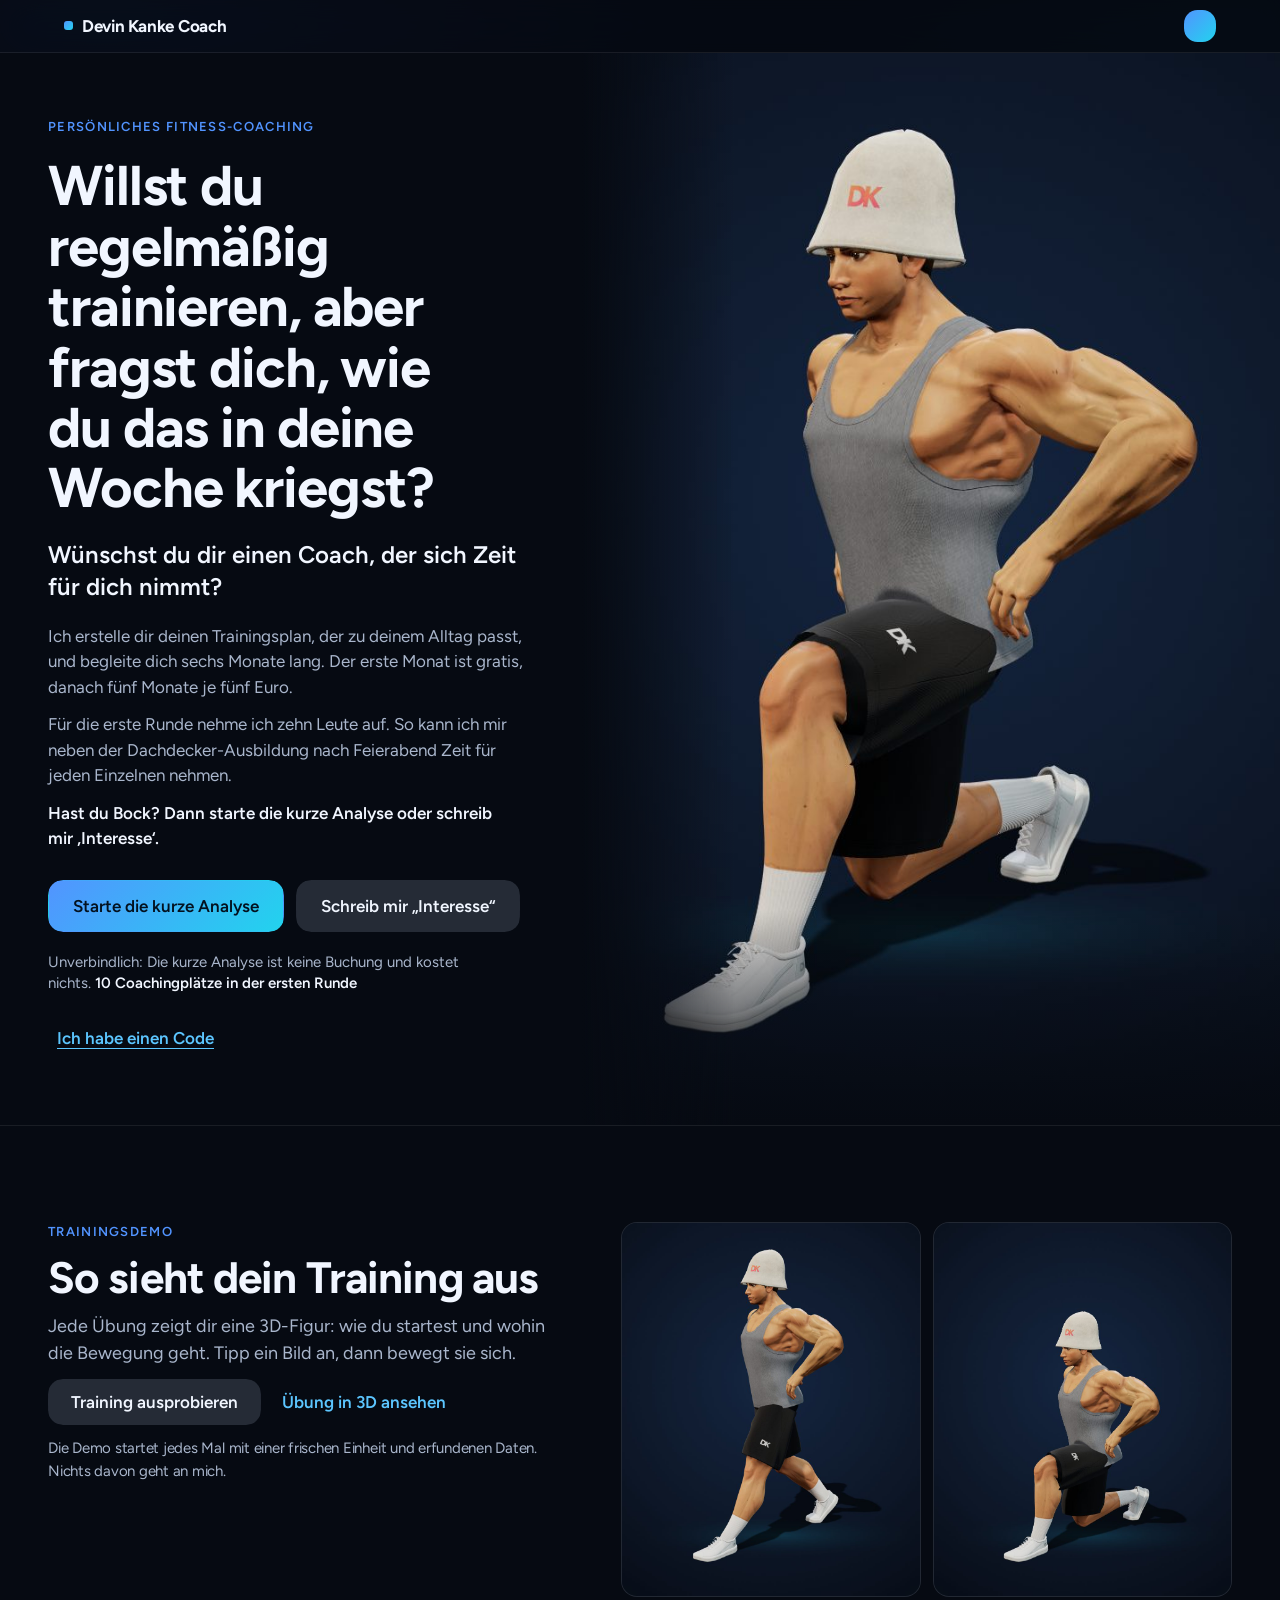
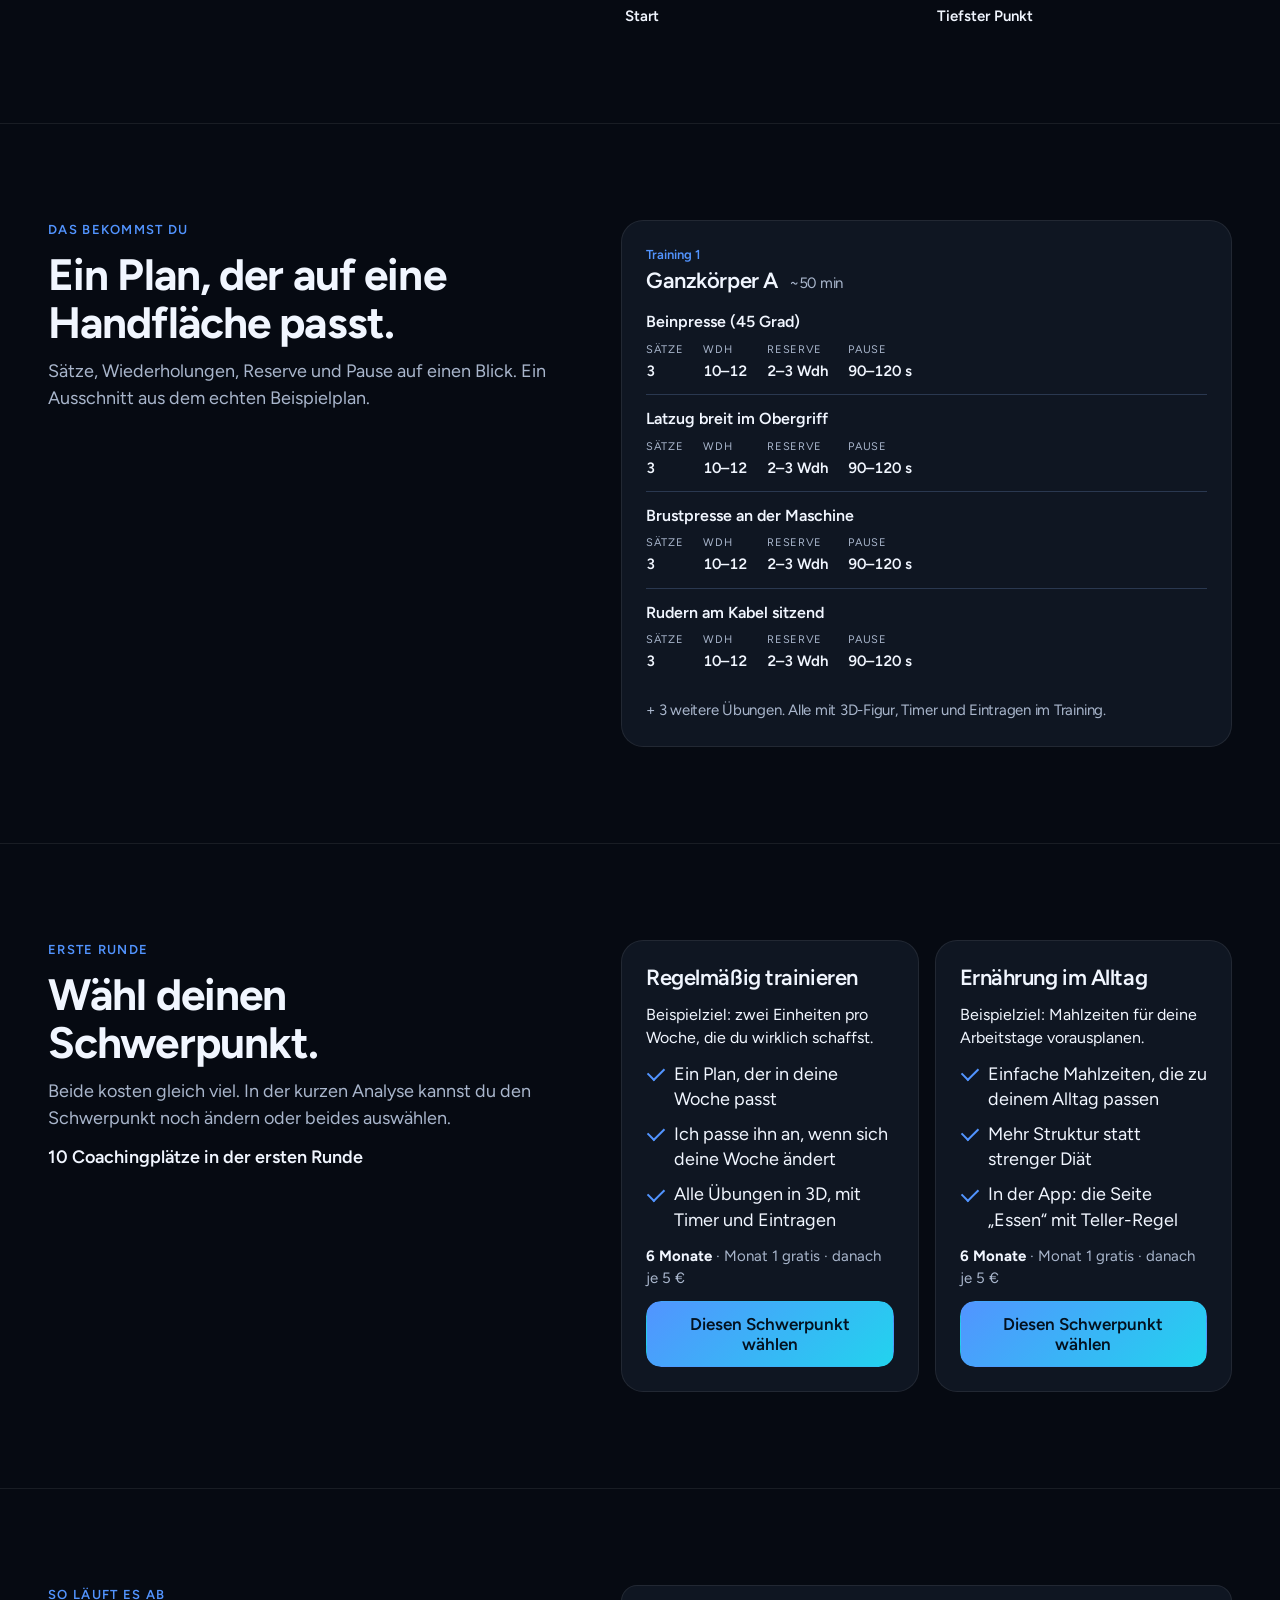
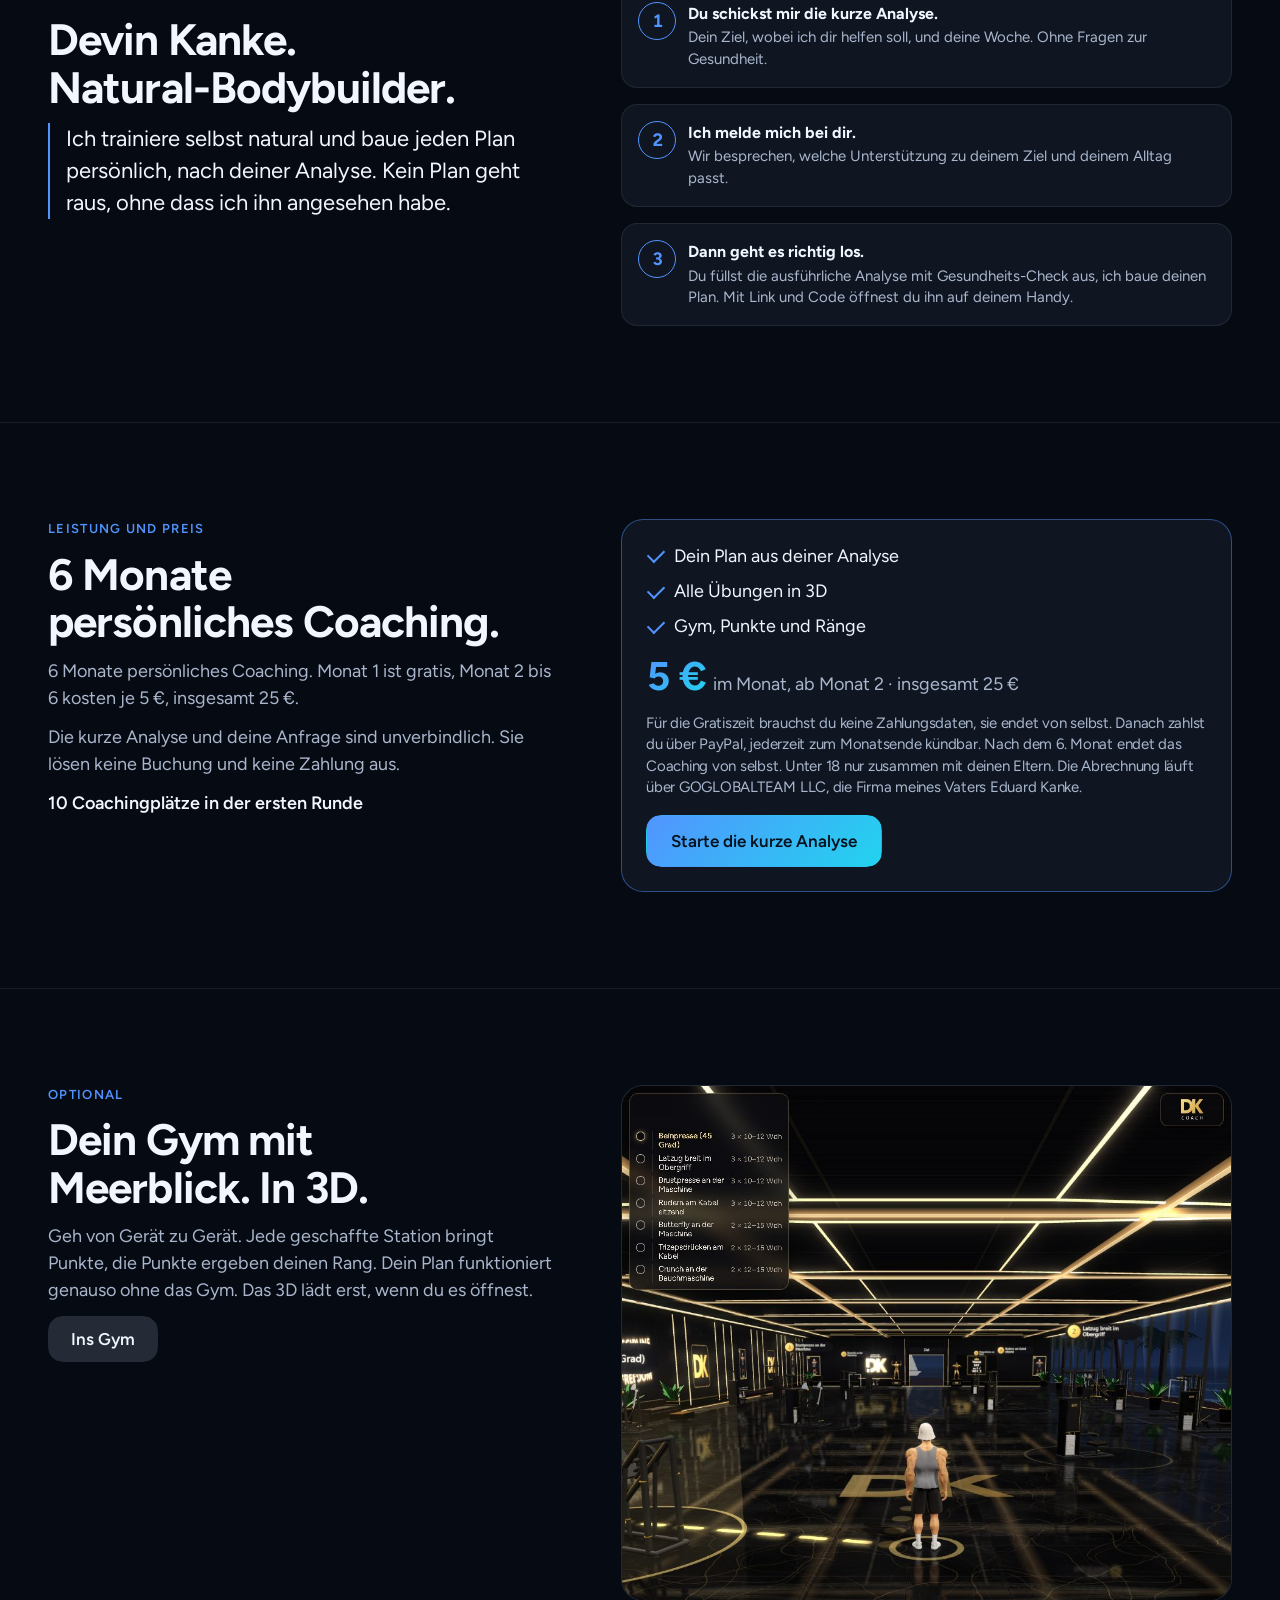
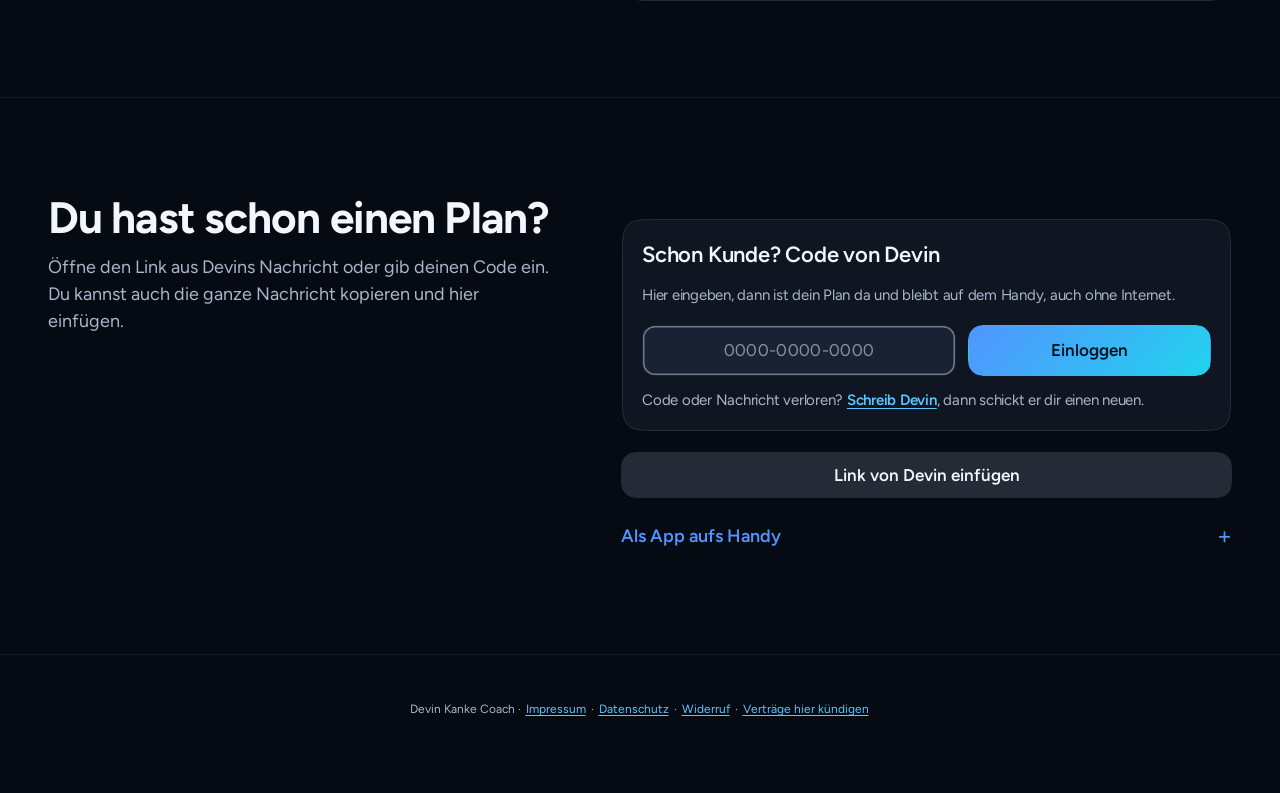
<file: index.html>
<!doctype html>
<html lang="de">
<head>
<meta charset="utf-8"><meta http-equiv="Content-Security-Policy" content="default-src 'none'; script-src 'self' 'wasm-unsafe-eval' 'sha256-0kHb4XYvAkXy/tUUqBb4hDXwXzi+fM/vh4l9e+M5zUE=' 'sha256-R5iDOSeH731keE2u5EsbIg+6mSrbE5sxHAMpt7QkzTU=' 'sha256-47SYuv52ST9yQ76ncm8OHvWn4zem0EXrZt9l4WuC2XY='; style-src 'self' 'unsafe-inline'; img-src 'self' data: blob:; font-src 'self'; media-src 'self'; connect-src 'self' https://search.openfoodfacts.org https://world.openfoodfacts.org https://script.google.com/macros/s/AKfycbyLPzLHNzum-pwciI3_dzC59O2ORegEOl_eoz95GNV7-4xVumbC5oZRW1EZlCbvzE4xHg/exec https://script.googleusercontent.com; manifest-src 'self'; worker-src 'self'; base-uri 'none'; form-action 'none'; object-src 'none'">
<meta name="viewport" content="width=device-width,initial-scale=1,viewport-fit=cover">
<title>Coach Devin Kanke – dein persönlicher Trainingsplan</title>
<meta name="description" content="Coach Devin Kanke: Persönlicher Trainingsplan für Muskelaufbau, Kraft und Fitness, von deinem Coach Devin Kanke. Mit 3D-Übungen, Fortschritts-Statistik und Plan auf dem Handy, auch ohne Internet.">
<meta name="robots" content="index, follow">
<meta property="og:type" content="website"><meta property="og:locale" content="de_DE"><meta property="og:site_name" content="Coach Devin Kanke">
<meta property="og:title" content="Coach Devin Kanke"><meta property="og:description" content="Dein persönlicher Trainingsplan von Coach Devin Kanke."><meta property="og:url" content="https://devin-kanke.com/">
<meta name="twitter:card" content="summary"><meta name="twitter:title" content="Coach Devin Kanke">
<script type="application/ld+json">{"@context":"https://schema.org","@type":"WebSite","name":"Coach Devin Kanke","alternateName":["Devin Kanke Coach","Coach Devin Kanke","Devin Kanke"],"url":"https://devin-kanke.com/","inLanguage":"de"}</script>
<meta name="theme-color" content="#060A12"><script>try{var l=localStorage.getItem('dk_look');if(!/^(champagner|gold|sport|lagune|klar)$/.test(l||'')){l='champagner';localStorage.setItem('dk_look',l)}document.documentElement.dataset.look=l;var m=document.querySelector('meta[name=theme-color]');if(m)m.content={'champagner':'#060A12','gold':'#0E0909','sport':'#0A0812','lagune':'#EEF8F6','klar':'#FFF6F0'}[l]}catch(e){document.documentElement.dataset.look='champagner'}</script>
<meta name="apple-mobile-web-app-capable" content="yes">
<meta name="mobile-web-app-capable" content="yes">
<meta name="apple-mobile-web-app-status-bar-style" content="default">
<meta name="apple-mobile-web-app-title" content="Devin Kanke">
<!-- manifest setzt app.js (nicht auf dem iPhone: dort soll „Zum Home-Bildschirm“ den Link mit dem Plan behalten) -->
<link rel="icon" href="icon.svg" type="image/svg+xml">
<link rel="apple-touch-icon" href="icon-180.png">
<!-- QA 25.11.2026 (Rolle 16): Grundfarbe der Farbwelt sofort (vorher bei langsamem Netz sekundenlang weiß) -->
<style>:where(html){background:#060A12}:where(html[data-look="gold"]){background:#0E0909}:where(html[data-look="sport"]){background:#0A0812}:where(html[data-look="lagune"]){background:#EEF8F6}:where(html[data-look="klar"]){background:#FFF6F0}</style>
<script type="importmap">{ "imports": { "three": "./vendor/three.module.min.js" } }</script>
<!-- Design wie die Trainer-Seite: stil.css kommt aus app/src (build.js kopiert es), buehne.css = 3D-Bühne für beide -->
<link rel="stylesheet" href="schriften/schriften.css">
<link rel="stylesheet" href="stil.css">
<link rel="stylesheet" href="buehne.css">
<link rel="stylesheet" href="sport.css">
<link rel="stylesheet" href="essen.css">
<link rel="stylesheet" href="gesund.css">
<style>
/* Nur Kunden-App: Rahmen ohne claude.ai (dort setzt die Plattform diese Grundwerte) */
html, body { margin: 0; padding: 0; }
img { max-width: 100%; }
[hidden] { display: none !important; }
.kopf .rechts { max-width: 50%; overflow: hidden; text-overflow: ellipsis; white-space: nowrap; }
.willkommen { justify-items: center; text-align: center; padding: 28px 18px; }
.willkommen .logo { width: 72px; height: 72px; border-radius: 18px; }
/* Code-Eingabe und Analyse (seit 29.10.2026) */
.code-feld { width: 100%; max-width: 320px; font-size: 24px; text-align: center; letter-spacing: .08em; font-variant-numeric: tabular-nums; }   /* 12 Ziffern + 2 Striche (13.11.2026) */
.willkommen .einfuegen, .willkommen .einfuegen textarea { width: 100%; }
.analyse .frage { grid-template-columns: 1fr; gap: 8px; }
.analyse .janein span { min-width: 84px; padding: 10px 0; }
.analyse .frage-gross { font-size: 24px; line-height: 1.2; margin-bottom: 4px; }
.analyse .versteckt { position: absolute; width: 1px; height: 1px; overflow: hidden; clip: rect(0 0 0 0); white-space: nowrap; }
/* Über mich, Rechtliches und Umzug (06.11.2026) */
.st-block.st-ueber { padding-bottom: 48px; }
.st-ueber-text { display: grid; justify-items: center; gap: 16px; max-width: 560px; }
.st-ueber-text .logo { width: 64px; height: 64px; border-radius: 16px; }
.st-ueber-text p { margin: 0; font-size: 17px; line-height: 1.47; color: var(--zeile); text-wrap: pretty; }
.st-fuss a { display: inline-block; padding: 14px 2px; color: inherit; text-decoration: underline; text-underline-offset: 2px; }
.umzug .knopf { justify-self: start; }
/* Angebot (21.11.2026): Gratis-Zeit, danach ein Preis im Monat. Startseite und „Zugang abgelaufen“ */
.st-block.st-angebot { padding-bottom: 40px; }
.st-stufen { display: grid; grid-template-columns: repeat(2, minmax(0, 1fr)); gap: 12px; width: 100%; max-width: 560px; }
.st-stufen.weiter { grid-template-columns: minmax(0, 1fr); max-width: 420px; }   /* „Zugang abgelaufen“: mit Bezahl-Knopf */
.st-stufen.eins { grid-template-columns: minmax(0, 1fr); max-width: 360px; }   /* ein Preis für alles (21.11.2026) */
.st-stufe { min-width: 0; display: grid; align-content: start; gap: 8px; padding: 18px 16px; border-radius: 20px; border: 1px solid var(--linie); background: color-mix(in srgb, var(--flaeche) 90%, transparent); color: var(--text); text-align: left; }
.st-stufe.haupt { border-color: var(--akzent); box-shadow: inset 0 0 0 1px var(--akzent); }
.st-stufe-name { font-size: 13px; font-weight: 700; letter-spacing: .14em; text-transform: uppercase; color: var(--text2); }
.st-stufe.haupt .st-stufe-name { color: var(--text); }
.st-stufe-preis { margin: 0; }
.st-stufe-preis b { font-size: 34px; line-height: 1; letter-spacing: -.02em; }
.st-stufe-preis span { font-size: 14px; color: var(--text2); }
.st-stufe ul { margin: 0; padding-left: 18px; display: grid; gap: 4px; font-size: 14px; line-height: 1.4; }
.st-stufe .knopf { margin-top: 6px; text-align: center; text-decoration: none; }
.st-stufen > p { grid-column: 1 / -1; margin: 0; text-align: center; }
@media (max-width: 359px) { .st-stufen { grid-template-columns: 1fr; } }
/* Gesamttest 13.11.2026: Analyse-Knopf und Farbwelt oben rechts zählen 44 px hoch bzw. breit (vorher 42 und 40). Nach links nur 6 px, dort steht der andere Knopf (12 px Abstand) */
.kopf .st-nav::before { inset: -7px -6px; }
.look-wahl::before { inset: -8px -10px -8px -6px; }
/* Gesamttest 13.11.2026: „Hier bist du“ im Rang lag in Klar auf dem getönten Grund bei 4,1:1, jetzt volle Textfarbe */
.rang-leiter li.jetzt .leise { color: var(--text); }
/* Gesamttest 13.11.2026: „Aufwärmen“ zum Aufklappen war nur 21 px hoch. Größere Trefferfläche, Aufbau fast gleich (oben 10 px tiefer, damit „Ins Gym gehen“ darüber nichts abgibt) */
.block details > summary.klein { padding-block: 12px; margin-block: -2px -12px; }
.tm.still .tm-in > * { animation: none; }   /* Schmerz-Skala: ein Tipp auf eine Zahl blendete die ganze Ansicht neu ein (Gesamttest 13.11.2026) */
.aktionen { gap: 12px; }   /* Gesamttest 13.11.2026: „Training starten“ und „Ins Gym gehen“ standen 8 px auseinander, der 6-px-Rand des einen reichte über die Mitte */
/* Nachbesserung 14.11.2026 (nur Kunden-App, buehne.css gilt auch für die Trainer-Seite):
   Rang-Wappen: Zahl mit mindestens 4,5:1 gegen beide Enden des Verlaufs. Dunkle Metalle (1–5) weiße Zahl, das helle Ende etwas dunkler;
   helle Metalle (6–10) dunkle Zahl, bei 9 und 10 das dunkle Ende etwas heller. „Coach DK erklärt“ 44 px hoch (vorher 42) */
.rang-wappen.t1 { --a: #6c7585; } .rang-wappen.t2 { --a: #a06a3b; } .rang-wappen.t3 { --a: #6c747e; } .rang-wappen.t4 { --a: #5a7790; --b: #455d73; } .rang-wappen.t5 { --a: #5d7886; }
.rang-wappen.t9 { --b: #4291dc; } .rang-wappen.t10 { --b: #e6508c; }
.rang-wappen:is(.t6, .t7, .t8, .t9, .t10) { color: #16181d; }
.rang-wappen:is(.t6, .t7, .t8, .t9, .t10) b { text-shadow: 0 1px 0 rgba(255, 255, 255, .35); }
.erklaer-knopf { min-height: 44px; }
/* Live-Gym (Nachbesserung 14.11.2026): Bis 520 px lag „PR-Raum“ unten rechts auf dem großen Knopf und dem Hilfetext (mit Maus), bei 320 px
   mit Touch berührte er den großen Knopf, sobald der Übungsname dreizeilig wird. Jetzt oben rechts unter Mond und Schließen, neben dem Plan ist Platz.
   Mit Maus steht der Hilfetext über dem großen Knopf statt auf ihm und der runden Karte; ab 1101 px steht der große Knopf über der Tasten-Leiste */
@media (max-width: 520px) { .raum.live .raum-pr-knopf { top: calc(124px + env(safe-area-inset-top, 0px)); bottom: auto; } }
@media (hover: hover) and (pointer: fine) and (max-width: 520px) { .raum.live .raum-tipp { bottom: calc(232px + env(safe-area-inset-bottom, 0px)); } }
@media (hover: hover) and (pointer: fine) and (min-width: 1101px) { .raum.live .raum-unten { bottom: calc(68px + env(safe-area-inset-bottom, 0px)); } .raum.live .raum-tipp { bottom: calc(150px + env(safe-area-inset-bottom, 0px)); } }
body.start .umzug { grid-column: 1 / -1; margin: 12px 12px 0; }
/* Wie eine App (07.11.2026, Devin: „dass du nichts markieren kannst“, „dass man nicht reinzoomen kann“): kein Markieren außer in Feldern, kein Doppeltipp-Zoom */
html { touch-action: manipulation; -webkit-text-size-adjust: 100%; text-size-adjust: 100%; }
body { -webkit-user-select: none; user-select: none; -webkit-touch-callout: none; }
input, textarea, select, [contenteditable="true"] { -webkit-user-select: text; user-select: text; -webkit-touch-callout: default; }
/* Größere Trefferfläche: In der Kunden-App stehen Knöpfe mindestens 12 px auseinander, darum 6 px Rand statt 4 (auf der Trainer-Seite nur 8 px Lücke) */
html :where(button, a[href], [role=button], label, summary):where(.knopf, .eb-knopf)::before { inset: -6px; }
/* Code-Leiste oben auf der Startseite (07.11.2026, Devin: „eine Leiste, wo du deinen Code direkt eingeben kannst … als Erstes gezeigt“) */
.code-leiste { display: grid; gap: 6px; }
body.start .code-leiste { grid-column: 1 / -1; margin: 12px 12px 0; }   /* wie die Karte „Neue Adresse“: Abstand zum Rand, auf dem PC über beide Spalten */
.code-leiste .lbl { font-size: 19px; font-weight: 600; letter-spacing: -.01em; }
.code-leiste .leise { margin: 0; }
.code-reihe { display: flex; flex-wrap: wrap; gap: 12px; align-items: stretch; margin-top: 4px; }   /* sehr schmal: Knopf rutscht unter das Feld, der Code bleibt ganz sichtbar */
.code-reihe .code-feld { flex: 1 0 calc(14ch + 40px); min-width: 0; font-size: 17px; letter-spacing: .02em; padding-left: 10px; padding-right: 10px; text-align: center; font-variant-numeric: tabular-nums; }
.code-reihe .knopf { flex: 1 0 auto; }
.code-leiste [role="status"]:empty { display: none; }
/* Kunden-Test 22.11.2026: Preis gleich oben auf der Startseite, Hinweis beim Satz-Eintragen */
.st-held .st-preis { margin: 14px 0 0; font-size: 15px; font-weight: 600; opacity: .8; }
.tm-speichert { margin: 10px 0 0; }
/* PC und MacBook (07.11.2026, Devin: „auf dem PC … schön aussieht … Schrift schöner … schöne Effekte“): ab 1024 px ein ruhiger Rahmen bis 1280 px,
   große Überschriften mit enger Laufweite, größere Zeilen, Code-Leiste mittig. Effekte: Karten heben sich unter der Maus, die große Überschrift glänzt sanft. */
@media (min-width: 1024px) {
  body.start .inhalt { max-width: 1280px; margin-inline: auto; gap: 20px; padding-inline: 24px; }
  body.start .kopf-innen { max-width: 1280px; }
  body.start .code-leiste { justify-self: center; width: min(640px, 100%); margin: 24px 0 4px; padding: 22px 26px; }
  .code-leiste .lbl { font-size: 22px; }
  .st-block { border-radius: 32px; padding-block-start: 80px; gap: 36px; }
  .st-block.st-held { padding-top: 96px; border-radius: 36px; }
  .st-text { max-width: 780px; gap: 12px; }
  .st-block h1 { font-size: clamp(64px, 6.2vw, 96px); line-height: 1.02; letter-spacing: -.035em; font-weight: 700; }
  .st-block h2 { font-size: clamp(44px, 3.8vw, 60px); line-height: 1.05; letter-spacing: -.028em; font-weight: 700; }
  .st-zeile { font-size: 24px; line-height: 1.35; letter-spacing: -.005em; }
  .st-knoepfe { gap: 16px; margin-top: 22px; }
  .st-knoepfe .knopf { min-height: 52px; padding-inline: 26px; font-size: 18px; }
  .st-bild { max-width: 960px; }
  .st-mock, .st-fragen, .st-eigen .einfuegen { max-width: 480px; }
  .st-block:not(.st-held) { transition: transform .5s var(--feder), box-shadow .5s var(--sanft); }
  .st-block:not(.st-held):hover { transform: translateY(-6px); box-shadow: 0 30px 60px -30px rgba(0, 0, 0, .45); }
  .st-held h1 { background: linear-gradient(100deg, var(--held-text) 25%, var(--akzent-hell) 50%, var(--held-text) 75%) 0 0 / 250% 100%; -webkit-background-clip: text; background-clip: text; -webkit-text-fill-color: transparent; animation: st-glanz 8s ease-in-out 1; }   /* Ruhig und schön (19.11.2026): einmal glänzen statt endlos */
  @keyframes st-glanz { 0%, 100% { background-position: 100% 0; } 50% { background-position: 0 0; } }
}
@media (min-width: 1024px) and (prefers-reduced-motion: reduce) { .st-held h1 { animation: none; } .st-block:not(.st-held):hover { transform: none; } }
/* Schrift (09.11.2026, Devin: „nicht so eckig, nicht so pixelig, schön sauber, ein bisschen größer“). Wellen-Video und Studio-Bild gibt es seit Look 5 (27.11.2026) nicht mehr: Der Hintergrund ist die Farbe der Welt mit zwei stehenden Lichtern (sport.css). */
html:root { --f-text: "Figtree", -apple-system, BlinkMacSystemFont, "Segoe UI", system-ui, Roboto, sans-serif; --f-display: var(--f-text); --f-zahl: var(--f-text); }
body { font-size: 18px; letter-spacing: 0; text-rendering: optimizeLegibility; -webkit-font-smoothing: antialiased; -moz-osx-font-smoothing: grayscale; }
.klein { font-size: 15px; }
.knopf { font-size: 17px; letter-spacing: 0; }
.knopf.klein { font-size: 15px; }
nav.leiste button { font-size: 13px; letter-spacing: 0; }
@media (min-width: 1024px) { .st-block h1 { letter-spacing: -.025em; } .st-block h2 { letter-spacing: -.02em; } }
/* Feinschliff (10.11.2026, Devin: „professionell Design … wie eine App, die man täglich benutzen kann und es nächsten Tag benutzen will“).
   Nur Kunden-App. Kopf mit Gruß, Wochenkarte, Fortschritt, ruhige Übungszeilen, Technik-Tipp, Ruhetag, Plan-Werte in vier Spalten. Farben nur aus den Farbwelten. */
.plan-kopf.gruss { gap: 2px; }
.plan-kopf.gruss h1 { text-wrap: balance; }
.plan-kopf.gruss .meldung { margin-top: 10px; }
.woche-karte { gap: 14px; }
.woche-kopf { display: grid; grid-template-columns: minmax(0, 1fr) auto; align-items: center; gap: 2px 12px; }
.woche-kopf p { grid-column: 1 / -1; text-wrap: pretty; }
.woche-kopf .knopf { margin-right: -8px; }
.woche-karte .wochenleiste .wt { min-height: 70px; background: none; border-color: transparent; box-shadow: none; }
.woche-karte .wochenleiste .wt.heute { border-color: var(--akzent); }
.woche-karte .wochenleiste .wt.an { background: var(--knopf-voll); border-color: transparent; }
.woche-karte .wochenleiste .wt.an.kg-zieht { box-shadow: 0 16px 34px -12px rgba(0, 0, 0, .55); }
.woche-karte .wt .wt-nr { font-size: 17px; font-weight: 600; line-height: 1.15; color: var(--text); font-variant-numeric: tabular-nums; }
.woche-karte .wt.vorbei .wt-nr { color: var(--text2); font-weight: 500; }
.woche-karte .wt.an .wt-nr { color: inherit; }
.woche-karte .wt.fertig b { color: var(--gut); }
.woche-karte .wt.an.fertig b { color: var(--auf-voll); }
.woche-stand { display: flex; align-items: center; gap: 12px; }
.woche-ring { position: relative; flex: 0 0 auto; width: 46px; height: 46px; display: grid; place-items: center; }
.woche-ring::before { content: ""; position: absolute; inset: 0; border-radius: 50%;
  background: conic-gradient(var(--akzent-hell) calc(var(--p, 0) * 1%), color-mix(in srgb, currentColor 14%, transparent) 0);
  -webkit-mask: radial-gradient(farthest-side, transparent calc(100% - 5px), #000 calc(100% - 4.5px)); mask: radial-gradient(farthest-side, transparent calc(100% - 5px), #000 calc(100% - 4.5px)); }
.woche-ring b { font-size: 14px; font-weight: 600; font-variant-numeric: tabular-nums; }
.woche-stand.voll .woche-ring::before { background: var(--gut); }
.woche-stand.voll .woche-ring b { font-size: 19px; color: var(--gut); }
.woche-text { display: grid; gap: 1px; min-width: 0; }
.woche-text b { font-size: 16px; font-weight: 600; line-height: 1.3; }
.woche-text small { font-size: 14px; color: var(--text2); }
.fortschritt { display: grid; gap: 8px; }
.fortschritt-balken { height: 6px; border-radius: 99px; background: color-mix(in srgb, currentColor 14%, transparent); overflow: hidden; }
.fortschritt-balken i { display: block; height: 100%; border-radius: inherit; background: var(--knopf-voll); }
.fortschritt.voll .fortschritt-balken i { background: var(--gut); }
.block.heute .ueb-liste { gap: 0; }
.block.heute .ueb-karte { background: none; border: 0; border-top: 1px solid var(--linie); border-radius: 0; padding: 12px 0; }
.block.heute .ueb-karte:last-child { padding-bottom: 0; }
.block.heute .ueb-name { font-size: 17px; line-height: 1.25; }
.block.heute .ueb-name::after { color: var(--text2); }
.block.heute .ueb-dosis { color: var(--text2); }
.block.heute .ueb-dosis b { color: var(--text); }
.block.heute .mini3d { width: 48px; height: 48px; border-radius: 12px; }
.block.tagestipp { grid-template-columns: minmax(0, 1fr) auto; align-items: center; column-gap: 14px; }
.tipp-text { display: grid; gap: 4px; justify-items: start; min-width: 0; }
.tipp-text small { font-size: 14px; font-weight: 600; color: var(--akzent-hell); }
.tipp-text p { font-size: 16px; line-height: 1.4; color: var(--text2); text-wrap: pretty; }
.naechstes { display: flex; align-items: center; gap: 12px; padding: 12px 14px; border-radius: 14px; background: var(--reihe); border: 1px solid var(--rand-weich); }
.naechstes > span { flex: 1; display: grid; gap: 2px; min-width: 0; }
.naechstes small { font-size: 13px; color: var(--text2); }
.naechstes b { font-weight: 600; }
.rang-kurz-ziel { font-size: 13px; font-weight: 400; color: var(--text2); }
.block > ul:not([class]), #trainingstage > ul { margin: 0; padding-left: 20px; }
#trainingstage .optionen { display: grid; grid-template-columns: repeat(7, minmax(0, 1fr)); gap: 6px; max-width: 440px; }
#trainingstage .optionen span { display: grid; place-items: center; padding: 0; min-height: 44px; font-size: 15px; }
@media (max-width: 520px) {
  table.ueb tr { display: grid; grid-template-columns: .7fr 1fr 1fr 1.3fr; gap: 6px 10px; padding: 12px 0; }
  table.ueb td:first-child { grid-column: 1 / -1; padding-bottom: 0; }
  table.ueb td.z { display: grid; gap: 1px; font-size: 16px; font-weight: 600; white-space: nowrap; }
  table.ueb td.z::before { content: attr(data-l); font-size: 12px; font-weight: 400; color: var(--text2); }
}
/* Glas, Linse und durchsichtige Karten (16. bis 18.11.2026) gibt es seit Look 5 (27.11.2026) nicht mehr: Karten sind dichte Flächen, Knöpfe haben die Apple-Ecke (sport.css, Teil 2 und 4). */
/* Rang mit Medaille (16.11.2026, Devin: „dass man da so eine Medaille direkt sieht, dass du dann hochgehen kannst und so dein Level-System siehst“).
   rang.js baut die Medaille aus Band (.rm-band) und Scheibe (.rm-scheibe); Metall kommt aus --a/--b je Rang, das Band aus --band1/--band2.
   Karte auf „Heute“: Medaille, Rang x von 10, Punkte, Balken bis zur nächsten (gesperrten) Medaille, kleiner Level-Weg. Rang-Seite: „Dein Weg nach oben“. */
.rang-wappen.rm { width: 46px; height: 58px; display: block; background: none; clip-path: none; color: #fff; font-size: 17px; }
.rang-wappen.rm.gross { width: 122px; height: 150px; font-size: 46px; }
.rm-band { position: absolute; top: 0; left: 50%; width: 58%; height: 50%; transform: translateX(-50%);
  background: linear-gradient(90deg, var(--band1) 0 34%, var(--band2) 34% 66%, var(--band1) 66%); clip-path: polygon(0 0, 100% 0, 100% 100%, 50% 78%, 0 100%); filter: brightness(.95); }
.rm-scheibe { position: absolute; left: 0; right: 0; bottom: 0; aspect-ratio: 1; border-radius: 50%; display: grid; place-items: center; overflow: hidden;
  background: radial-gradient(circle at 32% 26%, rgba(255, 255, 255, .7), rgba(255, 255, 255, 0) 38%), conic-gradient(from 200deg, var(--a), var(--b), var(--a), var(--b), var(--a));
  box-shadow: inset 0 0 0 2px rgba(255, 255, 255, .45), inset 0 -5px 10px rgba(0, 0, 0, .35), 0 8px 16px -8px rgba(0, 0, 0, .65); }
.rm-scheibe::before { content: ""; position: absolute; inset: 15%; border-radius: 50%; border: 1.5px solid rgba(255, 255, 255, .45); box-shadow: inset 0 1px 3px rgba(0, 0, 0, .3); }
.rang-wappen.rm.gross .rm-scheibe::before { border-width: 3px; }
.rm-scheibe b { position: relative; margin: 0; font-weight: 800; text-shadow: 0 1px 2px rgba(0, 0, 0, .5); }
.rang-wappen.rm:is(.t6, .t7, .t8, .t9, .t10) .rm-scheibe b { color: #16181d; text-shadow: 0 1px 0 rgba(255, 255, 255, .45); }
/* Glanz, der ab und zu über die eigene Medaille läuft */
.rm-scheibe::after { content: ""; position: absolute; top: -20%; bottom: -20%; width: 40%; left: -60%; transform: skewX(-18deg); background: linear-gradient(90deg, transparent, rgba(255, 255, 255, .75), transparent); animation: rm-glanz 1.8s ease-in-out .8s 2 both; }
@keyframes rm-glanz { 0%, 30% { left: -60%; } 100% { left: 130%; } }
/* Finger und Wischen (17.11.2026): keine Dauer-Animation: Glanz zweimal, Puls von „Coach DK erklärt“ dreimal */
@media (prefers-reduced-motion: no-preference) { .ek-welle { animation-iteration-count: 3; } }
.rang-wappen.rm.zu { filter: grayscale(1) brightness(.85); opacity: .55; }
.rang-wappen.rm.zu .rm-scheibe::after { content: none; }
.rang-wappen.rm.zu .rm-scheibe b { color: #fff; text-shadow: 0 1px 2px rgba(0, 0, 0, .5); }
.rang-auf .rang-wappen.rm.gross, .rang-held .rang-wappen.rm.gross { filter: drop-shadow(0 10px 24px color-mix(in srgb, var(--a) 55%, transparent)); }
/* Karte auf „Heute“ */
.rang-kurz.rm-karte { display: grid; gap: 8px; padding: 14px 16px; }
.rm-oben { display: flex; align-items: center; gap: 14px; }
.rm-karte .rang-kurz-text { gap: 0; }
.rm-stufe { font-size: 13px; color: var(--text2); }
.rm-karte .rang-kurz-text b { font-size: 20px; font-weight: 700; line-height: 1.2; }
.rm-karte .rang-kurz-pkt { display: grid; justify-items: end; line-height: 1.1; }
.rm-karte .rang-kurz-pkt b { font-size: 22px; font-weight: 800; }
.rm-karte .rang-kurz-pkt small { font-size: 12px; font-weight: 400; color: var(--text2); }
.rm-ziel { display: flex; align-items: center; gap: 10px; }
.rm-ziel .rang-balken { flex: 1; height: 10px; }
.rm-ziel .rang-wappen.rm { width: 26px; height: 33px; font-size: 11px; }
.rm-weg { display: grid; grid-template-columns: repeat(10, 1fr); gap: 6px; padding-top: 2px; }
.rm-weg i { height: 6px; border-radius: 99px; background: color-mix(in srgb, currentColor 16%, transparent); }
.rm-weg i.da { background: var(--akzent-hell); }
.rm-weg i.jetzt { background: var(--akzent-hell); box-shadow: 0 0 0 2px color-mix(in srgb, var(--akzent-hell) 35%, transparent), 0 0 10px var(--akzent-hell); }
/* Rang-Seite: Dein Weg nach oben */
.rm-pfad { position: relative; gap: 4px; }
.rm-pfad::before { content: ""; position: absolute; left: 33px; top: 30px; bottom: 30px; width: 3px; border-radius: 3px; background: color-mix(in srgb, currentColor 14%, transparent); }
.rm-pfad li { position: relative; display: grid; grid-template-columns: 46px minmax(0, 1fr); align-items: center; gap: 4px 14px; padding: 8px 10px; }
.rm-pfad li .rang-balken { grid-column: 2; height: 6px; }
.rm-pfad li.drin::after { content: ""; position: absolute; left: 33px; bottom: 50%; height: calc(100% + 4px); width: 3px; border-radius: 3px; background: var(--akzent-hell); z-index: 0; }
.rm-pfad li.drin:last-child::after { content: none; }
.rm-pfad li.jetzt::after { content: none; }
.rm-pfad li .rang-wappen { position: relative; z-index: 1; }
.rm-pfad-text { display: grid; gap: 1px; min-width: 0; }
.rm-pfad li.zu { opacity: 1; }
.rm-pfad li.zu .rm-pfad-text b { color: var(--text2); font-weight: 500; }
.rm-pfad li.jetzt { background: color-mix(in srgb, var(--akzent) 14%, transparent); border-radius: 16px; box-shadow: inset 0 0 0 1px color-mix(in srgb, var(--akzent) 35%, transparent); }
.rm-pfad li.jetzt .rm-pfad-text b { font-size: 19px; }
@media (prefers-reduced-motion: reduce) { .rm-scheibe::after { animation: none; content: none; } }
/* 16.11.2026: Hinweis „Neue Version da“, Offline-Anzeige, Übergabe-Code */
.update-hinweis { position: fixed; z-index: 90; left: 12px; right: 12px; top: calc(10px + env(safe-area-inset-top, 0px)); max-width: 520px; margin: 0 auto; display: flex; align-items: center; gap: 12px; padding: 12px 12px 12px 16px; border-radius: 18px; background: #1C1C1E; color: #FFF; box-shadow: 0 12px 34px rgba(0,0,0,.3); }
.update-hinweis .update-text { display: grid; gap: 2px; flex: 1; min-width: 0; }
.update-hinweis b { font-size: 16px; }
.update-hinweis small { font-size: 13px; color: #D1D1D6; line-height: 1.3; }
.update-hinweis .knopf { flex: none; min-height: 48px; white-space: nowrap; }
.netz-hinweis { position: fixed; z-index: 85; left: 50%; transform: translateX(-50%); bottom: calc(86px + env(safe-area-inset-bottom, 0px)); width: max-content; max-width: calc(100% - 24px); padding: 10px 14px; border-radius: 14px; background: #3A3A3C; color: #FFF; font-size: 14px; line-height: 1.3; text-align: center; pointer-events: none; box-shadow: 0 8px 24px rgba(0,0,0,.25); }
body:has(.raum) .netz-hinweis { bottom: auto; top: calc(10px + env(safe-area-inset-top, 0px)); font-size: 12px; padding: 6px 10px; }
.uebergabe-code { margin: 8px 0 0; font-size: 34px; font-weight: 800; letter-spacing: .06em; font-variant-numeric: tabular-nums; }
/* Dein Fortschritt (17.11.2026): Karte auf „Heute“ und eigene Seite (app.js → ansichtFortschritt, Rechnung statistik.js). Farben nur aus den Farbwelten:
   mehr als davor in --gut, weniger bleibt ruhig in --text2 (kein Rot, Entlastung gehört dazu). Alles in Spalten mit minmax(0, …): kein Überlauf bis 320 px. */
.fs-karte, .fs-zeitraum { gap: 14px; }
.fs-mini { display: grid; grid-template-columns: repeat(3, minmax(0, 1fr)); gap: 8px; }
.fs-zahlen { display: grid; grid-template-columns: repeat(2, minmax(0, 1fr)); gap: 10px; }
.fs-kachel { display: grid; align-content: start; gap: 2px; min-width: 0; padding: 12px; border-radius: 14px; background: var(--reihe); border: 1px solid var(--rand-weich); text-shadow: none; }
.fs-kachel > small { font-size: 13px; color: var(--text2); }
.fs-kachel > b { font-size: 22px; font-weight: 700; line-height: 1.15; font-variant-numeric: tabular-nums; overflow-wrap: anywhere; }
.fs-mini .fs-kachel { padding: 10px; }
.fs-mini .fs-kachel > b { font-size: 20px; }
.fs-einheit { font-size: 14px; font-weight: 500; color: var(--text2); }
.fs-vorher { font-size: 12px; color: var(--text2); font-variant-numeric: tabular-nums; }
.fs-aend { justify-self: start; font-size: 13px; font-weight: 600; font-variant-numeric: tabular-nums; color: var(--text2); white-space: nowrap; }
.fs-aend.hoch { color: var(--gut); }
.fs-hinweis { margin: 0; padding: 10px 12px; border-radius: 12px; background: var(--reihe); color: var(--text2); text-shadow: none; }
.fs-zurueck { justify-self: start; margin-left: -8px; }
.fs-wahl { display: grid; grid-template-columns: repeat(4, minmax(0, 1fr)); gap: 4px; padding: 4px; border-radius: 16px; background: var(--reihe); border: 1px solid var(--rand-weich); }
.fs-wahl-knopf { min-width: 0; min-height: 44px; padding: 0 4px; border: 0; border-radius: 12px; background: none; color: var(--text2); font: inherit; font-size: 15px; font-weight: 600; cursor: pointer; transition: background .2s var(--sanft), color .2s var(--sanft); }
.fs-wahl-knopf[aria-pressed="true"] { background: var(--knopf-voll); color: var(--auf-voll); }
.fb-wahl { grid-template-columns: 1fr; }   /* Feedback an Devin (20.11.2026): drei Antworten untereinander */
.fb-wahl .fs-wahl-knopf { text-align: left; padding: 0 14px; }
.fs-zeit { display: grid; grid-template-columns: 44px minmax(0, 1fr) 44px; align-items: center; gap: 8px; }
.fs-zeit-text { display: grid; justify-items: center; text-align: center; gap: 2px; min-width: 0; }
.fs-zeit-text b { font-size: 20px; font-weight: 700; line-height: 1.2; }
.fs-zeit-text small { font-size: 14px; color: var(--text2); }
.fs-pfeil { width: 44px; height: 44px; padding: 0; border-radius: 50%; border: 1px solid var(--rand-weich); background: var(--reihe); color: var(--text); font: inherit; font-size: 24px; line-height: 1; cursor: pointer; }
.fs-pfeil:disabled { opacity: .35; cursor: default; }
.fs-diagramm { display: grid; gap: 6px; min-width: 0; }
.fs-diagramm-titel { font-size: 13px; color: var(--text2); }
.fs-balken { display: grid; gap: 3px; min-width: 0; }
.fs-saeule { display: grid; gap: 4px; min-width: 0; }
.fs-saeule-feld { position: relative; display: block; height: 96px; border-radius: 5px; background: color-mix(in srgb, currentColor 9%, transparent); overflow: hidden; }
.fs-saeule-feld i { position: absolute; left: 0; right: 0; bottom: 0; border-radius: inherit; background: var(--knopf-voll); }
.fs-saeule.heute .fs-saeule-feld { box-shadow: inset 0 0 0 2px var(--akzent); }
.fs-saeule.spaeter .fs-saeule-feld { opacity: .45; }
.fs-saeule small { display: block; height: 14px; font-size: 11px; line-height: 14px; text-align: center; color: var(--text2); white-space: nowrap; }   /* feste Höhe: Säulen ohne Beschriftung stehen sonst tiefer */
.fs-liste { display: grid; }
.fs-ueb { display: grid; gap: 4px; padding: 12px 0; border-top: 1px solid var(--linie); min-width: 0; }
.fs-ueb:first-child { border-top: 0; padding-top: 2px; }
.fs-ueb-kopf { display: flex; flex-wrap: wrap; align-items: center; gap: 6px 10px; }
.fs-ueb-kopf b { font-size: 17px; font-weight: 600; min-width: 0; overflow-wrap: anywhere; }
.fs-ueb-wert { display: flex; flex-wrap: wrap; align-items: baseline; gap: 4px 12px; }
.fs-ueb-wert small { color: var(--text2); font-size: 14px; }
.fs-ueb-wert b { font-variant-numeric: tabular-nums; }
.fs-ueb > small { font-size: 14px; }
.fs-chip { font-size: 12px; font-weight: 600; padding: 3px 10px; border-radius: 999px; background: var(--reihe); color: var(--text2); border: 1px solid var(--rand-weich); text-shadow: none; }
.fs-chip.rekord { background: color-mix(in srgb, var(--gut) 16%, var(--reihe)); color: var(--gut); border-color: color-mix(in srgb, var(--gut) 45%, transparent); }
.fs-info ul { margin: 0; padding-left: 20px; display: grid; gap: 6px; color: var(--text2); }
/* Statistik in der Leiste (21.11.2026): sieben Knöpfe, die Beschriftung wird auf schmalen Handys etwas kleiner, damit „Statistik“ ganz passt */
nav.leiste div.sieben button { padding-left: 0; padding-right: 0; font-size: clamp(9.5px, 2.75vw, 11px); letter-spacing: -.01em; white-space: nowrap; }
nav.leiste div.sieben button span { max-width: 100%; overflow: hidden; text-overflow: clip; }
@media (max-width: 359px) { nav.leiste { left: 6px; right: 6px; padding: 4px; } nav.leiste div.sieben button { font-size: 9.5px; letter-spacing: -.02em; } }
.fs-zeit.ohne-pfeile { grid-template-columns: minmax(0, 1fr); }
.fs-wahl.st-wahl { grid-template-columns: repeat(5, minmax(0, 1fr)); }
.st-wahl .fs-wahl-knopf { font-size: 14px; padding: 0 2px; }
/* Status „Deine Ernährung“ (23.11.2026) */
.status-essen .st-zahl b { font-size: 17px; }
.status-essen .st-hand, .status-essen .st-schritte { margin-top: 14px; }
.status-essen ul { margin: 6px 0 0; padding-left: 20px; }
.status-essen .lbl { display: block; margin-top: 16px; font-weight: 600; }
.status-essen #st-gewicht { flex: 1 1 120px; max-width: 180px; min-width: 0; }
/* QA 25.11.2026 (Rolle 14): Mit Tab angesprungene Elemente rutschten unter die schwebende Leiste bzw. die Kopfzeile */
html { scroll-padding-top: 76px; scroll-padding-bottom: 112px; }
/* QA 25.11.2026 (Rolle 14): Der Trainings-Dialog bekommt beim Öffnen den Fokus, ohne Rahmen um die ganze Fläche (der nächste Tab zeigt den Rahmen am Knopf) */
.tm:focus { outline: none; }
/* QA 25.11.2026 (Rolle 15): Bei 200 % Zoom (640×400) lag die feste Speichern-Leiste über Satz/Ziel/Reserve. Bei sehr wenig Höhe läuft sie mit. */
@media (max-height: 480px) { .tm-aktion { position: static; } }
</style>
</head>
<body>
<div class="app">
  <header class="kopf"><div class="kopf-innen">
    <div class="marke">Devin Kanke Coach</div>
    <div class="rechts" id="wer"></div>
  </div></header>
  <main><div class="inhalt" id="ansicht"><p class="leise">Lädt …</p></div></main>
  <nav class="leiste" aria-label="Bereiche" hidden><div id="leiste"></div></nav>
</div>
<noscript><p style="padding:16px">Devin Kanke Coach braucht JavaScript.</p></noscript>
<script src="kompakt.js" defer></script>
<script src="gefuehl.js" defer></script>
<script src="antippen.js" defer></script>
<script src="sport.js" defer></script>
<script type="module" src="app.js"></script>
</body>
</html>
</file>
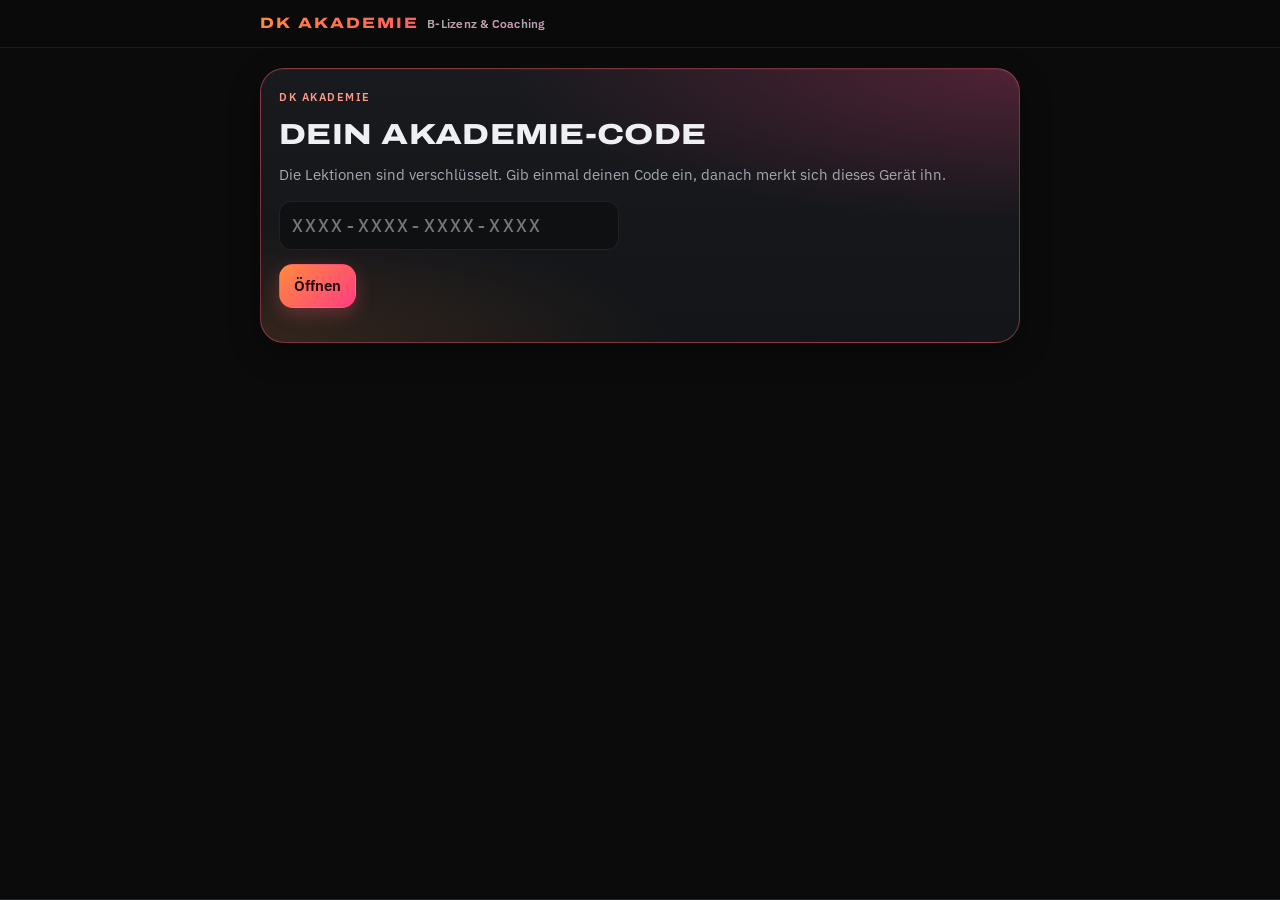
<file: akademie/index.html>
<!doctype html>
<html lang="de">
<head>
<meta charset="utf-8">
<meta name="viewport" content="width=device-width,initial-scale=1">
<meta name="robots" content="noindex">
<title>DK Akademie</title>
<!-- Die Akademie liegt in lernen.html (eigener Dateiname, weil der Offline-Speicher der Kunden-App Seiten auf „/“ für sich beansprucht). -->
<script>location.replace('lernen.html' + location.hash);</script>
<meta http-equiv="refresh" content="0; url=lernen.html">
</head>
<body style="background:#0b0b0b;color:#eef0f4;font-family:system-ui,sans-serif">
<p><a href="lernen.html" style="color:#ff9a8b">Zur DK Akademie</a></p>
</body>
</html>
</file>
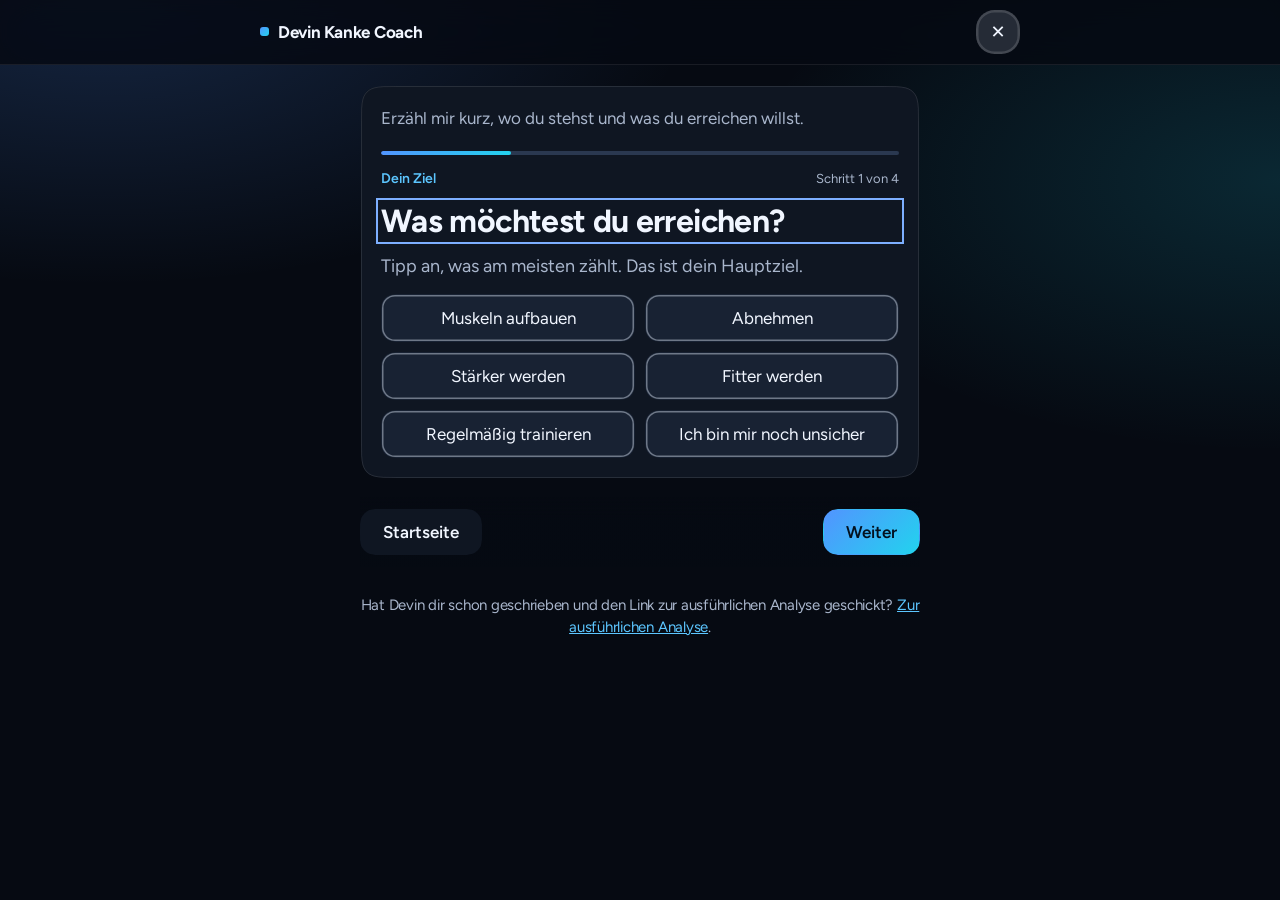
<file: analyse/index.html>
<!doctype html>
<html lang="de">
<head>
<meta charset="utf-8"><meta http-equiv="Content-Security-Policy" content="default-src 'none'; script-src 'self' 'sha256-3e5wDaW8L4yphvbvDTpgzKW3jpQ1xnmbWfUA9Kul9C4=' 'sha256-R5iDOSeH731keE2u5EsbIg+6mSrbE5sxHAMpt7QkzTU=' 'sha256-s/CDIf01kuSrhXyh+miQpJ6jcEXcPvayFDEbab5JFdU='; style-src 'self' 'unsafe-inline'; img-src 'self' data: blob:; font-src 'self'; media-src 'self'; connect-src 'self' https://script.google.com/macros/s/AKfycbyLPzLHNzum-pwciI3_dzC59O2ORegEOl_eoz95GNV7-4xVumbC5oZRW1EZlCbvzE4xHg/exec https://script.googleusercontent.com; manifest-src 'self'; worker-src 'self'; base-uri 'none'; form-action 'none'; object-src 'none'">
<meta name="viewport" content="width=device-width,initial-scale=1,viewport-fit=cover">
<title>Kurze Analyse · Devin Kanke Coach</title>
<!-- Nie in einer fremden Seite (13.11.2026, wie app.js): In einem Rahmen (iframe) bleibt die Seite unsichtbar, das Skript unten startet nicht. frame-ancestors geht per <meta> nicht. -->
<script>if(window.top!==window.self){document.documentElement.style.display='none'}</script>
<meta name="theme-color" content="#060A12"><script>try{var l=localStorage.getItem('dk_look');if(!/^(champagner|gold|sport|lagune|klar)$/.test(l||'')){l='champagner';localStorage.setItem('dk_look',l)}document.documentElement.dataset.look=l;var m=document.querySelector('meta[name=theme-color]');if(m)m.content={'champagner':'#060A12','gold':'#0E0909','sport':'#0A0812','lagune':'#EEF8F6','klar':'#FFF6F0'}[l]}catch(e){document.documentElement.dataset.look='champagner'}</script>
<link rel="icon" href="../icon.svg" type="image/svg+xml">
<link rel="apple-touch-icon" href="../icon-180.png">
<!-- Devin Kanke Coach — Analyse für dich. Eigene Seite unter /analyse/, ohne Login, ohne Code, ohne Server.
     31.10.2026: 10 Fragen per WhatsApp (DK-Analyse10). Seit 06.11.2026 (Devin: „dass man zum Beispiel sein Gewicht und so alles … als erstes eingeben soll
     und dann fängt meine Analyse an … maximal 5, mach 5, 6 oder mach weniger“, „überall … einen Titel geben, was du gerade machst“, „bei Berufen … lass die Leute
     schreiben“, „mehrere Optionen auswählen … bis zu 4, 5 Sachen“, die Analyse soll „direkt geschickt“ werden): erst der Bogen „Über dich“ (höchstens 6 Felder),
     dann die 10 Fragen mit Titel oben (Ziele mehrfach, bis zu 5), dann der ganze Gesundheits-Check und die Einwilligung. Am Ende öffnet „An Devin senden“ die
     Mail-App, fertig ausgefüllt an Devin: lesbar plus Zeile DK-Analyse11:…:Ende für seine Seite. WhatsApp bleibt als zweiter Weg.
     Fragen, Bogen, Gruppen des Checks und Texte kommen aus der Wissensbasis (anamnese.json → kurzanalyse, sicherheit.json → screening), build.js setzt sie unten ein.
     Was eine Antwort bedeutet (Stopp, Anpassung), entscheidet allein die Trainer-Seite. -->
<link rel="stylesheet" href="../schriften/schriften.css">
<link rel="stylesheet" href="../stil.css">
<link rel="stylesheet" href="../sport.css">
<meta name="dk-ohne-farbwahl" content="1"><!-- antippen.js: hier nur das Knopf-Gefühl, kein Menü für die Farbwelt -->
<script src="../antippen.js" defer></script>
<script src="../sport.js" defer></script>
<style>
html, body { margin: 0; padding: 0; }
[hidden] { display: none !important; }
.inhalt { max-width: 560px; }
.kopf-innen { justify-content: space-between; }
.zu { width: 44px; height: 44px; border-radius: 50%; border: 1px solid var(--rand-weich); background: var(--flaeche); color: var(--text); font-size: 18px; cursor: pointer; }
.start { justify-items: center; text-align: center; padding: 28px 18px; }
.start .logo { width: 72px; height: 72px; border-radius: 18px; }
.still > * { animation: none !important; }
/* Fortschritt und Titel: was du gerade machst */
.an-fortschritt { height: 4px; border-radius: 999px; background: var(--linie); overflow: hidden; }
.an-fortschritt i { display: block; height: 100%; border-radius: inherit; background: var(--knopf-voll); transition: width .45s var(--feder); }
.titelzeile { margin: 0; font-size: 14px; font-weight: 600; letter-spacing: -.016em; color: var(--akzent-hell); }
.frage-titel { font-family: var(--f-display); font-weight: 600; font-size: clamp(28px, 7.4vw, 32px); line-height: 1.13; letter-spacing: .004em; color: var(--text); margin: 0; }
.frage-titel:focus { outline: none; }
.block > .leise { margin: 0; }
/* Bogen „Über dich“ */
.drei { display: grid; grid-template-columns: repeat(3, minmax(0, 1fr)); gap: 10px; }
.drei .mit-einheit { gap: 6px; }
.drei .eingabe { padding-inline: 10px; min-width: 0; }
/* QA 25.11.2026 (Rolle 12): auf 320er-Handys war das Alter-Feld nur 14 px breit, „24“ wurde abgeschnitten. Unter 375 px steht die Einheit unter dem Feld. */
@media (max-width: 374px) { .drei .mit-einheit { display: grid; grid-template-columns: minmax(0, 1fr); gap: 3px; } .drei .mit-einheit > span { font-size: 13px; } }
.eingabe[aria-invalid="true"] { border-color: var(--stopp); }
.feld > label .frei, .feld > .lbl .frei { font-weight: 400; color: var(--text2); }
/* Fragen */
.eigene textarea { min-height: 72px; }
.feld.gross textarea { min-height: 150px; font-size: 17px; }   /* Fragen zum Schreiben: das Feld ist die Antwort */
.eigene > label { color: var(--akzent-hell); }
.ziele .rang { display: inline-grid; place-items: center; min-width: 20px; height: 20px; margin: 0 7px 0 -4px; border: 1.5px solid currentColor; border-radius: 999px; font-size: 12px; font-weight: 600; line-height: 1; }
/* Gesundheits-Check */
.check { display: grid; gap: 4px; }
.cfrage { display: grid; gap: 10px; padding: 14px 0; border-top: 1px solid var(--linie); }
.cfrage:first-child { border-top: 0; padding-top: 4px; }
.cfrage p { margin: 0; font-size: 17px; line-height: 1.4; color: var(--text); }
.cfrage.folge { margin-left: 4px; padding-left: 14px; border-top: 0; box-shadow: inset 2px 0 0 var(--linie); }
.cfrage .janein { display: grid; grid-template-columns: repeat(3, minmax(0, 1fr)); gap: 8px; }
.cfrage .janein label { display: block; min-width: 0; }
.cfrage .janein span { display: flex; align-items: center; justify-content: center; width: 100%; min-width: 0; min-height: 44px; padding: 8px 6px; font-size: 15px; box-sizing: border-box; }
/* Gewählte Antwort satt gefüllt: Die getönte Fassung aus stil.css liegt in „Klar“ knapp unter 4,5:1. Schrift in Kartenfarbe passt in allen drei Farbwelten (über 5:1). */
.cfrage .janein input:checked + span.nein { background: var(--gut); border-color: var(--gut); color: var(--flaeche); }
.cfrage .janein input:checked + span.ja { background: var(--stopp); border-color: var(--stopp); color: var(--flaeche); }
.cfrage.an-offen .janein span { border-color: var(--stopp); }
.cfrage.an-offen p::after { content: " Bitte antworten."; color: var(--stopp); font-size: 14px; font-weight: 600; }
/* Kurz-Check (23.11.2026): Hauptfrage mit kurzem Titel und Beispielen, die genauen Fragen eingerückt darunter (erst nach Ja oder Weiß nicht) */
.kc { border-top: 1px solid var(--linie); }
.kc:first-child { border-top: 0; }
.kc > .cfrage { border-top: 0; }
.kc-titel { font-size: 15px; font-weight: 700; color: var(--text2); }
.cfrage p.kc-bsp { font-size: 15px; line-height: 1.4; color: var(--text2); }
.cfrage.an-offen p.kc-bsp::after { content: none; }
.kc-unter { display: grid; margin: 0 0 12px 4px; padding: 0 0 0 14px; box-shadow: inset 2px 0 0 var(--linie); }
.kc-unter .cfrage { padding: 12px 0; }
p.kc-hinweis { margin: 4px 0 0; font-size: 15px; font-weight: 600; color: var(--text2); }
.kc.an-offen { box-shadow: inset 3px 0 0 var(--stopp); padding-left: 12px; }
/* Ernährungs-Check (23.11.2026): erste Schritte und Hand-Portionen auf „Deine Nährwerte“ */
.nw-teil { display: grid; gap: 8px; margin-top: 18px; }
h2.nw-titel { margin: 0; font-size: 19px; }
.nw-schritte { margin: 0; padding-left: 22px; display: grid; gap: 8px; }
.nw-schritte li { font-size: 16px; line-height: 1.45; color: var(--text); }
/* 22.11.2026: „Schritt 7 von 18“ neben dem Titel, E-Mail vor dem Senden mit Tippfehler-Vorschlag, Fehlermeldung mit Ersatzwegen */
.an-kopfzeile { display: flex; flex-wrap: wrap; align-items: baseline; justify-content: space-between; gap: 2px 12px; }
.an-schritt { font-size: 13px; color: var(--text2); white-space: nowrap; }
.an-mail { margin: 16px 0 12px; }
.an-vorschlag { margin: -2px 0 0; font-size: 15px; line-height: 1.5; color: var(--text); }
.an-vorschlag[hidden] { display: none; }
.an-vorschlag .knopf { margin-left: 6px; }
.an-fehler { display: grid; gap: 12px; }
.an-fehler p { margin: 0; }
.an-fehler .reihe { display: flex; flex-wrap: wrap; gap: 12px; }
/* Fußleiste der Senden-Seite (zwei Reihen): Neben-Knöpfe auf Karten-Grund wie in der normalen Fußleiste (stil.css: .inhalt > .reihe .knopf), sonst in Lagune nur 4,15 : 1 */
.fuss.stapel .knopf:not(.haupt):not(.text) { background: var(--karte); }
/* 23.11.2026 (100-Kunden-Test): Handy quer – Fußleiste nicht festkleben, sonst verdeckt sie die Felder; Fehler im Bogen gesammelt über den Knöpfen */
@media (orientation: landscape) and (max-height: 500px) { .inhalt .fuss { position: static; } }   /* .inhalt davor: die Grundregel .fuss { position: sticky } steht weiter unten */
.an-bogen-fehler { display: grid; gap: 4px; }
.an-bogen-fehler p { margin: 0; }
/* Einwilligung */
.an-haken { display: grid; grid-template-columns: 26px minmax(0, 1fr); gap: 12px; align-items: start; padding: 14px; border: 1px solid var(--linie); border-radius: var(--r-feld); background: var(--feld); cursor: pointer; }
.an-haken input { width: 22px; height: 22px; margin: 2px 0 0; accent-color: var(--akzent); }
.an-haken span { color: var(--text); font-size: 17px; line-height: 1.4; }
.an-haken.an-offen { border-color: var(--stopp); }
/* Übersicht vor dem Senden */
.zusammen { display: grid; gap: 18px; }
.zusammen section { display: grid; gap: 6px; }
.zusammen .kopfzeile { display: flex; align-items: center; justify-content: space-between; gap: 8px; }
.zusammen h2 { margin: 0; font-size: 14px; font-weight: 600; letter-spacing: -.016em; color: var(--akzent-hell); }
.zusammen .zeile { display: grid; gap: 2px; padding: 8px 0; border-bottom: 1px solid var(--linie); }
.zusammen .zeile:last-child { border-bottom: 0; }
.zusammen .zeile.paar { grid-template-columns: minmax(96px, auto) minmax(0, 1fr); column-gap: 12px; align-items: baseline; }
.fuss.stapel > .reihe { width: 100%; }
.zusammen .zeile b { font-size: 14px; font-weight: 600; color: var(--text2); }
.zusammen .zeile span { color: var(--text); overflow-wrap: anywhere; white-space: pre-line; }
/* Deine Nährwerte (07.11.2026): je Wert eine Karte, die Zahl groß */
.nw-liste { display: grid; gap: 10px; }
.nw-wert { display: grid; grid-template-columns: minmax(0, 1fr) auto; column-gap: 12px; row-gap: 2px; align-items: baseline; padding: 14px 16px; border-radius: var(--r-feld); background: var(--feld); border: 1px solid var(--linie); }
.nw-wert .nw-name { font-size: 17px; color: var(--text); }
.nw-wert b { font-size: 21px; font-weight: 600; color: var(--text); white-space: nowrap; }
.nw-wert small { grid-column: 1 / -1; font-size: 14px; line-height: 1.4; color: var(--text2); }
.nw-hinweise { margin: 0; padding-left: 20px; display: grid; gap: 6px; font-size: 15px; line-height: 1.4; color: var(--text); }
.nw-rechtlich { margin: 0; padding-top: 12px; border-top: 1px solid var(--linie); }
.fuss { position: sticky; bottom: 0; padding: 12px 0 calc(12px + env(safe-area-inset-bottom, 0px)); background: linear-gradient(180deg, transparent, color-mix(in srgb, var(--seite) 88%, transparent) 30%); }
/* Abschicken (Nachbesserung 14.11.2026): zwei Reihen statt drei, oben „Zurück“ + „An Devin senden“, darunter WhatsApp und Kopieren.
   12 px Abstand wie sonst in der Kunden-App, damit sich die 6-px-Ränder der Knöpfe nicht treffen */
.fuss.stapel { gap: 12px; }
.fuss.stapel > .reihe { flex-wrap: nowrap; gap: 12px; }
.fuss.stapel .knopf:not(.text) { padding-inline: 16px; }   /* bei 320 px passt „An Devin senden“ so in eine Zeile */
.fuss.stapel .knopf.haupt { flex: 1 1 auto; min-width: 0; box-sizing: border-box; }
.fuss.stapel .ersatz { justify-content: flex-end; }
.rechtliches { display: flex; justify-content: center; gap: 18px; font-size: 14px; }
.rechtliches a { color: var(--auf-grund2); display: inline-block; padding: 12px 2px; }   /* Gesamttest 13.11.2026: Trefferfläche 44 px hoch (vorher 21) */
.rechtliches { flex-wrap: wrap; }
.abo-preis { margin: 0; font-size: 17px; line-height: 1.4; }
.abo-preis b { font-size: 24px; }
.einwilligung-mehr a { color: var(--akzent-hell); }
/* Wie eine App (07.11.2026): kein Markieren außer in Feldern, kein Doppeltipp-Zoom */
html { touch-action: manipulation; -webkit-text-size-adjust: 100%; text-size-adjust: 100%; }
body { -webkit-user-select: none; user-select: none; -webkit-touch-callout: none; }
input, textarea, select, [contenteditable="true"] { -webkit-user-select: text; user-select: text; -webkit-touch-callout: default; }
/* Größere Trefferfläche: In der Kunden-App stehen Knöpfe mindestens 12 px auseinander, darum 6 px Rand statt 4 (auf der Trainer-Seite nur 8 px Lücke) */
html :where(button, a[href], [role=button], label, summary):where(.knopf, .eb-knopf)::before { inset: -6px; }
/* Schrift (09.11.2026, Devin: „nicht so eckig, nicht so pixelig, schön sauber, ein bisschen größer“). Kein Wellen-Video mehr seit Look 5 (27.11.2026), der Hintergrund kommt aus sport.css. */
html:root { --f-text: "Figtree", -apple-system, BlinkMacSystemFont, "Segoe UI", system-ui, Roboto, sans-serif; --f-display: var(--f-text); --f-zahl: var(--f-text); }
body { font-size: 18px; letter-spacing: 0; text-rendering: optimizeLegibility; -webkit-font-smoothing: antialiased; -moz-osx-font-smoothing: grayscale; }
.klein { font-size: 15px; }
.knopf { font-size: 17px; letter-spacing: 0; }
.knopf.klein { font-size: 15px; }
nav.leiste button { font-size: 13px; letter-spacing: 0; }
/* Kurze Coaching-Anfrage (27.11.2026): große Auswahlkarten, gewählt = gefüllt + Haken (nicht nur Farbe), Fehler direkt über den Knöpfen */
.af-einstieg { margin: 0 0 6px; font-size: 17px; line-height: 1.45; color: var(--text2); }
.af-schwerpunkt { margin: 0; font-size: 15px; line-height: 1.45; color: var(--text); }
.af-karten { display: grid; grid-template-columns: minmax(0, 1fr); gap: 10px; }
.af-karten label { display: block; min-width: 0; }
.af-karten span { display: flex; align-items: center; justify-content: space-between; gap: 10px; width: 100%; min-height: 52px; padding: 12px 16px; box-sizing: border-box; border-radius: 14px !important; font-size: 17px; line-height: 1.3; text-align: left; }
.af-karten input:checked + span::after { content: ""; flex: none; width: 12px; height: 7px; margin: -4px 2px 0 0; border-left: 2.5px solid currentColor; border-bottom: 2.5px solid currentColor; transform: rotate(-45deg); }
.af-karten input:focus-visible + span { outline: 3px solid var(--akzent-hell); outline-offset: 3px; }
@media (min-width: 560px) { .af-karten { grid-template-columns: repeat(2, minmax(0, 1fr)); } }
.af-frage { display: grid; gap: 10px; margin-top: 10px; }
.af-label { margin: 0; font-size: 16px; font-weight: 600; color: var(--text); }
.af-label .frei { font-weight: 400; color: var(--text2); }
.af-fehler { margin: 6px 0 0; padding: 10px 14px; border-radius: 12px; border: 1.5px solid var(--stopp); color: var(--text); font-size: 15px; line-height: 1.4; }
.af-fehler[hidden] { display: none; }
.af-wichtig { margin: 0; padding: 12px 14px; border-radius: 12px; background: var(--feld); border: 1px solid var(--rand-weich); font-size: 16px; line-height: 1.45; color: var(--text); }
.af-versand { display: grid; gap: 12px; margin-top: 20px; }
.af-versand .meldung p { margin: 0; }
.af-frage-gesendet, .af-alt { display: grid; gap: 12px; }
.af-frage-gesendet .reihe, .af-versand .reihe { display: flex; flex-wrap: wrap; gap: 12px; }
.af-onboarding { margin: 10px 0 0; text-align: center; }
.af-onboarding a, .af-alt a:not(.knopf) { color: var(--akzent-hell); }
.af-danke p { max-width: 36ch; }
.fuss .af-ueberspringen { margin-left: auto; }
.fuss .af-ueberspringen + .knopf.haupt { margin-left: 0; }
.eingabe[aria-invalid="true"] { border-color: var(--stopp); box-shadow: 0 0 0 1px var(--stopp); }
</style>
</head>
<body>
<div class="app">
  <header class="kopf"><div class="kopf-innen"><span class="marke">Devin Kanke Coach</span><button class="zu" id="zu" type="button" aria-label="Analyse verlassen" hidden>✕</button></div></header>
  <main><div class="inhalt" id="inhalt"></div></main>
</div>
<script src="anfrage.js"></script>
<script src="engine.js"></script>
<script src="formeln.js"></script>
<script>
var ANALYSE = {"bogen":{"id":"ueber_dich","titel":"Über dich","frage":"Erzähl kurz, wer du bist.","unter":"Alter und Geschlecht braucht Devin auch für den Gesundheits-Check.","felder":[{"id":"name","label":"Name","typ":"text","kurz":"Name","pflicht_hier":true,"platzhalter":"Vorname reicht"},{"id":"alter","label":"Alter","typ":"zahl","einheit":"Jahre","min":14,"max":90,"kurz":"Alter","pflicht_hier":true},{"id":"geschlecht","label":"Geschlecht","typ":"auswahl","optionen":[{"wert":"weiblich","label":"weiblich"},{"wert":"maennlich","label":"männlich"},{"wert":"divers","label":"divers"}],"kurz":"Geschlecht","pflicht_hier":true},{"id":"groesse_cm","label":"Größe","typ":"zahl","einheit":"cm","min":120,"max":220,"kurz":"Größe","pflicht_hier":true},{"id":"gewicht_kg","label":"Körpergewicht","typ":"zahl","einheit":"kg","min":35,"max":250,"kurz":"Gewicht","pflicht_hier":true},{"id":"beruf","label":"Beruf oder Schule","typ":"text","kurz":"Beruf","platzhalter":"z. B. Dachdecker, Pflege, Schüler"}]},"fragen":[{"id":"ziel","titel":"Deine Ziele","frage":"Was willst du mit dem Training erreichen?","unter":"Tipp bis zu 5 an, das erste ist dein Hauptziel. Schreib dazu, woran du merkst, dass es geklappt hat.","frage_ist":"ziel","mehrfach":{"max":5,"weitere":"ziele_weitere"},"felder":[{"id":"ziel","label":"Hauptziel","typ":"auswahl","hilfe":"Nur ein Hauptziel. Alles andere ist Nebenziel.","optionen":[{"wert":"muskelaufbau","label":"Muskeln aufbauen"},{"wert":"kraft","label":"Stärker werden"},{"wert":"fettabbau","label":"Fett abbauen"},{"wert":"gesundheit","label":"Gesund und fit bleiben"},{"wert":"fitness_allgemein","label":"Allgemein fitter werden"},{"wert":"ruecken_gesund","label":"Rücken stärken"},{"wert":"beweglichkeit","label":"Beweglicher werden"},{"wert":"ausdauer","label":"Mehr Ausdauer"}],"kurz":"Ziel","pflicht_hier":true},{"id":"ziel_konkret","label":"Woran merkst du, dass du dein Ziel erreicht hast?","typ":"lang","hilfe":"Möglichst mit Zahl oder Bild: '10 Liegestütze am Stück', 'Hose eine Nummer kleiner', '100 kg Kniebeuge'."}]},{"id":"wunsch","titel":"Dein Wunsch","frage":"Was soll unbedingt in deinen Plan?","unter":"Beruf, Sport, Körperstelle: Schreib, worauf dein Training genau achten soll.","frage_ist":"wunsch_training","felder":[{"id":"wunsch_training","label":"Was soll unbedingt in deinen Plan?","typ":"lang","hilfe":"Je genauer, desto besser passt dein Plan.","platzhalter":"z. B. Ich bin Dachdecker, mein Rücken soll stärker werden. Oder: Ich spiele Fußball, meine Beine sollen explosiver werden."},{"id":"extra_muskeln","label":"Welche Muskeln sollen mehr bekommen?","typ":"mehrfach","hilfe":"Höchstens 2. Wenn es zu deinem Plan passt, bekommst du dafür an 1 bis 2 Tagen pro Woche eine Extra-Übung.","optionen":[{"wert":"brust","label":"Brust"},{"wert":"ruecken","label":"Rücken"},{"wert":"schultern","label":"Schultern"},{"wert":"bizeps","label":"Bizeps (Arm vorne)"},{"wert":"trizeps","label":"Trizeps (Arm hinten)"},{"wert":"gesaess","label":"Po"},{"wert":"beine_vorn","label":"Oberschenkel vorne"},{"wert":"beine_hinten","label":"Oberschenkel hinten"},{"wert":"waden","label":"Waden"},{"wert":"bauch","label":"Bauch"}],"max_wahl":2}]},{"id":"koerper","titel":"Dein Körper","frage":"Hast du Verletzungen oder Schmerzen?","unter":"Auch alte Verletzungen, die sich manchmal noch melden. Nach Krankheiten fragt danach der kurze Gesundheits-Check.","frage_ist":"beschwerden","felder":[{"id":"beschwerden","label":"Hast du Beschwerden oder alte Verletzungen?","typ":"mehrfach","hilfe":"Auch alte Verletzungen, die sich manchmal noch melden. Medizinische Fragen kommen im separaten Gesundheits-Check.","optionen":[{"wert":"keine","label":"Keine","exklusiv":true},{"wert":"knie","label":"Knie"},{"wert":"schulter","label":"Schulter"},{"wert":"ruecken","label":"Rücken"},{"wert":"nacken","label":"Nacken"},{"wert":"huefte","label":"Hüfte"},{"wert":"ellbogen","label":"Ellbogen"},{"wert":"handgelenk","label":"Handgelenk"},{"wert":"sonstiges","label":"Sonstiges"}],"kurz":"Beschwerden","pflicht_hier":true},{"id":"beschwerden_details","label":"Was genau tut weh, und bei welcher Bewegung?","typ":"lang","hilfe":"Z. B. 'Knie vorne beim tiefen Beugen, seit 2 Jahren'. Auch: Was geht ohne Probleme?"}]},{"id":"behalten","titel":"Was bleibt","frage":"Was willst du auf keinen Fall aufgeben?","unter":"Sport, Essen, Feiern, freie Abende: Dein Plan wird darum herum gebaut, nicht dagegen.","frage_ist":"nicht_aufgeben_details","felder":[{"id":"nicht_aufgeben_details","label":"Was genau?","typ":"lang","platzhalter":"z. B. Fußball am Wochenende, Pizza am Freitag, Feiern mit Freunden"}]},{"id":"tage","titel":"Deine Woche","frage":"Wie viele Tage pro Woche kannst du sicher trainieren?","unter":"Ehrlich, auch in stressigen Wochen. Lieber 3 sichere als 5 geplante.","frage_ist":"tage_pro_woche","felder":[{"id":"tage_pro_woche","label":"Wie viele Tage pro Woche kannst du sicher trainieren?","typ":"zahl","einheit":"Tage","min":2,"max":6,"hilfe":"Ehrlich, auch in stressigen Wochen. Lieber 3 sichere als 5 geplante, die ausfallen.","schnell":[{"wert":2,"label":"2×"},{"wert":3,"label":"3×"},{"wert":4,"label":"4×"},{"wert":5,"label":"5×"},{"wert":6,"label":"6×"}],"einheit_text":"pro Woche","pflicht_hier":true},{"id":"split_art","label":"Wie willst du deine Woche aufteilen?","typ":"auswahl","hilfe":"Keine Vorliebe? Dann plant Devin das für dich. Ganzkörper: jedes Training der ganze Körper. Oberkörper und Unterkörper: abwechselnd oben und Beine. Drücken, Ziehen, Beine: Brust und Schultern, Rücken und Bizeps, Beine an eigenen Tagen.","optionen":[{"wert":"egal","label":"Mach du das"},{"wert":"ganzkoerper","label":"Ganzkörper"},{"wert":"ok_uk","label":"Oberkörper und Unterkörper"},{"wert":"ppl","label":"Drücken, Ziehen, Beine"},{"wert":"muskelgruppen","label":"Jeden Tag andere Muskeln"}]}]},{"id":"dauer","titel":"Deine Zeit","frage":"Wie viel Zeit hast du pro Training?","unter":"Mit Aufwärmen, ohne Umziehen und Anfahrt.","frage_ist":"minuten_pro_einheit","felder":[{"id":"minuten_pro_einheit","label":"Wie viel Zeit hast du pro Einheit?","typ":"zahl","einheit":"min","min":20,"max":150,"hilfe":"Inklusive Aufwärmen, ohne Umziehen und Anfahrt.","schnell":[{"wert":30,"label":"30 Min"},{"wert":45,"label":"45 Min"},{"wert":60,"label":"60 Min"},{"wert":75,"label":"75 Min"},{"wert":90,"label":"90 Min"}],"pflicht_hier":true}]},{"id":"ort","titel":"Dein Ort","frage":"Wo trainierst du?","unter":"Im Plan steht nur, was du auch wirklich hast.","frage_ist":"ort","felder":[{"id":"ort","label":"Wo trainierst du?","typ":"auswahl","optionen":[{"wert":"zuhause","label":"Zuhause"},{"wert":"gym","label":"Im Gym"},{"wert":"beides","label":"Beides"}],"kurz":"Ort","pflicht_hier":true},{"id":"ausruestung","label":"Was hast du zu Hause?","typ":"mehrfach","hilfe":"Alles antippen, was da ist. Körpergewicht geht immer.","optionen":[{"wert":"koerpergewicht","label":"Nur Körpergewicht"},{"wert":"band","label":"Widerstandsbänder"},{"wert":"kurzhantel","label":"Kurzhanteln"},{"wert":"kettlebell","label":"Kettlebell"},{"wert":"langhantel","label":"Langhantel mit Scheiben"},{"wert":"sz_stange","label":"SZ-Stange"},{"wert":"maschine","label":"Geführte Maschinen"},{"wert":"kabel","label":"Kabelzug"},{"wert":"smith","label":"Multipresse (Smith)"},{"wert":"bank","label":"Hantelbank"},{"wert":"klimmzugstange","label":"Klimmzugstange"},{"wert":"dipstation","label":"Dipstation / Barren"},{"wert":"box","label":"Box / stabile Erhöhung"}],"kurz":"Geräte","pflicht_hier":true}]},{"id":"erfahrung","titel":"Deine Erfahrung","frage":"Wie lange machst du schon Krafttraining?","unter":"Kein Problem, wenn du bei null startest.","frage_ist":"erfahrung_monate","felder":[{"id":"erfahrung_monate","label":"Wie lange trainierst du schon regelmäßig Kraft?","typ":"zahl","einheit":"Monate","min":0,"max":600,"hilfe":"Nur Zeit mit mindestens 2 Einheiten pro Woche. Längere Pausen abziehen. Noch nie: 0.","schnell":[{"wert":0,"label":"Noch nie"},{"wert":3,"label":"Bis 6 Monate"},{"wert":9,"label":"6 bis 12 Monate"},{"wert":24,"label":"1 bis 3 Jahre"},{"wert":48,"label":"Über 3 Jahre"}],"kurz":"Training bisher","pflicht_hier":true}]},{"id":"alltag","titel":"Dein Alltag","frage":"Wie sieht dein Alltag aus?","unter":"Tipp an, wie aktiv du im Alltag bist. Und erzähl kurz, was dich Kraft kostet: Schlaf, Stress, Arbeit.","frage_ist":"alltag_aktivitaet","felder":[{"id":"alltag_aktivitaet","label":"Wie aktiv ist dein Alltag (Job, Schule)?","typ":"auswahl","optionen":[{"wert":"sitzend","label":"Meist sitzend"},{"wert":"gemischt","label":"Gemischt"},{"wert":"stehend_gehend","label":"Viel stehen und gehen"},{"wert":"koerperlich_schwer","label":"Körperlich schwere Arbeit"}],"kurz":"Alltag","pflicht_hier":true},{"id":"ueber_mich","label":"Was sollte ich sonst noch über dich wissen?","typ":"lang","hilfe":"Deine eigene Antwort, freiwillig.","platzhalter":"z. B. Dachdecker, oft nur 6 Stunden Schlaf, viel Stress"}]},{"id":"uebungen","titel":"Deine Übungen","frage":"Welche Übungen machst du gern, und welche gar nicht?","unter":"Was dir Spaß macht, bleibt drin. Was du nicht magst, fliegt raus.","felder":[{"id":"lieblingsuebungen","label":"Welche Übungen machst du gern?","typ":"lang","hilfe":"Wenn keine: 'keine' schreiben.","kurz":"Gern"},{"id":"abneigungen","label":"Welche Übungen magst du gar nicht?","typ":"lang","hilfe":"Wenn keine: 'keine' schreiben. Gern mit Grund (langweilig, unsicher, tut weh).","kurz":"Lieber nicht"}]}],"essen":{"id":"essen","titel":"Dein Essen","frage":"Fünf schnelle Fragen zu deinem Essen.","unter":"Nur antippen. Daraus macht die Seite deine 2 ersten Schritte, und Devin plant deine Nährwerte genauer.","felder":[{"id":"ernaehrungsform","label":"Wie isst du?","typ":"auswahl","optionen":[{"wert":"alles","label":"Alles"},{"wert":"vegetarisch","label":"Vegetarisch"},{"wert":"vegan","label":"Vegan"},{"wert":"pescetarisch","label":"Pescetarisch"},{"wert":"sonstiges","label":"Anders"}],"pflicht_hier":true},{"id":"unvertraeglichkeiten","label":"Verträgst du etwas nicht?","typ":"mehrfach","optionen":[{"wert":"keine","label":"Nichts","exklusiv":true},{"wert":"laktose","label":"Laktose"},{"wert":"gluten","label":"Gluten"},{"wert":"nuesse","label":"Nüsse"},{"wert":"andere","label":"Anderes"}],"pflicht_hier":true},{"id":"gewicht_trend","label":"Hat sich dein Gewicht in den letzten 3 Monaten verändert?","typ":"auswahl","optionen":[{"wert":"gleich","label":"Gleich geblieben"},{"wert":"zugenommen","label":"Zugenommen"},{"wert":"abgenommen","label":"Abgenommen"},{"wert":"weiss_nicht","label":"Weiß nicht"}],"pflicht_hier":true},{"id":"essen_zaehlen","label":"Weißt du, wie viel du isst?","typ":"auswahl","optionen":[{"wert":"zaehle","label":"Ja, ich zähle (App)"},{"wert":"grob","label":"Grob"},{"wert":"nein","label":"Nein"}],"pflicht_hier":true},{"id":"essen_muster","label":"Was passt gerade zu deinem Essen?","typ":"mehrfach","optionen":[{"wert":"snacks","label":"Viele Snacks oder Süßes"},{"wert":"fast_food","label":"Oft Fast Food"},{"wert":"suesse_getraenke","label":"Süße Getränke"},{"wert":"alkohol","label":"Alkohol am Wochenende"},{"wert":"wenig_gemuese","label":"Wenig Obst und Gemüse"},{"wert":"unregelmaessig","label":"Unregelmäßig, Mahlzeiten fallen aus"},{"wert":"passt","label":"Passt eigentlich gut","exklusiv":true}],"pflicht_hier":true}]},"gesundheit":{"titel":"Gesundheits-Check","unter":"Ein paar kurze Fragen. Nur bei Ja oder „Weiß nicht“ kommen genauere dazu. Ehrlich antworten, das schützt dich.","kurz":[{"id":"herz","titel":"Herz und Blutdruck","frage":"Hat dir ein Arzt eine Herzerkrankung oder Bluthochdruck festgestellt, oder ist in deiner Familie jemand vor dem 50. Geburtstag plötzlich an einem Herzproblem gestorben?","fragen":[{"id":"herz_diagnose","frage":"Hat dir ein Arzt jemals gesagt, dass du eine Herzerkrankung hast? (z. B. Herzinfarkt, Stent oder Bypass, Herzschwäche, Herzrhythmusstörung, Herzklappenfehler oder Herzgeräusch, Herzmuskelentzündung)"},{"id":"bluthochdruck_diagnose","frage":"Hat dir ein Arzt gesagt, dass du Bluthochdruck hast, oder nimmst du Blutdruckmittel?"},{"id":"bluthochdruck_unkontrolliert","frage":"Liegt dein Blutdruck in Ruhe bei 160/90 oder höher, kennst du deinen aktuellen Wert nicht, oder ist er trotz Medikamenten schwer einzustellen?","nur_wenn":{"frage_ja":"bluthochdruck_diagnose"}},{"id":"herztod_familie","frage":"Ist in deiner Familie (Eltern, Geschwister) jemand vor dem 50. Geburtstag plötzlich an einem Herzproblem gestorben, oder gibt es eine bekannte vererbte Herzerkrankung?"}]},{"id":"warnzeichen","titel":"Warnzeichen","frage":"Hast du Beschwerden in Brust, Atmung oder Kreislauf – in Ruhe, im Alltag oder beim Sport?","beispiele":"Zum Beispiel Schmerz, Druck oder Enge in der Brust, ungewöhnlich schnell keine Luft, Herzrasen ohne Grund, geschwollene Knöchel, Wadenschmerzen beim Gehen, Schwindel bis zum Gleichgewichtsverlust oder Ohnmacht in den letzten 12 Monaten.","fragen":[{"id":"brustschmerz","frage":"Hast du Schmerzen, Druck oder ein Engegefühl in der Brust – in Ruhe, im Alltag oder beim Sport? (auch wenn es in Arm, Hals, Kiefer oder Rücken zieht)"},{"id":"atemnot","frage":"Bekommst du ungewöhnlich schnell keine Luft – schon in Ruhe, bei leichter Anstrengung wie zwei Stockwerke Treppe, oder nachts im Liegen?"},{"id":"herzrasen","frage":"Hast du ohne erkennbaren Grund Herzrasen, Herzstolpern oder einen sehr unregelmäßigen Herzschlag?"},{"id":"knoechel_wade","frage":"Hast du ohne Grund geschwollene Knöchel, oder Wadenschmerzen beim Gehen, die nach kurzem Stehenbleiben wieder verschwinden?"},{"id":"schwindel_ohnmacht","frage":"Hast du in den letzten 12 Monaten wegen Schwindel das Gleichgewicht verloren oder warst du bewusstlos? (Antworte Nein, wenn der Schwindel nur vom schnellen Atmen bei harter Belastung kam.)"}]},{"id":"erkrankung","titel":"Dauerhafte Erkrankung","frage":"Hast du eine dauerhafte Erkrankung?","beispiele":"Zum Beispiel Diabetes oder eine Vorstufe davon, Asthma oder COPD, Osteoporose, Krebs, eine Nieren- oder Lebererkrankung, Schlaganfall, Epilepsie, MS, grüner Star, eine Augen-OP in den letzten 6 Monaten oder eine andere.","fragen":[{"id":"diabetes","frage":"Hast du Diabetes (Zuckerkrankheit) oder eine Vorstufe davon?"},{"id":"diabetes_typ1","frage":"Hast du Typ-1-Diabetes oder Diabetes in der Schwangerschaft?","nur_wenn":{"frage_ja":"diabetes"}},{"id":"diabetes_kompliziert","frage":"Hast du oft Unterzuckerungen (Zittern, Schwitzen, Verwirrtheit) oder stark schwankende Werte, oder Folgeschäden an Augen, Nieren, Herz/Gefäßen oder am Gefühl in den Füßen?","nur_wenn":{"frage_ja":"diabetes"}},{"id":"diabetes_unterzucker_mittel","frage":"Spritzt du Insulin oder nimmst du Tabletten, die Unterzucker machen können (z. B. Glibenclamid)?","nur_wenn":{"frage_ja":"diabetes"}},{"id":"lunge","frage":"Hast du eine Lungen- oder Atemwegserkrankung (z. B. Asthma, COPD, Lungenhochdruck)?"},{"id":"lunge_unkontrolliert","frage":"Hast du COPD oder Lungenhochdruck, brauchst du Sauerstoff, oder hattest du mit Asthma zuletzt öfter Beschwerden (Enge, Pfeifen, Husten an mehr als 2 Tagen pro Woche) oder mehr als 2-mal pro Woche das Notfallspray gebraucht?","nur_wenn":{"frage_ja":"lunge"}},{"id":"schwere_erkrankung","frage":"Hast du eine dieser Erkrankungen: Krebs in Behandlung (Chemo, Bestrahlung), Nieren- oder Lebererkrankung, Schlaganfall, Epilepsie, MS, Parkinson oder eine andere Nervenerkrankung, Querschnittlähmung?"},{"id":"osteoporose","frage":"Hat ein Arzt bei dir Osteoporose (Knochenschwund) festgestellt?"},{"id":"augen","frage":"Hast du eine Netzhauterkrankung, grünen Star (Glaukom) oder wurdest du in den letzten 6 Monaten an den Augen operiert?"},{"id":"andere_erkrankung","frage":"Hast du eine andere dauerhafte Erkrankung, die hier nicht gefragt wurde, eine Erkrankung, die trotz Behandlung gerade schlecht eingestellt ist, oder zwei und mehr Dauererkrankungen?"}]},{"id":"medikamente","titel":"Medikamente und ärztliche Vorgaben","frage":"Nimmst du regelmäßig Medikamente vom Arzt, oder hat dir ein Arzt etwas zum Sport vorgegeben?","beispiele":"Zum Beispiel Mittel gegen Bluthochdruck, Kortison länger als 3 Monate, oder ein Arzt hat gesagt: Sport nur unter Aufsicht.","fragen":[{"id":"medikamente","frage":"Nimmst du regelmäßig vom Arzt verschriebene Medikamente wegen einer Dauererkrankung?"},{"id":"kortison_lange","frage":"Hast du länger als 3 Monate regelmäßig Kortison-Tabletten genommen oder Kortison-Spritzen bekommen?"},{"id":"nur_ueberwacht","frage":"Hat dir ein Arzt gesagt, dass du nur unter ärztlicher Aufsicht Sport machen sollst?"}]},{"id":"koerper","titel":"Knochen, Gelenke, Muskeln","frage":"Hast du gerade (oder in den letzten 12 Monaten) Probleme mit Knochen, Gelenken, Muskeln, Sehnen oder Bändern, eine Verletzung oder eine Operation?","beispiele":"Zum Beispiel Schmerzen in Knie, Schulter oder Rücken, Arthrose, ein Bruch (auch Leisten- oder Nabelbruch), ein Sturz, eine Gehirnerschütterung oder ungewollt Urin verlieren beim Husten oder Springen.","fragen":[{"id":"gelenk_problem","frage":"Hast du gerade (oder in den letzten 12 Monaten) ein Problem an Knochen, Gelenken, Muskeln, Sehnen oder Bändern, das durch mehr Training schlimmer werden könnte – auch Arthrose, Rheuma oder Rückenprobleme? (Nein, wenn es dich heute nicht mehr einschränkt.)"},{"id":"gelenk_akut","frage":"Ist die Stelle gerade geschwollen, heiß oder rot, ist es nach einem Unfall oder Sturz passiert, blockiert das Gelenk, gibt es nach, oder kannst du Arm oder Bein nicht normal belasten?","nur_wenn":{"frage_ja":"gelenk_problem"}},{"id":"ausstrahlung_nerven","frage":"Ziehen Schmerzen in einen Arm oder ein Bein, mit Taubheit, Kribbeln oder Kraftverlust?","nur_wenn":{"frage_ja":"gelenk_problem"}},{"id":"ruecken_warnzeichen","frage":"Hast du Rückenschmerzen zusammen mit Fieber, ungewolltem Gewichtsverlust, starken Schmerzen nachts oder in Ruhe, Problemen beim Wasserlassen oder Stuhlgang, Taubheit im Gesäß- oder Genitalbereich – oder hattest du schon einmal Krebs?","nur_wenn":{"frage_ja":"gelenk_problem"}},{"id":"bruch_wirbel","frage":"Hattest du in den letzten 12 Monaten einen Knochenbruch, einen Bruch durch Osteoporose oder Krebs, oder hat ein Arzt an der Wirbelsäule Wirbelgleiten oder einen Bruch im Wirbelbogen festgestellt?","nur_wenn":{"frage_ja":"gelenk_problem"}},{"id":"operation_verletzung","frage":"Wurdest du in den letzten 6 Monaten operiert, oder bist du gerade wegen einer Verletzung in Behandlung (Arzt, Physiotherapie)?"},{"id":"bruch_bauchwand","frage":"Hast du einen Leisten-, Nabel- oder Narbenbruch, oder hat dir ein Arzt schweres Heben verboten?"},{"id":"sturz","frage":"Bist du in den letzten 12 Monaten gestürzt, oder fühlst du dich beim Gehen oder Stehen unsicher?"},{"id":"kopfverletzung","frage":"Hattest du in den letzten 12 Monaten eine Gehirnerschütterung oder warst du nach einem Schlag auf den Kopf bewusstlos?"},{"id":"beckenboden","frage":"Verlierst du beim Husten, Niesen, Springen oder Heben ungewollt Urin, oder hast du ein Druck- oder Senkungsgefühl im Unterleib?"}]},{"id":"krank","direkt":{"id":"infekt_akut","frage":"Bist du gerade krank (Fieber, Grippe, starke Erkältung, Magen-Darm, Corona) oder fühlst du dich krank?"}},{"id":"essen","direkt":{"id":"essstoerung","frage":"Hast du eine Essstörung (oder hattest du in den letzten 12 Monaten eine), oder nimmst du gerade ungewollt stark ab?"}},{"id":"frau","titel":"Schwangerschaft, Geburt, Periode","frage":"Bist du schwanger, hast du in den letzten 12 Monaten ein Kind bekommen, oder bleibt deine Periode seit 3 Monaten oder länger aus?","nur_wenn":{"geschlecht":"w"},"fragen":[{"id":"schwanger","frage":"Bist du schwanger?","nur_wenn":{"geschlecht":"w"}},{"id":"geburt_12_monate","frage":"Hast du in den letzten 12 Monaten ein Kind bekommen?","nur_wenn":{"geschlecht":"w"}},{"id":"geburt_frisch","frage":"Ist die Geburt weniger als 6 Wochen her (Kaiserschnitt: weniger als 8 Wochen), oder warst du noch nicht bei der Nachuntersuchung?","nur_wenn":{"frage_ja":"geburt_12_monate"}},{"id":"periode_aus","frage":"Bleibt deine Periode seit 3 Monaten oder länger aus, ohne erkennbaren Grund wie Schwangerschaft, Stillzeit, Wechseljahre oder hormonelle Verhütung?","nur_wenn":{"geschlecht":"w"}}]},{"id":"aktiv","direkt":{"id":"nicht_regelmaessig_aktiv","frage":"Warst du in den letzten 3 Monaten eher wenig aktiv, also seltener als an 3 Tagen pro Woche je 30 Minuten Sport mit mindestens mittlerer Anstrengung?"}}]},"einwilligung":{"titel":"Einwilligung","text":"Ich bin einverstanden, dass Devin meine Angaben, auch die zu meiner Gesundheit, nur für meinen Trainingsplan nutzt. Sie gehen über Google (Gmail) an Devin, und beim Auswerten hilft Devin eine KI (Claude von Anthropic). Beide Anbieter sitzen in den USA, meine Daten können also auch dort verarbeitet werden. Widerrufen kann ich jederzeit per Mail an Devin.","eltern":"Meine Eltern sind einverstanden.","eltern_hinweis":"Du bist unter 18: Devin braucht die schriftliche Einwilligung deiner Eltern, bevor es losgeht."},"naehrwerte":{"titel":"Deine Nährwerte","frage":"Das braucht dein Körper für dein Ziel.","frage_ohne":"Das klärt Devin mit dir.","unter":"Eine Orientierung pro Tag, gerechnet aus deinen Angaben. Ungefähr reicht, es muss nicht aufs Gramm stimmen.","trinken":"Bei Sport, Hitze und schwerer Arbeit mehr.","kalorien_defizit":"etwas unter deinem Bedarf von ca. {bedarf} kcal, damit du langsam Fett verlierst","kalorien_plus":"etwas über deinem Bedarf von ca. {bedarf} kcal, damit Muskeln wachsen können","kalorien_erhaltung":"dein ungefährer Bedarf an einem normalen Tag","kalorien_rekomposition":"genau dein Bedarf: So verlierst du langsam Fett und baust trotzdem Muskeln auf","schritte_titel":"Deine ersten 2 Schritte","gewicht_gleich":"Dein Gewicht ist gleich geblieben: So viel, wie du gerade isst, ist ungefähr dein Bedarf.","hand_titel":"Ohne Zählen: so viel pro Mahlzeit","hand_unter":"Mit deiner eigenen Hand, 3 Mahlzeiten am Tag. Ein Startpunkt, kein Muss.","hand_eiweiss":"Fleisch, Fisch, Eier, Quark, Tofu oder Hülsenfrüchte","hand_gemuese":"Gemüse oder Salat","hand_kh":"Reis, Nudeln, Kartoffeln, Brot oder Obst","hand_fett":"Öl, Butter, Nüsse oder Käse","arzt_check":"Bei deiner Größe und deinem Gewicht: Lass dich vor dem Start einmal ärztlich durchchecken. Das ist reine Vorsicht.","unter_18":"Du bist unter 18. Deine Nährwerte bekommst du von Devin mit deinem Plan, sobald die schriftliche Einwilligung deiner Eltern da ist.","ohne_zahlen":"Wegen deiner Antworten rechnet die Seite hier keine Zahlen aus. Devin schaut sich das an und bespricht es mit dir. Bei Krankheiten gehört die Ernährung zu deiner Ärztin, deinem Arzt oder einer Ernährungsfachkraft.","ohne_formel":"Kohlenhydrate und Fett rechnet Devin mit dir zusammen aus.","ohne_rechner":"Deine Nährwerte rechnet Devin mit dir zusammen aus.","hinweis":"Allgemeine Werte für gesunde Menschen, kein Diätplan und keine Ernährungstherapie. Hast du eine Krankheit, nimmst du Medikamente oder bist du unsicher, frag deine Ärztin, deinen Arzt oder in der Apotheke."},"ernaehrung":{"sicherheit":{"screening":[{"id":"herz_diagnose","nur_wenn":null,"bei_ja":"stopp","zielgruppe":null,"beschwerde":null,"zusatz":null,"freigabe_moeglich":false},{"id":"bluthochdruck_diagnose","nur_wenn":null,"bei_ja":"anpassen","zielgruppe":"bluthochdruck","beschwerde":null,"zusatz":"pressatmung_meiden","freigabe_moeglich":null},{"id":"bluthochdruck_unkontrolliert","nur_wenn":{"frage_ja":"bluthochdruck_diagnose"},"bei_ja":"stopp","zielgruppe":"bluthochdruck","beschwerde":null,"zusatz":"pressatmung_meiden","freigabe_moeglich":true},{"id":"brustschmerz","nur_wenn":null,"bei_ja":"stopp","zielgruppe":null,"beschwerde":null,"zusatz":null,"freigabe_moeglich":true},{"id":"schwindel_ohnmacht","nur_wenn":null,"bei_ja":"stopp","zielgruppe":null,"beschwerde":null,"zusatz":null,"freigabe_moeglich":true},{"id":"atemnot","nur_wenn":null,"bei_ja":"stopp","zielgruppe":null,"beschwerde":null,"zusatz":null,"freigabe_moeglich":true},{"id":"herzrasen","nur_wenn":null,"bei_ja":"stopp","zielgruppe":null,"beschwerde":null,"zusatz":null,"freigabe_moeglich":true},{"id":"knoechel_wade","nur_wenn":null,"bei_ja":"stopp","zielgruppe":null,"beschwerde":null,"zusatz":null,"freigabe_moeglich":true},{"id":"herztod_familie","nur_wenn":null,"bei_ja":"stopp","zielgruppe":null,"beschwerde":null,"zusatz":null,"freigabe_moeglich":true},{"id":"diabetes","nur_wenn":null,"bei_ja":"stopp","zielgruppe":"diabetes_typ2","beschwerde":null,"zusatz":null,"freigabe_moeglich":true},{"id":"diabetes_typ1","nur_wenn":{"frage_ja":"diabetes"},"bei_ja":"stopp","zielgruppe":null,"beschwerde":null,"zusatz":null,"freigabe_moeglich":false},{"id":"diabetes_kompliziert","nur_wenn":{"frage_ja":"diabetes"},"bei_ja":"stopp","zielgruppe":"diabetes_typ2","beschwerde":null,"zusatz":"pressatmung_meiden","freigabe_moeglich":false},{"id":"diabetes_unterzucker_mittel","nur_wenn":{"frage_ja":"diabetes"},"bei_ja":"hinweis","zielgruppe":"diabetes_typ2","beschwerde":null,"zusatz":null,"freigabe_moeglich":null},{"id":"lunge","nur_wenn":null,"bei_ja":"hinweis","zielgruppe":null,"beschwerde":null,"zusatz":null,"freigabe_moeglich":null},{"id":"lunge_unkontrolliert","nur_wenn":{"frage_ja":"lunge"},"bei_ja":"stopp","zielgruppe":null,"beschwerde":null,"zusatz":null,"freigabe_moeglich":false},{"id":"schwere_erkrankung","nur_wenn":null,"bei_ja":"stopp","zielgruppe":null,"beschwerde":null,"zusatz":null,"freigabe_moeglich":false},{"id":"andere_erkrankung","nur_wenn":null,"bei_ja":"stopp","zielgruppe":null,"beschwerde":null,"zusatz":null,"freigabe_moeglich":true},{"id":"medikamente","nur_wenn":null,"bei_ja":"hinweis","zielgruppe":null,"beschwerde":null,"zusatz":null,"freigabe_moeglich":null},{"id":"nur_ueberwacht","nur_wenn":null,"bei_ja":"stopp","zielgruppe":null,"beschwerde":null,"zusatz":null,"freigabe_moeglich":false},{"id":"gelenk_problem","nur_wenn":null,"bei_ja":"anpassen","zielgruppe":null,"beschwerde":null,"zusatz":null,"freigabe_moeglich":null},{"id":"gelenk_akut","nur_wenn":{"frage_ja":"gelenk_problem"},"bei_ja":"stopp","zielgruppe":null,"beschwerde":null,"zusatz":null,"freigabe_moeglich":true},{"id":"ausstrahlung_nerven","nur_wenn":{"frage_ja":"gelenk_problem"},"bei_ja":"stopp","zielgruppe":null,"beschwerde":null,"zusatz":"bandscheibe_ischias","freigabe_moeglich":true},{"id":"ruecken_warnzeichen","nur_wenn":{"frage_ja":"gelenk_problem"},"bei_ja":"stopp","zielgruppe":null,"beschwerde":"ruecken","zusatz":null,"freigabe_moeglich":true},{"id":"bruch_wirbel","nur_wenn":{"frage_ja":"gelenk_problem"},"bei_ja":"stopp","zielgruppe":null,"beschwerde":null,"zusatz":null,"freigabe_moeglich":true},{"id":"osteoporose","nur_wenn":null,"bei_ja":"stopp","zielgruppe":"osteoporose","beschwerde":null,"zusatz":null,"freigabe_moeglich":true},{"id":"kortison_lange","nur_wenn":null,"bei_ja":"stopp","zielgruppe":null,"beschwerde":null,"zusatz":null,"freigabe_moeglich":true},{"id":"operation_verletzung","nur_wenn":null,"bei_ja":"stopp","zielgruppe":null,"beschwerde":null,"zusatz":null,"freigabe_moeglich":true},{"id":"bruch_bauchwand","nur_wenn":null,"bei_ja":"stopp","zielgruppe":null,"beschwerde":null,"zusatz":"bruch_bauchwand","freigabe_moeglich":true},{"id":"augen","nur_wenn":null,"bei_ja":"stopp","zielgruppe":null,"beschwerde":null,"zusatz":"pressatmung_meiden","freigabe_moeglich":true},{"id":"kopfverletzung","nur_wenn":null,"bei_ja":"stopp","zielgruppe":null,"beschwerde":null,"zusatz":null,"freigabe_moeglich":true},{"id":"sturz","nur_wenn":null,"bei_ja":"anpassen","zielgruppe":null,"beschwerde":null,"zusatz":"sturzrisiko","freigabe_moeglich":null},{"id":"essstoerung","nur_wenn":null,"bei_ja":"stopp","zielgruppe":null,"beschwerde":null,"zusatz":null,"freigabe_moeglich":false},{"id":"infekt_akut","nur_wenn":null,"bei_ja":"stopp","zielgruppe":null,"beschwerde":null,"zusatz":null,"freigabe_moeglich":true},{"id":"nicht_regelmaessig_aktiv","nur_wenn":null,"bei_ja":"hinweis","zielgruppe":null,"beschwerde":null,"zusatz":null,"freigabe_moeglich":null},{"id":"schwanger","nur_wenn":{"geschlecht":"w"},"bei_ja":"stopp","zielgruppe":"schwangerschaft","beschwerde":null,"zusatz":null,"freigabe_moeglich":true},{"id":"geburt_12_monate","nur_wenn":{"geschlecht":"w"},"bei_ja":"anpassen","zielgruppe":"nach_geburt","beschwerde":null,"zusatz":null,"freigabe_moeglich":null},{"id":"geburt_frisch","nur_wenn":{"frage_ja":"geburt_12_monate"},"bei_ja":"stopp","zielgruppe":"nach_geburt","beschwerde":null,"zusatz":null,"freigabe_moeglich":true},{"id":"periode_aus","nur_wenn":{"geschlecht":"w"},"bei_ja":"stopp","zielgruppe":"frauen","beschwerde":null,"zusatz":null,"freigabe_moeglich":true},{"id":"beckenboden","nur_wenn":null,"bei_ja":"anpassen","zielgruppe":null,"beschwerde":null,"zusatz":"beckenboden","freigabe_moeglich":null}],"screening_regeln":[{"id":"r_stopp_einzeln","bedingung":{"ja_eine_von_bei_ja":"stopp"},"ergebnis":"stopp"},{"id":"r_inaktiv_mit_erkrankung","bedingung":{"ja_alle":["nicht_regelmaessig_aktiv"],"ja_eine_von":["diabetes","bluthochdruck_diagnose"]},"ergebnis":"stopp","freigabe_moeglich":true},{"id":"r_ab_45_intensiv","bedingung":{"alter_min":45,"ja_alle":["nicht_regelmaessig_aktiv"]},"ergebnis":"anpassen","regeln":{"rir_min":3}},{"id":"r_unter_14","bedingung":{"alter_max":13},"ergebnis":"stopp","freigabe_moeglich":false},{"id":"r_minderjaehrig","bedingung":{"alter_max":17},"ergebnis":"anpassen"},{"id":"r_bmi_40","bedingung":{"bmi_min":40,"alter_min":18},"ergebnis":"stopp","freigabe_moeglich":true},{"id":"r_zwei_erkrankungen","bedingung":{"ja_mindestens":2,"aus":["bluthochdruck_diagnose","diabetes","lunge","osteoporose","medikamente"]},"ergebnis":"stopp","freigabe_moeglich":true},{"id":"r_nach_freigabe","bedingung":{"arzt_freigabe":true},"ergebnis":"anpassen"}]},"zielgruppen":{"zielgruppen":[{"id":"jugendliche","name":"Jugendliche (unter 18)","erkennung":{"alter_max":17},"arzt_freigabe":"nein"},{"id":"einsteiger_erwachsene","name":"Einsteiger (Erwachsene)","erkennung":{"manuell":true},"arzt_freigabe":"nein"},{"id":"aeltere","name":"Ältere (65+)","erkennung":{"alter_min":65},"arzt_freigabe":"empfohlen"},{"id":"frauen","name":"Frauen","erkennung":{"manuell":true},"arzt_freigabe":"nein"},{"id":"schwangerschaft","name":"Schwangerschaft","erkennung":{"manuell":true},"arzt_freigabe":"pflicht"},{"id":"nach_geburt","name":"Nach der Geburt (bis 12 Monate)","erkennung":{"manuell":true},"arzt_freigabe":"pflicht"},{"id":"wechseljahre","name":"Wechseljahre und danach","erkennung":{"manuell":true},"arzt_freigabe":"nein"},{"id":"uebergewicht_adipositas","name":"Übergewicht / Adipositas (BMI ab 30)","erkennung":{"bmi_min":30,"alter_min":18},"arzt_freigabe":"empfohlen"},{"id":"rueckenschmerzen_unspezifisch","name":"Rückenschmerzen (nicht-spezifisch)","erkennung":{"manuell":true},"arzt_freigabe":"empfohlen"},{"id":"knieprobleme","name":"Knieprobleme (z. B. Kniescheibenschmerz, Arthrose)","erkennung":{"manuell":true},"arzt_freigabe":"empfohlen"},{"id":"schulterprobleme","name":"Schulterprobleme (z. B. Schmerz beim Armheben)","erkennung":{"manuell":true},"arzt_freigabe":"empfohlen"},{"id":"bluthochdruck","name":"Bluthochdruck (eingestellt, unter 160/90)","erkennung":{"manuell":true},"arzt_freigabe":"empfohlen"},{"id":"diabetes_typ2","name":"Diabetes Typ 2 (ohne Folgeschäden, mit Freigabe)","erkennung":{"manuell":true},"arzt_freigabe":"pflicht"},{"id":"osteoporose","name":"Osteoporose (mit Freigabe)","erkennung":{"manuell":true},"arzt_freigabe":"pflicht"},{"id":"wiedereinsteiger","name":"Wiedereinsteiger (nach mindestens 3 Monaten Pause)","erkennung":{"manuell":true},"arzt_freigabe":"nein"},{"id":"sportler_leistung","name":"Leistungssportler / Wettkampfsportler","erkennung":{"manuell":true},"arzt_freigabe":"empfohlen"},{"id":"natural_bodybuilder_wettkampf","name":"Natural Bodybuilder in Wettkampfdiät","erkennung":{"manuell":true},"arzt_freigabe":"empfohlen"},{"id":"schichtarbeit","name":"Schichtdienst und wechselnde Arbeitszeiten","erkennung":{"manuell":true},"arzt_freigabe":"nein"}]},"rechner":{"pal_stufen":[{"id":"liegend","label":"Fast nur liegend oder sitzend","wert":1.2,"bereich":[1.2,1.3],"beschreibung":"Bettlägerig oder kaum mobil. Keine Zielgruppe der Plattform: ärztlich betreuen lassen.","q":[588]},{"id":"sitzend","label":"Sitzend, kaum Bewegung","wert":1.4,"bereich":[1.4,1.5],"beschreibung":"Bürojob, Auto statt Fuß, Freizeit meist sitzend.","q":[588]},{"id":"sitzend_etwas_bewegung","label":"Sitzend mit etwas Gehen und Stehen","wert":1.6,"bereich":[1.6,1.7],"beschreibung":"Schüler, Studenten, Labor, Fließband: viel Sitzen, zwischendurch auf den Beinen.","q":[588]},{"id":"stehend_gehend","label":"Überwiegend stehend oder gehend","wert":1.8,"bereich":[1.8,1.9],"beschreibung":"Verkauf, Kellnern, Handwerk, Mechaniker.","q":[588]},{"id":"koerperlich_schwer","label":"Körperlich schwere Arbeit","wert":2,"bereich":[2,2.4],"beschreibung":"Bau, Landwirtschaft, Wald, Leistungssport.","q":[588]}],"pal_sport_zuschlag":[{"bedingung":"0-1 Trainingseinheiten pro Woche","zuschlag":0,"q":[588],"evidenz":"C"},{"bedingung":"2-3 Einheiten à 30-60 min pro Woche","zuschlag":0.15,"q":[588],"evidenz":"D","hinweis":"Annahme: halber DGE-Zuschlag."},{"bedingung":"4-5 Einheiten à 30-60 min pro Woche (oder vergleichbar anstrengende Freizeit)","zuschlag":0.3,"q":[588],"evidenz":"A"},{"bedingung":"täglich etwa 1 Stunde Sport","zuschlag":0.2,"q":[586],"evidenz":"B","hinweis":"FAO-Beispiel: Büroarbeit plus 1 Stunde Sport täglich hebt den PAL von 1,55 auf 1,75. Zusammen mit dem DGE-Wert: Zuschlag 0,2-0,3."}],"pal_max":2.4,"ziel_anpassung":{"fettabbau":{"kcal_prozent":[-20,-10],"standard_prozent":-15,"max_defizit_kcal":750,"gewicht_prozent_woche":[0.5,1],"untergrenze":"nie unter Grundumsatz; nie unter 1200 kcal (Frau) bzw. 1500 kcal (Mann)","ab_alter":18,"q":[589,591,592],"evidenz":"B"},"muskelaufbau":{"kcal_prozent":[10,20],"standard_prozent":10,"gewicht_prozent_woche":[0.25,0.5],"hinweis":"Fortgeschrittene am unteren Ende oder darunter.","ab_alter":18,"q":[590],"evidenz":"B","mit_fettabbau":{"ab_bmi":25,"kcal_prozent":0,"hinweis":"Muskelaufbau und Abnehmen bei Übergewicht: genau dein Bedarf, kein Plus. So kannst du Fett verlieren und trotzdem Muskeln aufbauen.","warum":"Devin 23.11.2026 („Bedarf statt Plus“). Bei Übergewicht und wenig Training gelingt Muskelaufbau oft auch ohne Plus, während Fett abnimmt (Rekomposition).","q":[590,647],"evidenz":"C"}},"kraft":{"kcal_prozent":[0,10],"standard_prozent":0,"hinweis":"Erhaltung oder kleines Plus; Gewichtsklassen-Sportler gesondert.","q":[590],"evidenz":"C"},"erhalten":{"kcal_prozent":[0,0],"standard_prozent":0,"gilt_fuer_ziele":["gesundheit","fitness_allgemein","ruecken_gesund","beweglichkeit","ausdauer"],"q":[587],"evidenz":"A"},"unter_18":{"kcal_prozent":[0,0],"standard_prozent":0,"hinweis":"Alle Ziele: nur Erhaltungsbedarf als Orientierung. Kein Defizit und kein Zielgewicht ohne Arzt oder Ernährungsfachkraft. Eltern einbinden.","q":[609,610],"evidenz":"C"}},"makros":{"eiweiss_g_pro_kg":{"gesundheit":[0.8,1],"sport":[1.2,2],"standard":[1.6,2.2],"diaet":[1.8,2.7],"diaet_pro_kg_fettfreie_masse":[2.3,3.1],"ab_65":1,"jugendliche_15_18":{"maennlich":0.9,"weiblich":0.8}},"eiweiss_zuordnung":{"gesundheit":"wenig oder kein Sport (unter etwa 5 Stunden pro Woche)","sport":"regelmäßiges Training, Ausdauer oder gemischt","standard":"Krafttraining mit Ziel Muskelaufbau oder Kraft","diaet":"Krafttraining im Kaloriendefizit; mit Körperfettwert besser pro kg fettfreie Masse rechnen"},"eiweiss_pro_mahlzeit_g_pro_kg":[0.25,0.55],"eiweiss_pro_mahlzeit_g":[20,40],"eiweiss_mahlzeiten_pro_tag":[3,6],"eiweiss_bezugsgewicht":"Bei BMI über 25 ohne Körperfettwert mit dem Gewicht bei BMI 25 rechnen (DGE: Normalgewicht als Bezug). Muskulöse Menschen mit schmaler Taille: echtes Gewicht.","eiweiss_obergrenze_hinweis":"Über 2,0 g/kg nur zeitweise und mit genug Flüssigkeit (DGE). Bei Nierenerkrankung keine Eiweißvorgabe, sondern Arzt.","fett_g_pro_kg_min":0.5,"fett_prozent_energie_min":20,"fett_prozent_energie_richtwert":30,"fett_prozent_energie_max":35,"fett_hinweis":"Untergrenze = der höhere Wert aus 0,5 g/kg und 20 % der Zielkalorien. Unter 20 % nur in Wettkampfdiäten unter Aufsicht.","kohlenhydrate":"Rest der Kalorien nach Eiweiß und Fett","kohlenhydrate_prozent_richtwert":50,"kohlenhydrate_g_pro_kg_kraftsport_min":3,"kohlenhydrate_g_pro_kg_sport":[3,10],"kohlenhydrate_hinweis":"DGE: mehr als 50 % der Energie für die Allgemeinheit. Kraftsportler: mindestens 3-5 g/kg. Ausdauersport je nach Umfang bis 10 g/kg.","wasser_ml_pro_kg":35,"wasser_ml_pro_kg_nach_alter":{"13-18":40,"19-50":35,"51+":30},"getraenke_ml_tag_dge":{"13-14":1330,"15-18":1530,"19-24":1470,"25-50":1410,"51-64":1230,"65+":1310},"wasser_hinweis":"ml/kg = Gesamtwasser inkl. Essen. Getränke sind gut die Hälfte davon. Bei Sport und Hitze zusätzlich trinken.","ballaststoffe_g_min":30,"ballaststoffe_g_pro_1000_kcal":14.6,"kcal_pro_g":{"eiweiss":4,"kohlenhydrate":4,"fett":9,"alkohol":7},"q":[593,594,595,596,597,598,599,600,601,589,590],"evidenz":"A"},"bmi_kategorien":[{"bis":16,"label":"Starkes Untergewicht","aktion":"keine Kalorien- oder Diätausgabe; ärztlich abklären"},{"bis":17,"label":"Mäßiges Untergewicht","aktion":"kein Defizit; ärztlich abklären empfehlen"},{"bis":18.5,"label":"Leichtes Untergewicht","aktion":"kein Defizit"},{"bis":25,"label":"Normalgewicht","aktion":""},{"bis":30,"label":"Übergewicht (Präadipositas)","aktion":"Taille-Größe-Verhältnis mit ansehen"},{"bis":35,"label":"Adipositas Grad I","aktion":"ärztlichen Check vor Trainingsstart empfehlen"},{"bis":40,"label":"Adipositas Grad II","aktion":"ärztliche Freigabe; Ernährung durch Fachkraft"},{"bis":999,"label":"Adipositas Grad III","aktion":"ärztliche Freigabe; Ernährung durch Fachkraft"}],"erste_schritte":{"warum":"Ernährungs-Check (Devin 23.11.2026): Aus „Was passt gerade zu deinem Essen?“ werden die 2 wichtigsten ersten Schritte. Reihenfolge nach Wirkung und Machbarkeit (Praxis), Texte ohne Verbote. Fehlt etwas, füllen Eiweiß, Gemüse und Trinken auf. Nur, wenn es Zahlen gibt (keine Sperre wie Essstörung).","reihenfolge":["suesse_getraenke","fast_food","snacks","wenig_gemuese","unregelmaessig","alkohol"],"auffuellen":["eiweiss","wenig_gemuese","trinken"],"texte":{"suesse_getraenke":"Trink Wasser, ungesüßten Tee oder zuckerfreie Getränke statt Limo, Saft und Energy Drinks.","fast_food":"Iss Fast Food höchstens einmal pro Woche. An den anderen Tagen reicht etwas Einfaches: Eiweiß, Gemüse und eine Beilage.","snacks":"Plan 1–2 feste Snacks am Tag ein, zum Beispiel Obst, Joghurt oder Quark, statt nebenbei zu naschen.","wenig_gemuese":"Iss zu jeder Hauptmahlzeit eine Faust Gemüse oder Obst.","unregelmaessig":"Iss 3 feste Mahlzeiten am Tag, jede mit einer Portion Eiweiß.","alkohol":"Lass Alkohol am Wochenende weg oder trink deutlich weniger: Er bremst Erholung und Muskelaufbau.","alkohol_unter_18":"Lass Alkohol ganz weg: Er bremst Erholung und Muskelaufbau.","eiweiss":"Nimm zu jeder Mahlzeit eine Portion Eiweiß, zum Beispiel Quark, Eier, Fleisch, Fisch, Tofu oder Hülsenfrüchte.","eiweiss_pescetarisch":"Nimm zu jeder Mahlzeit eine Portion Eiweiß, zum Beispiel Quark, Eier, Fisch, Tofu oder Hülsenfrüchte.","eiweiss_vegetarisch":"Nimm zu jeder Mahlzeit eine Portion Eiweiß, zum Beispiel Quark, Eier, Tofu, Linsen oder Bohnen.","eiweiss_vegan":"Nimm zu jeder Mahlzeit eine Portion Eiweiß, zum Beispiel Tofu, Tempeh, Linsen, Bohnen oder Sojajoghurt.","laktose_zusatz":" Milchprodukte am besten laktosefrei.","trinken":"Trink über den Tag verteilt Wasser, vor allem rund ums Training."},"q":[648,649,650,593],"evidenz":"C"},"hand_portionen":{"warum":"Für alle, die nicht zählen (Ernährungs-Check: „Grob“ oder „Nein“): Portionen mit der eigenen Hand statt Gramm, als Startpunkt. Handfläche = Eiweiß, Faust = Gemüse, Hand voll = Kohlenhydrate, Daumen = Fett.","pro_mahlzeit":{"maennlich":{"eiweiss":2,"gemuese":2,"kohlenhydrate":2,"fett":2},"weiblich":{"eiweiss":1,"gemuese":1,"kohlenhydrate":1,"fett":1}},"mahlzeiten":3,"anpassen":{"fettabbau":"Nimmst du nach 2–3 Wochen nicht ab, lass pro Tag eine Hand voll Kohlenhydrate oder einen Daumen Fett weg.","muskelaufbau":"Nimmst du nach 2–3 Wochen nicht zu, nimm pro Tag eine Hand voll Kohlenhydrate oder einen Daumen Fett dazu."},"q":[651],"evidenz":"D"},"formeln":[{"id":"mifflin_st_jeor","name":"Grundumsatz (Mifflin-St Jeor)","hinweis":"Standardformel der Plattform, wenn kein Körperfett bekannt ist. Trifft bei den meisten Erwachsenen auf ±10 % genau, im Einzelfall auch mehr daneben. Bei sehr muskulösen Sportlern eher Cunningham oder Katch-McArdle nehmen."},{"id":"harris_benedict_revidiert","name":"Grundumsatz (Harris-Benedict, revidiert 1984)","hinweis":"Nur zum Vergleich. Liegt meist etwas über Mifflin (die alte Fassung von 1919 überschätzt laut Mifflin 1990 im Schnitt um etwa 5 %). Bei Sportlern lag Harris-Benedict in einer Meta-Analyse im Mittel nah am gemessenen Wert, streut aber stark."},{"id":"dge_mueller","name":"Ruheenergieverbrauch (Müller 2004, Formel der DGE)","hinweis":"Mit dieser Formel rechnet die DGE ihre Energie-Richtwerte. Ergebnis ist der Ruheverbrauch (liegt laut DGE etwa 10 % über dem streng gemessenen Grundumsatz). Braucht keine Körpergröße."},{"id":"katch_mcardle","name":"Grundumsatz (Katch-McArdle, mit Körperfett)","hinweis":"Rechnet nur mit der fettfreien Masse. Sinnvoll bei muskulösen oder sehr schlanken Menschen. Nur so gut wie die Körperfettmessung (Waage mit Elektroden oder Navy-Schätzung können mehrere Prozentpunkte danebenliegen)."},{"id":"cunningham","name":"Ruheumsatz für Sportler (Cunningham 1980, mit Körperfett)","hinweis":"In der Sportler-Meta-Analyse (O'Neill 2023) wich Cunningham im Mittel nicht vom gemessenen Wert ab; Mifflin lag dort dagegen systematisch daneben. Für regelmäßig Trainierende mit bekanntem Körperfett die beste Wahl der hier gelisteten Formeln."},{"id":"schofield_10_17","name":"Grundumsatz Jugendliche 10-17 (Schofield, FAO/WHO)","hinweis":"Nur Orientierung für den Erhaltungsbedarf. Bei Jugendlichen kommt Energie für Wachstum dazu. Kein Defizit daraus ableiten."},{"id":"fettfreie_masse","name":"Fettfreie Masse","hinweis":"Grundlage für Katch-McArdle, Cunningham und Eiweiß pro kg fettfreier Masse."},{"id":"gesamtumsatz","name":"Gesamtumsatz (Erhaltungskalorien)","hinweis":"Schätzung. Nach 2-3 Wochen mit dem echten Gewichtsverlauf abgleichen und anpassen."},{"id":"kalorien_fettabbau","name":"Zielkalorien Fettabbau (Standard -15 %)","hinweis":"15 % unter Erhaltung, nie mehr als 750 kcal Minus, nie unter Grundumsatz, nie unter 1200 (Frau) bzw. 1500 kcal (Mann). Unter 18: gibt nur die Erhaltungskalorien zurück. Ist das Ergebnis gleich dem Gesamtumsatz, ist kein sicheres Defizit möglich: dann über mehr Bewegung arbeiten und auf Fachkraft verweisen."},{"id":"kalorien_muskelaufbau","name":"Zielkalorien Muskelaufbau (Standard +10 %)","hinweis":"Unteres Ende der Spanne aus Iraki 2019 (10-20 % Plus). Ziel: 0,25-0,5 % Körpergewicht Zunahme pro Woche; steigt der Bauchumfang schnell, Plus verkleinern. Unter 18: Erhaltungskalorien, Wachstum braucht ohnehin mehr Energie."},{"id":"abnahme_kg_woche_min","name":"Sinnvolle Abnahme pro Woche, untere Grenze (0,5 %)","hinweis":"Langsamer ist für Muskelerhalt besser (Garthe 2011: 0,7 %/Woche schlug 1,4 %/Woche)."},{"id":"abnahme_kg_woche_max","name":"Sinnvolle Abnahme pro Woche, obere Grenze (1 %)","hinweis":"Mehr als 1 % pro Woche über mehrere Wochen: Warnung ausgeben und Kalorien erhöhen."},{"id":"zunahme_kg_woche_max","name":"Sinnvolle Zunahme pro Woche, obere Grenze (0,5 %)","hinweis":"Untere Grenze 0,25 %. Fortgeschrittene eher am unteren Ende."},{"id":"wasser_gesamt","name":"Wasser gesamt pro Tag (DGE)","hinweis":"Gesamtwasser inklusive Wasser aus dem Essen. Getrunken werden davon gut die Hälfte (Erwachsene etwa 1,2-1,5 l). Bei Sport, Hitze, Fieber, viel Eiweiß oder Salz mehr. Nicht als reine Trinkmenge ausgeben."},{"id":"ballaststoffe","name":"Ballaststoffe pro Tag","hinweis":"DGE: mindestens 30 g, das sind etwa 14,6 g je 1000 kcal. Bei hohem Bedarf wird die Dichte hochgerechnet (Ableitung). Für Jugendliche gibt die DGE keinen Richtwert."},{"id":"bmi","name":"Body-Mass-Index","hinweis":"Unterscheidet nicht zwischen Muskeln und Fett. Bei muskulösen Menschen zu hoch, bei Älteren mit wenig Muskeln zu niedrig. Immer zusammen mit Taille-Größe-Verhältnis ansehen."},{"id":"taille_groesse_verhaeltnis","name":"Taille-Größe-Verhältnis (WHtR)","hinweis":"Faustregel: Taille kleiner als die halbe Körpergröße. Sagt Herz-Kreislauf- und Diabetes-Risiko besser voraus als BMI und Taille allein. Taille in der Mitte zwischen unterster Rippe und Beckenkamm messen, nach normalem Ausatmen."},{"id":"koerperfett_navy","name":"Körperfett-Schätzung (US-Navy-Umfangsmethode)","hinweis":"Metrische Fassung der Navy-Formel. Fehler gegenüber Labormethoden einige Prozentpunkte; für Verlauf (gleiche Person, gleiche Messstelle) besser als für Einzelwert. Männer: Taille auf Nabelhöhe. Frauen: Taille an der schmalsten Stelle plus Hüfte. Ergebnis unter 3 % oder über 60 %: Messfehler, nicht anzeigen."},{"id":"einrm_epley","name":"1RM-Schätzung (Epley)","hinweis":"Liefert bei wenigen Wdh etwas höhere Werte als Brzycki; bei genau 10 Wdh sind beide gleich. Über 10 Wdh nicht rechnen."},{"id":"einrm_brzycki","name":"1RM-Schätzung (Brzycki)","hinweis":"Standardformel der Plattform. Je weniger Wdh (ideal 3-6), desto genauer. Bei Sätzen mit Reserve: wdh = gemachte Wdh + RIR."},{"id":"einrm_lombardi","name":"1RM-Schätzung (Lombardi)","hinweis":"Nur zum Vergleich. Schätzt bei 5 Wdh am höchsten von den drei Formeln."},{"id":"hfmax_tanaka","name":"Maximale Herzfrequenz (Tanaka)","hinweis":"Standardformel der Plattform. Gilt für Männer und Frauen und unabhängig vom Trainingszustand. Einzelne Menschen liegen trotzdem oft 10 Schläge oder mehr daneben. Nicht bei Betablockern verwenden."},{"id":"hfmax_fox","name":"Maximale Herzfrequenz (220 minus Alter)","hinweis":"Bekannteste Faustformel, aber ohne saubere Datengrundlage. Unter etwa 40 Jahren zu hoch, darüber zu niedrig. Bei Kindern und Jugendlichen im Schnitt rund 12 Schläge zu hoch."},{"id":"hfmax_gellish","name":"Maximale Herzfrequenz (Gellish)","hinweis":"Längsschnittdaten, praktisch gleich wie Tanaka. Nur zum Vergleich."},{"id":"karvonen","name":"Zielpuls nach Karvonen (Herzfrequenzreserve)","hinweis":"intensitaet als Anteil der Herzfrequenzreserve von 0 bis 1 (0,7 = 70 %; Zonen in hf_zonen). Berücksichtigt den Ruhepuls und ist daher genauer als ein reiner Prozentwert der HFmax."}]}}};
(function () {
  'use strict';
  if (window.top !== window.self) return;   // fremder Rahmen: siehe oben, nichts starten
  var SPEICHER = 'dk_analyse10';   // Name seit 31.10.2026: das frühe Skript oben (Farbwelt für neue Besucher) kennt ihn, darum bleibt er
  var EMPFAENGER = "devinkanke7@gmail.com";
  var MARKE = "Devin Kanke Coach";
  // Impressum und Datenschutz: z. B. [['Impressum', '../impressum/'], ['Datenschutz', '../datenschutz/']]. Leer = keine Links. Setzt die Hauptsitzung, sobald die Seiten online sind.
  var RECHTLICHES = [['Impressum', '../impressum/'], ['Datenschutz', '../datenschutz/'], ['Widerruf', '../widerruf/'], ['Verträge hier kündigen', '../kuendigen/']];
  var ABO = {"gratis":1,"preis":"5","punkte":["Dein Plan aus deiner Analyse","Alle Übungen in 3D","Gym, Punkte und Ränge"],"link":"https://www.paypal.com/cgi-bin/webscr?cmd=_xclick-subscriptions&business=eddy%40kanke.org&item_name=Devin%20Kanke%20Coach%20Abo&a3=5.00&p3=1&t3=M&src=1&srt=5&currency_code=EUR&no_shipping=1&charset=utf-8&notify_url=https%3A%2F%2Fscript.google.com%2Fmacros%2Fs%2FAKfycbwgi3DRWYW8aygk0HAx4rBgQCNxDFOQvaVyMJGXD-kdk2k61hgqWBBxaPspCZ_ToIvGjw%2Fexec&return=https%3A%2F%2Fdevin-kanke.com%2F","monate":6};   // Angebot (Gratis-Zeit, danach ein Preis im Monat): füllt build.js aus kontakt.json, erst mit echtem Impressum
  // Senden-Knopf (22.11.2026): Adresse des Google-Skripts in Devins Konto, setzt build.js aus kontakt.json (analyse_skript). null = Analyse wie bisher über die Mail-App
  var ANALYSE_SKRIPT = null;
  var A = ANALYSE || {}, BOGEN = A.bogen || { felder: [] }, FRAGEN = A.fragen || [], CHECK = A.gesundheit || { kurz: [] }, EW = A.einwilligung || {}, NW = A.naehrwerte || null, ERN = A.ernaehrung || null;
  var ESSEN = A.essen || null;   // Ernährungs-Check (23.11.2026): 5 Antippen-Fragen vor „Deine Nährwerte“
  var ANFRAGE = {"runde":{"plaetze":10,"belegt":null},"mail":"devinkanke7@gmail.com","skript":null};   // build.js aus kontakt.json: { runde, mail, skript } für die kurze Coaching-Anfrage (anfrage.js)
  // Neuer Einstieg (27.11.2026): /analyse/ ist die kurze Coaching-Anfrage. Die ausführliche Analyse mit Gesundheits-Check ist das Onboarding nach dem ersten Kontakt,
  // Devin schickt dafür den Link mit ?onboarding (Trainer-Seite: Analyse-Link kopieren).
  var ONBOARDING = /(^|&)onboarding(=|&|$)/.test(location.search.slice(1));
  if (!ONBOARDING) {
    if (window.DKAnfrage) window.DKAnfrage.start({ inhalt: document.getElementById('inhalt'), zu: document.getElementById('zu'), anfrage: ANFRAGE || {}, abo: ABO, rechtliches: RECHTLICHES, empfaenger: EMPFAENGER, marke: MARKE, altKey: SPEICHER });
    else document.getElementById('inhalt').textContent = 'Die Seite konnte nicht laden. Bitte lade sie neu.';
    return;
  }
  document.title = 'Analyse für dich · ' + MARKE;
  function essenAktiv() { return !istJa(S.s.essstoerung); }   // bei Essstörung (oder Weiß nicht) keine Fragen zum Essen
  var inhalt = document.getElementById('inhalt'), zuKnopf = document.getElementById('zu');
  function objekt(x) { return x && typeof x === 'object' && !Array.isArray(x) ? x : {}; }
  var S = { schritt: 0, g: {}, a: {}, s: {}, k: {}, e: {}, t: null, gemahnt: {}, raus: false, gesendet: false, vonUebersicht: false };
  try {
    var alt = JSON.parse(localStorage.getItem(SPEICHER) || 'null');
    if (alt && alt.v === 11) { S.g = objekt(alt.g); S.a = objekt(alt.a); S.s = objekt(alt.s); S.k = objekt(alt.k); S.e = objekt(alt.e); S.schritt = Math.max(0, +alt.schritt || 0); S.gesendet = !!alt.gesendet; S.t = +alt.t || null; S.weg = alt.weg === 'skript' || alt.weg === 'mail' || alt.weg === 'whatsapp' ? alt.weg : null; S.mail2 = typeof alt.m2 === 'string' ? alt.m2.slice(0, 120) : ''; }
    else if (alt && alt.a) { S.a = objekt(alt.a); if (S.a.ziel) S.a.ziele = [S.a.ziel]; delete S.a.ziel; }   // Entwurf von vor dem 06.11.2026: Antworten bleiben, es geht mit „Über dich“ weiter
    if (S.gesendet && S.t && Date.now() - S.t > 30 * 864e5) { localStorage.removeItem(SPEICHER); S.g = {}; S.a = {}; S.s = {}; S.k = {}; S.e = {}; S.t = null; S.gesendet = false; S.schritt = 0; S.weg = null; S.mail2 = ''; }   // 30 Tage nach dem Senden: Antworten weg vom Handy (19.11.2026)
  } catch (e) {}
  function speichern() { try { localStorage.setItem(SPEICHER, JSON.stringify({ v: 11, g: S.g, a: S.a, s: S.s, k: S.k, e: S.e, t: S.t, schritt: S.schritt, gesendet: S.gesendet, weg: S.weg || null, m2: S.mail2 || '' })); } catch (e) {} }
  function aendern() { S.t = null; S.gesendet = false; speichern(); }   // neue Antwort = neue Analyse (gleiche Zeit nur für dieselben Antworten, so erkennt Devins Seite doppelt Geschicktes)

  function h(tag, attr) {
    var el = document.createElement(tag);
    for (var k in attr || {}) {
      var v = attr[k]; if (v == null || v === false) continue;
      if (k === 'text') el.textContent = v; else if (k.slice(0, 2) === 'on') el.addEventListener(k.slice(2), v);
      else if (k === 'value') el.value = v; else if (k === 'checked') el.checked = !!v; else el.setAttribute(k, v === true ? '' : v);
    }
    for (var i = 2; i < arguments.length; i++) [].concat(arguments[i]).forEach(function (c) { if (c != null && c !== false) el.append(c.nodeType ? c : String(c)); });
    return el;
  }
  function leer(v) { return v == null || v === '' || (Array.isArray(v) && !v.length); }
  function toast(t) {
    var alt = document.querySelector('.toast'); if (alt) alt.remove();
    var el = h('div', { class: 'toast', role: 'status', text: t }); document.body.append(el); setTimeout(function () { el.remove(); }, 3000);
  }
  function zahlText(v) { return String(v).replace('.', ','); }
  function zahlLesen(t, ganz) {
    t = String(t == null ? '' : t).trim().replace(',', '.');
    if (!(ganz ? /^\d{1,3}$/ : /^\d{1,3}(\.\d{1,2})?$/).test(t)) return null;
    return +t;
  }
  var FELD = {};
  BOGEN.felder.concat([].concat.apply([], FRAGEN.map(function (q) { return q.felder; }))).forEach(function (f) { FELD[f.id] = f; });
  // Im Gym gibt es alles: dann fragt die Seite die Geräte nicht ab (und vor der Wahl des Orts auch nicht)
  function gymGeraete(f) { return (f.optionen || []).filter(function (o) { return !o.exklusiv && o.wert !== 'koerpergewicht'; }).map(function (o) { return o.wert; }); }
  function sichtbar(f) { return f.id !== 'ausruestung' || (!!S.a.ort && S.a.ort !== 'gym'); }   // Geräte erst nach Zuhause/Beides
  function unter18() { return S.g.alter != null && S.g.alter < 18; }

  /* ---------- Gesundheits-Check als Kurz-Check (23.11.2026, Devin: „Kurz-Check“ – eine Seite mit Hauptfragen wie beim PAR-Q+, die genauen Fragen kommen nur nach Ja) ----------
   * KURZ: Hauptfragen aus anamnese.json → kurzanalyse.gesundheit.kurz. Jede hat ihre Fragen aus sicherheit.json; „direkt“ heißt: Die Hauptfrage ist selbst eine Frage aus sicherheit.json.
   * Gleich streng wie vorher: Nein bei einer Hauptfrage heißt Nein bei jeder Frage darunter (antwort). Geschickt und gerechnet wird weiter mit jeder einzelnen Frage,
   * Plan (engine.js), Trainer-Seite und Auto-Antwort sehen also dieselben Antworten wie bisher. Welche Fragen gelten, entscheidet wie frageAktiv in engine.js. */
  var KURZ = CHECK.kurz || [], HAUPT_VON = {}, FRAGE_NACH_ID = {};
  KURZ.forEach(function (k) { (k.direkt ? [k.direkt] : k.fragen).forEach(function (f) { FRAGE_NACH_ID[f.id] = f; if (!k.direkt) HAUPT_VON[f.id] = k; }); });
  function istJa(v) { return v === 'ja' || v === 'unsicher'; }
  function antwort(id) { var k = HAUPT_VON[id]; return k && S.k[k.id] === 'nein' ? 'nein' : S.s[id]; }   // Hauptfrage Nein = Nein bei allen Fragen darunter
  function kurzAntwort(k) { return k.direkt ? S.s[k.direkt.id] : S.k[k.id]; }
  function geschlechtPasst(n) { return !n || !n.geschlecht || (n.geschlecht === 'w' ? S.g.geschlecht === 'weiblich' : S.g.geschlecht === 'maennlich'); }
  function aktiv(f) {
    var n = f.nur_wenn; if (!n) return true;
    if (n.frage_ja && !istJa(antwort(n.frage_ja))) return false;
    return geschlechtPasst(n);
  }
  function kurzAktiv(k) { return geschlechtPasst(k.nur_wenn) && (k.direkt ? aktiv(k.direkt) : k.fragen.some(function (f) { return geschlechtPasst(f.nur_wenn); })); }
  function alleCheckFragen() { return [].concat.apply([], KURZ.map(function (k) { return k.direkt ? [k.direkt] : k.fragen; })); }
  function aktiveCheckFragen() { return alleCheckFragen().filter(function (f) { var k = HAUPT_VON[f.id]; return aktiv(f) && (!k || kurzAktiv(k)); }); }
  function kurzLaden(k) { var aus = {}; KURZ.forEach(function (x) { if (!x.direkt && k && (k[x.id] === 'ja' || k[x.id] === 'nein' || k[x.id] === 'unsicher')) aus[x.id] = k[x.id]; }); return aus; }
  function kurzDaten() { var aus = {}; KURZ.forEach(function (x) { if (!x.direkt && kurzAktiv(x) && S.k[x.id]) aus[x.id] = S.k[x.id]; }); return aus; }   // Hauptfragen für Devin (die Fragen selbst stehen in s)
  var STEUERT = {};   // Fragen, von denen Folgefragen abhängen
  alleCheckFragen().forEach(function (f) { if (f.nur_wenn && f.nur_wenn.frage_ja) STEUERT[f.nur_wenn.frage_ja] = true; });
  S.k = kurzLaden(S.k);   // gespeicherte Hauptfragen: nur bekannte und gültige Antworten (beim Laden oben gab es KURZ noch nicht)
  // Verletzungen und Schmerzen nur einmal (27.11.2026, Devin: „Erfrage Verletzungen und Schmerzen dort nur einmal, mit passenden Rückfragen“):
  // Die Frage „Hast du Verletzungen oder Schmerzen?“ (Felder beschwerden, beschwerden_details) ist kein eigener Schritt mehr. Sie steht als Rückfrage unter der
  // Hauptfrage „Knochen, Gelenke, Muskeln“ im Gesundheits-Check. Nein dort = beschwerden „keine“. Geschickt wird wie bisher (a.beschwerden), Plan und Trainer-Seite bleiben gleich.
  var BESCHWERDE_Q = FRAGEN.filter(function (q) { return q.id === 'koerper'; })[0] || null, BESCHWERDE_K = KURZ.filter(function (k) { return k.id === 'koerper' && !k.direkt; })[0] || null;
  var ZUSAMMEN = !!(BESCHWERDE_Q && BESCHWERDE_K && FELD.beschwerden);
  function beschwerdenNachHaupt(v) {   // Hauptfrage geändert: Nein = keine Beschwerden; Ja/Weiß nicht nach automatischem „keine“ = neu wählen
    if (!ZUSAMMEN) return;
    if (v === 'nein') { S.a.beschwerden = ['keine']; delete S.a.beschwerden_details; }
    else if (istJa(v) && [].concat(S.a.beschwerden || []).join() === 'keine') delete S.a.beschwerden;
  }
  if (ZUSAMMEN && S.k.koerper === 'nein' && leer(S.a.beschwerden)) S.a.beschwerden = ['keine'];   // älterer Entwurf

  /* ---------- Schritte: Über dich, 10 Fragen, Gesundheits-Check in Gruppen, Einwilligung, Abschicken ---------- */
  function schritte() {
    var l = [{ art: 'bogen', titel: BOGEN.titel || 'Über dich' }];
    FRAGEN.forEach(function (q) { if (ZUSAMMEN && q === BESCHWERDE_Q) return; l.push({ art: 'frage', titel: q.titel || q.frage, q: q }); });   // Verletzungen: im Check (27.11.2026)
    if (KURZ.some(kurzAktiv)) l.push({ art: 'check', titel: CHECK.titel || 'Gesundheits-Check' });   // Kurz-Check (23.11.2026): eine Seite statt vier
    if (ESSEN && essenAktiv()) l.push({ art: 'frage', titel: ESSEN.titel, q: ESSEN });   // Ernährungs-Check (23.11.2026): eine Seite vor „Deine Nährwerte“, nicht bei Essstörung
    if (NW) l.push({ art: 'naehrwerte', titel: NW.titel });   // Deine Nährwerte (07.11.2026): nach dem Check, er entscheidet, ob es Zahlen gibt
    l.push({ art: 'einwilligung', titel: EW.titel || 'Einwilligung' });
    l.push({ art: 'senden', titel: 'Abschicken' });
    return l;
  }

  /* ---------- Felder ---------- */
  function frei(text) { return [text, h('span', { class: 'frei', text: ' (freiwillig)' })]; }
  function bogenFeld(f) {
    var id = 'g_' + f.id, name = f.typ === 'zahl' ? f.kurz || f.label : f.label, label = f.pflicht_hier ? name : frei(name);
    if (f.typ === 'auswahl') return h('div', { class: 'feld', role: 'group', 'aria-labelledby': id }, h('span', { class: 'lbl', id: id }, label),
      h('div', { class: 'optionen' }, (f.optionen || []).map(function (o) {
        return h('label', null, h('input', { type: 'radio', name: id, checked: S.g[f.id] === o.wert, onchange: function () { S.g[f.id] = o.wert; aendern(); } }), h('span', { text: o.label }));
      })));
    var zahl = f.typ === 'zahl', wert = S.g[f.id];
    var inp = h('input', { class: 'eingabe', id: id, type: 'text', inputmode: zahl ? (f.id === 'alter' ? 'numeric' : 'decimal') : null, autocomplete: f.id === 'name' ? 'given-name' : 'off',
      enterkeyhint: f.id === BOGEN.felder[BOGEN.felder.length - 1].id ? 'done' : 'next', placeholder: f.platzhalter || null, maxlength: zahl ? 6 : f.id === 'name' ? 80 : 120,
      value: wert == null ? '' : zahl ? zahlText(wert) : wert,
      oninput: function (e) { S.g[f.id] = zahl ? zahlLesen(e.target.value, f.id === 'alter') : e.target.value; if (zahl && S.g[f.id] == null) delete S.g[f.id]; e.target.removeAttribute('aria-invalid'); aendern(); },
      onkeydown: function (e) { if (e.key !== 'Enter') return; e.preventDefault(); var alle = [].slice.call(inhalt.querySelectorAll('input.eingabe')), i = alle.indexOf(e.target); if (alle[i + 1]) alle[i + 1].focus(); else e.target.blur(); } });
    return h('div', { class: 'feld' }, h('label', { for: id }, label), f.einheit ? h('div', { class: 'mit-einheit' }, inp, h('span', { text: f.einheit })) : inp);
  }
  function bogenFehler() {
    var fehlt = [], falsch = [];
    BOGEN.felder.forEach(function (f) {
      var v = S.g[f.id];
      if (f.typ === 'text') { if (f.pflicht_hier && !String(v || '').trim()) fehlt.push(f); return; }
      if (leer(v)) { if (f.pflicht_hier) fehlt.push(f); return; }
      if (f.typ === 'zahl' && ((f.min != null && v < f.min) || (f.max != null && v > f.max))) falsch.push(f);
    });
    return { fehlt: fehlt, falsch: falsch };
  }
  function chips(f, mehr, werte, wert, setze) {
    // Höchstzahl (f.max_wahl, z. B. Wunsch-Muskeln seit 24.11.2026): Ist sie erreicht, sind die übrigen Chips gesperrt, bis einer abgewählt wird
    var voll = mehr && f.max_wahl > 0 && [].concat(wert || []).length >= f.max_wahl;
    return h('div', { class: 'optionen' }, werte.map(function (o) {
      var an = mehr ? [].concat(wert || []).indexOf(o.wert) >= 0 : wert === o.wert;
      return h('label', null, h('input', { type: mehr ? 'checkbox' : 'radio', name: 'f_' + f.id, checked: an, disabled: voll && !an, onchange: function (e) {
        if (mehr) {
          var neu = [].concat(S.a[f.id] || []).filter(function (w) { return w !== o.wert; });
          if (e.target.checked) neu = o.exklusiv ? [o.wert] : neu.filter(function (w) { return !werte.some(function (x) { return x.exklusiv && x.wert === w; }); }).concat([o.wert]);
          if (f.max_wahl > 0 && neu.length > f.max_wahl) neu = neu.slice(-f.max_wahl);
          setze(neu);
        } else setze(o.wert);
        if (f.id === 'ort' || mehr) zeichne(true);
      } }), h('span', { text: o.label }));
    }));
  }
  // Ziele: mehrere antippen, höchstens max. Die Reihenfolge zählt: das erste ist das Hauptziel (ziel für den Plan), die weiteren gehen als ziele_weitere mit.
  function zieleListe() {
    var f = FELD.ziel || {}, gueltig = (f.optionen || []).map(function (o) { return o.wert; });
    return [].concat(S.a.ziele || []).filter(function (w, i, l) { return gueltig.indexOf(w) >= 0 && l.indexOf(w) === i; });
  }
  function zieleChips(f, max) {
    var gewaehlt = zieleListe();
    return [h('div', { class: 'optionen ziele' }, (f.optionen || []).map(function (o) {
      var i = gewaehlt.indexOf(o.wert);
      return h('label', null, h('input', { type: 'checkbox', name: 'f_ziele', checked: i >= 0, 'aria-label': o.label + (i === 0 ? ' (Hauptziel)' : i > 0 ? ' (Ziel ' + (i + 1) + ')' : ''), onchange: function (e) {
        var l = zieleListe().filter(function (w) { return w !== o.wert; });
        if (e.target.checked) {
          if (l.length >= max) { e.target.checked = false; toast('Höchstens ' + max + ' Ziele. Tipp eins weg, wenn du ein anderes willst.'); return; }
          l.push(o.wert);
        }
        S.a.ziele = l; aendern(); zeichne(true);
      } }), h('span', null, i >= 0 ? h('b', { class: 'rang', 'aria-hidden': 'true', text: String(i + 1) }) : null, o.label));
    })), gewaehlt.length > 1 ? h('p', { class: 'hilfe', text: 'Die Zahl ist die Reihenfolge, 1 ist dein Hauptziel.' }) : null];
  }
  function feld(f, frageIst, q) {
    var label = frageIst ? null : h('label', { for: 'f_' + f.id, text: f.label });
    var hilfe = f.hilfe && !frageIst ? h('p', { class: 'hilfe', text: f.hilfe }) : null;   // die Frage selbst (unter) erklärt schon
    var setze = function (v) { S.a[f.id] = v; aendern(); };
    var eingabe;
    if (q && q.mehrfach && frageIst) eingabe = zieleChips(f, q.mehrfach.max);
    else if (f.typ === 'auswahl') eingabe = chips(f, false, f.optionen || [], S.a[f.id], setze);
    else if (f.typ === 'mehrfach') eingabe = chips(f, true, f.optionen || [], S.a[f.id], setze);
    else if (f.typ === 'zahl' && f.schnell) eingabe = chips(f, false, f.schnell, S.a[f.id], setze);
    else if (f.typ === 'zahl') {
      var inp = h('input', { class: 'eingabe', id: 'f_' + f.id, type: 'text', inputmode: 'decimal', value: S.a[f.id] != null ? zahlText(S.a[f.id]) : '', autocomplete: 'off',
        oninput: function (e) { var z = zahlLesen(e.target.value, false); if (z == null) delete S.a[f.id]; else S.a[f.id] = z; aendern(); } });
      eingabe = f.einheit ? h('div', { class: 'mit-einheit' }, inp, h('span', { text: f.einheit })) : inp;
    } else {
      eingabe = h('textarea', { class: 'eingabe', id: 'f_' + f.id, placeholder: f.platzhalter || 'Deine eigene Antwort', value: S.a[f.id] || '', maxlength: 2000,
        oninput: function (e) { S.a[f.id] = e.target.value; aendern(); } });
    }
    var eigen = f.typ === 'lang' || f.typ === 'text';
    if (frageIst && (f.typ === 'auswahl' || f.typ === 'mehrfach' || f.schnell)) return h('div', { class: 'feld', role: 'group', 'aria-labelledby': 'titel' }, eingabe);
    return h('div', { class: 'feld' + (eigen ? ' eigene' : '') + (eigen && frageIst ? ' gross' : '') }, label, hilfe, eingabe);
  }

  /* ---------- Was muss sein ---------- */
  function fehlt(q) {
    return q.felder.filter(function (f) {
      if (!f.pflicht_hier || !sichtbar(f)) return false;
      return q.mehrfach && f.id === q.frage_ist ? !zieleListe().length : leer(S.a[f.id]);
    });
  }
  // Offen: Hauptfrage ohne Antwort, oder nach Ja/Weiß nicht eine Frage darunter ohne Antwort (Folgefragen nur, wenn sie gelten)
  function checkOffen() {
    var offen = [];
    KURZ.forEach(function (k) {
      if (!kurzAktiv(k)) return;
      var hv = kurzAntwort(k);
      if (!hv) { offen.push(k.direkt ? k.direkt : { id: 'k_' + k.id }); return; }
      if (!k.direkt && istJa(hv)) k.fragen.forEach(function (f) { if (aktiv(f) && !S.s[f.id]) offen.push(f); });
      if (ZUSAMMEN && k === BESCHWERDE_K && istJa(hv) && leer(S.a.beschwerden)) offen.push({ id: 'beschwerden' });   // Verletzungen: Stelle antippen („Keine“ geht auch)
    });
    return offen;
  }
  // Ja bei einer Hauptfrage, aber Nein bei allem darunter: passt nicht zusammen (bei Weiß nicht ist das in Ordnung)
  function kurzWiderspruch() { return KURZ.filter(function (k) { return !k.direkt && kurzAktiv(k) && S.k[k.id] === 'ja' && k.fragen.filter(aktiv).every(function (f) { return S.s[f.id] === 'nein'; }); }); }
  function einwilligungOk() { return S.e.einwilligung === true && (!unter18() || S.e.eltern === true); }
  // Erster Schritt, an dem noch etwas fehlt (vor dem Senden alles prüfen: eine geänderte Antwort kann neue Fragen freischalten)
  function ersteLuecke() {
    var l = schritte();
    for (var i = 0; i < l.length; i++) {
      var st = l[i], b;
      if (st.art === 'bogen') { b = bogenFehler(); if (b.fehlt.length || b.falsch.length) return i; }
      if (st.art === 'frage' && fehlt(st.q).length) return i;
      if (st.art === 'check' && (checkOffen().length || kurzWiderspruch().length)) return i;
      if (st.art === 'einwilligung' && !einwilligungOk()) return i;
    }
    return -1;
  }

  /* ---------- Ansichten ---------- */
  function rechtliches() {
    return RECHTLICHES.length ? h('p', { class: 'rechtliches' }, RECHTLICHES.map(function (r) { return h('a', { href: r[1], text: r[0] }); })) : null;
  }
  // Angebot (21.11.2026): erst gratis und ohne Zahlungsdaten, danach ein Preis im Monat
  function euro(p) { return p + ' €'; }
  function gratisZeit() { return ABO.gratis === 1 ? '1 Monat' : ABO.gratis + ' Monate'; }
  function aboPreis() {
    return h('p', { class: 'abo-preis' }, h('b', { text: gratisZeit() + ' kostenlos' }),
      h('span', { class: 'klein', text: ' · ohne Zahlungsdaten. Danach ' + euro(ABO.preis) + ' im Monat' + (ABO.monate ? ' bis zum ' + ABO.monate + '. Monat' : '') + ', jederzeit kündbar.' }));   // 27.11.2026: Laufzeit 6 Monate
  }
  // Nach der Analyse bezahlt niemand: Die Gratis-Zeit startet mit dem Plan. Bezahlt wird erst danach in der App (Zugang abgelaufen)
  function aboBlock() {
    if (!ABO) return null;
    var c = checkAuswahl();
    if (c.ja.length + c.unsicher.length) return h('p', { class: 'meldung klein', text: 'Devin schaut sich zuerst deinen Gesundheits-Check an und meldet sich bei dir. Kosten entstehen dir dadurch keine.' });
    return h('div', { class: 'abo stapel' }, h('h2', { text: ABO.gratis === 1 ? 'Dein Gratis-Monat' : 'Deine ' + ABO.gratis + ' Gratis-Monate' }),
      h('p', { class: 'leise', text: 'Du zahlst jetzt nichts und gibst keine Zahlungsdaten an. Die Gratis-Zeit startet mit deinem Plan und endet von selbst, du musst nichts kündigen.' }),
      h('p', { class: 'leise klein', text: 'Willst du danach weitermachen: ' + euro(ABO.preis) + ' im Monat über PayPal' + (ABO.monate ? ', höchstens ' + (ABO.monate - ABO.gratis) + ' Monate, dann endet es von selbst' : '') + ', jederzeit zum Monatsende kündbar.' + (unter18() ? ' Weil du noch nicht 18 bist, brauchst du dafür deine Eltern.' : '') }));
  }
  function start() {
    var angefangen = S.schritt > 0 || [S.g, S.a, S.s].some(function (o) { return Object.keys(o).some(function (k) { return !leer(o[k]); }); });
    var weiter = angefangen && S.schritt > 0 && S.schritt <= schritte().length;
    // 100-Kunden-Test (22.11.2026): ehrliche Zahl der Schritte und Dauer (vorher „10 Fragen“ und „25 Minuten“), Eltern-Hinweis gleich am Anfang, Knöpfe vor dem Angebot (kleine Handys)
    return [h('section', { class: 'block start' },
      h('img', { class: 'logo', src: '../icon.svg', alt: '' }),
      h('h1', { text: 'Analyse für dich' }),
      h('p', { class: 'rg-klein-titel', text: 'Teil 2: nach unserem ersten Kontakt' }),
      h('p', { class: 'leise', text: 'Ein paar Angaben über dich, Fragen zu Zielen und Training und der Gesundheits-Check: ' + schritte().length + ' kurze Schritte, etwa 10 Minuten. Danach baut Devin dir einen Plan, der genau zu dir passt.' }),
      h('p', { class: 'leise klein', text: 'Ab 14 Jahren. Unter 18 mit Einwilligung deiner Eltern.' }),
      h('p', { class: 'leise klein', text: 'Deine Antworten bleiben auf diesem Handy, bis du sie selbst an Devin schickst. „Neu anfangen“ löscht sie hier.' }),   // Datensparsam (24.11.2026)
      h('button', { class: 'knopf haupt', type: 'button', onclick: function () { geh(weiter ? S.schritt : 1); }, text: weiter ? 'Weitermachen' : 'Los geht\'s' }),
      angefangen ? h('button', { class: 'knopf text', type: 'button', onclick: function () { S.g = {}; S.a = {}; S.s = {}; S.k = {}; S.e = {}; S.t = null; S.gesendet = false; S.gemahnt = {}; S.weg = null; S.mail2 = ''; geh(1); }, text: 'Neu anfangen' }) : null,
      ABO ? aboPreis() : null),
      rechtliches()];
  }
  function kopf(st, n, gesamt, ueberschrift, unter) {
    return [h('div', { class: 'an-fortschritt', role: 'progressbar', 'aria-label': 'Fortschritt', 'aria-valuemin': '0', 'aria-valuemax': String(gesamt), 'aria-valuenow': String(n) },
      h('i', { style: 'width:' + Math.round(n / gesamt * 100) + '%' })),
      // „Schritt 7 von 18“ neben dem Titel (100-Kunden-Test 22.11.2026: Der dünne Balken allein fiel nicht auf)
      h('div', { class: 'an-kopfzeile' }, h('p', { class: 'titelzeile', text: st.titel }), h('span', { class: 'an-schritt', text: 'Schritt ' + n + ' von ' + gesamt })),
      h('h1', { class: 'frage-titel', id: 'titel', tabindex: '-1', text: ueberschrift }),
      unter ? h('p', { class: 'leise', text: unter }) : null];
  }
  function fuss(n, gesamt, knopfText, los) {
    return h('div', { class: 'fuss reihe' },
      h('button', { class: 'knopf', type: 'button', onclick: function () { S.vonUebersicht = false; geh(n - 1); }, text: 'Zurück' }),
      h('button', { class: 'knopf haupt', type: 'button', style: 'margin-left:auto', onclick: los, text: knopfText }));
  }
  function weiterNach(n, gesamt) { if (S.vonUebersicht) { S.vonUebersicht = false; geh(gesamt); } else geh(n + 1); }
  function knopfText(n, gesamt) { return S.vonUebersicht ? 'Zur Übersicht' : n + 1 === gesamt ? 'Weiter zum Abschicken' : 'Weiter'; }

  function bogenSeite(st, n, gesamt) {
    var f = BOGEN.felder, nach = function (ids) { return f.filter(function (x) { return ids.indexOf(x.id) >= 0; }); };
    var zahlen = nach(['alter', 'groesse_cm', 'gewicht_kg']), rest = f.filter(function (x) { return zahlen.indexOf(x) < 0; });
    var teile = [];
    rest.forEach(function (x) {
      teile.push(bogenFeld(x));
      if (x.id === 'geschlecht' && zahlen.length) teile.push(h('div', { class: 'drei' }, zahlen.map(bogenFeld)));   // Alter, Größe, Gewicht nebeneinander
    });
    if (!rest.some(function (x) { return x.id === 'geschlecht'; }) && zahlen.length) teile.push(h('div', { class: 'drei' }, zahlen.map(bogenFeld)));
    // Altersgrenze und Eltern-Hinweis, sobald ein Alter dasteht (100-Kunden-Test 22./23.11.2026: kamen erst im Gesundheits-Check bzw. erst als Fehler)
    var hinweis = h('p', { class: 'meldung klein', hidden: true });
    var alterHinweis = function () {
      var t = S.g.alter != null && S.g.alter >= 1 && S.g.alter < 14 ? 'Die Analyse geht erst ab 14 Jahren.' : S.g.alter >= 14 && S.g.alter < 18 ? EW.eltern_hinweis : '';
      hinweis.textContent = t; hinweis.hidden = !t;
    };
    alterHinweis();
    // Fehler gesammelt über den Knöpfen statt einzeln als Hinweis, der Zurück/Weiter verdeckt (100-Kunden-Test 23.11.2026)
    var fehlerKasten = h('div', { class: 'meldung an-bogen-fehler', role: 'alert', hidden: true });
    var BEISPIEL = { alter: '25', groesse_cm: '175', gewicht_kg: '70' };
    return [h('section', { class: 'block' }, kopf(st, n, gesamt, BOGEN.frage, BOGEN.unter), h('div', { class: 'stapel', oninput: function () { alterHinweis(); } }, teile), hinweis, fehlerKasten),
      fuss(n, gesamt, knopfText(n, gesamt), function () {
        var b = bogenFehler(), zeilen = [];
        // Buchstaben in einem Zahlenfeld: nicht „Bitte noch eintragen“, sondern sagen, dass dort eine Zahl hingehört
        var kaputt = f.filter(function (x) { var el = document.getElementById('g_' + x.id); return x.typ === 'zahl' && el && String(el.value).trim() !== '' && leer(S.g[x.id]); });
        var fehlt = b.fehlt.filter(function (x) { return kaputt.indexOf(x) < 0; });
        fehlt.concat(kaputt, b.falsch).forEach(function (x) { var el = document.getElementById('g_' + x.id); if (el && el.tagName === 'INPUT') el.setAttribute('aria-invalid', 'true'); });
        if (fehlt.length) zeilen.push('Bitte noch eintragen: ' + fehlt.map(function (x) { return x.kurz || x.label; }).join(', ') + '.');
        kaputt.forEach(function (x) { zeilen.push((x.kurz || x.label) + ': bitte nur eine Zahl eintragen' + (BEISPIEL[x.id] ? ' (z. B. ' + BEISPIEL[x.id] + ')' : '') + '.'); });
        b.falsch.forEach(function (x) { zeilen.push(x.id === 'alter' && x.min != null && S.g.alter < x.min ? 'Die Analyse geht erst ab ' + x.min + ' Jahren.' : (x.kurz || x.label) + ': bitte zwischen ' + x.min + ' und ' + x.max + (x.einheit ? ' ' + x.einheit : '') + '.'); });
        fehlerKasten.textContent = ''; fehlerKasten.hidden = !zeilen.length;
        if (zeilen.length) { zeilen.forEach(function (z) { fehlerKasten.append(h('p', { text: z })); }); fehlerKasten.scrollIntoView({ block: 'center' }); return; }
        S.g.name = String(S.g.name).trim(); if (S.g.beruf != null) S.g.beruf = String(S.g.beruf).trim();
        speichern(); weiterNach(n, gesamt);
      })];
  }
  function frageSeite(st, n, gesamt) {
    var q = st.q;
    return [h('section', { class: 'block' }, kopf(st, n, gesamt, q.frage, q.unter),
      q.felder.filter(sichtbar).map(function (f) { return feld(f, q.frage_ist === f.id, q); })),
      fuss(n, gesamt, knopfText(n, gesamt), function () {
        var f = fehlt(q);
        if (f.length) { toast(f.some(function (x) { return x.id === q.frage_ist; }) ? 'Bitte noch antippen, was passt.' : 'Bitte noch antippen: ' + f.map(function (x) { return x.label; }).slice(0, 3).join(', ')); return; }
        var nichts = q.felder.every(function (x) { return x.id === q.frage_ist && q.mehrfach ? !zieleListe().length : leer(S.a[x.id]); });
        if (nichts && !S.gemahnt[q.id]) {
          S.gemahnt[q.id] = true;
          toast(q.felder.some(function (x) { return x.typ === 'lang' || x.typ === 'text'; }) && !q.felder.some(function (x) { return x.pflicht_hier; }) ? 'Ein Satz reicht schon. Oder tipp nochmal auf Weiter.' : 'Tipp an, was passt. Oder tipp nochmal auf Weiter.');
          return;
        }
        weiterNach(n, gesamt);
      })];
  }
  var ANTWORT = [['ja', 'Ja', 'ja'], ['nein', 'Nein', 'nein'], ['unsicher', 'Weiß nicht', 'ja']];   // „Weiß nicht“ zählt wie Ja (Farbe wie in der App)
  function checkSeite(st, n, gesamt) {
    var liste = h('div', { class: 'check kurz' });
    function knoepfe(name, ist, setze) {
      return h('div', { class: 'janein' }, ANTWORT.map(function (o) {
        return h('label', null, h('input', { type: 'radio', name: name, checked: ist === o[0], onchange: function () { setze(o[0]); } }), h('span', { class: o[2], text: o[1] }));
      }));
    }
    function sichtbarkeit() {   // Fragen unter einer Hauptfrage erst nach Ja oder Weiß nicht, Folgefragen wie bisher erst nach Ja zur Frage davor
      liste.querySelectorAll('.kc').forEach(function (box) {
        var k = KURZ.filter(function (x) { return x.id === box.dataset.kurz; })[0]; if (!k) return;
        box.hidden = !kurzAktiv(k);
        var unter = box.querySelector('.kc-unter');
        if (unter) unter.hidden = !istJa(S.k[k.id]);
        box.querySelectorAll('.kc-unter .cfrage').forEach(function (x) { var f = FRAGE_NACH_ID[x.dataset.id]; if (f) x.hidden = !aktiv(f); });
      });
    }
    KURZ.forEach(function (k) {
      var box, kopfEl;
      kopfEl = h('div', { class: 'cfrage kc-haupt', 'data-id': k.direkt ? k.direkt.id : 'k_' + k.id, role: 'group', 'aria-labelledby': 'kc_' + k.id },
        k.titel ? h('b', { class: 'kc-titel', text: k.titel }) : null,
        h('p', { id: 'kc_' + k.id, text: k.direkt ? k.direkt.frage : k.frage }),
        k.beispiele ? h('p', { class: 'kc-bsp', text: k.beispiele }) : null,
        knoepfe(k.direkt ? 'scr_' + k.direkt.id : 'kc_' + k.id, kurzAntwort(k), function (v) {
          if (k.direkt) S.s[k.direkt.id] = v;
          else { S.k[k.id] = v; if (v === 'nein') k.fragen.forEach(function (f) { delete S.s[f.id]; }); }   // Nein: alle Fragen darunter gelten als Nein
          if (ZUSAMMEN && k === BESCHWERDE_K) beschwerdenNachHaupt(v);
          aendern(); kopfEl.classList.remove('an-offen'); box.classList.remove('an-offen'); sichtbarkeit();
        }));
      var unter = k.direkt ? null : h('div', { class: 'kc-unter', hidden: !istJa(S.k[k.id]) },
        h('p', { class: 'kc-hinweis', text: 'Was davon trifft zu?' }),
        k.fragen.map(function (f) {
          var el = h('div', { class: 'cfrage' + (f.nur_wenn && f.nur_wenn.frage_ja ? ' folge' : ''), 'data-id': f.id, hidden: !aktiv(f), role: 'group', 'aria-labelledby': 'cf_' + f.id },
            h('p', { id: 'cf_' + f.id, text: f.frage }),
            knoepfe('scr_' + f.id, S.s[f.id], function (v) { S.s[f.id] = v; aendern(); el.classList.remove('an-offen'); box.classList.remove('an-offen'); if (STEUERT[f.id]) sichtbarkeit(); }));
          return el;
        }), ZUSAMMEN && k === BESCHWERDE_K ? h('div', { class: 'cfrage kc-beschwerden', 'data-id': 'beschwerden', role: 'group', 'aria-label': 'Wo hast du Beschwerden oder alte Verletzungen?' },
          // eigene Überschrift statt der Feldfrage (sonst doppelt), ohne den Satz „Medizinische Fragen kommen im separaten Gesundheits-Check“: wir sind schon dort
          feld(Object.assign({}, FELD.beschwerden, { label: 'Wo hast du Beschwerden oder alte Verletzungen?', hilfe: 'Auch alte Verletzungen, die sich manchmal noch melden. „Keine“ geht auch, z. B. nach einer gut verheilten Operation.' }), false, BESCHWERDE_Q),
          FELD.beschwerden_details ? feld(FELD.beschwerden_details, false, BESCHWERDE_Q) : null) : null);
      box = h('div', { class: 'kc', 'data-kurz': k.id, hidden: !kurzAktiv(k) }, kopfEl, unter);
      liste.append(box);
    });
    return [h('section', { class: 'block' }, kopf(st, n, gesamt, CHECK.titel || 'Gesundheits-Check', CHECK.unter),
      // Datensparsam (24.11.2026): vor den sensiblen Fragen sagen, was auf dem Handy bleibt
      h('p', { class: 'leise klein an-lokal', text: 'Diese Fragen sind sensibel. Deine Antworten bleiben nur auf diesem Handy, bis du sie am Ende selbst abschickst. Dann liest sie nur Devin, um deinen Plan sicher zu bauen.' }),
      unter18() ? h('p', { class: 'meldung klein', text: EW.eltern_hinweis }) : null, liste),
      fuss(n, gesamt, knopfText(n, gesamt), function () {
        var offen = checkOffen(), wider = kurzWiderspruch();
        if (offen.length) {
          offen.forEach(function (f) { var el = liste.querySelector('[data-id="' + f.id + '"]'); if (el) el.classList.add('an-offen'); });
          var erstes = liste.querySelector('.cfrage.an-offen');
          if (erstes) { erstes.scrollIntoView({ block: 'center' }); var r1 = erstes.querySelector('input'); if (r1) r1.focus({ preventScroll: true }); }
          toast(offen.length === 1 ? 'Eine Frage ist noch offen. Sie ist jetzt rot markiert.' : 'Noch ' + offen.length + ' Fragen offen. Die erste ist jetzt rot markiert.');
          return;
        }
        if (wider.length) {   // Ja oben, aber unten überall Nein: passt nicht zusammen
          var b = liste.querySelector('[data-kurz="' + wider[0].id + '"]');
          if (b) { b.classList.add('an-offen'); b.scrollIntoView({ block: 'center' }); }
          toast('Bei „' + wider[0].titel + '“ steht Ja, aber darunter passt nichts. Tippe an, was zutrifft, oder oben auf Nein.');
          return;
        }
        weiterNach(n, gesamt);
      })];
  }
  /* ---------- Deine Nährwerte (07.11.2026) ----------
   * Devin: „anhand dieser Analyse … kriegen die einen Plan automatisch, einfach die Nährwerte, was die nehmen müssen, so einen Grundsatz … fragen Sie Ihren Apotheker“.
   * Dieselbe Rechnung wie in Devins Plan (engine.js → ernaehrungFuer, Zahlen aus rechner.json, liegt als engine.js und formeln.js neben dieser Seite)
   * und gleich streng: Stoppt der Plan (Gesundheits-Check, unter 18 ohne Einwilligung der Eltern, ärztliche Freigabe), zeigt die Seite keine Zahlen.
   * Seit 22.11.2026 mit Kalorien (Devin: „Ja, Kalorien zeigen“). Alles bleibt auf dem Handy; mit der Mail sieht Devin, was der Kunde gesehen hat. */
  var S_INTERN = { ja: true, nein: false, unsicher: 'weiss_nicht' };
  function naehrwerte() {
    if (!NW || !ERN || !window.DKEngine || !window.DKEngine.ernaehrungFuer || !window.DK_FORMELN) return { status: 'fehlt' };
    var screening = {};
    aktiveCheckFragen().forEach(function (f) { var v = antwort(f.id); if (v) screening[f.id] = S_INTERN[v]; });
    var k = { alter: S.g.alter, geschlecht: S.g.geschlecht, groesse_cm: S.g.groesse_cm, gewicht_kg: S.g.gewicht_kg, ziel: zieleListe()[0], tage_pro_woche: S.a.tage_pro_woche,
      alltag_aktivitaet: S.a.alltag_aktivitaet, beschwerden: [].concat(S.a.beschwerden || []), screening: screening, ziele_weitere: zieleListe().slice(1),   // weitere Ziele: „Bedarf statt Plus“ (23.11.2026)
      ernaehrungsform: S.a.ernaehrungsform, unvertraeglichkeiten: S.a.unvertraeglichkeiten, gewicht_trend: S.a.gewicht_trend, essen_zaehlen: S.a.essen_zaehlen, essen_muster: S.a.essen_muster };   // Ernährungs-Check (23.11.2026)
    try { return window.DKEngine.ernaehrungFuer({ sicherheit: ERN.sicherheit, zielgruppen: ERN.zielgruppen, rechner: ERN.rechner, formeln: window.DK_FORMELN }, k); }
    catch (e) { return { status: 'fehlt' }; }
  }
  function zahlDe(n) { return Number(n).toLocaleString('de-DE'); }
  function bereich(a) { return a[0] === a[1] ? zahlDe(a[0]) : zahlDe(a[0]) + '–' + zahlDe(a[1]); }
  // Was der Kunde sieht: [Titel, Wert, Zusatz]. Kalorien (seit 22.11.2026), Gramm und Liter.
  function nwWerte(e) {
    var z = [];
    if (!e || e.status !== 'zahlen') return z;
    // Kalorien (22.11.2026, Devin: „Ja, Kalorien zeigen“): Ziel pro Tag und ob es unter, über oder auf dem Bedarf liegt (Texte: anamnese.json → kurzanalyse.naehrwerte.kalorien_*)
    if (e.kalorien && e.kalorien.ziel) z.push(['Kalorien', 'ca. ' + zahlDe(e.kalorien.ziel) + ' kcal', String(NW[e.kalorien.rekomposition ? 'kalorien_rekomposition' : 'kalorien_' + e.kalorien.art] || '').replace('{bedarf}', zahlDe(e.kalorien.erhaltung))]);
    if (e.eiweiss) z.push(['Eiweiß', bereich(e.eiweiss.g_tag) + ' g', e.eiweiss.pro_mahlzeit_g && e.eiweiss.mahlzeiten ? 'verteilt auf ' + bereich(e.eiweiss.mahlzeiten) + ' Mahlzeiten mit je ' + bereich(e.eiweiss.pro_mahlzeit_g) + ' g' : '']);
    if (e.kohlenhydrate_g) z.push(['Kohlenhydrate', 'ca. ' + zahlDe(e.kohlenhydrate_g) + ' g', '']);
    if (e.fett_g) z.push(['Fett', 'ca. ' + zahlDe(e.fett_g) + ' g', e.fett_min_g ? 'nicht weniger als ' + e.fett_min_g + ' g' : '']);
    if (e.trinken_ml) z.push(['Trinken', 'mindestens ' + zahlDe(Math.round(e.trinken_ml / 100) / 10) + ' l', NW.trinken]);
    if (e.ballaststoffe_g) z.push(['Ballaststoffe', 'mindestens ' + e.ballaststoffe_g + ' g', '']);
    return z;
  }
  // Hinweise aus der Rechnung: nur bekannte und für Kunden verständliche (keine BMI-Klasse, nichts über ml/kg). Ein neuer Hinweis erscheint erst, wenn er hier steht.
  function nwHinweise(e) {
    var M = (ERN && ERN.rechner && ERN.rechner.makros) || {}, GU = ((ERN && ERN.rechner && ERN.rechner.formeln) || []).filter(function (f) { return f.id === 'gesamtumsatz'; })[0] || {};
    var aus = [];
    if (!e || e.status !== 'zahlen') return aus;
    [].concat(e.hinweise || []).forEach(function (t) {
      if (t === M.eiweiss_obergrenze_hinweis || (GU.hinweis && t === GU.hinweis) || /^Ein sicheres Kaloriendefizit|^Du nimmst Medikamente/.test(t)) { if (aus.indexOf(t) < 0) aus.push(t); }
      else if (/^BMI /.test(t) && aus.indexOf(NW.arzt_check) < 0) aus.push(NW.arzt_check);
    });
    return aus;
  }
  // Ernährungs-Check (23.11.2026): die 2 ersten Schritte, ein Satz bei gleichem Gewicht, Hand-Portionen für alle, die nicht zählen (alles aus der Rechnung in engine.js)
  var HAND = [['eiweiss', 'Eiweiß', ['Handfläche', 'Handflächen'], 'hand_eiweiss'], ['gemuese', 'Gemüse', ['Faust', 'Fäuste'], 'hand_gemuese'],
    ['kohlenhydrate', 'Kohlenhydrate', ['Hand voll', 'Hände voll'], 'hand_kh'], ['fett', 'Fett', ['Daumen', 'Daumen'], 'hand_fett']];
  function handText(n, w) { return zahlText(n) + ' ' + (n === 1 ? w[0] : w[1]); }
  function nwSchritte(e) {
    if (!e || e.status !== 'zahlen' || !(e.schritte || []).length) return null;
    return h('div', { class: 'nw-teil' }, h('h2', { class: 'nw-titel', text: NW.schritte_titel }),
      h('ol', { class: 'nw-schritte' }, e.schritte.map(function (s) { return h('li', { text: s.text }); })),
      e.gewicht_gleich ? h('p', { class: 'leise klein', text: NW.gewicht_gleich }) : null);
  }
  function nwHand(e) {
    if (!e || e.status !== 'zahlen' || !e.hand || !e.hand.pro_mahlzeit) return null;
    var p = e.hand.pro_mahlzeit;
    return h('div', { class: 'nw-teil' }, h('h2', { class: 'nw-titel', text: NW.hand_titel }), h('p', { class: 'leise klein', text: NW.hand_unter }),
      h('div', { class: 'nw-liste' }, HAND.map(function (x) {
        return h('div', { class: 'nw-wert' }, h('span', { class: 'nw-name', text: x[1] }), h('b', { text: handText(p[x[0]], x[2]) }), h('small', { text: NW[x[3]] }));
      })),
      e.hand.anpassen ? h('p', { class: 'leise klein', text: e.hand.anpassen }) : null);
  }
  function nwOhneZahlen(e) {   // Satz, warum es keine Zahlen gibt, sonst null
    if (!e || e.status === 'fehlt') return NW ? NW.ohne_rechner : '';
    if (e.status === 'stopp') return e.gruende.length === 1 && e.gruende[0] === 'eltern' ? NW.unter_18 : NW.ohne_zahlen;
    if (e.status === 'allgemein' || e.status === 'aus') return NW.ohne_zahlen;
    return nwWerte(e).length ? null : NW.ohne_rechner;
  }
  function naehrwerteSeite(st, n, gesamt) {
    var e = naehrwerte(), werte = nwWerte(e), ohne = nwOhneZahlen(e), hinweise = nwHinweise(e);
    var ohneKh = !ohne && !e.kohlenhydrate_g;   // z. B. Geschlecht divers (die Formel braucht männlich oder weiblich): Eiweiß und Trinken gehen trotzdem
    return [h('section', { class: 'block' }, kopf(st, n, gesamt, ohne ? NW.frage_ohne : NW.frage, ohne ? null : NW.unter),
      ohne ? h('p', { class: 'meldung', text: ohne }) : null,
      werte.length ? h('div', { class: 'nw-liste' }, werte.map(function (w) {
        return h('div', { class: 'nw-wert' }, h('span', { class: 'nw-name', text: w[0] }), h('b', { text: w[1] }), w[2] ? h('small', { text: w[2] }) : null);
      })) : null,
      ohneKh ? h('p', { class: 'leise klein', text: NW.ohne_formel }) : null,
      nwSchritte(e), nwHand(e),   // Ernährungs-Check (23.11.2026)
      hinweise.length ? h('ul', { class: 'nw-hinweise' }, hinweise.map(function (t) { return h('li', { text: t }); })) : null,
      h('p', { class: 'leise klein nw-rechtlich', text: NW.hinweis })),
      fuss(n, gesamt, knopfText(n, gesamt), function () { weiterNach(n, gesamt); })];
  }
  function nwZeilen() {   // für Mail und Übersicht: genau das, was der Kunde gesehen hat
    var e = naehrwerte(), ohne = nwOhneZahlen(e);
    if (ohne) return [['Keine Zahlen', ohne]];
    var z = nwWerte(e).map(function (w) { return [w[0], w[1] + ' pro Tag' + (w[0] === 'Fett' && w[2] ? ' (' + w[2] + ')' : '')]; });
    (e.schritte || []).forEach(function (s, i) { z.push(['Schritt ' + (i + 1), s.text]); });   // Ernährungs-Check (23.11.2026)
    if (e.hand && e.hand.pro_mahlzeit) z.push(['Pro Mahlzeit (Hand)', HAND.map(function (x) { return handText(e.hand.pro_mahlzeit[x[0]], x[2]) + ' ' + x[1]; }).join(', ')]);
    return z;
  }
  function haken(text, an, setze) {
    return h('label', { class: 'an-haken' }, h('input', { type: 'checkbox', checked: an, onchange: function (e) { setze(e.target.checked); aendern(); e.target.parentNode.classList.remove('an-offen'); } }), h('span', { text: text }));
  }
  function einwilligungSeite(st, n, gesamt) {
    var ds = RECHTLICHES.filter(function (r) { return /datenschutz/i.test(r[0]); })[0];
    var hk1 = haken(EW.text, S.e.einwilligung === true, function (an) { if (an) S.e.einwilligung = true; else delete S.e.einwilligung; });
    var hk2 = unter18() ? haken(EW.eltern, S.e.eltern === true, function (an) { if (an) S.e.eltern = true; else delete S.e.eltern; }) : null;
    return [h('section', { class: 'block' }, kopf(st, n, gesamt, 'Bist du einverstanden?', 'Deine Antworten bleiben auf diesem Handy, bis du sie abschickst. Dann gehen sie ' + (ANALYSE_SKRIPT ? 'über Google direkt' : 'per E-Mail') + ' an Devin, damit dein Plan entstehen kann.'),
      hk1, unter18() ? h('p', { class: 'meldung klein', text: EW.eltern_hinweis }) : null, hk2,
      ds ? h('p', { class: 'leise klein einwilligung-mehr' }, 'Mehr dazu: ', h('a', { href: ds[1], text: ds[0] })) : null),
      fuss(n, gesamt, knopfText(n, gesamt), function () {
        if (S.e.einwilligung !== true) { hk1.classList.add('an-offen'); toast('Bitte den Haken setzen, sonst kann Devin deine Angaben nicht nutzen.'); return; }
        if (unter18() && S.e.eltern !== true) { hk2.classList.add('an-offen'); toast('Unter 18: Bitte bestätige, dass deine Eltern einverstanden sind.'); return; }
        weiterNach(n, gesamt);
      })];
  }

  /* ---------- Antworten als Text und als Zeile für Devins Seite ---------- */
  function nimm(liste, x) { for (var i = 0; i < (liste || []).length; i++) if (String(liste[i].wert) === String(x)) return liste[i].label; return String(x); }
  function wert(f, v) {
    if (leer(v)) return '';
    if (f.typ === 'mehrfach') return [].concat(v).map(function (x) { return nimm(f.optionen, x); }).join(', ');
    if (f.typ === 'auswahl') return nimm(f.optionen, v);
    if (f.typ === 'zahl') return f.schnell ? nimm(f.schnell, v) + (f.einheit_text ? ' ' + f.einheit_text : '') : zahlText(v) + (f.einheit ? ' ' + f.einheit : '');
    return '„' + String(v).trim() + '“';
  }
  function bogenWert(f) { var v = S.g[f.id]; return leer(v) ? '' : f.typ === 'text' ? String(v).trim() : wert(f, v); }
  function zielZeilen() { return zieleListe().map(function (z, i) { return (i + 1) + '. ' + nimm((FELD.ziel || {}).optionen, z) + (i === 0 ? ' (Hauptziel)' : ''); }); }
  function antwortText(q) {
    return q.felder.filter(sichtbar).map(function (f) {
      if (q.mehrfach && f.id === q.frage_ist) return '';
      var w = wert(f, S.a[f.id]); return w ? (f.kurz && q.frage_ist !== f.id ? f.kurz + ': ' : '') + w : '';
    }).filter(Boolean).join(' · ');
  }
  function antworten() {
    var a = {};
    FRAGEN.concat(ESSEN && essenAktiv() ? [ESSEN] : []).forEach(function (q) {   // mit dem Ernährungs-Check (23.11.2026)
      q.felder.forEach(function (f) {
        if (q.mehrfach && f.id === q.frage_ist) { var z = zieleListe().slice(0, q.mehrfach.max); if (z.length) a.ziele = z; return; }
        if (!leer(S.a[f.id]) && sichtbar(f)) a[f.id] = typeof S.a[f.id] === 'string' ? S.a[f.id].trim() : S.a[f.id];
        if (f.id === 'ausruestung' && S.a.ort === 'gym') a.ausruestung = gymGeraete(f);
      });
    });
    return a;
  }
  function daten() {
    var g = {}, s = {};
    BOGEN.felder.forEach(function (f) { var v = S.g[f.id]; if (!leer(v)) g[f.id] = typeof v === 'string' ? v.trim() : v; }); if (S.g.mail && MAIL_RE.test(String(S.g.mail).trim())) g.mail = String(S.g.mail).trim().toLowerCase();
    aktiveCheckFragen().forEach(function (f) { var v = antwort(f.id); if (v) s[f.id] = v; });   // jede Frage, die für dich gilt (Hauptfrage Nein = Nein darunter): eine Folgefrage nach einem Nein geht nicht mit
    if (!S.t) { S.t = Date.now(); speichern(); }
    return { v: 11, t: S.t, g: g, a: antworten(), s: s, k: kurzDaten(), e: unter18() ? { einwilligung: true, eltern: true } : { einwilligung: true } };
  }
  function code() {
    var bytes = new TextEncoder().encode(JSON.stringify(daten())), s = '';
    for (var i = 0; i < bytes.length; i++) s += String.fromCharCode(bytes[i]);
    return 'DK-Analyse11:' + btoa(s).replace(/\+/g, '-').replace(/\//g, '_').replace(/=+$/, '') + ':Ende';
  }
  function checkAuswahl() {
    var akt = aktiveCheckFragen(), ja = akt.filter(function (f) { return antwort(f.id) === 'ja'; }), un = akt.filter(function (f) { return antwort(f.id) === 'unsicher'; });
    return { alle: akt, ja: ja, unsicher: un, nein: akt.length - ja.length - un.length };
  }
  function nachricht() {
    var z = [], c = checkAuswahl();
    z.push('Hi Devin, hier ist meine Analyse für ' + MARKE + '.', '');
    z.push('ÜBER MICH');
    BOGEN.felder.forEach(function (f) { var w = bogenWert(f); if (w) z.push((f.kurz || f.label) + ': ' + w); }); if (S.g.mail && MAIL_RE.test(String(S.g.mail).trim())) z.push('E-Mail: ' + String(S.g.mail).trim().toLowerCase());
    z.push('', 'MEINE ZIELE');
    zielZeilen().forEach(function (x) { z.push(x); });
    FRAGEN.forEach(function (q) { if (q.mehrfach) q.felder.forEach(function (f) { if (f.id !== q.frage_ist && !leer(S.a[f.id])) z.push(f.label + ' ' + wert(f, S.a[f.id])); }); });
    z.push('', 'MEINE ANTWORTEN');
    FRAGEN.forEach(function (q) { if (!q.mehrfach) z.push(q.frage, antwortText(q) || '–', ''); });
    z.push('GESUNDHEITS-CHECK');
    var kz = KURZ.filter(function (k) { return !k.direkt && kurzAktiv(k) && S.k[k.id]; }).map(function (k) { return k.titel + ': ' + ({ ja: 'Ja', nein: 'Nein', unsicher: 'Weiß nicht' })[S.k[k.id]]; });
    if (kz.length) z.push('Kurz-Check: ' + kz.join(' · '));   // Hauptfragen (23.11.2026); darunter wie bisher jede Frage mit Ja oder Weiß nicht
    c.ja.forEach(function (f) { z.push('Ja: ' + f.frage); });
    c.unsicher.forEach(function (f) { z.push('Weiß nicht: ' + f.frage); });
    z.push(c.ja.length || c.unsicher.length ? 'Nein bei allen anderen ' + c.nein + ' Fragen.' : 'Alle ' + c.nein + ' Fragen mit Nein beantwortet.');
    if (ESSEN && essenAktiv()) { z.push('', 'MEIN ESSEN'); ESSEN.felder.forEach(function (f) { z.push(f.label + ' ' + (wert(f, S.a[f.id]) || '–')); }); }   // Ernährungs-Check (23.11.2026)
    if (NW) { z.push('', 'MEINE NÄHRWERTE (so hat die Seite sie mir gezeigt)'); nwZeilen().forEach(function (x) { z.push(x[0] + ': ' + x[1]); }); }
    z.push('', 'EINWILLIGUNG', EW.text);
    if (unter18()) z.push(EW.eltern);
    z.push('', 'Code für deine Seite (nicht ändern):', code());
    return z.join('\n');
  }
  function betreff() { return 'Analyse für ' + MARKE + ': ' + String(S.g.name || '').trim(); }
  function mailLink() { return 'mailto:' + EMPFAENGER + '?subject=' + encodeURIComponent(betreff()) + '&body=' + encodeURIComponent(nachricht().replace(/\n/g, '\r\n')); }
  function bereit() {   // vor jedem Senden: fehlt noch etwas, dorthin springen
    var i = ersteLuecke();
    if (i < 0) return true;
    geh(i + 1); toast('Da fehlt noch etwas.'); return false;
  }
  function gesendet() { setTimeout(function () { S.gesendet = true; S.weg = 'mail'; speichern(); zeichne(); }, 700); }
  var mailZuletzt = 0;   // 100-Kunden-Test (22.11.2026): Die Mail-App ging zweimal auf. Ein zweiter Tipp innerhalb von 3 Sekunden öffnet sie nicht noch einmal
  function mailKnopf(text, klasse) {
    return h('a', { class: klasse, href: mailLink(), onclick: function (e) { if (!bereit()) { e.preventDefault(); return; } if (Date.now() - mailZuletzt < 3000) { e.preventDefault(); return; } mailZuletzt = Date.now(); gesendet(); }, text: text });
  }
  function whatsapp() {
    if (!bereit()) return;
    var text = nachricht();
    if (navigator.share) { navigator.share({ text: text }).then(function () { S.gesendet = true; S.weg = 'whatsapp'; speichern(); zeichne(); }).catch(function () {}); return; }
    // Ohne Teilen-Menü (13.11.2026): kopieren statt WhatsApp-Link. Im Link stünden die Gesundheitsangaben in der Adresse, und die landet bei WhatsApp im Protokoll
    kopieren('Kopiert. Öffne WhatsApp und füg es im Chat mit Devin ein.');
  }
  function kopieren(hinweis) {
    if (!bereit()) return;
    var text = nachricht();
    (navigator.clipboard ? navigator.clipboard.writeText(text) : Promise.reject()).then(function () { toast(typeof hinweis === 'string' ? hinweis : 'Kopiert. Jetzt in eine Mail oder in WhatsApp an Devin einfügen.'); }, function () {
      var t = h('textarea', { class: 'eingabe', readonly: true, rows: '6', value: text, 'aria-label': 'Analyse zum Kopieren' }); inhalt.append(t); t.select(); toast('Markiert. Kopieren und an Devin schicken.');
    });
  }
  function zusammenfassung() {
    var l = schritte(), stelle = function (art, q) { for (var i = 0; i < l.length; i++) if (l[i].art === art && (!q || l[i].q === q)) return i + 1; return 1; };
    var teil = function (titel, nach, zeilen, paar, knopf) {   // knopf: anderer Text als „Ändern“ (Nährwerte rechnet die Seite, ändern geht über die Antworten)
      return h('section', null, h('div', { class: 'kopfzeile' }, h('h2', { text: titel }),
        h('button', { class: 'knopf text klein', type: 'button', 'aria-label': titel + ' ' + (knopf || 'Ändern').toLowerCase(), onclick: function () { S.vonUebersicht = true; geh(nach); }, text: knopf || 'Ändern' })),
        zeilen.map(function (z) { return h('div', { class: 'zeile' + (paar ? ' paar' : '') }, z[0] ? h('b', { text: z[0] }) : null, h('span', { text: z[1] })); }));
    };
    var c = checkAuswahl(), teile = [];
    teile.push(teil(BOGEN.titel || 'Über dich', stelle('bogen'), BOGEN.felder.filter(function (f) { return bogenWert(f); }).map(function (f) { return [f.kurz || f.label, bogenWert(f)]; }), true));
    FRAGEN.forEach(function (q) {
      if (q.mehrfach) {
        var extra = q.felder.filter(function (f) { return f.id !== q.frage_ist && !leer(S.a[f.id]); }).map(function (f) { return [f.label, wert(f, S.a[f.id])]; });
        teile.push(teil(q.titel || 'Deine Ziele', stelle('frage', q), [[null, zielZeilen().join('\n') || '–']].concat(extra)));
      } else teile.push(teil(q.titel || q.frage, ZUSAMMEN && q === BESCHWERDE_Q ? stelle('check') : stelle('frage', q), [[q.frage, antwortText(q) || '–']]));
    });
    var cz = c.ja.map(function (f) { return ['Ja', f.frage]; }).concat(c.unsicher.map(function (f) { return ['Weiß nicht', f.frage]; }));
    cz.push([null, cz.length ? 'Nein bei allen anderen ' + c.nein + ' Fragen.' : 'Alle ' + c.nein + ' Fragen mit Nein beantwortet.']);
    teile.push(teil(CHECK.titel || 'Gesundheits-Check', stelle('check'), cz));
    if (ESSEN && essenAktiv()) teile.push(teil(ESSEN.titel, stelle('frage', ESSEN), ESSEN.felder.map(function (f) { return [f.label, wert(f, S.a[f.id]) || '–']; }), true));   // Ernährungs-Check (23.11.2026)
    if (NW) teile.push(teil(NW.titel, stelle('naehrwerte'), nwZeilen(), true, 'Ansehen'));
    return h('div', { class: 'zusammen' }, teile);
  }
  // ---------- Senden-Knopf (22.11.2026, Devin: „Senden-Knopf“ statt Mail-App) ----------
  // Mit Skript-Adresse (kontakt.json → analyse_skript) gehen die Antworten mit einem Tipp an das Google-Skript in Devins Konto, das daraus eine Mail an Devin macht.
  // Pflicht ist dann die E-Mail-Adresse, zweimal gleich: Dorthin schickt Devin den Zugang. Ohne Skript-Adresse bleibt es beim Weg über die Mail-App.
  // Keine Zeitangabe auf der Danke-Seite: Jeder Plan läuft über Devin („Nein, alle zu mir“, 22.11.2026).
  var MAIL_RE = /^[^\s@<>()",;:\\]{1,64}@[A-Za-z0-9-]+(\.[A-Za-z0-9-]+)*\.[A-Za-z]{2,}$/;
  var ANBIETER = ['gmail.com', 'googlemail.com', 'gmx.de', 'gmx.net', 'gmx.at', 'gmx.ch', 'gmx.com', 'web.de', 't-online.de', 'icloud.com', 'me.com', 'mac.com', 'outlook.com', 'outlook.de',
    'hotmail.com', 'hotmail.de', 'live.com', 'live.de', 'msn.com', 'yahoo.com', 'yahoo.de', 'yahoo.fr', 'aol.com', 'aol.de', 'freenet.de', 'posteo.de', 'mail.de', 'mail.com', 'email.de', 'online.de',
    'arcor.de', 'proton.me', 'protonmail.com'];
  function abstand(a, b) {   // Tippfehler-Abstand (Levenshtein)
    var v = [], i, j, vor, t;
    for (j = 0; j <= b.length; j++) v[j] = j;
    for (i = 1; i <= a.length; i++) { vor = v[0]; v[0] = i; for (j = 1; j <= b.length; j++) { t = v[j]; v[j] = Math.min(v[j] + 1, v[j - 1] + 1, vor + (a[i - 1] === b[j - 1] ? 0 : 1)); vor = t; } }
    return v[b.length];
  }
  function mailVorschlag(m) {   // „gmial.com“ → „gmail.com“: nur ein Vorschlag, geändert wird erst nach einem Tipp
    var t = String(m || '').trim().toLowerCase(), at = t.lastIndexOf('@'), d = at > 0 ? t.slice(at + 1) : '', best = '', bestA = 9;
    if (!d || ANBIETER.indexOf(d) >= 0) return '';
    ANBIETER.forEach(function (x) { var a = abstand(d, x); if (a < bestA) { bestA = a; best = x; } });
    return best && bestA <= (d.length >= 8 ? 2 : 1) ? t.slice(0, at + 1) + best : '';
  }
  function mailFehler() {
    var m = String(S.g.mail || '').trim(), m2 = String(S.mail2 || '').trim();
    if (!m) return 'Bitte trag deine E-Mail-Adresse ein.';
    if (m.length > 120 || !MAIL_RE.test(m)) return 'Bitte prüf deine E-Mail-Adresse.';
    if (m.toLowerCase() !== m2.toLowerCase()) return 'Die beiden E-Mail-Adressen sind nicht gleich.';
    return '';
  }
  function mailBlock() {
    var vorschlag = h('p', { class: 'an-vorschlag', role: 'status' });
    var m1 = h('input', { class: 'eingabe', id: 'e_mail', type: 'email', inputmode: 'email', autocomplete: 'email', autocapitalize: 'off', spellcheck: 'false', maxlength: 120, enterkeyhint: 'next', value: S.g.mail || '',
      oninput: function (e) { S.g.mail = e.target.value; e.target.removeAttribute('aria-invalid'); aendern(); zeige(); },
      onkeydown: function (e) { if (e.key === 'Enter') { e.preventDefault(); m2.focus(); } } });
    var m2 = h('input', { class: 'eingabe', id: 'e_mail2', type: 'email', inputmode: 'email', autocomplete: 'email', autocapitalize: 'off', spellcheck: 'false', maxlength: 120, enterkeyhint: 'done', value: S.mail2 || '',
      oninput: function (e) { S.mail2 = e.target.value; e.target.removeAttribute('aria-invalid'); speichern(); },
      onkeydown: function (e) { if (e.key === 'Enter') { e.preventDefault(); e.target.blur(); } } });
    function zeige() {
      var v = mailVorschlag(S.g.mail);
      vorschlag.textContent = ''; vorschlag.hidden = !v;
      if (v) vorschlag.append('Meinst du ', h('b', { text: v }), '? ', h('button', { class: 'knopf text klein', type: 'button', text: 'Ja, ändern', onclick: function () { S.g.mail = v; m1.value = v; aendern(); zeige(); } }));
    }
    zeige();
    return h('div', { class: 'stapel an-mail' },
      h('div', { class: 'feld' }, h('label', { for: 'e_mail' }, 'Deine E-Mail-Adresse'), m1), vorschlag,
      h('div', { class: 'feld' }, h('label', { for: 'e_mail2' }, 'Nochmal zur Sicherheit'), m2),
      h('p', { class: 'leise klein', text: 'Dorthin schickt Devin deinen Zugang zur App.' }));
  }
  var sendetGerade = false;
  function absenden(knopf) {
    if (sendetGerade || !bereit()) return;
    var f = mailFehler();
    if (f) {
      toast(f);
      var feld = document.getElementById(MAIL_RE.test(String(S.g.mail || '').trim()) ? 'e_mail2' : 'e_mail');
      if (feld) { feld.setAttribute('aria-invalid', 'true'); feld.focus(); }
      return;
    }
    sendetGerade = true; knopf.disabled = true; knopf.textContent = 'Wird gesendet …';
    var stopp = typeof AbortController === 'function' ? new AbortController() : null, uhr = setTimeout(function () { if (stopp) stopp.abort(); }, 20000);
    var paket = { art: 'analyse', v: 1, betreff: betreff(), text: nachricht(), mail: String(S.g.mail).trim().toLowerCase() };
    var ende = function () { clearTimeout(uhr); sendetGerade = false; };
    fetch(ANALYSE_SKRIPT, { method: 'POST', body: JSON.stringify(paket), cache: 'no-store', credentials: 'omit', redirect: 'follow', signal: stopp ? stopp.signal : undefined })
      .then(function (r) { if (!r.ok) throw new Error('HTTP ' + r.status); return r.json(); })
      .then(function (j) { if (!j || j.ok !== true) throw new Error(String((j && j.grund) || 'abgelehnt')); S.sendFehler = false; S.gesendet = true; S.weg = 'skript'; speichern(); })
      .then(function () { zeichne(); }, function () { S.sendFehler = true; zeichne(); toast('Das hat nicht geklappt. Bitte nochmal versuchen.'); })
      .then(ende, ende);
  }
  function fehlerBlock() {   // Senden ging nicht (kein Netz, Skript aus): nochmal oder Ersatzwege
    return h('div', { class: 'meldung an-fehler', role: 'alert' },
      h('p', { text: 'Das Senden hat nicht geklappt. Prüf dein Internet und tipp nochmal auf „Absenden“. Klappt es weiter nicht, schick deine Antworten mit deiner Mail-App oder per WhatsApp.' }),
      h('div', { class: 'reihe' }, mailKnopf('Mit Mail-App senden', 'knopf'), h('button', { class: 'knopf', type: 'button', onclick: whatsapp, text: 'Per WhatsApp' })));
  }
  // ---------- Ende Senden-Knopf ----------
  function sendenSeite(st, n, gesamt) {
    var c = checkAuswahl(), ja = c.ja.length + c.unsicher.length, skript = !!ANALYSE_SKRIPT;
    var los = skript ? h('button', { class: 'knopf haupt', type: 'button', text: 'Absenden' }) : mailKnopf('An Devin senden', 'knopf haupt');
    if (skript) los.addEventListener('click', function () { absenden(los); });
    return [h('section', { class: 'block' }, kopf(st, n, gesamt, 'Fertig! Stimmt alles?', skript ? 'Trag deine E-Mail-Adresse ein und tipp auf „Absenden“. Deine Antworten gehen dann direkt an Devin.' : 'Tipp auf „An Devin senden“: Deine Mail-App öffnet sich mit allem drin, du tippst dort nur noch auf Senden. Dein Zugang kommt per Mail an die Adresse, von der du sendest.'),
      // Datensparsam (24.11.2026): vor dem Absenden Empfänger und Verarbeitung nennen
      h('p', { class: 'leise klein an-empfaenger', text: 'Empfänger: Devin Kanke' + (skript ? ', direkt über sein Google-Skript (Google-Konto von Devin).' : ', per E-Mail an ' + EMPFAENGER + ' (über deine Mail-App und Devins Gmail-Postfach).') + ' Devin nutzt deine Antworten nur, um deinen Plan zu bauen und dir zu antworten. Details stehen in der Datenschutzerklärung.' }),
      ja ? h('p', { class: 'meldung klein', text: 'Du hast ' + ja + '× „Ja“ oder „Weiß nicht“ angetippt. Devin schaut sich das an und sagt dir, ob vorher etwas ärztlich abgeklärt werden sollte.' }) : null,
      unter18() ? h('p', { class: 'meldung klein', text: EW.eltern_hinweis }) : null,
      skript && S.sendFehler ? fehlerBlock() : null,
      skript ? mailBlock() : h('p', { class: 'leise klein', text: 'Lieber per WhatsApp? Dann schickt Devin dir den Zugang selbst.' }),
      zusammenfassung()),
      // Nachbesserung 14.11.2026: zwei Reihen statt drei (kleine Handys). Oben wie auf jeder Seite „Zurück“ und der Hauptknopf, darunter die Ersatzwege (nur ohne Senden-Knopf)
      h('div', { class: 'fuss stapel' },
        h('div', { class: 'reihe' },
          h('button', { class: 'knopf', type: 'button', onclick: function () { geh(n - 1); }, text: 'Zurück' }),
          los),
        skript ? null : h('div', { class: 'reihe ersatz' },
          h('button', { class: 'knopf', type: 'button', onclick: whatsapp, text: 'Per WhatsApp' }),
          h('button', { class: 'knopf text', type: 'button', onclick: kopieren, text: 'Kopieren' })))];
  }
  function danke() {
    var loeschen = h('button', { class: 'knopf text', type: 'button', text: 'Antworten auf diesem Handy löschen', onclick: function () {
      if (loeschen.dataset.sicher !== '1') { loeschen.dataset.sicher = '1'; loeschen.textContent = 'Wirklich löschen? Nochmal tippen'; return; }
      try { localStorage.removeItem(SPEICHER); } catch (e) {}
      S.g = {}; S.a = {}; S.s = {}; S.k = {}; S.e = {}; S.t = null; S.gesendet = false; S.gemahnt = {}; S.schritt = 0; S.weg = null; S.mail2 = ''; zeichne(); toast('Gelöscht.');
    } });
    // Ehrlich je Weg, ohne „Code“ (22.11.2026); Zeit: „innerhalb von 24 Stunden“ (Devin 23.11.2026). Jeder Plan läuft über Devin
    var weg = S.weg === 'skript' || S.weg === 'whatsapp' ? S.weg : 'mail', mail = String(S.g.mail || '').trim().toLowerCase(), mailOk = MAIL_RE.test(mail);
    var text = weg === 'skript' ? 'Deine Analyse ist bei Devin angekommen. Devin meldet sich innerhalb von 24 Stunden und schickt dir deinen Zugang an ' + mail + '. Schau auch im Spam nach.'
      : weg === 'whatsapp' ? 'Per WhatsApp geschickt? Dann meldet sich Devin innerhalb von 24 Stunden und schickt dir deinen Zugang selbst.'
      : 'Hat sich deine Mail-App geöffnet? Dann tipp dort noch auf Senden. Devin meldet sich innerhalb von 24 Stunden und schickt dir deinen Zugang per Mail an ' + (mailOk ? mail : 'die Adresse, von der du gesendet hast') + '. Schau auch im Spam nach.';
    var tage = ' Deine Antworten bleiben höchstens 30 Tage auf diesem Handy' + (weg === 'mail' ? ' (falls die Mail hängt)' : '') + ', dann löschen sie sich von selbst.';
    var zurUebersicht = function () { S.gesendet = false; geh(schritte().length); };
    return h('section', { class: 'block start' },
      h('img', { class: 'logo', src: '../icon.svg', alt: '' }),
      // QA 25.11.2026 (Rolle 07): Beim Mail-Weg ist noch nichts gesendet, bis man in der Mail-App auf Senden tippt. Darum dort „Fast geschafft!“ statt „Danke!“
      h('h1', { text: weg === 'mail' ? 'Fast geschafft!' : 'Danke!' }),
      h('p', { class: 'leise', text: text + tage }),
      weg === 'skript' ? h('button', { class: 'knopf text', type: 'button', onclick: zurUebersicht, text: 'Adresse falsch? Ändern' }) : mailKnopf(weg === 'whatsapp' ? 'Lieber per Mail schicken' : 'Mail nochmal öffnen', 'knopf haupt'),
      aboBlock(),
      ABO ? rechtliches() : null,
      weg === 'skript' ? null : h('button', { class: 'knopf', type: 'button', onclick: whatsapp, text: weg === 'whatsapp' ? 'Nochmal per WhatsApp schicken' : 'Lieber per WhatsApp schicken' }),
      // Hängt die Mail im Ausgang (Mail-App ohne funktionierendes Konto, 06.11.2026 bei Devins eigenem Test), hilft WhatsApp oder Kopieren in eine andere Mail-App
      weg === 'skript' ? null : h('p', { class: 'leise klein', text: 'Bleibt die Mail im Ausgang hängen, liegt es an der Mail-App. Dann kopier die Antworten und schick sie aus einer anderen Mail-App an ' + EMPFAENGER + '. Per WhatsApp geht es auch, dann schickt Devin dir den Zugang selbst.' }),
      weg === 'skript' ? null : h('button', { class: 'knopf text', type: 'button', onclick: kopieren, text: 'Antworten kopieren' }),
      NW ? h('button', { class: 'knopf', type: 'button', onclick: function () { var l = schritte(); for (var i = 0; i < l.length; i++) if (l[i].art === 'naehrwerte') { S.gesendet = false; geh(i + 1); return; } }, text: 'Deine Nährwerte ansehen' }) : null,
      h('button', { class: 'knopf text', type: 'button', onclick: zurUebersicht, text: weg === 'skript' ? 'Antworten ansehen' : 'Antworten ansehen oder ändern' }),
      loeschen,
      // QA 25.11.2026 (Rolle 07): nach dem Absenden gab es keinen Weg zurück (kein ✕, kein Link), nur die Browser-Taste
      h('button', { class: 'knopf text', type: 'button', onclick: function () { location.href = '../'; }, text: 'Zur Startseite' }));
  }
  // Ausstieg oben rechts: unterbrechen, die Antworten bleiben auf dem Handy
  function raus() {
    return h('section', { class: 'block start' },
      h('h1', { text: 'Später weitermachen?' }),
      h('p', { class: 'leise', text: 'Deine Antworten bleiben auf diesem Handy. Öffne einfach wieder den Link, dann geht es da weiter, wo du aufgehört hast.' }),
      h('button', { class: 'knopf haupt', type: 'button', onclick: function () { S.raus = false; zeichne(); }, text: 'Weiter ausfüllen' }),
      // 100-Kunden-Test (22.11.2026): „Zur Startseite“ führte auf die Einleitung der Analyse, jetzt auf die Startseite der Webseite
      h('button', { class: 'knopf text', type: 'button', onclick: function () { location.href = '../'; }, text: 'Zur Startseite' }));
  }
  zuKnopf.addEventListener('click', function () { S.raus = true; zeichne(); });

  // Handy-Zurück (22.11.2026, 100-Kunden-Test): Jeder Schritt steht in der Browser-Historie, Zurück geht einen Schritt zurück statt aus der Analyse heraus
  function verlauf(n, ersetzen) {
    try { var st = { dkAnalyse: n }; if (ersetzen) history.replaceState(st, ''); else if (!history.state || history.state.dkAnalyse !== n) history.pushState(st, ''); } catch (e) {}
  }
  function geh(n) { S.schritt = n; speichern(); verlauf(n); zeichne(); }
  window.addEventListener('popstate', function (e) {
    if (S.gesendet) { location.replace('../'); return; }   // nach dem Senden: Zurück verlässt die Analyse, die Antworten sind schon unterwegs
    S.raus = false; S.vonUebersicht = false; S.schritt = e.state && typeof e.state.dkAnalyse === 'number' ? e.state.dkAnalyse : 0; speichern(); zeichne();
  });
  verlauf(S.schritt, true);
  // still: gleicher Schritt neu zeichnen (z. B. Ort gewählt), ohne nach oben zu springen und ohne Einblenden
  function zeichne(still) {
    var y = window.scrollY;
    // QA 25.11.2026 (Rolle 14, nur Tastatur): beim stillen Neuzeichnen ging der Fokus verloren, Tab begann wieder beim ersten Chip
    var BEDIEN = 'input,button,select,textarea,a[href]', fokusNr = still && document.activeElement && inhalt.contains(document.activeElement) ? [].indexOf.call(inhalt.querySelectorAll(BEDIEN), document.activeElement) : -1;
    if (!still) { var altToast = document.querySelector('.toast'); if (altToast) altToast.remove(); }   // 100-Kunden-Test 23.11.2026: Hinweise blieben auf der nächsten Seite stehen und verdeckten Knöpfe
    inhalt.textContent = '';
    inhalt.classList.toggle('still', !!still);
    if (!FRAGEN.length || !BOGEN.felder.length || !KURZ.length) { inhalt.append(h('p', { class: 'meldung', text: 'Die Fragen fehlen. Bitte Devin Bescheid geben.' })); return; }
    var l = schritte(), gesamt = l.length;
    if (S.schritt > gesamt) S.schritt = gesamt;
    var zeige = S.zurStart ? 0 : S.schritt;
    S.zurStart = false;
    zuKnopf.hidden = zeige === 0 || S.raus || S.gesendet;
    var st = l[zeige - 1], teile;
    if (S.raus) teile = raus();
    else if (S.gesendet) teile = danke();
    else if (zeige === 0) teile = start();
    else if (st.art === 'bogen') teile = bogenSeite(st, zeige, gesamt);
    else if (st.art === 'frage') teile = frageSeite(st, zeige, gesamt);
    else if (st.art === 'check') teile = checkSeite(st, zeige, gesamt);
    else if (st.art === 'naehrwerte') teile = naehrwerteSeite(st, zeige, gesamt);
    else if (st.art === 'einwilligung') teile = einwilligungSeite(st, zeige, gesamt);
    else teile = sendenSeite(st, zeige, gesamt);
    [].concat(teile).forEach(function (t) { if (t) inhalt.append(t); });
    if (still) { window.scrollTo(0, y); var wieder = fokusNr >= 0 ? inhalt.querySelectorAll(BEDIEN)[fokusNr] : null; if (wieder) wieder.focus({ preventScroll: true }); return; }
    window.scrollTo(0, 0);
    var titel = document.getElementById('titel');
    if (titel) titel.focus({ preventScroll: true });
  }
  zeichne();
})();
</script>
</body>
</html>
</file>
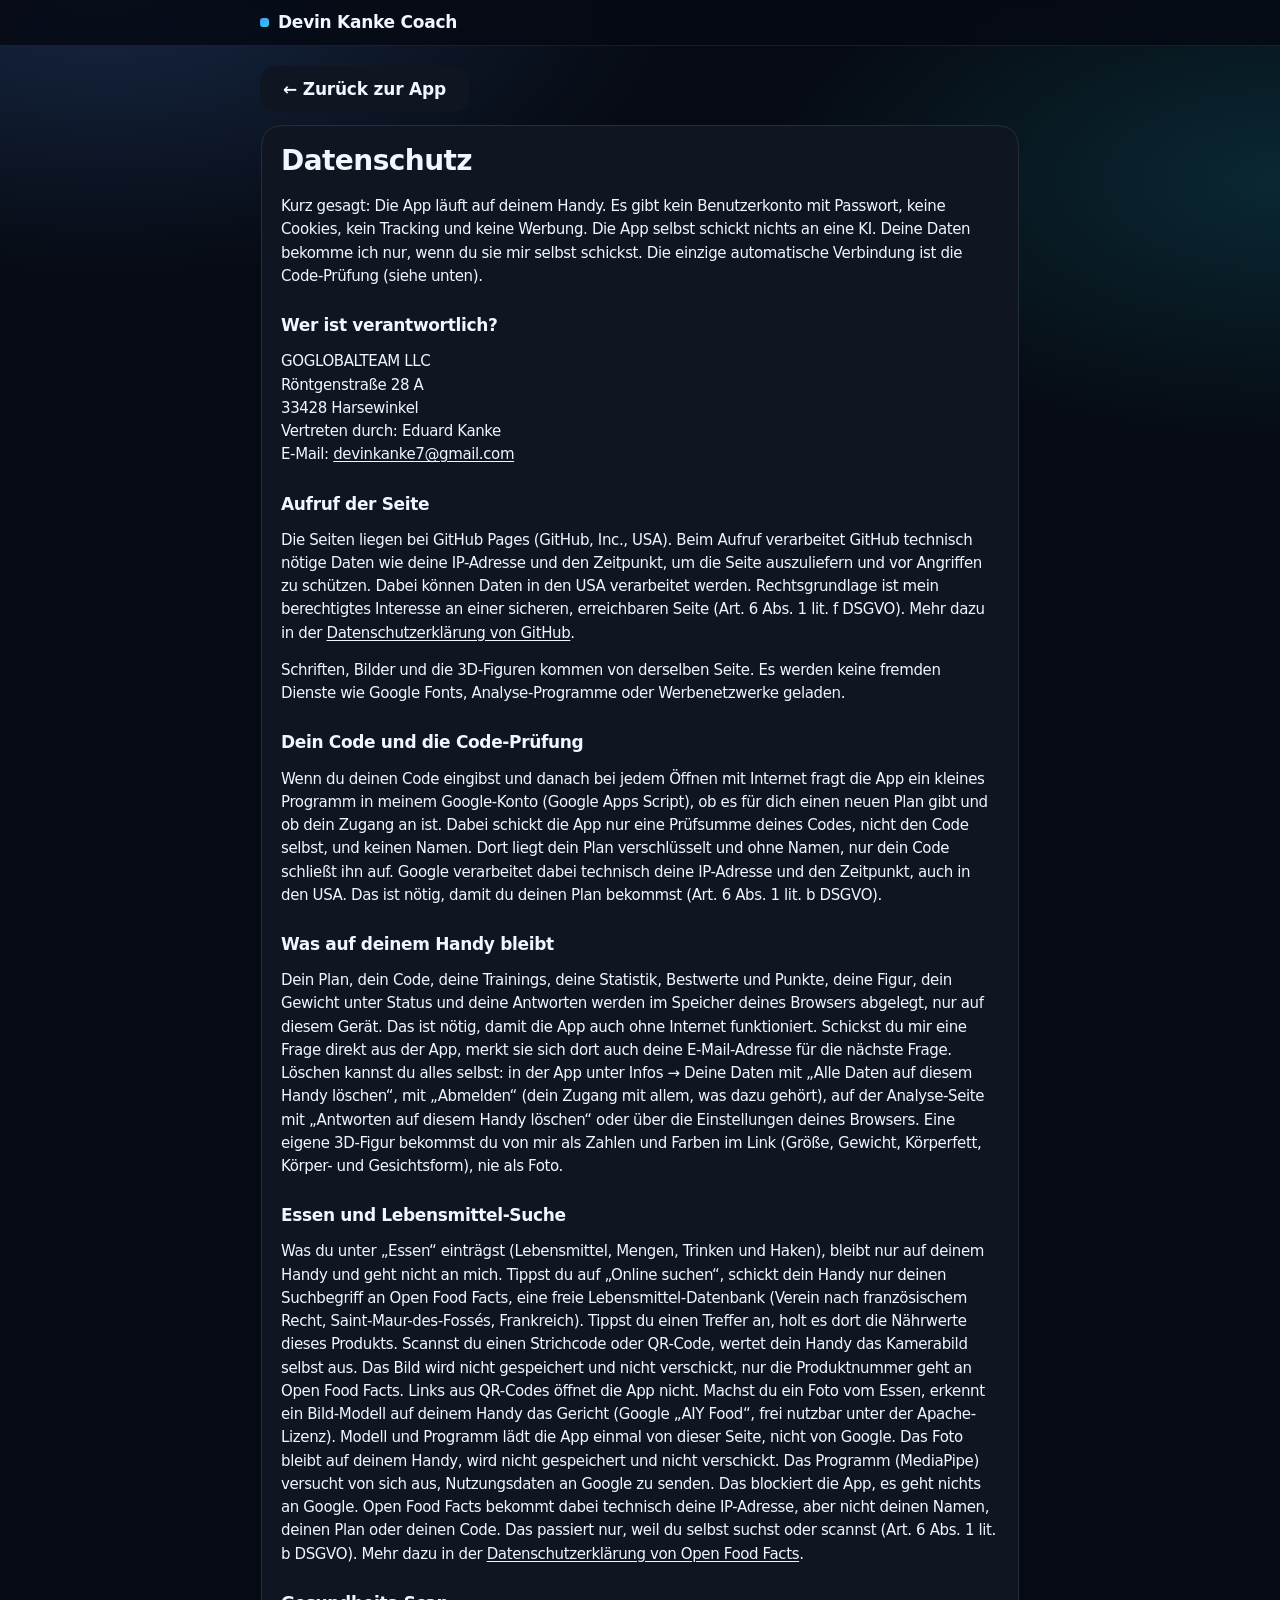
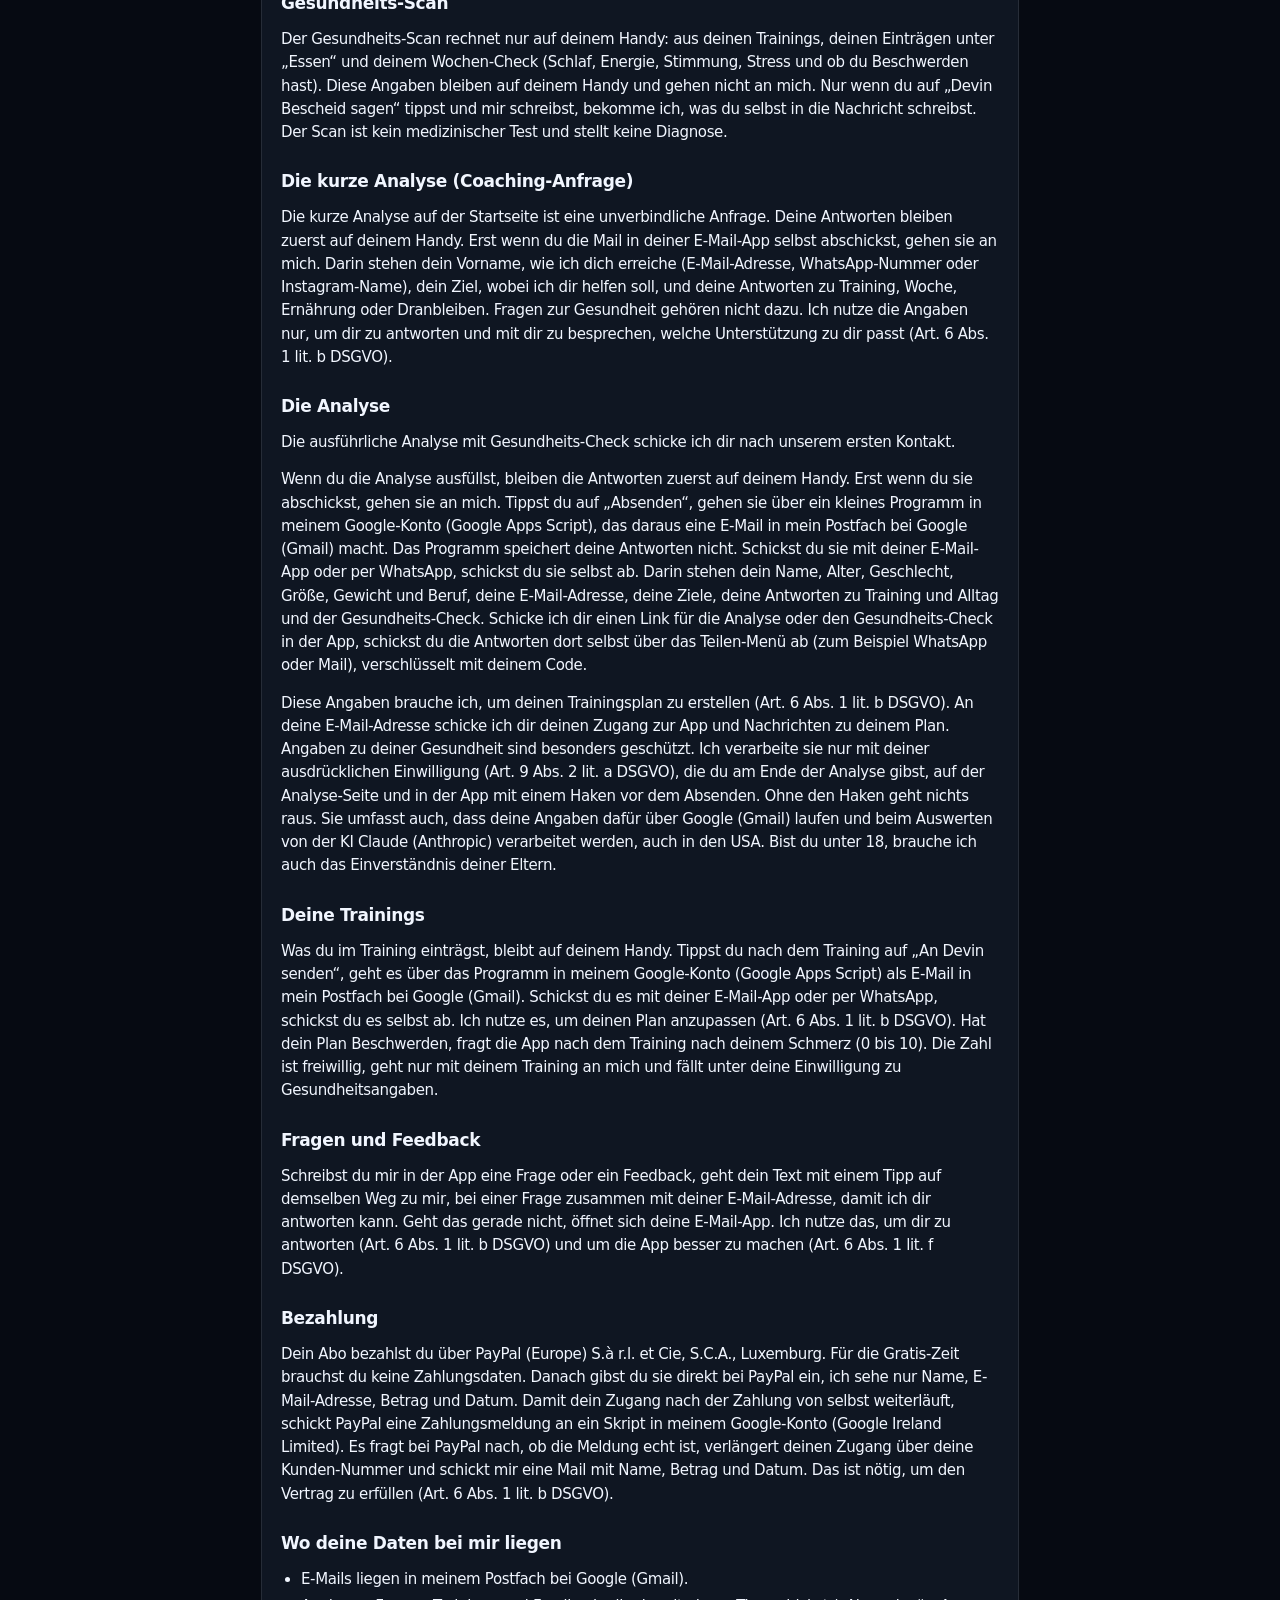
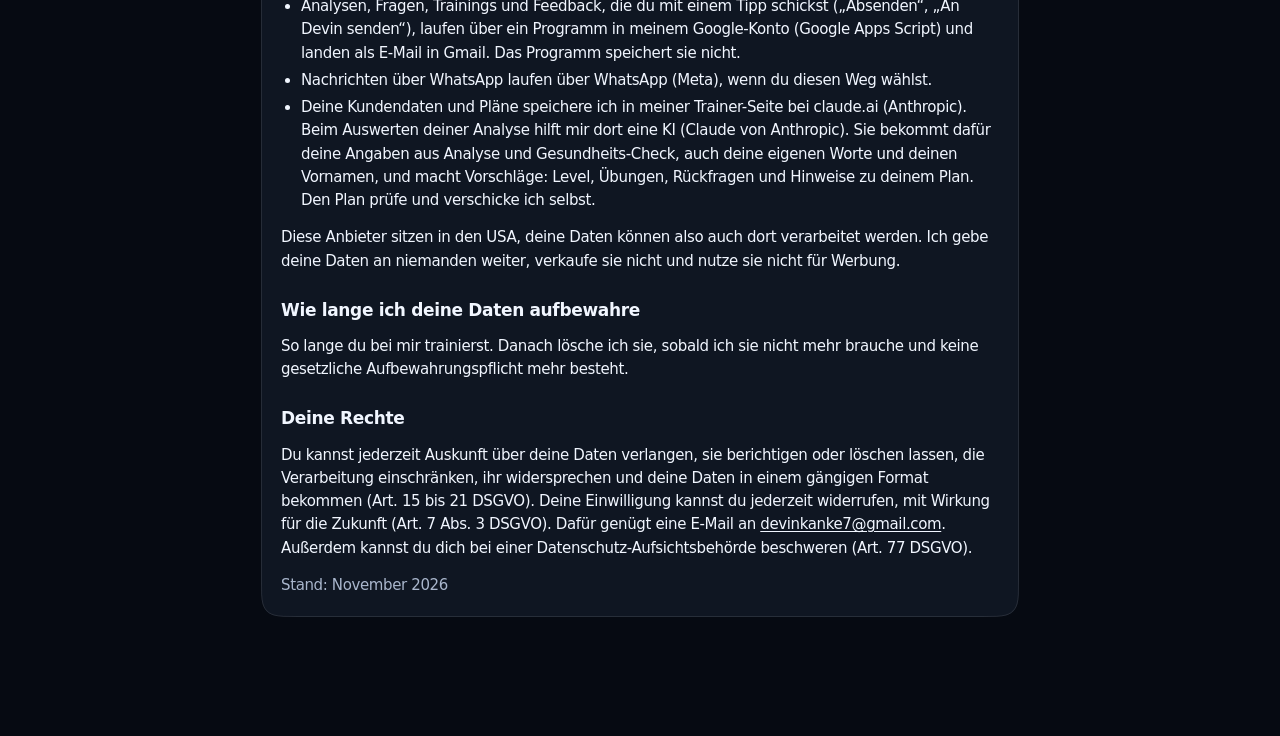
<file: datenschutz/index.html>
<!doctype html>
<html lang="de">
<head>
<meta charset="utf-8"><meta http-equiv="Content-Security-Policy" content="default-src 'none'; script-src 'self' 'sha256-R5iDOSeH731keE2u5EsbIg+6mSrbE5sxHAMpt7QkzTU='; style-src 'self' 'unsafe-inline'; img-src 'self' data: blob:; font-src 'self'; media-src 'self'; connect-src 'self' https://script.google.com/macros/s/AKfycbyLPzLHNzum-pwciI3_dzC59O2ORegEOl_eoz95GNV7-4xVumbC5oZRW1EZlCbvzE4xHg/exec https://script.googleusercontent.com; manifest-src 'self'; worker-src 'self'; base-uri 'none'; form-action 'none'; object-src 'none'">
<meta name="viewport" content="width=device-width,initial-scale=1,viewport-fit=cover">
<title>Datenschutz · Devin Kanke Coach</title>
<meta name="theme-color" content="#060A12"><script>try{var l=localStorage.getItem('dk_look');if(!/^(champagner|gold|sport|lagune|klar)$/.test(l||'')){l='champagner';localStorage.setItem('dk_look',l)}document.documentElement.dataset.look=l;var m=document.querySelector('meta[name=theme-color]');if(m)m.content={'champagner':'#060A12','gold':'#0E0909','sport':'#0A0812','lagune':'#EEF8F6','klar':'#FFF6F0'}[l]}catch(e){document.documentElement.dataset.look='champagner'}</script>
<!-- Vorlage: build.js füllt die Platzhalter aus kontakt.json → impressum. Ohne vollständige echte Angaben entsteht diese Seite nicht.
     Entwurf vom 06.11.2026, beschreibt genau, was App, Analyse-Seite und Trainer-Seite tun. Ändert sich daran etwas, diesen Text mit ändern. -->
<link rel="icon" href="../icon.svg" type="image/svg+xml">
<link rel="stylesheet" href="../schriften/schriften.css">
<link rel="stylesheet" href="../stil.css">
<link rel="stylesheet" href="../sport.css">
<style>
html, body { margin: 0; padding: 0; }
.kopf a.marke { text-decoration: none; }
.recht { gap: 12px; }
.recht .block { display: grid; gap: 8px; }
.recht h1 { margin: 0 0 4px; font-size: 28px; line-height: 1.15; }
.recht h2 { margin: 12px 0 0; font-size: 17px; line-height: 1.3; }
.recht p, .recht li { margin: 0; font-size: 15px; line-height: 1.55; }
.recht ul { margin: 0; padding-left: 20px; display: grid; gap: 4px; }
.recht .block a { color: inherit; text-decoration: underline; text-underline-offset: 2px; }
.recht .zurueck { justify-self: start; }
</style>
</head>
<body>
<div class="app">
  <header class="kopf"><div class="kopf-innen"><a class="marke" href="../">Devin Kanke Coach</a></div></header>
  <main><div class="inhalt recht">
    <a class="knopf zurueck" href="../">← Zurück zur App</a>
    <section class="block">
      <h1>Datenschutz</h1>
      <p>Kurz gesagt: Die App läuft auf deinem Handy. Es gibt kein Benutzerkonto mit Passwort, keine Cookies, kein Tracking und keine Werbung. Die App selbst schickt nichts an eine KI. Deine Daten bekomme ich nur, wenn du sie mir selbst schickst. Die einzige automatische Verbindung ist die Code-Prüfung (siehe unten).</p>

      <h2>Wer ist verantwortlich?</h2>
      <p>GOGLOBALTEAM LLC<br>Röntgenstraße 28 A<br>33428 Harsewinkel<br>Vertreten durch: Eduard Kanke<br>E-Mail: <a href="mailto:devinkanke7@gmail.com">devinkanke7@gmail.com</a></p>

      <h2>Aufruf der Seite</h2>
      <p>Die Seiten liegen bei GitHub Pages (GitHub, Inc., USA). Beim Aufruf verarbeitet GitHub technisch nötige Daten wie deine IP-Adresse und den Zeitpunkt, um die Seite auszuliefern und vor Angriffen zu schützen. Dabei können Daten in den USA verarbeitet werden. Rechtsgrundlage ist mein berechtigtes Interesse an einer sicheren, erreichbaren Seite (Art. 6 Abs. 1 lit. f DSGVO). Mehr dazu in der <a href="https://docs.github.com/de/site-policy/privacy-policies/github-general-privacy-statement">Datenschutzerklärung von GitHub</a>.</p>
      <p>Schriften, Bilder und die 3D-Figuren kommen von derselben Seite. Es werden keine fremden Dienste wie Google Fonts, Analyse-Programme oder Werbenetzwerke geladen.</p>

      <h2>Dein Code und die Code-Prüfung</h2>
      <p>Wenn du deinen Code eingibst und danach bei jedem Öffnen mit Internet fragt die App ein kleines Programm in meinem Google-Konto (Google Apps Script), ob es für dich einen neuen Plan gibt und ob dein Zugang an ist. Dabei schickt die App nur eine Prüfsumme deines Codes, nicht den Code selbst, und keinen Namen. Dort liegt dein Plan verschlüsselt und ohne Namen, nur dein Code schließt ihn auf. Google verarbeitet dabei technisch deine IP-Adresse und den Zeitpunkt, auch in den USA. Das ist nötig, damit du deinen Plan bekommst (Art. 6 Abs. 1 lit. b DSGVO).</p>

      <h2>Was auf deinem Handy bleibt</h2>
      <p>Dein Plan, dein Code, deine Trainings, deine Statistik, Bestwerte und Punkte, deine Figur, dein Gewicht unter Status und deine Antworten werden im Speicher deines Browsers abgelegt, nur auf diesem Gerät. Das ist nötig, damit die App auch ohne Internet funktioniert. Schickst du mir eine Frage direkt aus der App, merkt sie sich dort auch deine E-Mail-Adresse für die nächste Frage. Löschen kannst du alles selbst: in der App unter Infos → Deine Daten mit „Alle Daten auf diesem Handy löschen“, mit „Abmelden“ (dein Zugang mit allem, was dazu gehört), auf der Analyse-Seite mit „Antworten auf diesem Handy löschen“ oder über die Einstellungen deines Browsers. Eine eigene 3D-Figur bekommst du von mir als Zahlen und Farben im Link (Größe, Gewicht, Körperfett, Körper- und Gesichtsform), nie als Foto.</p>

      <h2>Essen und Lebensmittel-Suche</h2>
      <p>Was du unter „Essen“ einträgst (Lebensmittel, Mengen, Trinken und Haken), bleibt nur auf deinem Handy und geht nicht an mich. Tippst du auf „Online suchen“, schickt dein Handy nur deinen Suchbegriff an Open Food Facts, eine freie Lebensmittel-Datenbank (Verein nach französischem Recht, Saint-Maur-des-Fossés, Frankreich). Tippst du einen Treffer an, holt es dort die Nährwerte dieses Produkts. Scannst du einen Strichcode oder QR-Code, wertet dein Handy das Kamerabild selbst aus. Das Bild wird nicht gespeichert und nicht verschickt, nur die Produktnummer geht an Open Food Facts. Links aus QR-Codes öffnet die App nicht. Machst du ein Foto vom Essen, erkennt ein Bild-Modell auf deinem Handy das Gericht (Google „AIY Food“, frei nutzbar unter der Apache-Lizenz). Modell und Programm lädt die App einmal von dieser Seite, nicht von Google. Das Foto bleibt auf deinem Handy, wird nicht gespeichert und nicht verschickt. Das Programm (MediaPipe) versucht von sich aus, Nutzungsdaten an Google zu senden. Das blockiert die App, es geht nichts an Google. Open Food Facts bekommt dabei technisch deine IP-Adresse, aber nicht deinen Namen, deinen Plan oder deinen Code. Das passiert nur, weil du selbst suchst oder scannst (Art. 6 Abs. 1 lit. b DSGVO). Mehr dazu in der <a href="https://world.openfoodfacts.org/privacy">Datenschutzerklärung von Open Food Facts</a>.</p>

      <h2>Gesundheits-Scan</h2>
      <p>Der Gesundheits-Scan rechnet nur auf deinem Handy: aus deinen Trainings, deinen Einträgen unter „Essen“ und deinem Wochen-Check (Schlaf, Energie, Stimmung, Stress und ob du Beschwerden hast). Diese Angaben bleiben auf deinem Handy und gehen nicht an mich. Nur wenn du auf „Devin Bescheid sagen“ tippst und mir schreibst, bekomme ich, was du selbst in die Nachricht schreibst. Der Scan ist kein medizinischer Test und stellt keine Diagnose.</p>

      <h2>Die kurze Analyse (Coaching-Anfrage)</h2>
      <p>Die kurze Analyse auf der Startseite ist eine unverbindliche Anfrage. Deine Antworten bleiben zuerst auf deinem Handy. Erst wenn du die Mail in deiner E-Mail-App selbst abschickst, gehen sie an mich. Darin stehen dein Vorname, wie ich dich erreiche (E-Mail-Adresse, WhatsApp-Nummer oder Instagram-Name), dein Ziel, wobei ich dir helfen soll, und deine Antworten zu Training, Woche, Ernährung oder Dranbleiben. Fragen zur Gesundheit gehören nicht dazu. Ich nutze die Angaben nur, um dir zu antworten und mit dir zu besprechen, welche Unterstützung zu dir passt (Art. 6 Abs. 1 lit. b DSGVO).</p>

      <h2>Die Analyse</h2>
      <p>Die ausführliche Analyse mit Gesundheits-Check schicke ich dir nach unserem ersten Kontakt.</p>
      <p>Wenn du die Analyse ausfüllst, bleiben die Antworten zuerst auf deinem Handy. Erst wenn du sie abschickst, gehen sie an mich. Tippst du auf „Absenden“, gehen sie über ein kleines Programm in meinem Google-Konto (Google Apps Script), das daraus eine E-Mail in mein Postfach bei Google (Gmail) macht. Das Programm speichert deine Antworten nicht. Schickst du sie mit deiner E-Mail-App oder per WhatsApp, schickst du sie selbst ab. Darin stehen dein Name, Alter, Geschlecht, Größe, Gewicht und Beruf, deine E-Mail-Adresse, deine Ziele, deine Antworten zu Training und Alltag und der Gesundheits-Check. Schicke ich dir einen Link für die Analyse oder den Gesundheits-Check in der App, schickst du die Antworten dort selbst über das Teilen-Menü ab (zum Beispiel WhatsApp oder Mail), verschlüsselt mit deinem Code.</p>
      <p>Diese Angaben brauche ich, um deinen Trainingsplan zu erstellen (Art. 6 Abs. 1 lit. b DSGVO). An deine E-Mail-Adresse schicke ich dir deinen Zugang zur App und Nachrichten zu deinem Plan. Angaben zu deiner Gesundheit sind besonders geschützt. Ich verarbeite sie nur mit deiner ausdrücklichen Einwilligung (Art. 9 Abs. 2 lit. a DSGVO), die du am Ende der Analyse gibst, auf der Analyse-Seite und in der App mit einem Haken vor dem Absenden. Ohne den Haken geht nichts raus. Sie umfasst auch, dass deine Angaben dafür über Google (Gmail) laufen und beim Auswerten von der KI Claude (Anthropic) verarbeitet werden, auch in den USA. Bist du unter 18, brauche ich auch das Einverständnis deiner Eltern.</p>

      <h2>Deine Trainings</h2>
      <p>Was du im Training einträgst, bleibt auf deinem Handy. Tippst du nach dem Training auf „An Devin senden“, geht es über das Programm in meinem Google-Konto (Google Apps Script) als E-Mail in mein Postfach bei Google (Gmail). Schickst du es mit deiner E-Mail-App oder per WhatsApp, schickst du es selbst ab. Ich nutze es, um deinen Plan anzupassen (Art. 6 Abs. 1 lit. b DSGVO). Hat dein Plan Beschwerden, fragt die App nach dem Training nach deinem Schmerz (0 bis 10). Die Zahl ist freiwillig, geht nur mit deinem Training an mich und fällt unter deine Einwilligung zu Gesundheitsangaben.</p>

      <h2>Fragen und Feedback</h2>
      <p>Schreibst du mir in der App eine Frage oder ein Feedback, geht dein Text mit einem Tipp auf demselben Weg zu mir, bei einer Frage zusammen mit deiner E-Mail-Adresse, damit ich dir antworten kann. Geht das gerade nicht, öffnet sich deine E-Mail-App. Ich nutze das, um dir zu antworten (Art. 6 Abs. 1 lit. b DSGVO) und um die App besser zu machen (Art. 6 Abs. 1 lit. f DSGVO).</p>

      <h2>Bezahlung</h2>
      <p>Dein Abo bezahlst du über PayPal (Europe) S.à r.l. et Cie, S.C.A., Luxemburg. Für die Gratis-Zeit brauchst du keine Zahlungsdaten. Danach gibst du sie direkt bei PayPal ein, ich sehe nur Name, E-Mail-Adresse, Betrag und Datum. Damit dein Zugang nach der Zahlung von selbst weiterläuft, schickt PayPal eine Zahlungsmeldung an ein Skript in meinem Google-Konto (Google Ireland Limited). Es fragt bei PayPal nach, ob die Meldung echt ist, verlängert deinen Zugang über deine Kunden-Nummer und schickt mir eine Mail mit Name, Betrag und Datum. Das ist nötig, um den Vertrag zu erfüllen (Art. 6 Abs. 1 lit. b DSGVO).</p>
      <h2>Wo deine Daten bei mir liegen</h2>
      <ul>
        <li>E-Mails liegen in meinem Postfach bei Google (Gmail).</li>
        <li>Analysen, Fragen, Trainings und Feedback, die du mit einem Tipp schickst („Absenden“, „An Devin senden“), laufen über ein Programm in meinem Google-Konto (Google Apps Script) und landen als E-Mail in Gmail. Das Programm speichert sie nicht.</li>
        <li>Nachrichten über WhatsApp laufen über WhatsApp (Meta), wenn du diesen Weg wählst.</li>
        <li>Deine Kundendaten und Pläne speichere ich in meiner Trainer-Seite bei claude.ai (Anthropic). Beim Auswerten deiner Analyse hilft mir dort eine KI (Claude von Anthropic). Sie bekommt dafür deine Angaben aus Analyse und Gesundheits-Check, auch deine eigenen Worte und deinen Vornamen, und macht Vorschläge: Level, Übungen, Rückfragen und Hinweise zu deinem Plan. Den Plan prüfe und verschicke ich selbst.</li>
      </ul>
      <p>Diese Anbieter sitzen in den USA, deine Daten können also auch dort verarbeitet werden. Ich gebe deine Daten an niemanden weiter, verkaufe sie nicht und nutze sie nicht für Werbung.</p>

      <h2>Wie lange ich deine Daten aufbewahre</h2>
      <p>So lange du bei mir trainierst. Danach lösche ich sie, sobald ich sie nicht mehr brauche und keine gesetzliche Aufbewahrungspflicht mehr besteht.</p>

      <h2>Deine Rechte</h2>
      <p>Du kannst jederzeit Auskunft über deine Daten verlangen, sie berichtigen oder löschen lassen, die Verarbeitung einschränken, ihr widersprechen und deine Daten in einem gängigen Format bekommen (Art. 15 bis 21 DSGVO). Deine Einwilligung kannst du jederzeit widerrufen, mit Wirkung für die Zukunft (Art. 7 Abs. 3 DSGVO). Dafür genügt eine E-Mail an <a href="mailto:devinkanke7@gmail.com">devinkanke7@gmail.com</a>. Außerdem kannst du dich bei einer Datenschutz-Aufsichtsbehörde beschweren (Art. 77 DSGVO).</p>

      <p class="leise">Stand: November 2026</p>
    </section>
  </div></main>
</div>
</body>
</html>
</file>
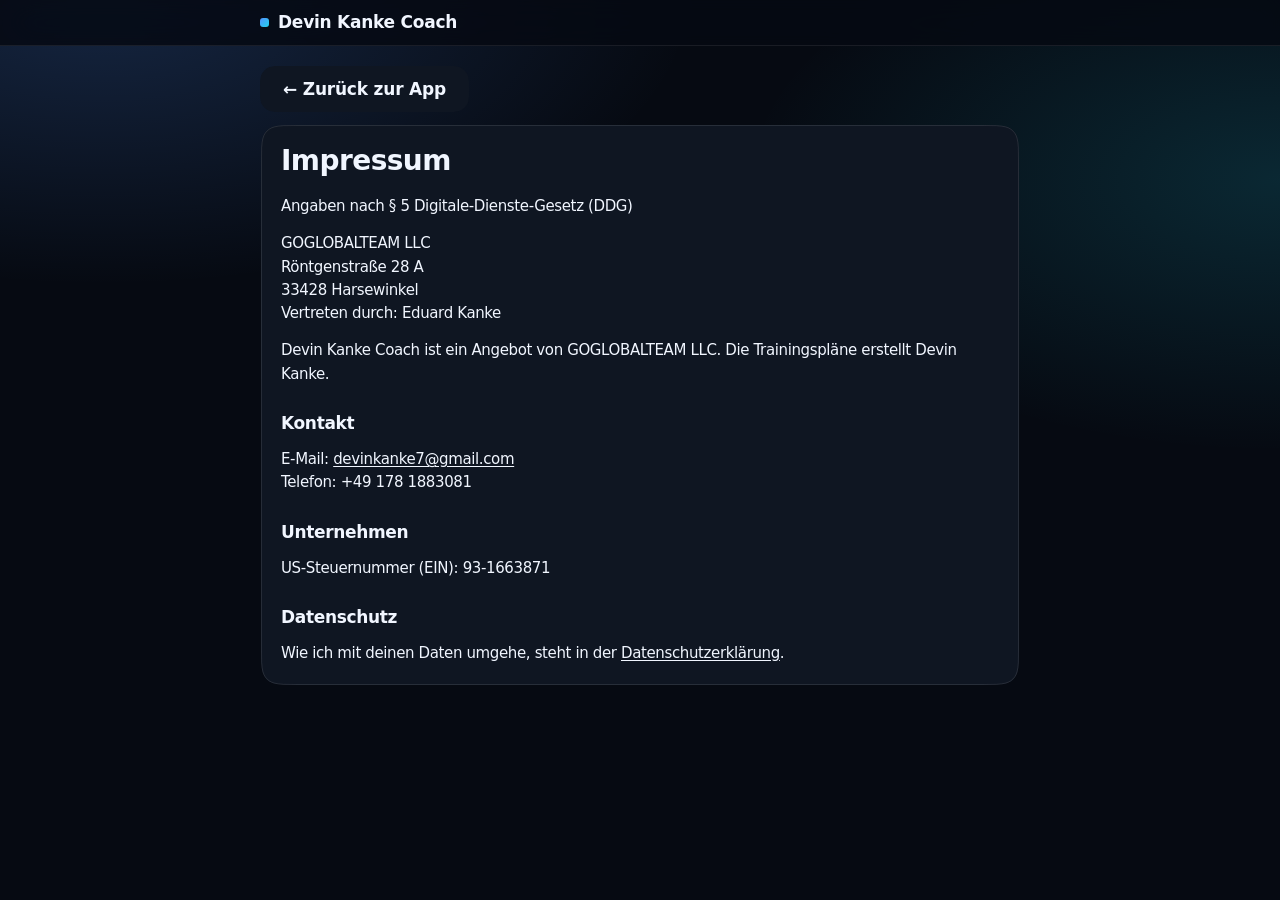
<file: impressum/index.html>
<!doctype html>
<html lang="de">
<head>
<meta charset="utf-8"><meta http-equiv="Content-Security-Policy" content="default-src 'none'; script-src 'self' 'sha256-R5iDOSeH731keE2u5EsbIg+6mSrbE5sxHAMpt7QkzTU='; style-src 'self' 'unsafe-inline'; img-src 'self' data: blob:; font-src 'self'; media-src 'self'; connect-src 'self' https://script.google.com/macros/s/AKfycbyLPzLHNzum-pwciI3_dzC59O2ORegEOl_eoz95GNV7-4xVumbC5oZRW1EZlCbvzE4xHg/exec https://script.googleusercontent.com; manifest-src 'self'; worker-src 'self'; base-uri 'none'; form-action 'none'; object-src 'none'">
<meta name="viewport" content="width=device-width,initial-scale=1,viewport-fit=cover">
<title>Impressum · Devin Kanke Coach</title>
<meta name="theme-color" content="#060A12"><script>try{var l=localStorage.getItem('dk_look');if(!/^(champagner|gold|sport|lagune|klar)$/.test(l||'')){l='champagner';localStorage.setItem('dk_look',l)}document.documentElement.dataset.look=l;var m=document.querySelector('meta[name=theme-color]');if(m)m.content={'champagner':'#060A12','gold':'#0E0909','sport':'#0A0812','lagune':'#EEF8F6','klar':'#FFF6F0'}[l]}catch(e){document.documentElement.dataset.look='champagner'}</script>
<!-- Vorlage: build.js füllt die Platzhalter aus kontakt.json → impressum. Ohne vollständige echte Angaben entsteht diese Seite nicht. -->
<link rel="icon" href="../icon.svg" type="image/svg+xml">
<link rel="stylesheet" href="../schriften/schriften.css">
<link rel="stylesheet" href="../stil.css">
<link rel="stylesheet" href="../sport.css">
<style>
html, body { margin: 0; padding: 0; }
.kopf a.marke { text-decoration: none; }
.recht { gap: 12px; }
.recht .block { display: grid; gap: 8px; }
.recht h1 { margin: 0 0 4px; font-size: 28px; line-height: 1.15; }
.recht h2 { margin: 12px 0 0; font-size: 17px; line-height: 1.3; }
.recht p { margin: 0; font-size: 15px; line-height: 1.55; }
.recht .block a { color: inherit; text-decoration: underline; text-underline-offset: 2px; }
.recht .zurueck { justify-self: start; }
</style>
</head>
<body>
<div class="app">
  <header class="kopf"><div class="kopf-innen"><a class="marke" href="../">Devin Kanke Coach</a></div></header>
  <main><div class="inhalt recht">
    <a class="knopf zurueck" href="../">← Zurück zur App</a>
    <section class="block">
      <h1>Impressum</h1>
      <p>Angaben nach § 5 Digitale-Dienste-Gesetz (DDG)</p>
      <p>GOGLOBALTEAM LLC<br>Röntgenstraße 28 A<br>33428 Harsewinkel<br>Vertreten durch: Eduard Kanke</p>
      <p>Devin Kanke Coach ist ein Angebot von GOGLOBALTEAM LLC. Die Trainingspläne erstellt Devin Kanke.</p>
      <h2>Kontakt</h2>
      <p>E-Mail: <a href="mailto:devinkanke7@gmail.com">devinkanke7@gmail.com</a><br>Telefon: +49 178 1883081</p>
      <h2>Unternehmen</h2>
      <p>US-Steuernummer (EIN): 93-1663871</p>
      <h2>Datenschutz</h2>
      <p>Wie ich mit deinen Daten umgehe, steht in der <a href="../datenschutz/">Datenschutzerklärung</a>.</p>
    </section>
  </div></main>
</div>
</body>
</html>
</file>
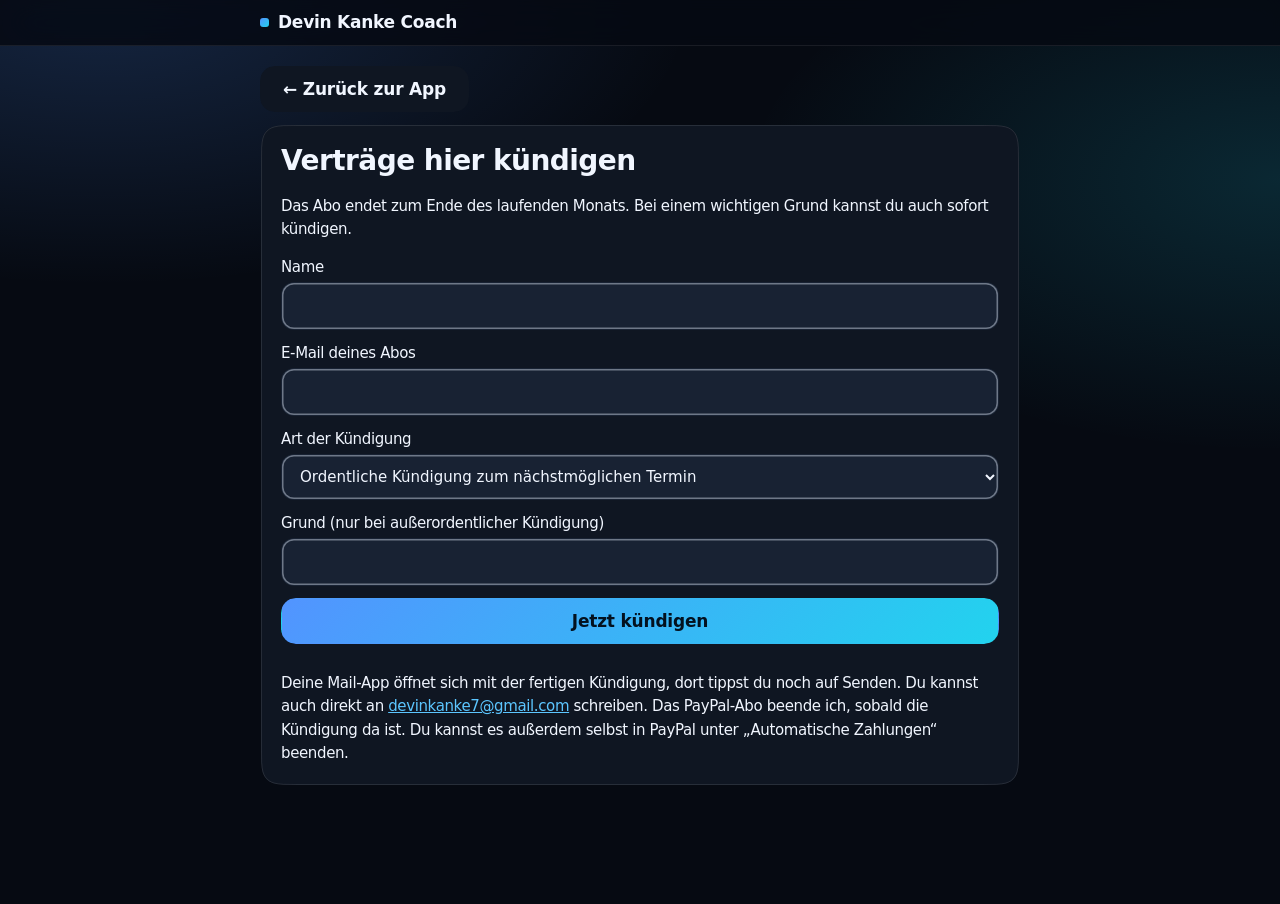
<file: kuendigen/index.html>
<!doctype html>
<html lang="de">
<head>
<meta charset="utf-8"><meta http-equiv="Content-Security-Policy" content="default-src 'none'; script-src 'self' 'sha256-R5iDOSeH731keE2u5EsbIg+6mSrbE5sxHAMpt7QkzTU=' 'sha256-gEYPB9lQBjlIvTwM3Ukqc3aaL4DOjbwqKNH2eH/Dwpo='; style-src 'self' 'unsafe-inline'; img-src 'self' data: blob:; font-src 'self'; media-src 'self'; connect-src 'self' https://script.google.com/macros/s/AKfycbyLPzLHNzum-pwciI3_dzC59O2ORegEOl_eoz95GNV7-4xVumbC5oZRW1EZlCbvzE4xHg/exec https://script.googleusercontent.com; manifest-src 'self'; worker-src 'self'; base-uri 'none'; form-action 'none'; object-src 'none'">
<meta name="viewport" content="width=device-width,initial-scale=1,viewport-fit=cover">
<title>Verträge hier kündigen · Devin Kanke Coach</title>
<meta name="theme-color" content="#060A12"><script>try{var l=localStorage.getItem('dk_look');if(!/^(champagner|gold|sport|lagune|klar)$/.test(l||'')){l='champagner';localStorage.setItem('dk_look',l)}document.documentElement.dataset.look=l;var m=document.querySelector('meta[name=theme-color]');if(m)m.content={'champagner':'#060A12','gold':'#0E0909','sport':'#0A0812','lagune':'#EEF8F6','klar':'#FFF6F0'}[l]}catch(e){document.documentElement.dataset.look='champagner'}</script>
<!-- Vorlage: build.js füllt die Platzhalter aus kontakt.json. Diese Seite entsteht nur mit echtem Impressum und PayPal-Abo. -->
<link rel="icon" href="../icon.svg" type="image/svg+xml">
<link rel="stylesheet" href="../schriften/schriften.css">
<link rel="stylesheet" href="../stil.css">
<link rel="stylesheet" href="../sport.css">
<style>
html, body { margin: 0; padding: 0; }
.kopf a.marke { text-decoration: none; }
.recht { gap: 12px; }
.recht .block { display: grid; gap: 10px; }
.recht h1 { margin: 0 0 4px; font-size: 28px; line-height: 1.15; }
.recht p { margin: 0; font-size: 15px; line-height: 1.55; }
.recht label { display: grid; gap: 4px; font-size: 15px; }
.recht .zurueck { justify-self: start; }
</style>
</head>
<body>
<div class="app">
  <header class="kopf"><div class="kopf-innen"><a class="marke" href="../">Devin Kanke Coach</a></div></header>
  <main><div class="inhalt recht">
    <a class="knopf zurueck" href="../">← Zurück zur App</a>
    <section class="block">
      <h1>Verträge hier kündigen</h1>
      <p>Das Abo endet zum Ende des laufenden Monats. Bei einem wichtigen Grund kannst du auch sofort kündigen.</p>
      <form id="kuendigung" class="stapel" data-mail="devinkanke7@gmail.com" novalidate>
        <label>Name <input class="eingabe" id="k-name" autocomplete="name" maxlength="120" required></label>
        <label>E-Mail deines Abos <input class="eingabe" id="k-mail" type="email" autocomplete="email" maxlength="160" required></label>
        <label>Art der Kündigung
          <select class="eingabe" id="k-art"><option>Ordentliche Kündigung zum nächstmöglichen Termin</option><option>Außerordentliche Kündigung aus wichtigem Grund</option></select>
        </label>
        <label>Grund (nur bei außerordentlicher Kündigung) <input class="eingabe" id="k-grund" maxlength="300"></label>
        <button class="knopf haupt" type="submit">Jetzt kündigen</button>
      </form>
      <p id="k-meldung" role="status"></p>
      <p>Deine Mail-App öffnet sich mit der fertigen Kündigung, dort tippst du noch auf Senden. Du kannst auch direkt an <a href="mailto:devinkanke7@gmail.com">devinkanke7@gmail.com</a> schreiben. Das PayPal-Abo beende ich, sobald die Kündigung da ist. Du kannst es außerdem selbst in PayPal unter „Automatische Zahlungen“ beenden.</p>
    </section>
  </div></main>
</div>
<script>
(function () {
  var f = document.getElementById('kuendigung'), m = document.getElementById('k-meldung');
  f.addEventListener('submit', function (e) {
    e.preventDefault();
    var w = function (id) { return document.getElementById(id).value.trim(); };
    if (!w('k-name') || !/^[^@\s]+@[^@\s]+\.[^@\s]+$/.test(w('k-mail'))) { m.textContent = 'Bitte trag deinen Namen und die E-Mail deines Abos ein.'; return; }
    var jetzt = new Date().toLocaleString('de-DE');
    var text = ['Kündigung meines Abos', '', 'Name: ' + w('k-name'), 'E-Mail: ' + w('k-mail'), 'Art: ' + w('k-art'), w('k-grund') ? 'Grund: ' + w('k-grund') : '', 'Erklärt am: ' + jetzt].filter(function (z, i) { return z || i === 1; }).join('\r\n');
    location.href = 'mailto:' + f.dataset.mail + '?subject=' + encodeURIComponent('Kündigung Abo: ' + w('k-name')) + '&body=' + encodeURIComponent(text);
    m.textContent = 'Deine Kündigung vom ' + jetzt + ' ist fertig. Tipp in deiner Mail-App noch auf Senden und mach am besten einen Screenshot von dieser Seite.';
  });
})();
</script>
</body>
</html>
</file>
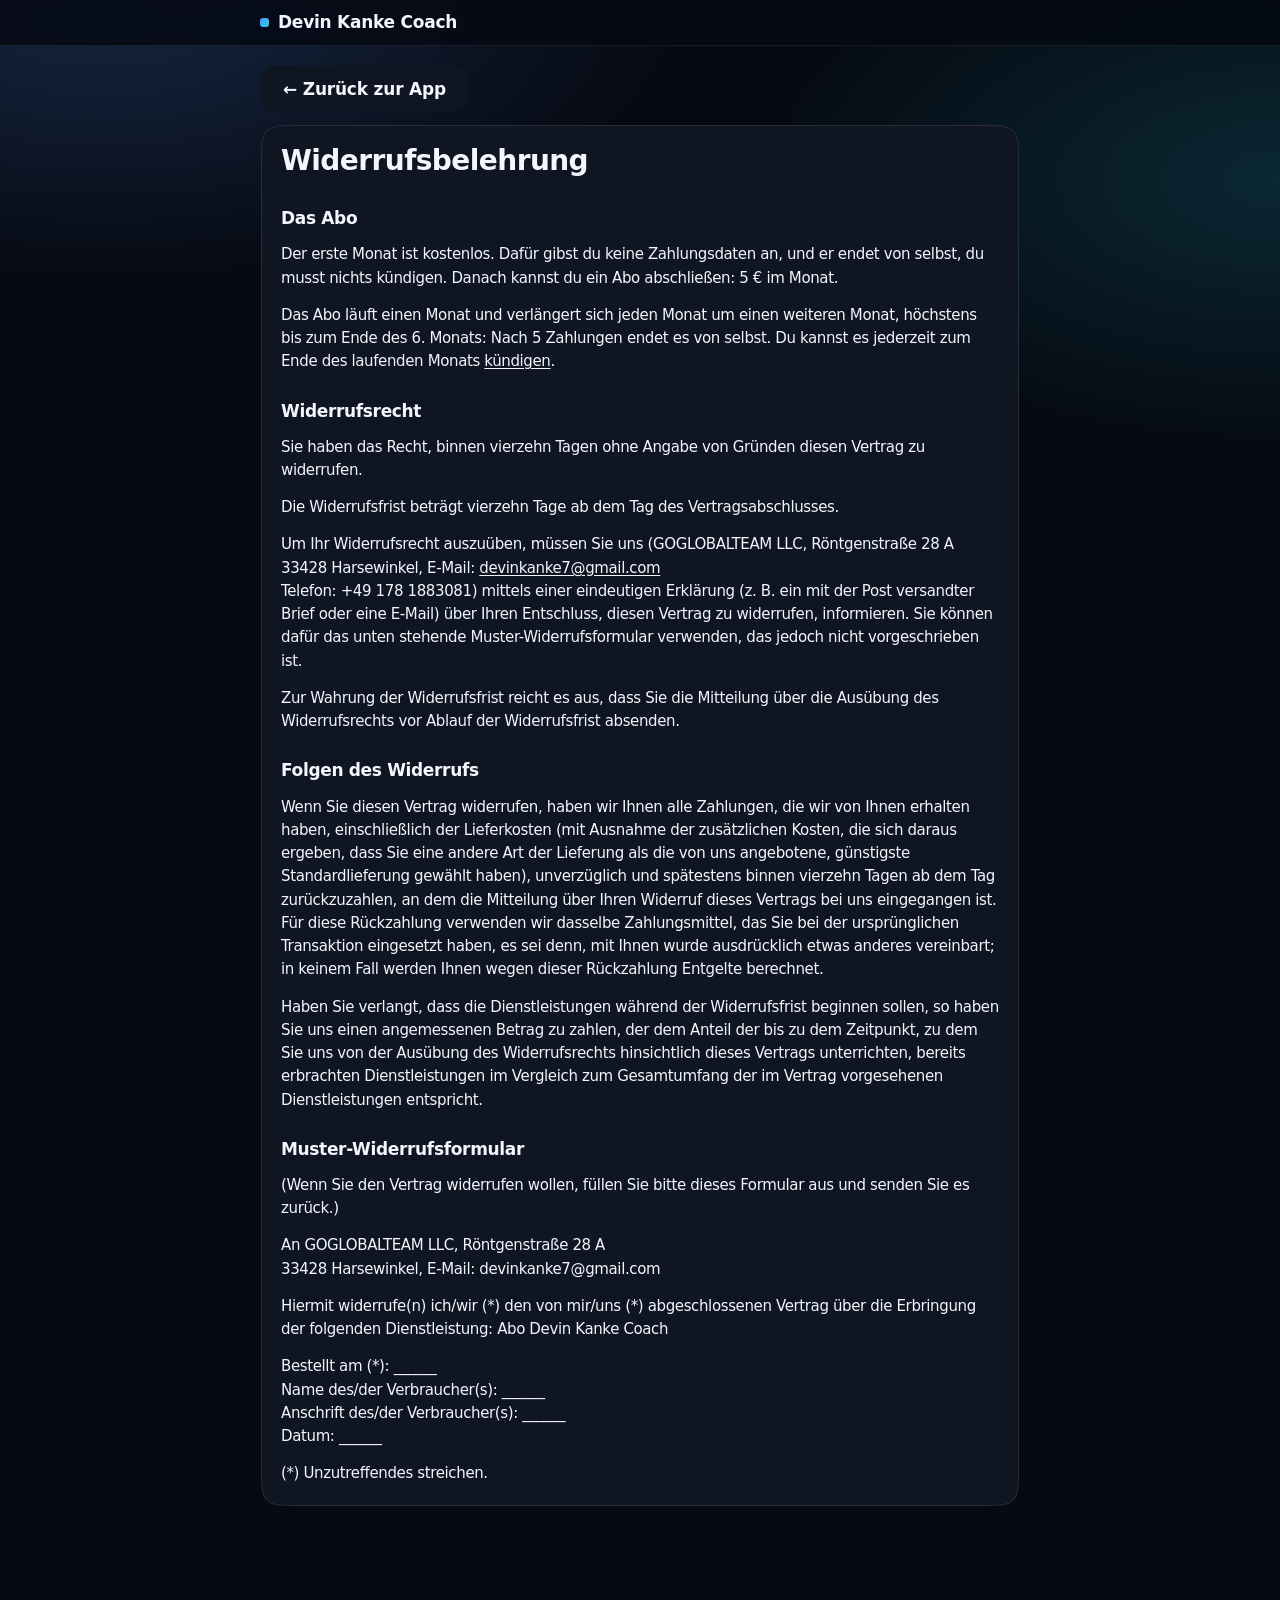
<file: widerruf/index.html>
<!doctype html>
<html lang="de">
<head>
<meta charset="utf-8"><meta http-equiv="Content-Security-Policy" content="default-src 'none'; script-src 'self' 'sha256-R5iDOSeH731keE2u5EsbIg+6mSrbE5sxHAMpt7QkzTU='; style-src 'self' 'unsafe-inline'; img-src 'self' data: blob:; font-src 'self'; media-src 'self'; connect-src 'self' https://script.google.com/macros/s/AKfycbyLPzLHNzum-pwciI3_dzC59O2ORegEOl_eoz95GNV7-4xVumbC5oZRW1EZlCbvzE4xHg/exec https://script.googleusercontent.com; manifest-src 'self'; worker-src 'self'; base-uri 'none'; form-action 'none'; object-src 'none'">
<meta name="viewport" content="width=device-width,initial-scale=1,viewport-fit=cover">
<title>Widerruf · Devin Kanke Coach</title>
<meta name="theme-color" content="#060A12"><script>try{var l=localStorage.getItem('dk_look');if(!/^(champagner|gold|sport|lagune|klar)$/.test(l||'')){l='champagner';localStorage.setItem('dk_look',l)}document.documentElement.dataset.look=l;var m=document.querySelector('meta[name=theme-color]');if(m)m.content={'champagner':'#060A12','gold':'#0E0909','sport':'#0A0812','lagune':'#EEF8F6','klar':'#FFF6F0'}[l]}catch(e){document.documentElement.dataset.look='champagner'}</script>
<!-- Vorlage: build.js füllt die Platzhalter aus kontakt.json. Diese Seite entsteht nur mit echtem Impressum und PayPal-Abo. Text: Muster nach Anlage 1 und 2 zu Art. 246a EGBGB. -->
<link rel="icon" href="../icon.svg" type="image/svg+xml">
<link rel="stylesheet" href="../schriften/schriften.css">
<link rel="stylesheet" href="../stil.css">
<link rel="stylesheet" href="../sport.css">
<style>
html, body { margin: 0; padding: 0; }
.kopf a.marke { text-decoration: none; }
.recht { gap: 12px; }
.recht .block { display: grid; gap: 8px; }
.recht h1 { margin: 0 0 4px; font-size: 28px; line-height: 1.15; }
.recht h2 { margin: 12px 0 0; font-size: 17px; line-height: 1.3; }
.recht p { margin: 0; font-size: 15px; line-height: 1.55; }
.recht .block a { color: inherit; text-decoration: underline; text-underline-offset: 2px; }
.recht .zurueck { justify-self: start; }
</style>
</head>
<body>
<div class="app">
  <header class="kopf"><div class="kopf-innen"><a class="marke" href="../">Devin Kanke Coach</a></div></header>
  <main><div class="inhalt recht">
    <a class="knopf zurueck" href="../">← Zurück zur App</a>
    <section class="block">
      <h1>Widerrufsbelehrung</h1>
      <h2>Das Abo</h2>
      <p>Der erste Monat ist kostenlos. Dafür gibst du keine Zahlungsdaten an, und er endet von selbst, du musst nichts kündigen. Danach kannst du ein Abo abschließen: 5 € im Monat.</p>
      <p>Das Abo läuft einen Monat und verlängert sich jeden Monat um einen weiteren Monat, höchstens bis zum Ende des 6. Monats: Nach 5 Zahlungen endet es von selbst. Du kannst es jederzeit zum Ende des laufenden Monats <a href="../kuendigen/">kündigen</a>.</p>
      <h2>Widerrufsrecht</h2>
      <p>Sie haben das Recht, binnen vierzehn Tagen ohne Angabe von Gründen diesen Vertrag zu widerrufen.</p>
      <p>Die Widerrufsfrist beträgt vierzehn Tage ab dem Tag des Vertragsabschlusses.</p>
      <p>Um Ihr Widerrufsrecht auszuüben, müssen Sie uns (GOGLOBALTEAM LLC, Röntgenstraße 28 A<br>33428 Harsewinkel, E-Mail: <a href="mailto:devinkanke7@gmail.com">devinkanke7@gmail.com</a><br>Telefon: +49 178 1883081) mittels einer eindeutigen Erklärung (z. B. ein mit der Post versandter Brief oder eine E-Mail) über Ihren Entschluss, diesen Vertrag zu widerrufen, informieren. Sie können dafür das unten stehende Muster-Widerrufsformular verwenden, das jedoch nicht vorgeschrieben ist.</p>
      <p>Zur Wahrung der Widerrufsfrist reicht es aus, dass Sie die Mitteilung über die Ausübung des Widerrufsrechts vor Ablauf der Widerrufsfrist absenden.</p>
      <h2>Folgen des Widerrufs</h2>
      <p>Wenn Sie diesen Vertrag widerrufen, haben wir Ihnen alle Zahlungen, die wir von Ihnen erhalten haben, einschließlich der Lieferkosten (mit Ausnahme der zusätzlichen Kosten, die sich daraus ergeben, dass Sie eine andere Art der Lieferung als die von uns angebotene, günstigste Standardlieferung gewählt haben), unverzüglich und spätestens binnen vierzehn Tagen ab dem Tag zurückzuzahlen, an dem die Mitteilung über Ihren Widerruf dieses Vertrags bei uns eingegangen ist. Für diese Rückzahlung verwenden wir dasselbe Zahlungsmittel, das Sie bei der ursprünglichen Transaktion eingesetzt haben, es sei denn, mit Ihnen wurde ausdrücklich etwas anderes vereinbart; in keinem Fall werden Ihnen wegen dieser Rückzahlung Entgelte berechnet.</p>
      <p>Haben Sie verlangt, dass die Dienstleistungen während der Widerrufsfrist beginnen sollen, so haben Sie uns einen angemessenen Betrag zu zahlen, der dem Anteil der bis zu dem Zeitpunkt, zu dem Sie uns von der Ausübung des Widerrufsrechts hinsichtlich dieses Vertrags unterrichten, bereits erbrachten Dienstleistungen im Vergleich zum Gesamtumfang der im Vertrag vorgesehenen Dienstleistungen entspricht.</p>
      <h2>Muster-Widerrufsformular</h2>
      <p>(Wenn Sie den Vertrag widerrufen wollen, füllen Sie bitte dieses Formular aus und senden Sie es zurück.)</p>
      <p>An GOGLOBALTEAM LLC, Röntgenstraße 28 A<br>33428 Harsewinkel, E-Mail: devinkanke7@gmail.com</p>
      <p>Hiermit widerrufe(n) ich/wir (*) den von mir/uns (*) abgeschlossenen Vertrag über die Erbringung der folgenden Dienstleistung: Abo Devin Kanke Coach</p>
      <p>Bestellt am (*): ______<br>Name des/der Verbraucher(s): ______<br>Anschrift des/der Verbraucher(s): ______<br>Datum: ______</p>
      <p>(*) Unzutreffendes streichen.</p>
    </section>
  </div></main>
</div>
</body>
</html>
</file>
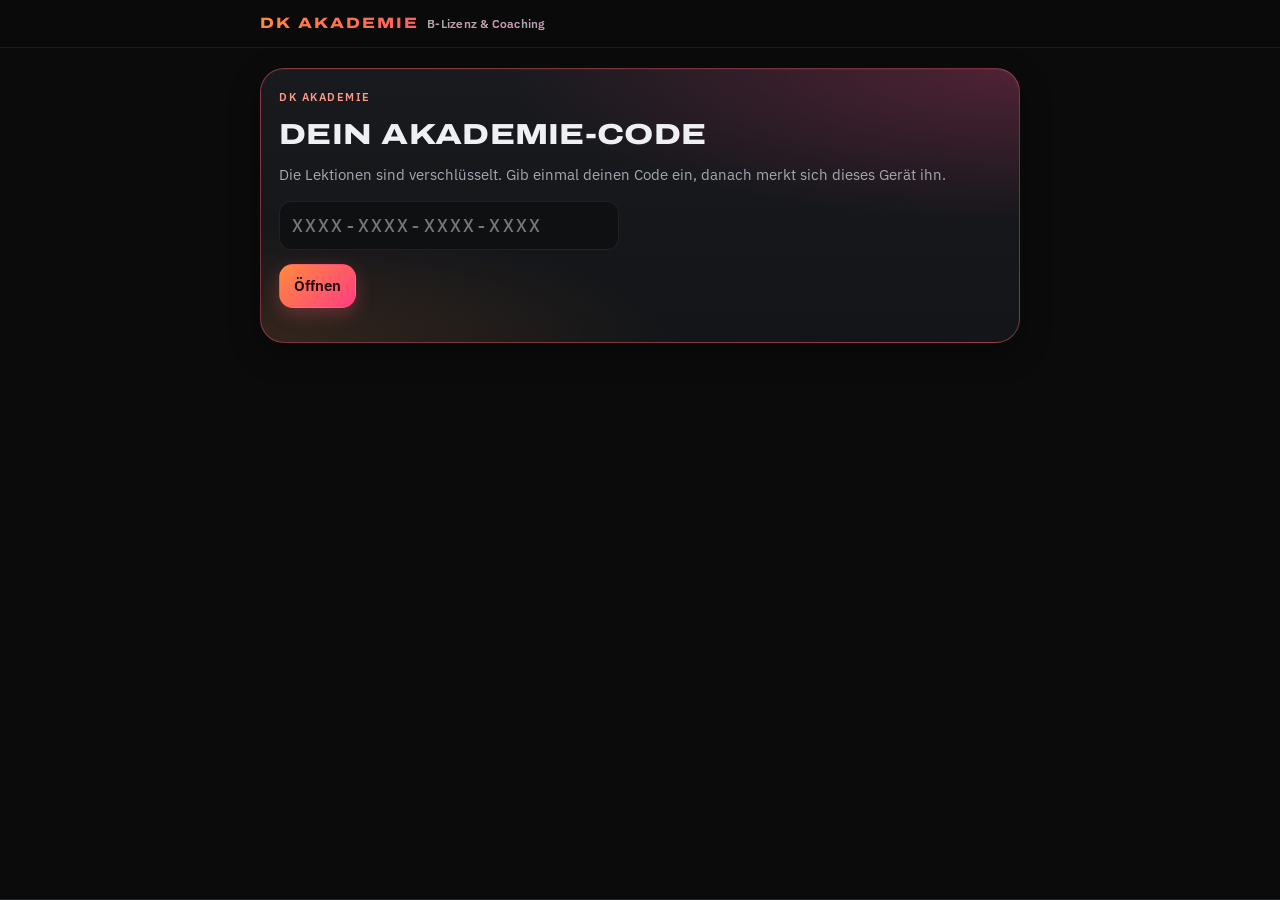
<file: akademie/lernen.html>
<!doctype html>
<html lang="de">
<head>
<meta charset="utf-8">
<meta name="viewport" content="width=device-width,initial-scale=1,viewport-fit=cover">
<title>DK Akademie</title>
<meta name="theme-color" content="#0b0b0b">
<meta name="robots" content="noindex">
<meta name="apple-mobile-web-app-capable" content="yes">
<meta name="mobile-web-app-capable" content="yes">
<meta name="apple-mobile-web-app-status-bar-style" content="black-translucent">
<meta name="apple-mobile-web-app-title" content="DK Akademie">
<!-- Schutzschild: nur eigene Dateien laden, nichts nach außen schicken (YouTube-Links sind normale Links in einem neuen Tab) -->
<meta http-equiv="Content-Security-Policy" content="default-src 'self'; script-src 'self' 'unsafe-inline'; style-src 'self' 'unsafe-inline'; img-src 'self' data: blob:; font-src 'self'; connect-src 'self'; worker-src 'self'; object-src 'none'; base-uri 'self'; form-action 'none'">
<link rel="icon" href="icon.svg" type="image/svg+xml">
<link rel="apple-touch-icon" href="icon-180.png">
<script type="importmap">{ "imports": { "three": "./3d/vendor/three.module.min.js" } }</script>
<link rel="stylesheet" href="schriften/schriften.css">
<link rel="stylesheet" href="akademie.css">
<style>
/* Rahmen wie auf claude.ai (dort setzt die Plattform diese Grundwerte) */
:root { box-sizing: border-box; padding-top: env(safe-area-inset-top, 0px); padding-bottom: env(safe-area-inset-bottom, 0px); }
html { scroll-padding-top: env(safe-area-inset-top, 0px); }
html, body { margin: 0; padding: 0; }
img { max-width: 100%; }
[hidden]:not([hidden=until-found i]) { display: none !important; }
</style>
</head>
<body>
<svg width="0" height="0" style="position:absolute" aria-hidden="true"><defs><linearGradient id="ak-verlauf" x1="0" y1="0" x2="1" y2="1"><stop offset="0" stop-color="#FF8A3D"/><stop offset="1" stop-color="#FF3D81"/></linearGradient></defs></svg>
<div class="app" lang="de">
  <header class="kopf"><div class="kopf-innen"><span class="marke">DK AKADEMIE<small>B-Lizenz &amp; Coaching</small></span><span class="rechts" id="kopf-rechts"></span></div></header>
  <main><div class="inhalt" id="inhalt"><p class="leise">Akademie lädt …</p></div></main>
  <nav class="leiste" aria-label="Bereiche"><div id="leiste"></div></nav>
</div>
<script src="antippen.js"></script>
<script src="uebungen.js"></script>
<script src="akademie.js"></script>
<script src="schloss.js"></script>
</body>
</html>
</file>
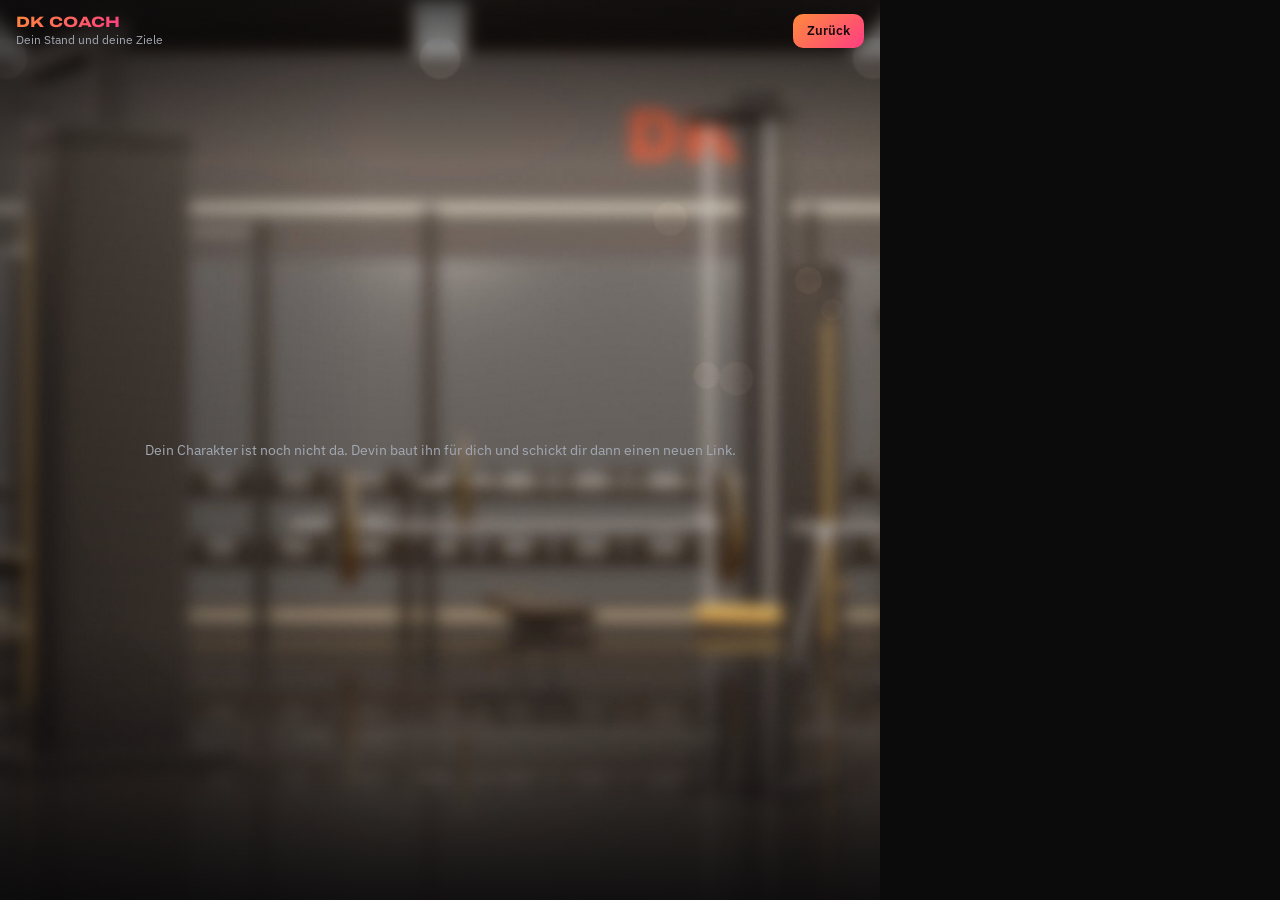
<file: charakter/kunde.html>
<!doctype html><html lang="de"><head><meta charset=utf-8><meta http-equiv="Content-Security-Policy" content="default-src 'none'; script-src 'self' 'sha256-STJk6KBTS7X1TpAUbIcXSC6F3R5MzwqByE9IOchPTzs=' 'sha256-ek88Ll0LNW2xy7Kk+UAULrSa+E0RD/TTrP0j5bHHunY='; style-src 'self' 'unsafe-inline'; img-src 'self' data: blob:; font-src 'self'; media-src 'self'; connect-src 'self' https://script.google.com/macros/s/AKfycbyLPzLHNzum-pwciI3_dzC59O2ORegEOl_eoz95GNV7-4xVumbC5oZRW1EZlCbvzE4xHg/exec https://script.googleusercontent.com; manifest-src 'self'; worker-src 'self'; base-uri 'none'; form-action 'none'; object-src 'none'"><meta name=viewport content="width=device-width,initial-scale=1,maximum-scale=1,user-scalable=no,viewport-fit=cover"><style>body{margin:0}img{max-width:100%}[hidden]{display:none!important}</style></head><body><title>Mein Charakter · Devin Kanke Coach</title>
<script type="importmap">{ "imports": { "three": "../vendor/three.module.min.js" } }</script>
<style>
/* Eine Bühne wie ein Spielerprofil: Figur groß im unscharfen Studio, Stats daneben, Knöpfe darunter. Darunter (am Handy) bzw. daneben (breit) die Zahlen dazu.
   Farben und Schriften aus DK Coach. Nur dunkel: das Licht auf der Figur und das Studio gehören zusammen */
@font-face { font-family: "Archivo"; font-style: normal; font-weight: 700 800; font-stretch: 125%; font-display: swap; src: url(../schriften/archivo.woff2) format("woff2"); }
@font-face { font-family: "IBM Plex Sans"; font-style: normal; font-weight: 400 600; font-display: swap; src: url(../schriften/plex-sans.woff2) format("woff2"); }
@font-face { font-family: "IBM Plex Mono"; font-style: normal; font-weight: 500; font-display: swap; src: url(../schriften/plex-mono-500.woff2) format("woff2"); }
:root {
  color-scheme: dark;
  --schwarz: #0b0b0b; --flaeche: #15171a; --anthrazit: #23262a; --linie: #30343a; --text: #eef0f4; --text2: #a3a8b3;
  --verlauf-a: #ff8a3d; --verlauf-b: #ff3d81; --akzent: #ff5e6c; --akzent-hell: #ff9a8b; --auf-akzent: #1c0a10; --glas: rgba(11, 11, 13, .62);
  --f-display: "Archivo", "Arial Black", Impact, system-ui, sans-serif; --f-text: "IBM Plex Sans", system-ui, -apple-system, "Segoe UI", sans-serif; --f-zahl: "IBM Plex Mono", ui-monospace, Menlo, monospace;
  --rand: max(16px, env(safe-area-inset-left, 0px)); --rand-r: max(16px, env(safe-area-inset-right, 0px));
}
html, body { height: 100%; }
body { background: var(--schwarz); color: var(--text); font: 14px/1.45 var(--f-text); }
button, select, input { font: inherit; color: inherit; }
:focus-visible { outline: 2px solid var(--akzent-hell); outline-offset: 2px; }
#seite { display: grid; grid-template-columns: minmax(0, 1fr); }
#buehne { position: relative; overflow: hidden; isolation: isolate; height: 100svh; min-height: 620px; max-height: 960px; background: #1a1714; }
#studio { position: absolute; inset: -5% -16%; z-index: -2; background: url(studio.jpg) center 46% / cover no-repeat; will-change: transform; }
#buehne::before { content: ""; position: absolute; inset: 0; z-index: -1; pointer-events: none;
  background: linear-gradient(180deg, rgba(8, 8, 10, .72) 0, rgba(8, 8, 10, 0) 18%), linear-gradient(90deg, rgba(8, 8, 10, .42) 0, rgba(8, 8, 10, 0) 42%), linear-gradient(0deg, rgba(8, 8, 10, .88) 0, rgba(8, 8, 10, 0) 30%); }
#c { position: absolute; inset: 0; width: 100%; height: 100%; display: block; touch-action: pan-y; cursor: grab; }
#kopf { position: absolute; z-index: 2; top: 0; left: 0; right: 0; display: flex; align-items: center; justify-content: space-between; gap: 12px; pointer-events: none;
  padding: calc(14px + env(safe-area-inset-top, 0px)) var(--rand-r) 0 var(--rand); }
.marke { font: 800 15px/1 var(--f-display); font-stretch: 125%; letter-spacing: .02em; background: linear-gradient(135deg, var(--verlauf-a), var(--verlauf-b)); -webkit-background-clip: text; background-clip: text; color: transparent; }
.titel { font: 700 13px/1.15 var(--f-display); font-stretch: 125%; letter-spacing: .01em; }
.titel small { display: block; font: 400 11.5px/1.3 var(--f-text); font-stretch: normal; color: var(--text2); letter-spacing: 0; margin-top: 2px; }
.rechts { display: flex; flex-direction: column; align-items: flex-end; gap: 6px; pointer-events: auto; }
.foto-knopf { display: inline-flex; align-items: center; height: 34px; padding: 0 14px; border-radius: 10px; cursor: pointer; font-weight: 700; font-size: 13px; color: var(--auf-akzent); background: linear-gradient(135deg, var(--verlauf-a), var(--verlauf-b)); }
.nur-bild:focus-visible + .fotofeld, .foto-knopf:focus-visible { outline: 2px solid var(--akzent-hell); outline-offset: 2px; }
#arbeit { position: absolute; z-index: 4; left: 50%; top: 42%; transform: translate(-50%, -50%); display: flex; align-items: center; gap: 10px; padding: 12px 16px; border-radius: 12px; background: rgba(11, 11, 13, .82); -webkit-backdrop-filter: blur(9px); backdrop-filter: blur(9px); max-width: 80%; font-weight: 500; }
#arbeit[hidden] { display: none; }
#hinweis { position: absolute; z-index: 4; left: var(--rand); right: var(--rand-r); bottom: calc(112px + env(safe-area-inset-bottom, 0px)); padding: 10px 12px; border-radius: 12px; border: 1px solid rgba(255, 255, 255, .14); background: rgba(11, 11, 13, .86); -webkit-backdrop-filter: blur(9px); backdrop-filter: blur(9px); text-align: left; font-size: 13px; line-height: 1.35; color: var(--text); cursor: pointer; }
#hinweis.fehler { border-color: color-mix(in srgb, var(--akzent) 70%, transparent); color: var(--akzent-hell); }
#hinweis[hidden] { display: none; }
.arbeit-rechts { display: flex; flex-direction: column; gap: 6px; min-width: 200px; }
.fortschritt { height: 5px; border-radius: 5px; background: rgba(255, 255, 255, .14); overflow: hidden; }
.fortschritt i { display: block; height: 100%; width: 0; border-radius: 5px; background: linear-gradient(90deg, var(--verlauf-a), var(--verlauf-b)); transition: width .5s; }
#arbeit small { font-size: 11.5px; color: var(--text2); }
#kunde-zurueck { position: absolute; z-index: 5; left: 50%; transform: translateX(-50%); top: calc(10px + env(safe-area-inset-top, 0px)); padding: 6px 10px; border-radius: 99px; border: 1px solid rgba(255, 255, 255, .2); background: rgba(11, 11, 13, .8); color: var(--text); font-size: 11.5px; white-space: nowrap; cursor: pointer; }
#kunde-zurueck[hidden] { display: none; }
#editor { position: absolute; z-index: 5; left: 0; right: 0; bottom: 0; height: 52%; display: flex; flex-direction: column; background: rgba(13, 13, 16, .95); -webkit-backdrop-filter: blur(12px); backdrop-filter: blur(12px); border-top: 1px solid rgba(255, 255, 255, .12); border-radius: 16px 16px 0 0; padding: 10px var(--rand-r) calc(10px + env(safe-area-inset-bottom, 0px)) var(--rand); box-sizing: border-box; }
#editor[hidden] { display: none; }
.ed-kopf { display: flex; align-items: center; gap: 8px; }
.tabs { display: flex; gap: 2px; flex: 1; min-width: 0; overflow-x: auto; scrollbar-width: none; justify-content: space-between; }
.tab { flex: 0 0 auto; height: 32px; padding: 0 6px; border-radius: 9px; border: 1px solid transparent; background: none; font-size: 12.5px; font-weight: 600; color: var(--text2); cursor: pointer; }
.tab[aria-selected="true"] { background: rgba(255, 255, 255, .1); color: var(--text); }
.tabinhalt { flex: 1; min-height: 0; overflow-y: auto; padding: 10px 2px 6px; }
.tabinhalt[hidden] { display: none; }
.tabinhalt p { margin: 0; color: var(--text2); }
.haupt-knopf { width: 100%; height: 46px; margin-top: 12px; border: none; border-radius: 12px; font-weight: 700; font-size: 15px; color: var(--auf-akzent); background: linear-gradient(135deg, var(--verlauf-a), var(--verlauf-b)); cursor: pointer; }
.haupt-knopf:disabled { opacity: .4; cursor: default; }
.breit-knopf { width: 100%; justify-content: center; margin-top: 14px; }
.farben { display: grid; grid-template-columns: repeat(4, minmax(0, 1fr)); gap: 10px; }
.farben label { display: grid; gap: 4px; font-size: 12px; color: var(--text2); text-align: center; }
.farben input { width: 100%; height: 40px; padding: 2px; border-radius: 10px; border: 1px solid var(--linie); background: var(--flaeche); box-sizing: border-box; }
.ueber { margin: 16px 0 0 !important; font: 600 11px/1.2 var(--f-text); letter-spacing: .06em; text-transform: uppercase; }
.wahlreihe { display: grid; grid-template-columns: repeat(3, minmax(0, 1fr)); gap: 6px; margin-top: 6px; }
.wahlreihe.zwei { grid-template-columns: repeat(2, minmax(0, 1fr)); }
.wahlreihe.vier { grid-template-columns: repeat(4, minmax(0, 1fr)); }
.wahlknopf { height: 40px; border-radius: 10px; border: 1px solid var(--linie); background: var(--flaeche); font-weight: 600; font-size: 13px; cursor: pointer; }
.wahlknopf[aria-pressed="true"] { background: linear-gradient(135deg, var(--verlauf-a), var(--verlauf-b)); color: var(--auf-akzent); border-color: transparent; font-weight: 700; }
body.kunde .nur-trainer { display: none !important; }
body:not(.kunde) #werte .wert { pointer-events: auto; cursor: pointer; }
@media (min-width: 900px) { #editor { left: auto; right: 16px; bottom: 16px; width: 380px; height: auto; max-height: calc(100% - 96px); border: 1px solid rgba(255, 255, 255, .12); border-radius: 16px; } .tabinhalt { flex: 1 1 auto; } }
@media (max-width: 899px) { body.editiert #werte, body.editiert .titel small { display: none; } }
.knopf[hidden] { display: none; }
.dreher { width: 16px; height: 16px; flex: none; border-radius: 50%; border: 2px solid rgba(255, 255, 255, .25); border-top-color: var(--akzent-hell); animation: dk-dreh 1s linear infinite; }
@keyframes dk-dreh { to { transform: rotate(360deg); } }
.beispiel { font: 500 10.5px/1 var(--f-zahl); color: var(--akzent-hell); border: 1px solid color-mix(in srgb, var(--akzent-hell) 45%, transparent); border-radius: 99px; padding: 5px 8px; background: rgba(11, 11, 13, .5); white-space: nowrap; }
#werte { position: absolute; z-index: 2; left: var(--rand); top: calc(66px + env(safe-area-inset-top, 0px)); width: 104px; display: flex; flex-direction: column; gap: 8px; pointer-events: none; }
.wert { background: var(--glas); -webkit-backdrop-filter: blur(9px); backdrop-filter: blur(9px); border: 1px solid rgba(255, 255, 255, .09); border-radius: 12px; padding: 9px 10px 10px; display: flex; flex-direction: column; gap: 3px; min-width: 0; }
.wert b { font: 500 9.5px/1.2 var(--f-text); letter-spacing: .07em; text-transform: uppercase; color: var(--text2); }
.wert strong { font: 800 19px/1.08 var(--f-display); font-stretch: 112%; font-variant-numeric: tabular-nums; white-space: nowrap; }
.wert span { font: 500 10.5px/1.3 var(--f-zahl); color: var(--text2); }
.wert.haupt { border-color: color-mix(in srgb, var(--akzent) 55%, transparent); }
.spanne { position: relative; height: 4px; border-radius: 4px; background: rgba(255, 255, 255, .13); margin: 4px 0 1px; }
.spanne i { position: absolute; top: 0; bottom: 0; border-radius: 4px; background: linear-gradient(90deg, var(--verlauf-a), var(--verlauf-b)); transition: left .5s, right .5s; }
#unten { position: absolute; z-index: 3; left: 0; right: 0; bottom: 0; display: flex; flex-direction: column; gap: 8px; padding: 0 var(--rand-r) calc(14px + env(safe-area-inset-bottom, 0px)) var(--rand); }
.zeile { display: flex; gap: 6px; min-width: 0; }
.knopf { flex: 1 1 0; min-width: 0; height: 40px; padding: 0 2px; border-radius: 10px; cursor: pointer; font-weight: 600; font-size: 12px; white-space: nowrap; overflow: hidden; text-overflow: ellipsis; color: var(--text);
  background: var(--glas); -webkit-backdrop-filter: blur(9px); backdrop-filter: blur(9px); border: 1px solid rgba(255, 255, 255, .12); transition: transform .18s, border-color .2s, background .2s; }
.knopf:active { transform: scale(.97); }
.knopf.breit { flex-grow: 1.3; }
.knopf[aria-pressed="true"] { background: linear-gradient(135deg, var(--verlauf-a), var(--verlauf-b)); color: var(--auf-akzent); border-color: transparent; font-weight: 700; }
.stand .knopf { height: 34px; font-size: 12px; }
.stand .knopf[aria-pressed="true"] { background: rgba(255, 255, 255, .92); color: #111; }
#monate { flex: 0 0 auto; width: 92px; height: 34px; border-radius: 10px; padding: 0 6px; font-size: 12px; background: var(--glas); border: 1px solid rgba(255, 255, 255, .12); -webkit-backdrop-filter: blur(9px); backdrop-filter: blur(9px); }
#monate option { color: #eee; background: #15171a; }
.fett-zeile { display: grid; grid-template-columns: auto minmax(0, 1fr) 46px; align-items: center; gap: 8px; height: 34px; padding: 0 10px; border-radius: 10px; background: var(--glas); -webkit-backdrop-filter: blur(9px); backdrop-filter: blur(9px); border: 1px solid rgba(255, 255, 255, .12); font-size: 12px; font-weight: 600; }
.fett-zeile input { width: 100%; height: 26px; margin: 0; accent-color: var(--akzent); }
.fett-zeile output { font: 500 12px/1 var(--f-zahl); text-align: right; white-space: nowrap; }
#tipp { text-align: center; font-size: 11.5px; color: rgba(238, 240, 244, .72); transition: opacity .5s; pointer-events: none; }
#lade { position: absolute; z-index: 1; inset: 0; display: grid; place-items: center; color: var(--text2); text-align: center; padding: 0 var(--rand-r) 0 var(--rand); }
#blatt { padding-block: 22px 40px; padding-left: var(--rand); padding-right: var(--rand-r); display: flex; flex-direction: column; gap: 26px; background: var(--schwarz); min-width: 0; }
#blatt h2 { margin: 0 0 4px; font: 800 17px/1.2 var(--f-display); font-stretch: 112%; text-wrap: balance; }
#blatt p { margin: 0; color: var(--text2); max-width: 62ch; }
.klein { font-size: 12.5px; }
table { width: 100%; border-collapse: collapse; margin-top: 10px; font-variant-numeric: tabular-nums; }
th, td { text-align: right; padding: 8px 0; border-bottom: 1px solid var(--linie); }
th:first-child, td:first-child { text-align: left; }
th { font: 500 11px/1.2 var(--f-text); color: var(--text2); letter-spacing: .05em; text-transform: uppercase; }
td { font: 500 14px/1.2 var(--f-zahl); }
td:first-child { font-family: var(--f-text); }
.feld { display: grid; grid-template-columns: minmax(0, 1fr) auto; gap: 2px 12px; align-items: baseline; margin-top: 12px; }
.feld label { color: var(--text); }
.feld output { font: 500 13px/1 var(--f-zahl); color: var(--text2); }
.feld input[type="range"] { grid-column: 1 / -1; width: 100%; accent-color: var(--akzent); height: 26px; margin: 0; }
.feld select { grid-column: 1 / -1; height: 38px; border-radius: 10px; background: var(--flaeche); border: 1px solid var(--linie); padding: 0 8px; margin-top: 4px; }
.gruppen { display: flex; flex-direction: column; gap: 4px; margin-top: 8px; }
.gruppe { display: grid; grid-template-columns: 76px minmax(0, 1fr) 58px; gap: 10px; align-items: center; width: 100%; height: 40px; padding: 0 8px; background: none; border: 1px solid transparent; border-radius: 10px; cursor: pointer; text-align: left; }
.gruppe:hover { background: var(--flaeche); }
.gruppe[aria-pressed="true"] { background: var(--flaeche); border-color: color-mix(in srgb, var(--akzent) 60%, transparent); }
.gruppe .balken { height: 6px; border-radius: 6px; background: var(--anthrazit); overflow: hidden; }
.gruppe .balken i { display: block; height: 100%; border-radius: 6px; background: var(--akzent-hell); }
.gruppe em { font: 500 12px/1 var(--f-zahl); font-style: normal; color: var(--text2); text-align: right; }
@media (min-width: 900px) {
  html, body { overflow: hidden; }
  #seite { height: 100%; grid-template-columns: minmax(0, 1fr) 400px; }
  #buehne { height: 100%; max-height: none; min-height: 0; }
  #blatt { overflow-y: auto; border-left: 1px solid var(--linie); }
  #werte { width: 148px; }
  .wert strong { font-size: 23px; }
  #unten { max-width: 620px; margin: 0 auto; }
}
@media (prefers-reduced-motion: reduce) { .spanne i, .knopf, #tipp { transition: none; } .dreher { animation-duration: 3s; } }
.nur-bild { position: absolute; width: 1px; height: 1px; opacity: 0; }
.foto-zeile { display: flex; flex-wrap: wrap; gap: 10px; align-items: center; margin-top: 12px; }
.auswahl { display: inline-flex; align-items: center; height: 40px; padding: 0 14px; border-radius: 10px; cursor: pointer; font-weight: 600; background: var(--flaeche); border: 1px solid var(--linie); }
.tipps { margin: 8px 0 0; padding-left: 18px; color: var(--text2); font-size: 12.5px; display: grid; gap: 2px; }
.eingaben { display: grid; grid-template-columns: 1fr 1fr; gap: 10px; margin-top: 12px; }
.eingaben label { display: grid; gap: 4px; font-size: 12.5px; color: var(--text2); min-width: 0; }
.eingaben input { height: 38px; border-radius: 10px; background: var(--flaeche); border: 1px solid var(--linie); padding: 0 10px; width: 100%; box-sizing: border-box; color: var(--text); font: 500 14px var(--f-zahl); }
#foto-meldung { margin-top: 10px; font-size: 13px; color: var(--text); }
#foto-meldung.fehler { color: var(--akzent-hell); }
.fotos { display: grid; grid-template-columns: repeat(3, minmax(0, 1fr)); gap: 8px; margin-top: 12px; }
.fotofeld { position: relative; display: flex; flex-direction: column; align-items: center; justify-content: flex-end; gap: 2px; height: 128px; padding: 6px 4px 8px; border-radius: 12px; cursor: pointer; overflow: hidden; background: var(--flaeche); border: 1px dashed var(--linie); text-align: center; }
.fotofeld.voll { border-style: solid; border-color: color-mix(in srgb, var(--akzent) 60%, transparent); }
.fotofeld canvas { position: absolute; inset: 0; width: 100%; height: 100%; object-fit: cover; }
.fotofeld b, .fotofeld small { position: relative; display: block; line-height: 1.2; }
.fotofeld b { font-size: 13px; font-weight: 600; }
.fotofeld small { font-size: 11px; color: var(--text2); }
.fotofeld.voll b, .fotofeld.voll small { color: #fff; text-shadow: 0 1px 3px rgba(0, 0, 0, .9); }
.wahl { height: 38px; border-radius: 10px; background: var(--flaeche); border: 1px solid var(--linie); padding: 0 8px; width: 100%; box-sizing: border-box; }
.schalter { display: flex; align-items: center; gap: 8px; margin-top: 10px; }
.schalter input { width: 18px; height: 18px; accent-color: var(--akzent); }
.leer { color: var(--text2); }
.wert[hidden] { display: none; }
.kunde-zeile { display: flex; gap: 8px; align-items: center; }
.kunde-zeile .wahl { flex: 1; min-width: 0; }
.eingaben .ganz { grid-column: 1 / -1; }
.breit-knopf.leise { margin-top: 8px; background: none; color: var(--text2); }
a.foto-knopf { text-decoration: none; }
#vorschau { position: fixed; inset: 0; z-index: 50; width: 100%; height: 100%; border: 0; background: var(--schwarz); }
#vorschau-zu { position: fixed; z-index: 51; right: var(--rand-r); top: calc(10px + env(safe-area-inset-top, 0px)); padding: 8px 12px; border-radius: 99px; border: 1px solid rgba(255, 255, 255, .25); background: rgba(11, 11, 13, .88); color: var(--text); font-size: 12px; font-weight: 600; cursor: pointer; }
#vorschau-zu[hidden] { display: none; }
.code-feld { width: 100%; margin-top: 6px; padding: 8px 10px; border-radius: 12px; border: 1px solid rgba(255, 255, 255, .2); background: rgba(255, 255, 255, .06); color: var(--text); font: 12px/1.35 ui-monospace, monospace; word-break: break-all; }
.spiel-knopf { display: flex; align-items: center; justify-content: center; gap: 10px; height: 46px; border: 0; border-radius: 12px; cursor: pointer; font: 800 15px/1 var(--f-display); font-stretch: 112%; letter-spacing: .01em; color: var(--auf-akzent); background: linear-gradient(135deg, var(--verlauf-a), var(--verlauf-b)); box-shadow: 0 10px 24px -10px rgba(255, 94, 108, .8), inset 0 1px 0 rgba(255, 255, 255, .35); transition: transform .18s; }
.spiel-knopf:active { transform: scale(.98); }
.spiel-reihe { display: grid; grid-template-columns: 1fr auto; gap: 8px; }
.spiel-knopf.neben { padding: 0 14px; font-size: 13px; color: var(--text); background: rgba(255, 255, 255, .1); border: 1px solid rgba(255, 255, 255, .24); box-shadow: none; }
.spiel-knopf i { width: 0; height: 0; border-style: solid; border-width: 7px 0 7px 12px; border-color: transparent transparent transparent currentColor; }
#spieler { position: absolute; z-index: 6; left: 0; right: 0; bottom: 0; max-height: 70%; display: flex; flex-direction: column; gap: 10px; padding: 14px var(--rand-r) calc(14px + env(safe-area-inset-bottom, 0px)) var(--rand); box-sizing: border-box; background: rgba(13, 13, 16, .96); -webkit-backdrop-filter: blur(12px); backdrop-filter: blur(12px); border-top: 1px solid rgba(255, 255, 255, .12); border-radius: 16px 16px 0 0; }
#spieler[hidden] { display: none; }
.spieler-kopf { display: flex; align-items: center; justify-content: space-between; gap: 10px; }
.spieler-kopf b { font: 800 16px/1.2 var(--f-display); font-stretch: 112%; }
#spieler-zu { width: 40px; height: 40px; border-radius: 50%; border: 1px solid var(--linie); background: var(--flaeche); cursor: pointer; }
#spieler-liste { display: grid; gap: 8px; overflow-y: auto; }
.spieler-zeile { display: grid; grid-template-columns: minmax(0, 1fr) auto; align-items: center; gap: 2px 12px; width: 100%; min-height: 56px; padding: 8px 14px; text-align: left; border-radius: 12px; border: 1px solid var(--linie); background: var(--flaeche); cursor: pointer; }
.spieler-zeile strong { font-size: 15px; overflow: hidden; text-overflow: ellipsis; white-space: nowrap; }
.spieler-zeile span { grid-column: 1; font: 500 12px/1.3 var(--f-zahl); color: var(--text2); }
.spieler-zeile em { grid-row: 1 / span 2; grid-column: 2; font-style: normal; font-weight: 700; font-size: 13px; color: var(--akzent-hell); }
.raum { position: fixed; inset: 0; z-index: 35; overflow: hidden; background: var(--raum-grund); color: var(--text); -webkit-user-select: none; user-select: none; overscroll-behavior: none; }
.raum-bild { position: absolute; inset: 0; width: 100%; height: 100%; display: block; touch-action: none; }
.raum-kopf { position: absolute; z-index: 2; left: 12px; right: 12px; top: calc(10px + env(safe-area-inset-top, 0px)); display: grid; grid-template-columns: auto 1fr; gap: 6px 12px; align-items: center; padding: 8px 14px 10px 8px;
  border-radius: 24px; background: var(--glas-dicht); border: 1px solid var(--glas-rand); backdrop-filter: blur(20px) saturate(180%); -webkit-backdrop-filter: blur(20px) saturate(180%); box-shadow: 0 10px 30px -12px rgba(5, 30, 50, .5); }
.raum-zu { grid-row: 1 / span 2; width: 42px; height: 42px; border-radius: 50%; border: 0; background: var(--knopf-grund); color: var(--text); font-size: 17px; cursor: pointer; }
.raum-kopftext { display: flex; justify-content: space-between; align-items: baseline; gap: 10px; min-width: 0; }
.raum-kopftext b { font-size: 16px; font-weight: 700; letter-spacing: -.01em; overflow: hidden; text-overflow: ellipsis; white-space: nowrap; }
.raum-stand { font-size: 13px; color: var(--text2); white-space: nowrap; font-variant-numeric: tabular-nums; }
.raum-punkte { display: flex; gap: 4px; }
.raum-punkte i { flex: 1; height: 5px; border-radius: 999px; background: var(--rand-weich); transition: background .4s var(--sanft); }
.raum-punkte i.an { background: var(--akzent-verlauf); }
.raum-punkte i.jetzt { background: var(--text); }
.raum-tipp { position: absolute; z-index: 2; left: 50%; transform: translateX(-50%); top: calc(84px + env(safe-area-inset-top, 0px)); width: max-content; max-width: calc(100% - 32px); padding: 8px 14px; border-radius: 999px; font-size: 13px; text-align: center; color: var(--text);
  background: var(--glas-dicht); box-shadow: 0 8px 22px -12px rgba(5, 30, 50, .5); transition: opacity .5s var(--sanft); pointer-events: none; }
.raum-tipp.weg { opacity: 0; }
.raum-unten { position: absolute; z-index: 2; left: 14px; right: 14px; bottom: calc(14px + env(safe-area-inset-bottom, 0px)); display: flex; align-items: flex-end; justify-content: space-between; gap: 14px; transition: transform .5s var(--ios), opacity .3s var(--sanft); }
.raum.an-station .raum-unten, .raum.faehrt .raum-unten { transform: translateY(150%); opacity: 0; pointer-events: none; }
.raum-stick { position: relative; flex: 0 0 auto; width: 104px; height: 104px; border-radius: 50%; display: grid; place-items: center; touch-action: none; cursor: grab; background: var(--glas); border: 1px solid var(--glas-rand);
  backdrop-filter: blur(14px) saturate(170%); -webkit-backdrop-filter: blur(14px) saturate(170%); box-shadow: 0 10px 26px -12px rgba(5, 30, 50, .55), inset 0 1px 0 rgba(255, 255, 255, .2); }
.raum-stick i { width: 46px; height: 46px; border-radius: 50%; background: var(--akzent-verlauf); box-shadow: var(--akzent-glanz); pointer-events: none; transition: transform .12s linear; }
.raum-weiter { min-width: 0; flex: 0 1 auto; max-width: calc(100% - 118px); min-height: 66px; display: grid; gap: 1px; text-align: left; padding: 10px 20px; border: 0; border-radius: 22px; cursor: pointer; color: var(--auf-akzent); background: var(--akzent-verlauf); box-shadow: var(--akzent-glanz); transition: transform .28s var(--feder); }
.raum-weiter small { font-size: 13px; font-weight: 600; }
.raum-weiter b { font-size: 17px; font-weight: 800; letter-spacing: -.01em; overflow-wrap: anywhere; line-height: 1.15; }
.raum-weiter:active { transform: scale(1.03); }
.raum-karte { position: absolute; z-index: 3; left: 10px; right: 10px; bottom: calc(10px + env(safe-area-inset-bottom, 0px)); max-height: min(56%, 520px); overflow-y: auto; overscroll-behavior: contain; padding: 12px 16px 14px; border-radius: 28px; display: grid; gap: 4px; background: var(--glas-dicht); border: 1px solid var(--glas-rand);
  backdrop-filter: blur(24px) saturate(180%); -webkit-backdrop-filter: blur(24px) saturate(180%); box-shadow: 0 -8px 40px -12px rgba(5, 30, 50, .45); transform: translateY(120%); opacity: 0; transition: transform .55s var(--ios), opacity .3s var(--sanft); pointer-events: none; }
.raum-karte.offen { transform: none; opacity: 1; pointer-events: auto; }
@media (min-width: 640px) { .raum-karte { left: 50%; right: auto; width: 460px; margin-left: -230px; } }
.raum-nr { font-size: 13px; font-weight: 600; color: var(--akzent-hell); }
.raum-karte h2 { font-size: 24px; font-weight: 800; letter-spacing: -.022em; line-height: 1.12; }
.raum-dosis { font-size: 18px; font-weight: 600; font-variant-numeric: tabular-nums; margin-top: 4px; }
.raum-klein { font-size: 14px; color: var(--text2); }
.raum-knoepfe { display: grid; grid-template-columns: 1fr 1fr; gap: 8px; margin-top: 10px; }
.raum-knoepfe .knopf { min-height: 52px; border-radius: 16px; }
.raum-knoepfe .knopf[hidden] { display: none; }
.raum-knoepfe .knopf[hidden] + .knopf { grid-column: 1 / -1; }
.raum-meldung { position: absolute; z-index: 4; left: 16px; right: 16px; top: calc(92px + env(safe-area-inset-top, 0px)); padding: 12px 16px; border-radius: 18px; background: var(--glas-dicht); box-shadow: 0 10px 30px -10px rgba(5, 30, 50, .5); font-size: 14px; opacity: 0; transform: translateY(-8px); transition: opacity .3s, transform .4s var(--ios); pointer-events: none; }
.raum-meldung.offen { opacity: 1; transform: none; }
.raum-pop { position: absolute; z-index: 4; left: 0; right: 0; top: 30%; text-align: center; pointer-events: none; opacity: 0; font-family: var(--f-display); font-weight: 900; font-size: clamp(30px, 9vw, 46px); letter-spacing: -.025em; line-height: 1.05; color: #fff; text-shadow: 0 2px 0 rgba(0, 0, 0, .18), 0 6px 26px rgba(0, 0, 0, .45); }
.raum-pop small { display: block; font-size: .46em; font-weight: 700; letter-spacing: 0; margin-bottom: 4px; }
.raum-pop.an { animation: raum-pop 1.5s var(--ios) both; }
@keyframes raum-pop { 0% { opacity: 0; transform: scale(.6) translateY(16px); } 18% { opacity: 1; transform: scale(1.06); } 28% { transform: scale(1); } 76% { opacity: 1; transform: scale(1); } 100% { opacity: 0; transform: scale(1.04) translateY(-14px); } }
.raum-blitz { position: absolute; z-index: 4; inset: 0; background: #fff; opacity: 0; pointer-events: none; }
.raum-blitz.an { animation: raum-blitz .42s ease-out both; }
@keyframes raum-blitz { 0% { opacity: .85; } 100% { opacity: 0; } }
.raum-laden { position: absolute; z-index: 5; inset: 0; display: grid; place-content: center; justify-items: center; gap: 14px; background: var(--tm-grund); transition: opacity .5s var(--sanft); font-weight: 600; }
.raum-laden.weg { opacity: 0; pointer-events: none; }
.raum-kreis { width: 42px; height: 42px; border-radius: 50%; border: 4px solid var(--knopf-grund2); border-top-color: var(--akzent); animation: raum-dreht .9s linear infinite; }
@keyframes raum-dreht { to { transform: rotate(360deg); } }
.raum-ende { position: absolute; z-index: 6; inset: 0; display: grid; place-content: center; justify-items: center; gap: 12px; padding: 24px; text-align: center; background: var(--tm-grund); opacity: 0; pointer-events: none; transition: opacity 1.1s var(--sanft); }
.raum-ende.offen { opacity: 1; pointer-events: auto; }
.raum-ende h1 { font-size: clamp(40px, 12vw, 56px); color: var(--text); }
.raum-ende p { font-size: 17px; color: var(--text2); max-width: 30ch; }
.raum-ende .knopf { min-width: 200px; min-height: 56px; font-size: 18px; margin-top: 12px; }
.gym-knopf { width: 100%; min-height: 52px; font-weight: 700; }
.raum-karte-kopf { display: flex; justify-content: space-between; align-items: center; gap: 10px; }
.raum-zurueck { border: 0; background: var(--knopf-grund); color: var(--knopf-text); font-size: 14px; font-weight: 600; min-height: 34px; padding: 4px 14px; border-radius: 999px; cursor: pointer; }
.raum-inhalt { display: grid; gap: 4px; margin-top: 6px; }

.raum { font: 16px/1.45 -apple-system, BlinkMacSystemFont, "SF Pro Text", "Segoe UI", system-ui, Roboto, Arial, sans-serif;
  --verlauf-a: #4FB8F5; --verlauf-b: #25D3C2; --verlauf-winkel: 120deg; --akzent: #0F86C4; --akzent-hell: #07577A; --auf-akzent: #06293B; --text: #0B2434; --text2: #3A5668; --f-display: -apple-system, BlinkMacSystemFont, "SF Pro Display", "Segoe UI", system-ui, Roboto, Arial, sans-serif;
  --akzent-verlauf: linear-gradient(var(--verlauf-winkel), var(--verlauf-a) 0%, var(--verlauf-b) 100%); --akzent-glanz: 0 10px 24px -8px rgba(15, 134, 196, .6), inset 0 1px 0 rgba(255, 255, 255, .45); --rand-weich: rgba(11, 60, 90, .12); --sanft: cubic-bezier(.22, .61, .36, 1); --feder: cubic-bezier(.3, 1.3, .5, 1); --ios: cubic-bezier(.32, .72, 0, 1);
  --glas: rgba(255, 255, 255, .6); --glas-rand: rgba(255, 255, 255, .72); --glas-dicht: rgba(255, 255, 255, .84); --knopf-grund: rgba(15, 134, 196, .14); --knopf-grund2: rgba(15, 134, 196, .2); --knopf-text: #05506F; --raum-grund: #8CCDEE; color-scheme: light;
  --tm-grund: radial-gradient(120% 70% at 18% 0%, #A6DAF7 0%, transparent 62%), radial-gradient(110% 60% at 92% 8%, #A4EBE4 0%, transparent 62%), #D6EEF9; }
/* Look 5 (28.11.2026): fünf Farbwelten wie in der App (Ozean, Abendrot, Dämmerung, Lagune, Morgenrot), Werte aus arbeit-look5/farben.json. Technische Namen wie bisher. */
/* Ozean */
:root[data-look="champagner"] .raum {
  --verlauf-a: #5294FF; --verlauf-b: #22D3EE; --verlauf-winkel: 135deg; --akzent: #5294FF; --akzent-hell: #5CC6FF; --auf-akzent: #03111F; --text: #F1F6FF; --text2: #A9B6CC; --akzent-verlauf: linear-gradient(135deg, #5294FF 0%, #22D3EE 100%); --akzent-glanz: none; --rand-weich: rgba(255, 255, 255, 0.08); --glas: rgba(6, 10, 18, 0.82); --glas-rand: rgba(255, 255, 255, 0.09); --glas-dicht: rgba(13, 17, 25, 0.95); --knopf-grund: #252B36; --knopf-grund2: #353B45; --knopf-text: #F1F6FF; --raum-grund: #060A12; color-scheme: dark; --tm-grund: #060A12;
}
/* Abendrot */
:root[data-look="gold"] .raum {
  --verlauf-a: #FFA24A; --verlauf-b: #FF5C8A; --verlauf-winkel: 135deg; --akzent: #FFA24A; --akzent-hell: #FF9E6B; --auf-akzent: #22090C; --text: #FFF5EF; --text2: #D0B8B0; --akzent-verlauf: linear-gradient(135deg, #FFA24A 0%, #FF5C8A 100%); --akzent-glanz: none; --rand-weich: rgba(255, 255, 255, 0.08); --glas: rgba(14, 9, 9, 0.82); --glas-rand: rgba(255, 255, 255, 0.09); --glas-dicht: rgba(21, 16, 16, 0.95); --knopf-grund: #2F2728; --knopf-grund2: #3F3839; --knopf-text: #FFF5EF; --raum-grund: #0E0909; color-scheme: dark; --tm-grund: #0E0909;
}
/* Dämmerung */
:root[data-look="sport"] .raum {
  --verlauf-a: #9B8CFF; --verlauf-b: #EE7BF2; --verlauf-winkel: 135deg; --akzent: #9B8CFF; --akzent-hell: #B7A6FF; --auf-akzent: #150A26; --text: #F6F3FF; --text2: #BDB5D6; --akzent-verlauf: linear-gradient(135deg, #9B8CFF 0%, #EE7BF2 100%); --akzent-glanz: none; --rand-weich: rgba(255, 255, 255, 0.08); --glas: rgba(10, 8, 18, 0.82); --glas-rand: rgba(255, 255, 255, 0.09); --glas-dicht: rgba(17, 15, 25, 0.95); --knopf-grund: #292636; --knopf-grund2: #3A3745; --knopf-text: #F6F3FF; --raum-grund: #0A0812; color-scheme: dark; --tm-grund: #0A0812;
}
/* Lagune */
:root[data-look="lagune"] .raum {
  --verlauf-a: #19C7D4; --verlauf-b: #3DDC97; --verlauf-winkel: 135deg; --akzent: #0B7285; --akzent-hell: #0B7285; --auf-akzent: #FFFFFF; --text: #0A2626; --text2: #3F5C5A; --akzent-verlauf: linear-gradient(135deg, #0B7285 0%, #0D7550 100%); --akzent-glanz: none; --rand-weich: rgba(10, 38, 38, 0.1); --glas: rgba(238, 248, 246, 0.84); --glas-rand: rgba(10, 38, 38, 0.1); --glas-dicht: rgba(255, 255, 255, 0.95); --knopf-grund: #D9EAE9; --knopf-grund2: #C3DEDE; --knopf-text: #0A2626; --raum-grund: #EEF8F6; color-scheme: light; --tm-grund: #EEF8F6;
}
/* Morgenrot */
:root[data-look="klar"] .raum {
  --verlauf-a: #FFB37A; --verlauf-b: #FF7AA2; --verlauf-winkel: 135deg; --akzent: #BC3D0B; --akzent-hell: #B8380F; --auf-akzent: #FFFFFF; --text: #2B1710; --text2: #6B5046; --akzent-verlauf: linear-gradient(135deg, #BC3D0B 0%, #BE185D 100%); --akzent-glanz: none; --rand-weich: rgba(43, 23, 16, 0.1); --glas: rgba(255, 246, 240, 0.84); --glas-rand: rgba(43, 23, 16, 0.1); --glas-dicht: rgba(255, 255, 255, 0.95); --knopf-grund: #F7E1D6; --knopf-grund2: #F0CFC1; --knopf-text: #2B1710; --raum-grund: #FFF6F0; color-scheme: light; --tm-grund: #FFF6F0;
}
.raum h2 { margin: 0; }
.raum p { margin: 0; }
.raum-fertig { width: 100%; min-height: 52px; margin-top: 10px; border: 0; border-radius: 16px; cursor: pointer; font-size: 17px; font-weight: 800; color: var(--auf-akzent); background: var(--akzent-verlauf); box-shadow: var(--akzent-glanz); }
.dk-funke { position: fixed; z-index: 60; width: 7px; height: 7px; margin: -3.5px 0 0 -3.5px; border-radius: 50%; pointer-events: none; background: var(--verlauf-a); box-shadow: 0 0 10px var(--verlauf-a); animation: dk-funke .65s cubic-bezier(.2, .7, .3, 1) forwards; }
.dk-funke.b { background: var(--verlauf-b); box-shadow: 0 0 10px var(--verlauf-b); }
@keyframes dk-funke { to { transform: translate(var(--dx), var(--dy)) scale(.3); opacity: 0; } }
</style>

<main id="seite">
  <section id="buehne" aria-label="Deine Figur im Studio">
    <div id="studio"></div>
    <canvas id="c" aria-label="3D-Figur, ziehen zum Drehen"></canvas>
    <div id="lade">3D-Figur lädt …</div>
    <header id="kopf">
      <div class="titel"><span class="marke">DK COACH</span><small id="untertitel">Dein Stand und deine Ziele</small></div>
      <div class="rechts"><a class="foto-knopf" id="zurueck" href="../">Zurück</a></div>
    </header>
    
    <aside id="werte" aria-label="Deine Werte">
      <div class="wert haupt"><b id="w-muskel-titel">Muskeln</b><strong id="w-muskel">+0,4 kg</strong><div class="spanne"><i id="w-balken"></i></div><span id="w-muskel-unter">Schätzung</span></div>
      <div class="wert"><b>Gewicht</b><strong id="w-gewicht">50 kg</strong><span id="w-gewicht-unter">Körperfett 10 %</span></div>
      <div class="wert" id="k-training"><b>Training</b><strong id="w-training">92 %</strong><span id="w-training-unter">eingestellt</span></div>
      <div class="wert" id="k-essen"><b>Ernährung</b><strong id="w-essen">87 %</strong><span id="w-essen-unter">eingestellt</span></div>
    </aside>
    
    <div id="unten">
      <div id="tipp">Ziehen zum Drehen, zwei Finger zum Heranzoomen</div>
      <button class="spiel-knopf" id="ins-gym"><i aria-hidden="true"></i>Im Gym spielen</button>
      <div class="fett-zeile"><label for="fett-regler">Körperfett</label><input type="range" id="fett-regler" min="6" max="45" step="0.5" value="15"><output id="fett-wert" for="fett-regler">15 %</output></div>
      <div class="zeile stand" role="group" aria-label="Welchen Stand zeigen">
        <button class="knopf" id="s-jetzt" data-stand="jetzt" aria-pressed="true">Jetzt</button>
        <button class="knopf" id="s-min" data-stand="min" aria-pressed="false">Minimum</button>
        <button class="knopf" id="s-max" data-stand="max" aria-pressed="false">Maximum</button>
        <select id="monate" aria-label="Zeitraum">
          <option value="1">1 Monat</option><option value="3">3 Monate</option><option value="6" selected>6 Monate</option><option value="12">12 Monate</option>
        </select>
      </div>
      <div class="zeile" role="group" aria-label="Pose">
        <button class="knopf" id="p-stand" data-pose="stand" aria-pressed="true">Stand</button>
        <button class="knopf" id="p-bauch" data-pose="bauch" aria-pressed="false">Bauch</button>
        <button class="knopf" id="p-bizeps" data-pose="bizeps" aria-pressed="false">Bizeps</button>
        <button class="knopf" id="p-ruecken" data-pose="ruecken" aria-pressed="false">Rücken</button>
        <button class="knopf" id="p-beine" data-pose="beine" aria-pressed="false">Beine</button>
        <button class="knopf" id="p-ruhe" data-pose="ruhe" aria-pressed="false">Arme</button>
      </div>
    </div>
  </section>

  <section id="blatt">
    <div>
      <h2>Deine Ziele</h2>
      <p class="klein">Das ist realistisch erreichbar, ohne Übertreibung. Die Figur oben zeigt es mit Minimum und Maximum, der Regler zeigt, wie derselbe Körper mit mehr oder weniger Körperfett aussieht. Die Spanne kommt aus Trainingsjahren, Geschlecht und wie gut der Plan eingehalten wird.</p>
      <table>
        <thead><tr><th scope="col">Zeitraum</th><th scope="col">Muskeln</th><th scope="col">Fett</th></tr></thead>
        <tbody id="tabelle"></tbody>
      </table>
      <p class="klein" id="grenze" style="margin-top:10px"></p>
    </div>
    <div>
      <h2>Deine Monate</h2>
      <p class="klein">Den Stand trägt Devin jeden Monat für dich ein.</p>
      <table><thead><tr><th scope="col">Monat</th><th scope="col">Gewicht</th><th scope="col">Fettfrei</th></tr></thead><tbody id="monate-tabelle"><tr><td colspan="3" class="leer">Noch kein Eintrag.</td></tr></tbody></table>
    </div>
    <div>
      <h2>Sätze je Muskelgruppe</h2>
      <p class="klein" id="saetze-text">Sobald dein Plan in der App ist, siehst du hier, was du geschafft hast. Antippen zeigt die Gruppe an der Figur.</p>
      <div class="gruppen" id="gruppen"></div>
    </div>
    <div>
      <h2>Was dein Charakter nicht kann</h2>
      <p class="klein">Er ist eine Spielfigur nach deinen Maßen, kein 3D-Scan. Gesichtsform und Körper sind aus den Fotos gemessen, die Farben daraus bestimmt. Bauchmuskeln und Fett zeigt er so, wie es bei diesem Körperfett und dieser Muskelmasse typisch ist, nicht deinen echten Bauch. Die Rückseite und die Körpertiefe sind geschätzt, weite Kleidung zählt mit. Die Haarlänge wird eingestellt, nicht gemessen, und der Grundkörper bleibt männlich. Im Gym hat er die Arm- und Beinlängen der Grundfigur, damit jeder Griff am Gerät sitzt. Muskelzuwachs und Körperfett sind Schätzungen.</p>
    </div>
  </section>
  
</main>

<script type="module">
import * as st from './stand.js';
const $ = (id) => document.getElementById(id);
const komma = (x, n = 1) => (+x).toLocaleString('de-DE', { minimumFractionDigits: n, maximumFractionDigits: n });   // immer als Zahl: Das Ergebnis landet in innerHTML

// Kundenseite: Hier wird nichts bearbeitet. Der fertige Charakter kommt aus der App (oder, nur in der Vorschau, aus dem Link). Die Werte liegen als versteckte Felder im Dokument, der Rest rechnet damit genauso wie im Editor
const ku = await import('./kurzform.js');
const lies = (k, st) => { try { const v = localStorage.getItem(k); return v ? JSON.parse(v) : st; } catch (err) { return st; } };
const VORSCHAU = /[#&]c=/.test(location.hash);
// Figur überall (23.11.2026, Devin: „du hast den Skin dir erstellt, aber dann wird er nicht gespeichert“): Was der Kunde hier einstellt (Jetzt, Minimum, Maximum, Körperfett-Regler),
// bleibt auf dem Handy (figurwahl.js, je Konto) und trainiert so im Gym, beim Training und in den Übungen. „Jetzt“ ist Devins Stand. Nur in der App, nie in Devins Vorschau (#c=)
const schreib = (k, v) => { try { if (v == null) localStorage.removeItem(k); else localStorage.setItem(k, JSON.stringify(v)); } catch (err) { /* dann gilt es nur für diesen Besuch */ } };
const KONTO = VORSCHAU ? null : lies('dk_konten', {})[lies('dk_konto', '')] || null;
let FW = null; if (KONTO) { try { FW = await import('../figurwahl.js'); } catch (err) { FW = null; } }
const MEINE = FW ? FW.eigene({ plan: null, konto: KONTO, lies }) : null;   // { c, basis, wahl, … }: basis = Ausgangs-Charakter (Devins oder der behaltene ältere)
async function kundenCharakter() {
  const m = /[#&]c=([A-Za-z0-9_-]+)/.exec(location.hash);
  if (m) { try { return await ku.ausText(m[1]); } catch (err) { return null; } }
  const konto = lies('dk_konten', {})[lies('dk_konto', '')];
  return (MEINE && MEINE.basis) || (konto && konto.c) || null;
}
const D = ku.auspacken(await kundenCharakter());
document.body.classList.add('kunde');
{
  const felder = document.createElement('div'); felder.hidden = true;
  for (const id in D.felder) { const i = document.createElement('input'); i.id = id; i.value = D.felder[id]; felder.append(i); }
  const m = document.createElement('input'); m.type = 'checkbox'; m.id = 'muetze'; m.checked = D.muetze; felder.append(m);
  document.body.append(felder);
}
const merke = () => {}, zeigeNachstellen = () => {}, farbenZeigen = () => {};
let sichernUhr = 0, tippUhr = 0, gelesen = false;   // gelesen: erst speichern, wenn die eigene Einstellung wieder auf der Figur ist (wahlZurueck)
const speichernSpaeter = () => { if (!FW || !KONTO || D.leer || !gelesen) return; clearTimeout(sichernUhr); sichernUhr = setTimeout(sichern, 400); };
function sichern() {
  clearTimeout(sichernUhr);
  if (!FW || !KONTO || D.leer || !gelesen) return;
  const monate = +$('monate').value, w = standWerte(stand, monate), wahl = stand === 'jetzt' ? null : { stand, monate, fett: stand === 'regler' ? reglerFett : null };
  if (!FW.meineSpeichern({ lies, schreib, konto: KONTO, wahl, gewicht: w.gewicht, fett: w.fett })) return;
  $('tipp').textContent = wahl ? 'Gespeichert. So trainiert dein Charakter im Gym.' : 'Gespeichert. Wieder Devins Stand.'; $('tipp').style.opacity = 1;
  clearTimeout(tippUhr); tippUhr = setTimeout(() => { $('tipp').style.opacity = 0; }, 3500);
}
// Die eigene Einstellung wieder zeigen (Stand, Monate, Regler), danach speichert jede Änderung
function wahlZurueck() {
  const w = MEINE && MEINE.wahl;
  if (w && /^(min|max|regler)$/.test(w.stand)) {
    stand = w.stand; wandelDauer = 0.6;
    if ([1, 3, 6, 12].includes(+w.monate)) $('monate').value = String(+w.monate);
    if (w.stand === 'regler') { reglerFett = Math.max(6, Math.min(45, +w.fett || 15)); $('fett-regler').value = reglerFett; }
    for (const b of document.querySelectorAll('[data-stand]')) b.setAttribute('aria-pressed', String(b.dataset.stand === w.stand));
    zeigeZahlen();
  }
  gelesen = true;
}
if (VORSCHAU) $('zurueck').hidden = true;
const vorname = String(D.name || '').trim().split(/\s+/)[0];
if (vorname) $('untertitel').textContent = vorname + ', dein Stand und deine Ziele';


/* ---------- Zahlen ---------- */
// Spanne je Monat aus den Trainingsjahren (bekannte Faustformeln für Naturalathleten: im ersten Jahr am meisten, danach immer weniger). Frauen rund 60 %, Plantreue kürzt beides. Mehr als die natürliche Grenze geht nicht
const proMonat = (jahre) => (jahre < 1 ? [0.45, 1.0] : jahre < 2 ? [0.25, 0.6] : jahre < 4 ? [0.12, 0.3] : [0.05, 0.15]);
const feldWert = (id) => { const e = $(id); return e ? e.value : ''; };   // 23.11.2026: fehlt ein Feld (z. B. e-alter bei Charakteren ohne Alter), zählt es als leer, sonst blieb die Seite bei „3D-Figur lädt …“ stehen
const daten = () => st.daten(feldWert, form ? form.fettSchaetzung : null);
// Fett: 1 bis 2 kg im Monat sind ohne Crashdiät machbar. Nur, wenn genug zum Abgeben da ist; wer schlank ist, soll nicht abnehmen
function fettWeg(monate) { const d = daten(), ueber = d.gewicht * (d.fett - d.fettGrenze) / 100; return ueber <= 0 ? [0, 0] : [Math.min(ueber, monate), Math.min(ueber, 2 * monate)]; }
function spanne(monate) {
  const d = daten(), jahre = +$('e-jahre').value, treue = (+$('e-training').value + +$('e-essen').value) / 200, f = (d.frau ? 0.6 : 1) * (0.25 + 0.75 * treue) * (fettWeg(1)[1] > 0 ? 0.8 : 1), platz = Math.max(0, d.grenzeFfm - d.ffm);
  let lo = 0, hi = 0;
  for (let m = 0; m < monate; m++) { const [a, b] = proMonat(jahre + m / 12); lo += a * f; hi += b * f; }
  return [Math.min(lo, platz), Math.min(hi, platz)];
}
let reglerFett = null;
function standWerte(st, monate) {
  const d = daten();
  if (st === 'jetzt') return { gewicht: d.gewicht, fett: d.fett, muskel: 0, weg: 0 };
  // Regler: dieselben Muskeln, nur das Fett ändert sich
  if (st === 'regler') return { gewicht: d.ffm / (1 - reglerFett / 100), fett: reglerFett, muskel: 0, weg: 0 };
  const [lo, hi] = spanne(monate), [fl, fh] = fettWeg(monate), muskel = st === 'min' ? lo : hi, weg = st === 'min' ? fl : fh, gewicht = d.gewicht + muskel - weg;
  return { gewicht, fett: 100 * (d.gewicht * d.fett / 100 - weg) / gewicht, muskel, weg };
}
const GRUPPEN = [
  { n: 'Brust', m: ['brust'], p: 'bizeps' }, { n: 'Rücken', m: ['lat', 'oberer_ruecken'], p: 'ruecken' }, { n: 'Schultern', m: ['schulter_vorne', 'schulter_seite', 'schulter_hinten'], p: 'bizeps' },
  { n: 'Arme', m: ['bizeps', 'trizeps'], p: 'bizeps' }, { n: 'Beine', m: ['quadrizeps', 'beinbeuger', 'gesaess', 'waden'], p: 'beine' }, { n: 'Bauch', m: ['bauch'], p: 'bauch' }
];

// Was der Kunde wirklich trainiert hat: aus den Trainings auf seinem Handy, gegen den Plan in der App. Ohne Plan steht hier nichts, erfunden wird nichts
let ECHT = null;
async function echteZahlen() {
  const plan = lies('dk_plaene', {})[lies('dk_aktiv', '')];
  if (!plan || !Array.isArray(plan.t) || !plan.t.length) return null;
  let U = {}; try { U = (await import('../daten.js')).UEBUNGEN || {}; } catch (err) { return null; }
  const heute = new Date(), monat = new Date(heute.getFullYear(), heute.getMonth(), 1).getTime(), seit = Math.max(monat, plan.importiert ? new Date(plan.importiert).getTime() : monat), wochen = Math.max(1 / 7, (heute.getTime() - seit) / 6048e5);
  const eigene = lies('dk_tage_' + plan.id, null), proWoche = Math.min(plan.t.length, ((Array.isArray(eigene) ? eigene : plan.ft) || []).length || plan.t.length);
  const laeufe = lies('dk_verlauf', []).filter((r) => r && r.s >= seit), nachName = {}, soll = GRUPPEN.map(() => 0), ist = GRUPPEN.map(() => 0);
  for (const id in U) nachName[U[id].n] = U[id].m || [];
  const zaehle = (liste, m, n) => GRUPPEN.forEach((g, i) => { if (g.m.some((x) => m.includes(x))) liste[i] += n; });
  plan.t.slice(0, proWoche).forEach((t) => (t.u || []).forEach((u) => zaehle(soll, (U[u.i] && U[u.i].m) || [], u.s || 0)));
  laeufe.forEach((r) => (r.u || []).forEach((u) => zaehle(ist, nachName[u.n] || [], (u.z || []).length)));
  return { einheiten: laeufe.length, geplant: Math.max(1, Math.round(proWoche * wochen)), soll: soll.map((x) => Math.round(x * wochen)), ist };
}
function zeigeKundenWerte() {
  const tr = $('k-training'), es = $('k-essen');
  if (ECHT) { $('w-training').textContent = Math.min(100, Math.round(100 * ECHT.einheiten / ECHT.geplant)) + ' %'; $('w-training-unter').textContent = ECHT.einheiten > ECHT.geplant ? ECHT.einheiten + ' Einheiten' : ECHT.einheiten + ' von ' + ECHT.geplant + (ECHT.geplant === 1 ? ' Einheit' : ' Einheiten'); tr.hidden = false; }
  else if (D.gesetzt.training) { $('w-training').textContent = $('e-training').value + ' %'; $('w-training-unter').textContent = 'laut Devin'; tr.hidden = false; }
  else tr.hidden = true;
  es.hidden = !D.gesetzt.essen;
  if (D.gesetzt.essen) { $('w-essen').textContent = $('e-essen').value + ' %'; $('w-essen-unter').textContent = 'laut Devin'; }
}

let stand = 'jetzt';
const spanneText = (a, b) => (b <= 0 ? '–' : b - a < 0.05 ? 'rund ' + komma(b) + ' kg' : komma(a) + ' bis ' + komma(b) + ' kg');
function zeigeZahlen() {
  const monate = +$('monate').value, [lo1, hi1] = spanne(1), [lo, hi] = spanne(monate), MAXSK = Math.max(hi, 0.1), d = daten(), w = standWerte(stand, monate);
  zeigeKundenWerte();
  const bis = monate === 1 ? 'in 1 Monat' : 'in ' + monate + ' Monaten';
  if (stand === 'regler') {
    $('w-muskel-titel').textContent = 'Muskeln'; $('w-muskel').textContent = 'gleich'; $('w-muskel-unter').innerHTML = 'Vorschau:<br>nur das Fett ändert sich';
    $('w-balken').style.left = '0%'; $('w-balken').style.right = '100%';
  } else if (stand === 'jetzt') {
    $('w-muskel-titel').textContent = 'Muskeln'; $('w-muskel').textContent = '+' + komma((lo1 + hi1) / 2) + ' kg'; $('w-muskel-unter').innerHTML = komma(lo1) + ' bis ' + komma(hi1) + ' kg<br>im Monat, geschätzt';
    $('w-balken').style.left = '0%'; $('w-balken').style.right = (100 - 100 * ((lo1 + hi1) / 2) / Math.max(hi1, 0.1)) + '%';
  } else {
    const m = stand === 'min' ? lo : hi;
    $('w-muskel-titel').textContent = stand === 'min' ? 'Minimum' : 'Maximum'; $('w-muskel').textContent = '+' + komma(m) + ' kg'; $('w-muskel-unter').innerHTML = bis + '<br>geschätzt';
    $('w-balken').style.left = '0%'; $('w-balken').style.right = (100 - 100 * m / MAXSK) + '%';
  }
  $('w-gewicht').textContent = komma(w.gewicht, w.gewicht >= 100 ? 0 : 1) + ' kg';   // dreistellig passt die Kommastelle nicht mehr in die Karte
  $('w-gewicht-unter').textContent = 'Körperfett ' + komma(w.fett, 0) + ' %' + (d.geschaetzt && stand !== 'regler' ? ' (geschätzt)' : '');
  if (stand !== 'regler') $('fett-regler').value = Math.max(6, Math.min(45, w.fett));
  $('fett-wert').textContent = komma(w.fett, 0) + ' %';
  $('tabelle').innerHTML = [1, 3, 6, 12].map((m) => { const [a, b] = spanne(m), [f1, f2] = fettWeg(m); return '<tr><td>' + (m === 1 ? '1 Monat' : m + ' Monate') + '</td><td>+' + komma(a) + ' bis ' + komma(b) + ' kg</td><td>' + (f2 > 0 ? '−' + spanneText(f1, f2) : '–') + '</td></tr>'; }).join('');
  const fehlt = Math.max(0, d.grenzeFfm - d.ffm);
  $('grenze').textContent = 'Bei deiner Größe liegt die natürliche Grenze bei rund ' + komma(d.grenzeFfm, 0) + ' kg fettfreier Masse, du hast rund ' + komma(d.ffm, 0) + ' kg.' + (fehlt > 0 ? ' Die letzten Kilos davon dauern Jahre.' : ' Du bist also schon nah dran, mehr ist ohne Doping kaum drin.') + (fettWeg(1)[1] > 0 ? '' : ' Abnehmen steht bei dir nicht an.');
  zielNeu();
}
function zeigeGruppen(e) { $('gruppen').innerHTML = GRUPPEN.map((g, i) => { const ist = e ? e.ist[i] : 0, soll = e ? e.soll[i] : 0; return '<button class="gruppe" id="gr-' + i + '" data-i="' + i + '" aria-pressed="false"><span>' + g.n + '</span><span class="balken"><i style="width:' + (soll ? Math.min(100, Math.round(100 * ist / soll)) : 0) + '%"></i></span><em>' + (soll ? ist + ' / ' + soll : '–') + '</em></button>'; }).join(''); }
zeigeGruppen(null);
$('monate').addEventListener('input', zeigeZahlen);

for (const k of document.querySelectorAll('[data-stand]')) k.addEventListener('click', () => { stand = k.dataset.stand; wandelDauer = 1.5; for (const b of document.querySelectorAll('[data-stand]')) b.setAttribute('aria-pressed', String(b === k)); zeigeZahlen(); });
$('fett-regler').addEventListener('input', () => { stand = 'regler'; reglerFett = +$('fett-regler').value; wandelDauer = 0.25; for (const b of document.querySelectorAll('[data-stand]')) b.setAttribute('aria-pressed', 'false'); zeigeZahlen(); });

/* ---------- Bühne ---------- */
let a = null, posing = null, THREE = null, vorher = 0, fm = null, BAU = null, MASS = null, basis = null, fris = null, kl = null;
/* ---------- Charakter aus Zahlen und Fotos ---------- */
const REGLER = ['schulter', 'brust', 'taille', 'arm', 'bein', 'kopf', 'beinl', 'huefte', 'hals'];
const GESICHT_GRUPPEN = [['Form', [['breite', 'Gesichtsbreite'], ['kiefer', 'Kieferbreite'], ['kinn', 'Kinnlänge'], ['wangen', 'Wangen'], ['stirn', 'Stirnhöhe']]], ['Augen', [['augenAbstand', 'Augenabstand'], ['augenGroesse', 'Augengröße'], ['brauen', 'Brauenhöhe']]], ['Nase', [['nase', 'Nasengröße'], ['naseBreite', 'Nasenbreite']]], ['Mund', [['mundBreite', 'Mundbreite'], ['lippen', 'Lippen']]]];

const GESICHT_REGLER = GESICHT_GRUPPEN.flatMap(([, l]) => l.map(([id]) => id));
const gesichtWerte = () => Object.fromEntries(GESICHT_REGLER.map((n) => [n, +$('g-' + n).value / 100]));
const { EINS, mischR } = st;
let rJetzt = EINS(), rVon = EINS(), rZiel = EINS(), rZahl = null, rFoto = null, dFoto = null, wandel = 1, wandelDauer = 1.5, ges = null, form = null, cha = null, FIG = null, POS = null;
const lZiel = 0.2; let spf = null, fJetzt = { bf: 10, rel: 1, a1: 0, a2: 0 }, fVon = fJetzt, fZiel = fJetzt, kopfVon = 0, kopfZiel = 0;
const mischF = (p, q, u) => ({ bf: p.bf + (q.bf - p.bf) * u, rel: p.rel + (q.rel - p.rel) * u, a1: p.a1 + (q.a1 - p.a1) * u, a2: p.a2 + (q.a2 - p.a2) * u });
function verwandle(dt) {
  if (wandel >= 1) return;
  wandel = Math.min(1, wandel + dt / wandelDauer);
  const u = wandel * wandel * (3 - 2 * wandel);
  rJetzt = mischR(rVon, rZiel, u);
  fm.anwenden(rJetzt, basis, BAU, MASS, a.figur, 1);
  fJetzt = mischF(fVon, fZiel, u); form.setzeForm(a.figur, fJetzt, lZiel); kl.falten(fJetzt.a2);
  if (kopfVon !== kopfZiel) cha.setzeStaerke(kopfVon + (kopfZiel - kopfVon) * u);
  posing.neu();
  if (wandel >= 1) wandelDauer = 1.5;
}
function zielSetzen(r, f) { rVon = rJetzt; rZiel = r; fVon = fJetzt; fZiel = f; wandel = 0; }
const mitNachstellen = (r) => st.mitNachstellen(r, feldWert), nachZahlen = (r0, g0, von, zu) => st.nachZahlen(form.modell, r0, g0, von, zu);
let letztesZiel = '';
function zielNeu() {
  if (!a || !form || !rZahl) return;
  const d = daten(), w = standWerte(stand, +$('monate').value);
  const r0 = rFoto ? st.ausFoto(form.modell, rFoto, dFoto, d) : rZahl;
  const r = nachZahlen(mitNachstellen(r0), d.groesse, d, w), f = formZiel(w, d), t = JSON.stringify([r, f]);
  if (t === letztesZiel) return;
  letztesZiel = t; zielSetzen(r, f); speichernSpaeter();
}
const reliefMit = (ffm, h2) => st.reliefMit(ffm, h2, +$('t-relief').value / 100);
// w: was gezeigt wird (Gewicht, Körperfett), d: die Eingaben
function formZiel(w, d) { const s = form.fettSchichten(a.figur, w.gewicht, w.fett); return { bf: w.fett, rel: reliefMit(w.gewicht * (1 - w.fett / 100), d.h2), a1: s.a1, a2: s.a2 }; }

/* Frisur */
function frisurNeu(hutAb) {
  const mm = +$('h-laenge').value; 
  if (!a) return;
  if (hutAb && $('muetze').checked) { $('muetze').checked = false; cha.setzeMuetze(a.figur, false); }
  fris.setzeLaenge(a.figur, mm / 10); speichernSpaeter();
}

frisurNeu();
/* Kleidung */
// Oben ohne ist der Standard. Der Grundkörper ist männlich: Bei Frauen bleibt darum ein Oberteil an
let oben = 'ohne', unten = 'kurz';
function kleidungZeigen(o, u) {
  oben = o; unten = u; if (a) kl.setze(a.figur, o === 'ohne' && $('e-geschlecht').value === 'w' ? 'tank' : o, u);
  for (const b of document.querySelectorAll('[data-oben]')) b.setAttribute('aria-pressed', String(b.dataset.oben === o));
  for (const b of document.querySelectorAll('[data-unten]')) b.setAttribute('aria-pressed', String(b.dataset.unten === u));
}

/* Farben */

function farbeSetzen(id, hex) {
  farbenGesetzt = true;
  spf.farbe(a.figur, id, hex);
  speichernSpaeter();
}
let farbenGesetzt = false;

// Den gespeicherten Stand auf die Figur bringen, im Editor und beim Kunden derselbe Weg
function wendeAn(d) {
  if (!d.v && d.oben === 'tank') d.oben = 'ohne';   // Stand von vor dem 3.11.: Tanktop war nur der Standard
  // Ebenso das Maß aus dem Foto: Es kannte die Fettschichten nicht und zählte das Fett doppelt. Der Körper kommt dann aus den Zahlen, das Gesicht bleibt
  if (!d.v && d.rFoto) { d.rFoto = null; d.dFoto = null;  }
  for (const id in d.felder) if ($(id)) $(id).value = d.felder[id];
  $('muetze').checked = d.muetze !== false; rFoto = d.rFoto || null; dFoto = d.dFoto || null;
  if (d.kopf) { cha.wiederherstellen(a.figur, d.kopf); kopfVon = kopfZiel = 1; }
  cha.setzeMuetze(a.figur, $('muetze').checked);
  if (d.farbenGesetzt) { for (const id of spf.FARBEN) farbeSetzen(id, $(id).value); farbenGesetzt = true; }
  
  kleidungZeigen(d.oben || 'ohne', d.unten || 'kurz'); frisurNeu();
  zeigeNachstellen();
}
const MONATSNAME = (m) => new Date(m + '-15').toLocaleDateString('de-DE', { month: 'short', year: 'numeric' });
function zeigeMonate(liste) {
  $('monate-tabelle').innerHTML = liste.length ? liste.map((m) => '<tr><td>' + MONATSNAME(m.monat) + '</td><td>' + komma(m.gewicht) + ' kg</td><td>' + komma(m.fettfrei) + ' kg</td></tr>').join('') : '<tr><td colspan="3" class="leer">Noch kein Eintrag.</td></tr>';
}
zeigeMonate(KONTO && KONTO.c && KONTO.c.v === 1 ? ku.auspacken(KONTO.c).monate : D.monate);

zeigeZahlen();
function posenKnopf(name) { for (const b of document.querySelectorAll('[data-pose]')) b.setAttribute('aria-pressed', String(b.dataset.pose === name)); }
function setzePose(name) { if (!posing) return; posing.wechsle(name); posenKnopf(name); if (a.steuerung) a.drehZiel = 0; }
for (const k of document.querySelectorAll('[data-pose]')) k.addEventListener('click', () => setzePose(k.dataset.pose));
$('gruppen').addEventListener('click', (ev) => {
  const k = ev.target.closest('.gruppe'); if (!k) return;
  const an = k.getAttribute('aria-pressed') === 'true', g = GRUPPEN[+k.dataset.i];
  for (const b of document.querySelectorAll('.gruppe')) b.setAttribute('aria-pressed', 'false');
  if (a) a.figur.markiere(an ? [] : g.m);
  if (!an) { k.setAttribute('aria-pressed', 'true'); setzePose(g.p); }
});
/* ---------- Gym: dieser Charakter als Spielfigur (Devin, 4.11.: „du wählst ihn aus und das ist so wie dein Charakter“) ---------- */
// Das Gym ist eine Ebene über der Bühne mit eigener Ansicht. Die Bühne pausiert solange. Im Gym zählt, was gerade auf der Bühne zu sehen ist
let gymOffen = false, gymApi = null, gymSeit = 0;
const gymBilder = () => (window.dkGym ? window.dkGym.renderer.info.render.frame : 0);
const spielerName = () => String(D.name || '').trim().split(/\s+/)[0];
function gymZu(text) {
  merke({ spur: 'gym-zu', bilder: gymBilder(), sek: Math.round((performance.now() - gymSeit) / 1000) });   // Bilder je Sekunde am Handy
  gymOffen = false; gymApi = null; window.dkGym = null; document.documentElement.style.overflow = '';
  fm.anwenden(rJetzt, basis, BAU, MASS, a.figur, 1); posing.neu(); rahmen(); a.start();
  if (text) { $('tipp').textContent = text; $('tipp').style.opacity = 1; setTimeout(() => { $('tipp').style.opacity = 0; }, 6000); }
}
function stationKarte(u, i, ort) {
  const t = (tag, klasse, text) => { const e = document.createElement(tag); if (klasse) e.className = klasse; e.textContent = text; return e; };
  const b = t('button', 'raum-fertig', 'Geschafft'); b.type = 'button'; b.addEventListener('click', () => { if (gymApi) gymApi.stationFertig(i); });
  ort.append(t('h2', null, u.name), t('p', 'raum-dosis', u.dosis), b);
}
async function insGym() {
  if (!a || gymOffen || !fm) return;
  gymOffen = true; gymSeit = performance.now();
  
  a.stopp(); document.documentElement.style.overflow = 'hidden';
  try {
    const [raum, tag, be] = await Promise.all([import('./3d/raum.js'), import('./3d/spieltag.js'), import('./3d/bewegungen.js')]), sp = spf;
    let look = null; try { look = localStorage.getItem('dk_look'); } catch (err) { /* dann der Standard */ }
    document.documentElement.dataset.look = look || 'gold';
    const name = spielerName(), f = { ...fZiel }, uebungen = tag.SPIELTAG.map((u) => ({ id: u.id, name: u.n, dosis: u.dosis, pause: '', d: u, fertig: false }));
    gymApi = await raum.raumOeffnen({
      lade3d: async () => ({ ...FIG, ...be }), titel: name ? name + ' im Gym' : 'Dein Gym', uebungen,
      beiStation: (i, ort) => stationKarte(uebungen[i], i, ort),
      beiZu: (geschafft) => gymZu(geschafft ? 'Training geschafft! Mit deinem Plan zählen hier deine echten Sätze.' : ''),
      spieler: {
        name, haltung: sp.haltung(f), karteKlein: true,
        bauen: (ag) => { window.dkGym = ag; return sp.aufFigur(a.figur, ag.figur, { r: rZiel, f, L: lZiel, mm: +$('h-laenge').value, muetze: $('muetze').checked, oben: oben === 'ohne' && $('e-geschlecht').value === 'w' ? 'tank' : oben, unten, basis, BAU, MASS }); }
      }
    });
    merke({ spur: 'gym-offen' });
  } catch (err) {
    const r = document.querySelector('.raum'); if (r) r.remove();
    gymZu('Das Gym lädt gerade nicht: ' + err.message);
    merke({ spur: 'gym-fehler', fehler: String(err.message).slice(0, 200) });
  }
}

// In der App: Mit Plan trainiert der Kunde im Gym mit seinen echten Sätzen. Ohne Plan und in Devins Vorschau bleibt es beim Probetag
$('ins-gym').addEventListener('click', () => {
  sichern();   // 23.11.2026: das gerade Eingestellte zuerst speichern, dann trainiert genau diese Figur (in der App wählt #gym den eigenen Charakter)
  const plan = lies('dk_plaene', {})[lies('dk_aktiv', '')];
  if (!VORSCHAU && plan && Array.isArray(plan.t) && plan.t.length) { location.href = '../#gym'; return; }
  insGym();
});

// Kamera wie beim Rendern des Studios (gleiche Brennweite, gleiche Höhe), die Figur rückt rechts neben die Werte und über die Knöpfe. Im Editor steht sie im Teil, den der Editor frei lässt
const seitlich = () => window.matchMedia('(min-width: 900px)').matches;
const versatz = { dx: 0, dy: 0, sdx: 0, sdy: 0 };
function versatzSetzen() { const c = $('c'); a.kamera.setViewOffset(c.clientWidth || 300, c.clientHeight || 300, -versatz.dx, versatz.dy, c.clientWidth || 300, c.clientHeight || 300); $('studio').dataset.dx = versatz.dx; }
function rahmen() {
  const c = $('c'), W = c.clientWidth || 300, H = c.clientHeight || 300, ed = $('editor'), offen = !!ed && !ed.hidden;
  a.groesse();
  versatz.sdx = offen ? (seitlich() ? -Math.min(198, Math.round(W * 0.22)) : 0) : W >= 760 ? 0 : Math.round(W * 0.15);
  versatz.sdy = offen && !seitlich() ? Math.round(H / 2 - (60 + H * 0.48) / 2) : Math.round(H * 0.045) + (W >= 760 ? 0 : 26);   // Handy: Die Figur steht über dem Knopf fürs Gym
  const abstand = W >= 760 ? 4.1 : 4.6; if (!rahmen.fertig) { a.kamera.position.setZ(abstand); a.basisAbstand = abstand; versatz.dx = versatz.sdx; versatz.dy = versatz.sdy; rahmen.fertig = true; }
  versatzSetzen();
}

async function los() {
  
  const [fig, modell, posen, three] = await Promise.all([import('./3d/figur.js'), import('./3d/figur-modell.js'), import('./3d/posen.js'), import('three')]);
  THREE = three;
  await modell.ladeKoerper('3d/koerper.bin');
  a = new fig.Ansicht($('c'), { effekte: true, einleitung: false, farbeA: 0xffb060, farbeB: 0xbfd8ff });
  window.dkAnsicht = a;
  posing = new posen.Posing(); window.dkPosing = posing;
  a.zeige(posing.anim, []);
  a.laeuft = false;
  // Bühne: nur Figur und ihr Schatten auf dem Boden, das Studio kommt aus dem Bild dahinter
  for (const o of [a.kegel, a.partikel, ...a.pulse]) o.visible = false;
  for (const o of a.szene.children) if (o.isMesh && o.geometry.type === 'RingGeometry') o.visible = false;
  for (const o of a.szene.children) if (o.isMesh && o.geometry.type === 'CircleGeometry') { o.material = new THREE.ShadowMaterial({ opacity: 0.55 }); o.receiveShadow = true; }
  [fm, form, ges, cha, fris, kl, spf] = await Promise.all([import('./fotomass.js'), import('./koerperform.js'), import('./gesicht.js'), import('./charakter.js'), import('./frisur.js'), import('./kleidung.js'), import('./spielfigur.js')]); BAU = modell.BAU; MASS = fig.MASS; FIG = fig; POS = posen;
  basis = { BAU: JSON.parse(JSON.stringify(BAU)), MASS: JSON.parse(JSON.stringify(MASS)) };
  // Startfigur: dünn, so schwer wie eingetragen
  posing.pumpFaktor = 0.45;
  for (const m of a.figur.meshes) if (m.material.defines && m.material.defines.DK_STOFF) m.receiveShadow = false;   // Die Schattenkarte kennt die Fettschichten nicht (Haut: koerperform.js)
  cha.vorbereiten(a.figur); fris.vorbereiten(a.figur); kl.vorbereiten(a.figur); { const t0 = performance.now(); form.vorbereiten(a.figur); window.dkFormMs = Math.round(performance.now() - t0); merke({ spur: 'form-gerechnet', ms: window.dkFormMs }); } kl.setze(a.figur, 'ohne', 'kurz'); frisurNeu();
  a.figur.farbenUr = { haut: a.figur.koerperMesh.material.color.clone(), haar: cha.netzVon(a.figur, 'Hair_Buzzed').material.color.clone(), brauen: cha.netzVon(a.figur, 'Eyebrows').material.color.clone() };
  wendeAn(D);
  { const d = daten(), r = form.modell(d.groesse, d.gewicht, d.fett); form.setzeForm(a.figur, { bf: d.fett, rel: reliefMit(d.ffm, d.h2), a1: 0, a2: 0 }, lZiel); form.aufGewicht({ ansicht: a, r, gewicht: d.gewicht, fett: d.fett, fm, gelenke: FIG.gelenke, haltung: () => POS.messHaltung(0), basis, BAU, MASS }); rZahl = r; if (!rFoto) rJetzt = rVon = rZiel = mischR(r, r, 0); else { const r0 = nachZahlen(rFoto, dFoto.groesse, dFoto, d); rJetzt = rVon = rZiel = mitNachstellen(r0); } fJetzt = fVon = fZiel = formZiel({ gewicht: d.gewicht, fett: d.fett }, d); form.setzeForm(a.figur, fJetzt, lZiel); kl.falten(fJetzt.a2); letztesZiel = JSON.stringify([rJetzt, fJetzt]); fm.anwenden(rJetzt, basis, BAU, MASS, a.figur, 1); posing.neu(); { const gesetzt = farbenGesetzt; farbenZeigen(); farbenGesetzt = gesetzt; } }
  const k = a.kamera, st = a.steuerung;
  k.fov = 38; k.near = 0.1; k.updateProjectionMatrix();
  k.position.set(0, 1.12, 4.1);
  st.target.set(0, 1.0, 0); st.autoRotate = false; st.minDistance = 1.6; st.maxDistance = 6; st.minPolarAngle = Math.PI * 0.36; st.maxPolarAngle = Math.PI * 0.54;
  a.ziel = new THREE.Vector3(0, 1.0, 0); a.basisAbstand = 4.1;
  rahmen();
  posing.blick = () => new THREE.Vector3(k.position.x * 0.8, 1.74, k.position.z);
  a.beiBild = () => {
    const jetzt = performance.now(), dt = Math.min(0.1, (jetzt - (vorher || jetzt)) / 1000); vorher = jetzt;
    posing.pumpFaktor = 0.12 + 0.6 * fJetzt.rel * Math.max(0, Math.min(1, (28 - fJetzt.bf) / 16)); posing.fettZu = fJetzt.a1 * 0.012 + fJetzt.a2 * 0.03;
    posing.schritt(dt); a.figur.pump = posing.pump;
    if (posing.name !== 'ruhe' && posing.name !== 'stand') a.stillZeit = 0;
    a.figur.masse = 0;
    verwandle(dt);
    // Die Figur gleitet in den freien Teil, wenn der Editor auf- oder zugeht
    if (versatz.dx !== versatz.sdx || versatz.dy !== versatz.sdy) { const q = Math.min(1, dt * 6); versatz.dx += (versatz.sdx - versatz.dx) * q; versatz.dy += (versatz.sdy - versatz.dy) * q; if (Math.abs(versatz.dx - versatz.sdx) < 0.5) versatz.dx = versatz.sdx; if (Math.abs(versatz.dy - versatz.sdy) < 0.5) versatz.dy = versatz.sdy; versatzSetzen(); }
    // Studio schiebt sich beim Drehen leicht mit
    const az = st.getAzimuthalAngle(), s = $('studio'); s.style.transform = 'translate(' + ((+s.dataset.dx || 0) * 0.5 - Math.sin(az) * 26) + 'px,0)';
  };
  a.start();
  if (window.ResizeObserver) new ResizeObserver(rahmen).observe($('c')); else window.addEventListener('resize', rahmen);
  $('c').addEventListener('pointerdown', () => { $('tipp').style.opacity = 0; }, { once: true });
  zeigeZahlen();
  $('lade').hidden = true;
  wahlZurueck();
  merke({ spur: 'seite-offen' });
  
  if (VORSCHAU) parent.postMessage('dk-kunde-bereit', '*');
  $('c').addEventListener('webglcontextlost', () => { merke({ spur: 'webgl-verloren' }); });
}

if (D.leer) { $('lade').textContent = 'Dein Charakter ist noch nicht da. Devin baut ihn für dich und schickt dir dann einen neuen Link.'; for (const id of ['werte', 'unten', 'blatt']) $(id).hidden = true; if (window.parent !== window) { $('zurueck').hidden = true; parent.postMessage('dk-kunde-bereit', '*'); } }
else echteZahlen().then((e) => { ECHT = e; zeigeGruppen(e); zeigeZahlen(); if (e) $('saetze-text').textContent = 'Diesen Monat geschafft von geplant. Antippen zeigt die Gruppe an der Figur.'; }).catch(() => {});
if (!D.leer)

los().catch((e) => { $('lade').textContent = 'Die Figur konnte nicht laden: ' + e.message; merke({ spur: 'figur-fehler', fehler: String(e.message).slice(0, 200) }); });
</script>
</body></html>
</file>
<file: schriften/schriften.css>
/* Schriften der Trainer-Seite, hier lokal, damit die Kunden-App auch offline gleich aussieht.
   Archivo und IBM Plex: SIL Open Font License 1.1 (fonts.google.com), nur der Latin-Teil. */
/* Figtree: SIL Open Font License 1.1, nur der Latin-Teil (seit 09.11.2026 die Schrift der Kunden-Seiten) */
@font-face { font-family: "Figtree"; font-style: normal; font-weight: 300 900; font-display: swap; src: url(figtree.woff2) format("woff2"); }
@font-face { font-family: "Archivo"; font-style: normal; font-weight: 700 800; font-stretch: 125%; font-display: swap; src: url(archivo.woff2) format("woff2"); }
@font-face { font-family: "IBM Plex Sans"; font-style: normal; font-weight: 400 600; font-display: swap; src: url(plex-sans.woff2) format("woff2"); }
@font-face { font-family: "IBM Plex Mono"; font-style: normal; font-weight: 500; font-display: swap; src: url(plex-mono-500.woff2) format("woff2"); }
</file>
<file: stil.css>
/* DK Coach — gemeinsames Design für Trainer-Seite (app/build.js setzt es ein) und Kunden-App (kunden-app/build.js kopiert es). */
/* Seit 02.11.2026 gelten die zwei Farbwelten am Ende dieser Datei (Abschnitt „Zwei Farbwelten“), sie überschreiben die Werte hier oben. */
/* Farbwelt „Sunset“ (28.10.2026, Devin: das dunkle Braun-Gold war ihm zu trüb; gewählt aus Sunset / Electric / Volt).
   Alle Akzentfarben an einer Stelle. Andere Farbwelt = nur diese Werte ändern (Trainer-Seite, Kunden-App und 3D-Bühne zugleich).
   Vorher Gold: Verlauf #CDA868 → #A8834A (180deg), Akzent #A8834A, hell #C29C5E, Schrift #141109, Blatt #85601F. */
:root {
  --verlauf-a: #FF8A3D;      /* Verlauf: Anfang (Orange) */
  --verlauf-b: #FF3D81;      /* Verlauf: Ende (Pink) */
  --verlauf-winkel: 135deg;
  --akzent: #FF5E6C;         /* Ränder, Linien, Nummern */
  --akzent-hell: #FF9A8B;    /* Text und Symbole auf Dunkel */
  --auf-akzent: #1C0A10;     /* Schrift auf dem Verlauf */
  --blatt-akzent: #D02E63;   /* Akzent auf dem hellen Blatt */
}
/* Layout: eine Spalte wie eine App, unten feste Leiste mit fünf Bereichen. DK-Markenwelt, bewusst nur dunkel. */
:root {
  --schwarz: #0B0B0B;
  --anthrazit: #23262A;
  --flaeche: #15171A;
  --linie: #30343A;
  --text: #EEF0F4;
  --text2: #A3A8B3;
  --gut: #7FA877;
  --warn: #D9944A;
  --stopp: #D0614B;
  --f-display: "Archivo", "Arial Black", Impact, system-ui, sans-serif;
  --f-text: "IBM Plex Sans", system-ui, -apple-system, "Segoe UI", sans-serif;
  --f-zahl: "IBM Plex Mono", ui-monospace, "SF Mono", Menlo, monospace;
  --r: 10px;
  color-scheme: dark;
}
html, body { height: 100%; }
body { background: var(--schwarz); color: var(--text); font: 15px/1.5 var(--f-text); -webkit-text-size-adjust: 100%; }
* { box-sizing: border-box; }
button, input, select, textarea { font: inherit; color: inherit; }
:focus-visible { outline: 2px solid var(--akzent-hell); outline-offset: 2px; }

.app { min-height: 100%; display: flex; flex-direction: column; }
.kopf { position: sticky; top: env(safe-area-inset-top, 0px); z-index: 5; background: color-mix(in srgb, var(--schwarz) 92%, transparent);
  backdrop-filter: blur(8px); border-bottom: 1px solid var(--linie);
  padding-block: 12px; padding-left: max(16px, env(safe-area-inset-left, 0px)); padding-right: max(16px, env(safe-area-inset-right, 0px)); }
.kopf-innen { max-width: 760px; margin: 0 auto; display: flex; align-items: center; gap: 12px; }
.marke { white-space: nowrap; font-family: var(--f-display); font-stretch: 125%; font-weight: 800; letter-spacing: .14em; font-size: 15px; color: var(--akzent); }
.marke small { color: var(--text2); font-family: var(--f-text); font-weight: 500; letter-spacing: .02em; font-size: 12px; margin-left: 8px; }
.kopf .rechts { margin-left: auto; font-size: 12px; color: var(--text2); text-align: right; }
main { flex: 1; padding-block: 20px 110px; padding-left: max(16px, env(safe-area-inset-left, 0px)); padding-right: max(16px, env(safe-area-inset-right, 0px)); }
.inhalt { max-width: 760px; margin: 0 auto; display: grid; gap: 20px; }

nav.leiste { position: fixed; left: 0; right: 0; bottom: 0; z-index: 6; background: var(--flaeche); border-top: 1px solid var(--linie);
  padding-bottom: env(safe-area-inset-bottom, 0px); padding-left: max(8px, env(safe-area-inset-left, 0px)); padding-right: max(8px, env(safe-area-inset-right, 0px)); }
nav.leiste div { max-width: 760px; margin: 0 auto; display: grid; grid-template-columns: repeat(5, 1fr); }
nav.leiste button { background: none; border: 0; padding: 10px 2px 12px; font-size: 11px; letter-spacing: .06em; text-transform: uppercase; color: var(--text2); display: grid; justify-items: center; gap: 4px; cursor: pointer; }
nav.leiste button svg { width: 22px; height: 22px; stroke: currentColor; fill: none; stroke-width: 1.7; }
nav.leiste button[aria-current="page"] { color: var(--akzent-hell); }

h1, h2, h3 { margin: 0; text-wrap: balance; }
h1 { font-family: var(--f-display); font-stretch: 125%; font-weight: 800; font-size: clamp(22px, 6vw, 30px); letter-spacing: .04em; text-transform: uppercase; line-height: 1.1; }
h2 { font-family: var(--f-display); font-stretch: 125%; font-weight: 700; font-size: 15px; letter-spacing: .12em; text-transform: uppercase; color: var(--akzent); }
h3 { font-size: 16px; font-weight: 600; }
p { margin: 0; }
.leise { color: var(--text2); }
.klein { font-size: 13px; }
.zahl { font-family: var(--f-zahl); font-variant-numeric: tabular-nums; }
.stapel { display: grid; gap: 12px; }
.reihe { display: flex; flex-wrap: wrap; gap: 8px; align-items: center; }

.block { background: var(--flaeche); border: 1px solid var(--linie); border-radius: var(--r); padding: 16px; display: grid; gap: 12px; min-width: 0; }
.knopf { appearance: none; border: 1px solid var(--linie); background: var(--anthrazit); color: var(--text); border-radius: 8px; padding: 10px 14px; font-weight: 600; cursor: pointer; min-height: 44px; }
.knopf:hover { border-color: var(--akzent); }
.knopf.haupt { background: var(--akzent); border-color: var(--akzent); color: var(--auf-akzent); }
.knopf.haupt:hover { background: var(--akzent-hell); }
.knopf.klein { min-height: 34px; padding: 6px 10px; font-size: 13px; }
.knopf.text { background: none; border-color: transparent; color: var(--akzent-hell); padding-inline: 4px; }
.knopf:disabled { opacity: .45; cursor: default; }

.chip { display: inline-flex; align-items: center; gap: 6px; border-radius: 999px; padding: 3px 10px; font-size: 12px; font-weight: 600; letter-spacing: .02em; border: 1px solid var(--linie); color: var(--text2); }
.chip.gut { color: var(--gut); border-color: color-mix(in srgb, var(--gut) 50%, transparent); }
.chip.warn { color: var(--warn); border-color: color-mix(in srgb, var(--warn) 50%, transparent); }
.chip.stopp { color: var(--stopp); border-color: color-mix(in srgb, var(--stopp) 55%, transparent); }
.chip.gold { color: var(--akzent-hell); border-color: color-mix(in srgb, var(--akzent) 60%, transparent); }

/* Kundenliste */
.kunden { display: grid; gap: 8px; }
.kunde { display: grid; grid-template-columns: 44px 1fr auto; gap: 12px; align-items: center; background: var(--flaeche); border: 1px solid var(--linie); border-radius: var(--r); padding: 12px; cursor: pointer; text-align: left; width: 100%; color: inherit; }
.kunde:hover { border-color: var(--akzent); }
.mono { width: 44px; height: 44px; border-radius: 50%; display: grid; place-items: center; background: var(--anthrazit); font-family: var(--f-display); font-stretch: 125%; font-weight: 800; color: var(--akzent); letter-spacing: .05em; }
.kunde .info { min-width: 0; }
.kunde .info b { display: block; overflow: hidden; text-overflow: ellipsis; white-space: nowrap; }
.leer { border: 1px dashed var(--linie); border-radius: var(--r); padding: 24px 16px; display: grid; gap: 10px; justify-items: start; }

/* Formular */
.schritte { display: grid; grid-template-columns: repeat(4, 1fr); gap: 6px; }
.schritte button { border: 0; background: var(--anthrazit); height: 4px; border-radius: 2px; padding: 0; cursor: pointer; }
.schritte button.an { background: var(--akzent); }
.feld { display: grid; gap: 6px; min-width: 0; }
.feld > label, .feld > .lbl { font-weight: 600; font-size: 14px; }
.feld .hilfe { font-size: 12px; color: var(--text2); }
.eingabe { width: 100%; background: var(--schwarz); border: 1px solid var(--linie); border-radius: 8px; padding: 10px 12px; min-height: 44px; }
textarea.eingabe { min-height: 80px; resize: vertical; }
.eingabe:focus { border-color: var(--akzent); outline: none; }
.mit-einheit { display: flex; align-items: center; gap: 8px; }
.mit-einheit span { color: var(--text2); font-size: 13px; white-space: nowrap; }
.optionen { display: flex; flex-wrap: wrap; gap: 6px; }
.optionen label { position: relative; }
.optionen input { position: absolute; opacity: 0; inset: 0; cursor: pointer; }
.optionen span { display: inline-block; border: 1px solid var(--linie); border-radius: 8px; padding: 8px 12px; font-size: 14px; background: var(--schwarz); min-height: 40px; }
.optionen input:checked + span { border-color: var(--akzent); background: color-mix(in srgb, var(--akzent) 18%, var(--schwarz)); color: var(--text); }
.optionen input:disabled { cursor: default; }
.optionen input:disabled + span { opacity: .4; }
.optionen input:focus-visible + span { outline: 2px solid var(--akzent-hell); outline-offset: 2px; }
.raster2 { display: grid; grid-template-columns: repeat(auto-fit, minmax(150px, 1fr)); gap: 12px; }
.frage { display: grid; grid-template-columns: 1fr auto; gap: 12px; align-items: center; padding: 10px 0; border-top: 1px solid var(--linie); }
.frage:first-child { border-top: 0; }
.janein { display: flex; gap: 4px; }
.janein label { position: relative; }
.janein input { position: absolute; opacity: 0; inset: 0; }
.janein span { display: inline-block; min-width: 52px; text-align: center; border: 1px solid var(--linie); border-radius: 8px; padding: 8px 0; font-size: 14px; }
.janein input:checked + span.ja { border-color: var(--stopp); color: var(--stopp); }
.janein input:checked + span.nein { border-color: var(--gut); color: var(--gut); }
.fuss { display: flex; gap: 8px; justify-content: space-between; flex-wrap: wrap; }

/* Plan */
.plan-kopf { display: grid; gap: 10px; }
.fakten { display: grid; grid-template-columns: repeat(auto-fit, minmax(120px, 1fr)); gap: 1px; background: var(--linie); border: 1px solid var(--linie); border-radius: var(--r); overflow: hidden; }
.fakten div { background: var(--flaeche); padding: 10px 12px; display: grid; gap: 2px; }
.fakten dt { font-size: 11px; letter-spacing: .08em; text-transform: uppercase; color: var(--text2); }
.fakten dd { margin: 0; font-weight: 600; }
.meldung { border-left: 3px solid var(--warn); padding: 10px 12px; background: color-mix(in srgb, var(--warn) 8%, var(--flaeche)); border-radius: 0 8px 8px 0; display: grid; gap: 4px; }
.meldung.stopp { border-color: var(--stopp); background: color-mix(in srgb, var(--stopp) 10%, var(--flaeche)); }
.meldung ul { margin: 0; padding-left: 18px; }
.tag-kopf { display: flex; align-items: baseline; gap: 10px; flex-wrap: wrap; }
.tag-kopf .nr { font-family: var(--f-display); font-stretch: 125%; font-weight: 800; color: var(--akzent); font-size: 22px; }
.tabelle-wrap { overflow-x: auto; margin-inline: -4px; }
table.ueb { width: 100%; border-collapse: collapse; min-width: 440px; }
table.ueb th { text-align: left; font-size: 11px; letter-spacing: .08em; text-transform: uppercase; color: var(--text2); font-weight: 500; padding: 6px 4px; border-bottom: 1px solid var(--linie); }
table.ueb td { padding: 10px 4px; border-bottom: 1px solid var(--linie); vertical-align: top; }
table.ueb tr:last-child td { border-bottom: 0; }
table.ueb td.z { font-family: var(--f-zahl); font-variant-numeric: tabular-nums; white-space: nowrap; }
.ueb-name { background: none; border: 0; padding: 0; text-align: left; color: var(--text); font-weight: 600; cursor: pointer; }
.ueb-name:hover { color: var(--akzent-hell); }
.detail { background: var(--schwarz); border-radius: 8px; padding: 12px; display: grid; gap: 8px; font-size: 14px; }
.detail ul { margin: 0; padding-left: 18px; }
.notiz { font-size: 13px; color: var(--text2); margin-top: 4px; }
.wochen { display: grid; grid-template-columns: repeat(auto-fill, minmax(64px, 1fr)); gap: 6px; }
.woche { border-radius: 8px; padding: 8px; background: var(--anthrazit); display: grid; gap: 2px; text-align: center; }
.woche b { font-family: var(--f-zahl); }
.woche small { font-size: 10px; letter-spacing: .06em; text-transform: uppercase; color: var(--text2); }
.woche.einstieg { box-shadow: inset 0 -3px 0 var(--text2); }
.woche.aufbau { box-shadow: inset 0 -3px 0 var(--akzent); }
.woche.deload { box-shadow: inset 0 -3px 0 var(--gut); }
.balken { display: grid; gap: 6px; }
.balken div { display: grid; grid-template-columns: 120px 1fr 44px; gap: 8px; align-items: center; font-size: 13px; }
.balken i { display: block; height: 8px; border-radius: 4px; background: var(--anthrazit); position: relative; overflow: hidden; }
.balken i::after { content: ""; position: absolute; inset: 0 auto 0 0; width: var(--w); background: var(--akzent); border-radius: 4px; }
.balken i.zu-wenig::after { background: var(--warn); }
.ki-text { white-space: pre-wrap; line-height: 1.6; }
.agent-log { display: grid; gap: 8px; max-height: 360px; overflow-y: auto; }
.msg { padding: 10px 12px; border-radius: 10px; max-width: 92%; white-space: pre-wrap; font-size: 14px; }
.msg.du { background: var(--anthrazit); justify-self: end; }
.msg.agent { background: var(--schwarz); border: 1px solid var(--linie); }
.msg.tool { font-size: 12px; color: var(--text2); background: none; padding: 0 4px; }
.aktionen { display: flex; flex-wrap: wrap; gap: 8px; }
.block.heute { border-color: color-mix(in srgb, var(--akzent) 55%, transparent); }
.edit-uebung { display: grid; gap: 8px; padding: 12px 0; border-top: 1px solid var(--linie); }
.edit-uebung .reihe { gap: 6px; }
.klein-zahl { width: 64px; min-height: 36px; padding: 6px 8px; text-align: center; }
.blatt .eingabe { background: #fff; color: var(--blatt-text); border-color: var(--blatt-linie); }
.blatt .feld > label, .blatt .feld > .lbl { color: var(--blatt-text); }
.blatt .optionen span { background: #fff; color: var(--blatt-text); border-color: var(--blatt-linie); }
.blatt .optionen input:checked + span { border-color: var(--blatt-akzent); background: color-mix(in srgb, var(--blatt-akzent) 12%, #fff); color: var(--blatt-akzent); }
.block.heute ul, .block ol { margin: 0; padding-left: 18px; }
/* Kunden-App: Wochenleiste, Übungskarten zum Abhaken */
.wochenleiste { display: grid; grid-template-columns: repeat(7, minmax(0, 1fr)); gap: 6px; }
.wochenleiste .wt { display: grid; justify-items: center; gap: 2px; min-height: 56px; padding: 8px 0; border-radius: 14px; cursor: pointer;
  border: 1px solid var(--rand-weich); background: #15171A; color: var(--text2); font-size: 12px; letter-spacing: .04em; -webkit-tap-highlight-color: transparent; }
.wochenleiste .wt b { font-family: var(--f-zahl); font-size: 13px; color: var(--text2); }
.wochenleiste .wt.training b { color: var(--akzent-hell); }
.wochenleiste .wt.heute { border-color: color-mix(in srgb, var(--akzent) 70%, transparent); color: var(--text); }
.wochenleiste .wt.an { background: var(--akzent-verlauf); border-color: transparent; color: var(--auf-akzent); box-shadow: var(--akzent-glanz); }
.wochenleiste .wt.an b { color: var(--auf-akzent); }
.ueb-liste { display: grid; gap: 8px; }
.ueb-karte { display: grid; grid-template-columns: auto 1fr; column-gap: 12px; row-gap: 3px; align-items: center; padding: 12px;
  border-radius: 14px; background: rgba(255, 255, 255, .03); border: 1px solid var(--rand-weich); }
.ueb-karte > * { grid-column: 2; min-width: 0; }
.ueb-karte > .haken { grid-column: 1; grid-row: 1 / span 3; }
.ueb-karte.ohne-haken { grid-template-columns: 1fr; }
.ueb-karte.ohne-haken > * { grid-column: 1; }
.ueb-karte.fertig { opacity: .6; }
.ueb-karte.fertig .ueb-name { text-decoration: line-through; }
.haken { position: relative; display: block; width: 34px; height: 34px; }
.haken input { position: absolute; inset: 0; width: 100%; height: 100%; margin: 0; opacity: 0; cursor: pointer; }
.haken span { display: grid; place-items: center; width: 34px; height: 34px; border-radius: 50%; border: 2px solid var(--akzent); transition: background .2s var(--sanft); }
.haken input:checked + span { background: var(--akzent-verlauf); border-color: transparent; }
.haken input:checked + span::after { content: "✓"; color: var(--auf-akzent); font-weight: 800; }
.haken input:focus-visible + span { outline: 2px solid var(--akzent-hell); outline-offset: 2px; }

/* Wissen */
.statistik { display: grid; grid-template-columns: repeat(auto-fit, minmax(110px, 1fr)); gap: 8px; }
.statistik div { background: var(--flaeche); border: 1px solid var(--linie); border-radius: var(--r); padding: 12px; }
.statistik b { display: block; font-family: var(--f-display); font-stretch: 125%; font-size: 26px; font-weight: 800; color: var(--akzent); line-height: 1.1; }
.statistik span { font-size: 12px; color: var(--text2); }
.liste-ueb { display: grid; gap: 6px; }
.liste-ueb details { background: var(--flaeche); border: 1px solid var(--linie); border-radius: 8px; padding: 10px 12px; }
.liste-ueb summary { cursor: pointer; display: flex; gap: 8px; align-items: baseline; flex-wrap: wrap; }
.quelle { font-size: 13px; padding: 8px 0; border-top: 1px solid var(--linie); overflow-wrap: anywhere; }
.quelle a { color: var(--akzent-hell); }
.toast { position: fixed; left: 50%; transform: translateX(-50%); bottom: calc(84px + env(safe-area-inset-bottom, 0px)); background: var(--anthrazit); border: 1px solid var(--akzent); padding: 10px 16px; border-radius: 8px; z-index: 9; font-size: 14px; max-width: calc(100% - 32px); }
@media (prefers-reduced-motion: no-preference) { .toast { animation: rein .2s ease-out; } @keyframes rein { from { transform: translate(-50%, 8px); opacity: 0; } } }
@media (max-width: 520px) {
  table.ueb { min-width: 0; }
  table.ueb thead { display: none; }
  table.ueb tr { display: grid; grid-template-columns: repeat(4, auto) 1fr; column-gap: 14px; padding: 10px 0; border-bottom: 1px solid var(--linie); }
  table.ueb tr:last-child { border-bottom: 0; }
  table.ueb td { border: 0; padding: 2px 0; }
  table.ueb td:first-child { grid-column: 1 / -1; padding-bottom: 4px; }
  table.ueb td.z::before { content: attr(data-l) " "; color: var(--text2); font-family: var(--f-text); font-size: 11px; letter-spacing: .04em; }
}
@media (max-width: 420px) { .balken div { grid-template-columns: 96px 1fr 40px; } .marke small { display: none; } }

/* ---------- Weiche Oberfläche (20.10.2026, Devins Wunsch: weniger eckig, Effekte, helles Blatt) ----------
   Dunkle DK-Welt bleibt. Runde Formen, Gold mit leichtem Verlauf, Antippen = kurz größer werden.
   Details (Übungen) fahren als helles Blatt von unten hoch: fast weiß, dunkle Schrift, Bronze. */
:root {
  --r: 20px;
  --r-knopf: 14px;
  --r-feld: 12px;
  --flaeche-verlauf: linear-gradient(180deg, #181A1E 0%, #131518 100%);
  --rand-weich: rgba(255, 255, 255, .07);
  --schatten: 0 1px 0 rgba(255, 255, 255, .04) inset, 0 10px 30px rgba(0, 0, 0, .35);
  --akzent-verlauf: linear-gradient(var(--verlauf-winkel), var(--verlauf-a) 0%, var(--verlauf-b) 100%);
  --akzent-glanz: 0 6px 18px color-mix(in srgb, var(--akzent) 28%, transparent);
  --feder: cubic-bezier(.34, 1.56, .64, 1);
  --sanft: cubic-bezier(.22, .61, .36, 1);
  /* Blatt (hell) */
  --blatt: #FAFAFC;
  --blatt-text: #14161C;
  --blatt-text2: #5F6470;
  --blatt-linie: #E4E6EC;
  --blatt-feld: #F0F2F6;
}
body::before { content: ""; position: fixed; inset: 0 0 auto; height: env(safe-area-inset-top, 0px); z-index: 10; background: var(--schwarz); }
.kopf { background: color-mix(in srgb, var(--schwarz) 80%, transparent); backdrop-filter: blur(14px) saturate(140%); -webkit-backdrop-filter: blur(14px) saturate(140%); border-bottom-color: var(--rand-weich); }
.marke { background: var(--akzent-verlauf); -webkit-background-clip: text; background-clip: text; color: transparent; }
.marke small { -webkit-text-fill-color: var(--text2); }

.block { background: var(--flaeche-verlauf); border-color: var(--rand-weich); border-radius: var(--r); box-shadow: var(--schatten); padding: 18px; }
.statistik div, .liste-ueb details, .kunde, .fakten { border-radius: var(--r); }
.statistik div { background: var(--flaeche-verlauf); border-color: var(--rand-weich); box-shadow: var(--schatten); }
.kunde { background: var(--flaeche-verlauf); border-color: var(--rand-weich); box-shadow: var(--schatten); padding: 14px; }
.mono { background: radial-gradient(circle at 30% 25%, #2E3136, #1C1E22); box-shadow: 0 0 0 1px color-mix(in srgb, var(--akzent) 35%, transparent); }
.leer { border-radius: var(--r); border-color: color-mix(in srgb, var(--akzent) 35%, transparent); }

.knopf { border-radius: var(--r-knopf); border-color: var(--rand-weich); background: #22252A; }
.knopf.haupt { background: var(--akzent-verlauf); border-color: transparent; box-shadow: var(--akzent-glanz); color: var(--auf-akzent); }
.knopf.haupt:hover { background: var(--akzent-verlauf); filter: brightness(1.06); }
.knopf.klein { border-radius: 11px; }
.knopf.text { box-shadow: none; }
.chip { padding: 4px 12px; }
.eingabe { border-radius: var(--r-feld); background: #0F1012; border-color: var(--rand-weich); }
.eingabe:focus { border-color: var(--akzent); box-shadow: 0 0 0 4px color-mix(in srgb, var(--akzent) 18%, transparent); }
.optionen span, .janein span { border-radius: 999px; border-color: var(--rand-weich); padding-inline: 14px; }
.optionen input:checked + span { background: var(--akzent-verlauf); border-color: transparent; color: var(--auf-akzent); font-weight: 600; box-shadow: var(--akzent-glanz); }
.schritte button { height: 6px; border-radius: 999px; }
.schritte button.an { background: var(--akzent-verlauf); }
.detail, .meldung { border-radius: 14px; }
.meldung { border-left-width: 0; box-shadow: inset 3px 0 0 var(--warn); }
.meldung.stopp { box-shadow: inset 3px 0 0 var(--stopp); }
.woche { border-radius: 12px; }
.balken i, .balken i::after { border-radius: 999px; }
.msg { border-radius: 16px; }
.msg.du { border-bottom-right-radius: 6px; }
.msg.agent { border-bottom-left-radius: 6px; }
.toast { border-radius: 999px; background: rgba(35, 38, 42, .92); backdrop-filter: blur(10px); -webkit-backdrop-filter: blur(10px); box-shadow: 0 10px 30px rgba(0, 0, 0, .45); }

/* Leiste unten: aktiver Bereich als goldene Pille */
nav.leiste { background: color-mix(in srgb, var(--flaeche) 86%, transparent); backdrop-filter: blur(16px) saturate(140%); -webkit-backdrop-filter: blur(16px) saturate(140%); border-top-color: var(--rand-weich); }
nav.leiste button svg { padding: 3px 14px; width: 52px; height: 30px; box-sizing: border-box; border-radius: 999px; transition: background .25s var(--sanft); }
nav.leiste button[aria-current="page"] svg { background: color-mix(in srgb, var(--akzent) 20%, transparent); }

/* Übung im Plan: ganze Zeile zum Antippen, mit Pfeil */
.ueb-name { display: inline-flex; align-items: center; gap: 6px; text-align: left; }
.ueb-name::after { content: "›"; color: var(--akzent); font-size: 18px; line-height: 1; }

/* Übungsliste unter Wissen */
.eintrag { width: 100%; display: grid; grid-template-columns: 1fr auto; gap: 2px 10px; align-items: center; text-align: left; cursor: pointer;
  background: var(--flaeche-verlauf); border: 1px solid var(--rand-weich); border-radius: 16px; padding: 12px 14px; color: inherit; box-shadow: var(--schatten); }
.eintrag b { min-width: 0; overflow-wrap: anywhere; }
.eintrag span { grid-column: 1; }
.eintrag::after { content: "›"; grid-column: 2; grid-row: 1 / span 2; color: var(--akzent); font-size: 20px; }

/* Antippen: kurz größer werden und zurückfedern */
.knopf, .kunde, .chip, .eintrag, .ueb-name, nav.leiste button, .optionen span, .janein span, .schritte button {
  transition: transform .28s var(--feder), box-shadow .2s var(--sanft), background .2s var(--sanft), border-color .2s var(--sanft), filter .2s;
  -webkit-tap-highlight-color: transparent; }
.knopf:active, .chip:active, .ueb-name:active, .optionen label:active span, .janein label:active span { transform: scale(1.06); }
.kunde:active, .eintrag:active { transform: scale(1.025); }
nav.leiste button:active { transform: scale(1.12); }
@media (hover: hover) {
  .kunde:hover, .eintrag:hover { border-color: color-mix(in srgb, var(--akzent) 55%, transparent); transform: translateY(-1px); }
  .knopf:hover { border-color: color-mix(in srgb, var(--akzent) 60%, transparent); }
}

/* Ansicht wechselt: Inhalt gleitet sanft herein */
.inhalt > * { animation: dk-auf .38s var(--sanft) both; }
.inhalt > *:nth-child(2) { animation-delay: .04s; }
.inhalt > *:nth-child(3) { animation-delay: .08s; }
.inhalt > *:nth-child(4) { animation-delay: .12s; }
.inhalt > *:nth-child(n+5) { animation-delay: .16s; }
@keyframes dk-auf { from { opacity: 0; transform: translateY(10px); } }

/* Blatt von unten */
.blatt-hg { position: fixed; inset: 0; z-index: 20; background: rgba(5, 5, 5, .55); backdrop-filter: blur(4px); -webkit-backdrop-filter: blur(4px);
  opacity: 0; transition: opacity .3s var(--sanft); }
.blatt-hg.offen { opacity: 1; }
.blatt { position: fixed; left: 0; right: 0; bottom: 0; z-index: 21; max-height: 86%; display: flex; flex-direction: column;
  background: var(--blatt); color: var(--blatt-text); border-radius: 26px 26px 0 0; box-shadow: 0 -12px 40px rgba(0, 0, 0, .45);
  transform: translateY(105%); transition: transform .42s var(--feder); color-scheme: light;
  padding-bottom: env(safe-area-inset-bottom, 0px); padding-left: env(safe-area-inset-left, 0px); padding-right: env(safe-area-inset-right, 0px); }
.blatt.offen { transform: translateY(0); }
.blatt .meldung { background: color-mix(in srgb, var(--warn) 14%, #fff); color: var(--blatt-text); }
.blatt .meldung.stopp { background: color-mix(in srgb, var(--stopp) 12%, #fff); }
.blatt-griff { padding: 10px 0 4px; display: grid; place-items: center; cursor: grab; touch-action: none; }
.blatt-griff i { width: 42px; height: 5px; border-radius: 999px; background: var(--blatt-linie); }
.blatt-kopf { display: grid; grid-template-columns: 1fr auto; gap: 4px 12px; align-items: start; padding: 4px 20px 14px; border-bottom: 1px solid var(--blatt-linie); touch-action: none; }
.blatt-kopf h2 { color: var(--blatt-text); font-size: 20px; letter-spacing: .02em; text-transform: none; font-family: var(--f-display); font-stretch: 125%; font-weight: 800; line-height: 1.15; }
.blatt-kopf .unter { grid-column: 1; color: var(--blatt-text2); font-size: 13px; }
.blatt-zu { grid-column: 2; grid-row: 1 / span 2; width: 36px; height: 36px; border-radius: 50%; border: 0; background: var(--blatt-feld); color: var(--blatt-text);
  font-size: 18px; cursor: pointer; transition: transform .28s var(--feder); }
.blatt-zu:active { transform: scale(1.12); }
.blatt-zu:focus-visible { outline: 2px solid var(--blatt-akzent); outline-offset: 2px; }
.blatt-inhalt { overflow-y: auto; padding: 16px 20px 24px; display: grid; gap: 14px; overscroll-behavior: contain; }
.blatt-inhalt b, .blatt-inhalt h3 { color: var(--blatt-text); }
.blatt-inhalt .leise, .blatt-inhalt .notiz { color: var(--blatt-text2); }
.blatt-inhalt ul { margin: 0; padding-left: 20px; display: grid; gap: 6px; }
.blatt-inhalt li::marker { color: var(--blatt-akzent); }
.blatt .detail { background: none; padding: 0; gap: 14px; font-size: 15px; }
.blatt .knopf { background: #fff; color: var(--blatt-text); border: 1px solid var(--blatt-linie); box-shadow: 0 1px 2px rgba(23, 20, 15, .06); }
.blatt .knopf:hover { border-color: var(--blatt-akzent); }
.blatt .knopf.haupt { background: var(--akzent-verlauf); color: var(--auf-akzent); border: 0; }
.blatt .chip { color: var(--blatt-akzent); border-color: color-mix(in srgb, var(--blatt-akzent) 40%, transparent); background: var(--blatt-feld); }
.blatt-werte { display: flex; flex-wrap: wrap; gap: 6px; }
.blatt-werte .chip { font-family: var(--f-zahl); font-variant-numeric: tabular-nums; }
.blatt-abschnitt { display: grid; gap: 8px; }
.blatt-abschnitt > b:first-child, .blatt .detail > div > b:first-child { font-size: 12px; letter-spacing: .1em; text-transform: uppercase; color: var(--blatt-akzent); display: block; margin-bottom: 6px; }
.blatt .detail > div.stapel { gap: 2px; }
@media (min-width: 640px) { .blatt { left: 50%; right: auto; width: 600px; margin-left: -300px; } }

@media (prefers-reduced-motion: reduce) {
  .inhalt > *, .blatt, .blatt-hg { animation: none !important; transition: none !important; }
  .knopf:active, .chip:active, .ueb-name:active, .kunde:active, .eintrag:active, nav.leiste button:active { transform: none; }
}

/* ---------- Trainings-Timer (25.10.2026): Kunde trainiert Satz für Satz, Devin sieht die Zeiten ---------- */
.tm { position: fixed; inset: 0; z-index: 30; background: var(--schwarz); overflow-y: auto; overscroll-behavior: contain;
  padding-top: calc(env(safe-area-inset-top, 0px) + 14px); padding-bottom: calc(env(safe-area-inset-bottom, 0px) + 28px);
  padding-left: max(16px, env(safe-area-inset-left, 0px)); padding-right: max(16px, env(safe-area-inset-right, 0px)); }
.tm-in { max-width: 560px; margin: 0 auto; display: grid; gap: 16px; }
.tm-kopf { display: flex; justify-content: space-between; align-items: baseline; gap: 12px; }
.tm-kopf .marke { font-size: 13px; }
.tm-gesamt { font-family: var(--f-zahl); font-variant-numeric: tabular-nums; color: var(--text2); font-size: 13px; }
.tm-fort { display: flex; gap: 3px; }
.tm-fort i { flex: 1; height: 4px; border-radius: 999px; background: var(--anthrazit); }
.tm-fort i.an { background: var(--akzent-verlauf); }
.tm-fort i.jetzt { background: var(--text); }
.tm-name { font-family: var(--f-display); font-stretch: 125%; font-weight: 800; text-transform: uppercase; font-size: clamp(24px, 7vw, 34px); line-height: 1.05; letter-spacing: .02em; }
.tm-werte { display: grid; grid-template-columns: repeat(3, 1fr); gap: 1px; background: var(--rand-weich); border-radius: 16px; overflow: hidden; }
.tm-werte div { background: var(--flaeche-verlauf); padding: 10px 12px; display: grid; gap: 2px; min-width: 0; }
.tm-werte small { font-size: 11px; letter-spacing: .08em; text-transform: uppercase; color: var(--text2); }
.tm-werte b { font-family: var(--f-zahl); font-variant-numeric: tabular-nums; font-size: 16px; }
.tm-uhr { border-radius: var(--r); background: var(--flaeche-verlauf); box-shadow: var(--schatten); border: 1px solid var(--rand-weich); padding: 22px 16px; display: grid; justify-items: center; gap: 6px; }
.tm-uhr.pause { border-color: color-mix(in srgb, var(--akzent) 60%, transparent); }
.tm-uhr small { font-size: 12px; letter-spacing: .14em; text-transform: uppercase; color: var(--text2); }
.tm-zeit { font-family: var(--f-display); font-stretch: 125%; font-weight: 800; font-size: clamp(64px, 22vw, 110px); line-height: 1; font-variant-numeric: tabular-nums; }
.tm-uhr.pause .tm-zeit { background: var(--akzent-verlauf); -webkit-background-clip: text; background-clip: text; color: transparent; }
.tm-balken { width: 100%; height: 5px; border-radius: 999px; background: var(--anthrazit); overflow: hidden; margin-top: 8px; }
.tm-balken i { display: block; height: 100%; width: 0; background: var(--akzent-verlauf); border-radius: 999px; }
.tm-tipp { font-size: 14px; color: var(--text2); }
.tm-tipp b { color: var(--akzent-hell); font-weight: 600; }
.tm-eingabe { display: grid; grid-template-columns: 1fr 1fr; gap: 10px; }
.tm-eingabe .eingabe { font-family: var(--f-zahl); font-size: 18px; text-align: center; }
.tm-gross { min-height: 58px; font-size: 16px; letter-spacing: .06em; width: 100%; }
.tm-zwei { display: grid; grid-template-columns: 1fr 1fr; gap: 10px; }
.tm-danach { display: flex; justify-content: space-between; gap: 10px; font-size: 14px; color: var(--text2); }
.tm-danach b { color: var(--text); text-align: right; }
.tm-ende { justify-self: center; }
.tm-frage { border-radius: 16px; border: 1px solid color-mix(in srgb, var(--stopp) 55%, transparent); padding: 14px; display: grid; gap: 10px; }
.tm-sum { display: grid; grid-template-columns: repeat(3, 1fr); gap: 8px; }
.tm-sum div { background: var(--flaeche-verlauf); border: 1px solid var(--rand-weich); border-radius: 16px; padding: 12px; display: grid; gap: 2px; min-width: 0; }
.tm-sum small { font-size: 11px; letter-spacing: .08em; text-transform: uppercase; color: var(--text2); }
.tm-sum b { font-family: var(--f-display); font-stretch: 125%; font-weight: 800; font-size: 22px; font-variant-numeric: tabular-nums; }
.lauf-tab-wrap { overflow-x: auto; }
table.lauf-tab { width: 100%; border-collapse: collapse; font-size: 14px; font-variant-numeric: tabular-nums; }
table.lauf-tab th, table.lauf-tab td { padding: 7px 8px; text-align: right; border-bottom: 1px solid var(--linie); white-space: nowrap; }
table.lauf-tab th:first-child, table.lauf-tab td:first-child { text-align: left; }
table.lauf-tab th { font-size: 10px; letter-spacing: .1em; text-transform: uppercase; color: var(--text2); font-weight: 600; }
table.lauf-tab tr.ue td { font-weight: 600; color: var(--akzent-hell); padding-top: 12px; }
.blatt table.lauf-tab th { color: var(--blatt-text2); }
.blatt table.lauf-tab td { border-color: var(--blatt-linie); }
.blatt table.lauf-tab tr.ue td { color: var(--blatt-akzent); }
.laeufe { display: grid; gap: 8px; }
.lauf-zeile { width: 100%; display: grid; grid-template-columns: 1fr auto; gap: 2px 12px; align-items: center; text-align: left; cursor: pointer; color: inherit;
  background: #0F1012; border: 1px solid var(--rand-weich); border-radius: 14px; padding: 10px 12px; }
.lauf-zeile b { font-weight: 600; }
.lauf-zeile .zahl { color: var(--akzent-hell); grid-row: 1 / span 2; grid-column: 2; }
@media (prefers-reduced-motion: reduce) { .tm * { transition: none !important; } }
/* Timer v2 (25.10.2026): Ring, Satzpunkte, Spruch nach jeder Übung */
.tm { background: radial-gradient(120% 60% at 50% 0%, #1A1B1E 0%, var(--schwarz) 60%); }
.tm-in { gap: 18px; }
.tm-in > * { animation: tm-rein .35s var(--sanft) both; }
@keyframes tm-rein { from { opacity: 0; transform: translateY(8px); } }
.tm-titel { display: grid; gap: 6px; }
.tm-punkte { display: flex; gap: 6px; margin-top: 4px; }
.tm-punkte i { width: 10px; height: 10px; border-radius: 50%; border: 1.5px solid var(--linie); }
.tm-punkte i.an { background: var(--akzent-verlauf); border-color: transparent; }
.tm-punkte i.jetzt { border-color: var(--akzent-hell); box-shadow: 0 0 0 3px color-mix(in srgb, var(--akzent) 20%, transparent); }
.tm-ring { position: relative; width: min(74vw, 280px); aspect-ratio: 1; max-width: 100%; justify-self: center; }
.tm-ring svg { width: 100%; height: 100%; transform: rotate(-90deg); }
.tm-ring-bahn { fill: none; stroke: var(--anthrazit); stroke-width: 6; }
.tm-ring-fort { fill: none; stroke: url(#tm-gold); stroke-width: 6; stroke-linecap: round; transition: stroke-dashoffset .25s linear; }
.tm-ring.satz .tm-ring-fort { stroke: var(--text2); opacity: .5; }
.tm-ring-mitte { position: absolute; inset: 0; display: grid; place-content: center; justify-items: center; gap: 2px; }
.tm-ring-mitte small { font-size: 12px; letter-spacing: .16em; text-transform: uppercase; color: var(--text2); }
.tm-ring .tm-zeit { font-size: clamp(54px, 17vw, 84px); }
.tm-ring.pause .tm-zeit { background: var(--akzent-verlauf); -webkit-background-clip: text; background-clip: text; color: transparent; }
.tm-karte { background: var(--flaeche-verlauf); border: 1px solid var(--rand-weich); border-radius: 18px; box-shadow: var(--schatten); padding: 14px 16px; display: grid; gap: 8px; }
.tm-label { font-size: 11px; letter-spacing: .12em; text-transform: uppercase; color: var(--text2); }
.tm-eingabe label { position: relative; display: block; }
.tm-eingabe label span { position: absolute; right: 12px; top: 50%; transform: translateY(-50%); font-size: 12px; color: var(--text2); pointer-events: none; }
.tm-eingabe .eingabe { padding-right: 52px; min-height: 52px; }
.tm-naechste b { font-size: 17px; }
.tm-naechste.neu { border-color: color-mix(in srgb, var(--akzent) 45%, transparent); }
.tm-mitte { text-align: center; }
.tm-feier { display: grid; justify-items: center; text-align: center; gap: 8px; padding: 22px 16px 18px; border-radius: var(--r);
  background: radial-gradient(90% 80% at 50% 0%, color-mix(in srgb, var(--akzent) 18%, transparent), transparent 70%), var(--flaeche-verlauf); border: 1px solid color-mix(in srgb, var(--akzent) 35%, transparent); box-shadow: var(--schatten); }
.tm-feier small { font-size: 12px; letter-spacing: .18em; text-transform: uppercase; color: var(--akzent-hell); }
.tm-haken { width: 56px; height: 56px; border-radius: 50%; display: grid; place-items: center; background: var(--akzent-verlauf); color: var(--auf-akzent); box-shadow: var(--akzent-glanz); animation: tm-plopp .5s var(--feder) both; }
.tm-haken svg { width: 28px; height: 28px; }
.tm-haken.gross { width: 76px; height: 76px; }
.tm-haken.gross svg { width: 38px; height: 38px; }
@keyframes tm-plopp { from { transform: scale(.4); opacity: 0; } }
.tm-spruch { font-family: var(--f-display); font-stretch: 125%; font-weight: 800; font-size: clamp(19px, 5.4vw, 24px); line-height: 1.2; letter-spacing: .01em; max-width: 26ch; text-wrap: balance; }
.tm-von { font-size: 11px; letter-spacing: .2em; text-transform: uppercase; color: var(--text2); }
.tm-von::before { content: "— "; }
.tm-mini { font-size: 13px; color: var(--text2); }
.tm-schluss { padding-top: 28px; }
@media (prefers-reduced-motion: reduce) { .tm-in > *, .tm-haken { animation: none !important; } .tm-ring-fort { transition: none; } }

/* ---------- Antippen (28.10.2026, antippen.js): gedrückt federt es größer, Lichtwelle vom Finger, Funken beim Abhaken ---------- */
.dk-wellen { overflow: hidden; isolation: isolate; }
.dk-welle { position: absolute; z-index: -1; border-radius: 50%; pointer-events: none; transform: scale(0);
  background: radial-gradient(circle, color-mix(in srgb, var(--verlauf-a) 50%, transparent) 0%, color-mix(in srgb, var(--verlauf-b) 26%, transparent) 38%, transparent 68%);
  animation: dk-welle .6s var(--sanft) forwards; }
.blatt .dk-welle { background: radial-gradient(circle, color-mix(in srgb, var(--verlauf-b) 26%, transparent) 0%, color-mix(in srgb, var(--verlauf-a) 12%, transparent) 40%, transparent 68%); }
@keyframes dk-welle { to { transform: scale(1); opacity: 0; } }
.dk-druck { transition: transform .2s var(--sanft), box-shadow .2s var(--sanft) !important; }
.knopf.dk-druck, .chip.dk-druck, .rund.dk-druck, .eb-knopf.dk-druck, .blatt-zu.dk-druck, .zu-rund.dk-druck, .wt.dk-druck, .mini3d.dk-druck,
.haken.dk-druck, .ueb-name.dk-druck, .tm-zwei .knopf.dk-druck { transform: scale(1.08); }
.optionen label.dk-druck span, .janein label.dk-druck span { transform: scale(1.08); }
.eintrag.dk-druck, .kunde.dk-druck, .lauf-zeile.dk-druck { transform: scale(1.03); }
.knopf.tm-gross.dk-druck { transform: scale(1.04); }
nav.leiste button.dk-druck { transform: scale(1.15); }
.knopf.haupt.dk-druck, .wt.an.dk-druck { box-shadow: 0 12px 30px color-mix(in srgb, var(--verlauf-b) 45%, transparent); }
.dk-los { animation: dk-feder .45s var(--feder); }
@keyframes dk-feder { 0% { transform: scale(1.08); } 45% { transform: scale(.96); } 100% { transform: scale(1); } }
.dk-funke { position: fixed; z-index: 60; width: 7px; height: 7px; margin: -3.5px 0 0 -3.5px; border-radius: 50%; pointer-events: none;
  background: var(--verlauf-a); box-shadow: 0 0 10px var(--verlauf-a); animation: dk-funke .65s cubic-bezier(.2, .7, .3, 1) forwards; }
.dk-funke.b { background: var(--verlauf-b); box-shadow: 0 0 10px var(--verlauf-b); }
@keyframes dk-funke { to { transform: translate(var(--dx), var(--dy)) scale(.3); opacity: 0; } }
/* Abgehakt: Haken springt kurz auf */
.haken input:checked + span { animation: dk-plopp .4s var(--feder); }
@keyframes dk-plopp { from { transform: scale(.6); } }
.ueb-karte { transition: opacity .3s var(--sanft), transform .28s var(--feder); }
@media (prefers-reduced-motion: reduce) { .dk-druck, .dk-los, .haken input:checked + span { transform: none !important; animation: none !important; } }

/* ---------- Zwei Farbwelten (02.11.2026, Devin: „Design von Apple … leichtes Blau, Weiß, Türkis … etwas, das sich leicht bewegt“, dann „Hintergrund dunkler … einstellen … Schwarz Gold, Luxus-Akzent, lila LED“).
   Standard ist „Lagune“, <html data-look="gold"> ist „Schwarz-Gold“ (auf dem Gerät gemerkt, Knopf oben rechts). Alles läuft über die Tokens: beide Blöcke setzen dieselben Namen. ---------- */
:root {
  --verlauf-a: #4FB8F5;
  --verlauf-b: #25D3C2;
  --verlauf-winkel: 120deg;
  --akzent: #0F86C4;
  --akzent-hell: #07577A;      /* Schrift und Symbole auf Karten */
  --auf-akzent: #06293B;
  --blatt-akzent: #07577A;
  --verlauf-schrift: linear-gradient(120deg, #075C85 0%, #087A76 100%);   /* Verlauf als Schrift: dunkler, sonst unlesbar */

  --schwarz: #E2F2FA;          /* Name aus der dunklen Zeit: heller Grund für Felder und Abschnitte */
  --anthrazit: #D6EBF6;
  --flaeche: #FFFFFF;
  --linie: #C6DFEC;
  --text: #0B2434;
  --text2: #3A5668;
  --auf-grund: #082031;        /* Schrift direkt auf dem bewegten Hintergrund */
  --auf-grund2: #0F2C3E;
  --gut: #0F7A55;
  --warn: #A25C08;
  --stopp: #C4332A;
  --f-display: -apple-system, BlinkMacSystemFont, "SF Pro Display", "Segoe UI", system-ui, Roboto, "Helvetica Neue", Arial, sans-serif;
  --f-text: -apple-system, BlinkMacSystemFont, "SF Pro Text", "Segoe UI", system-ui, Roboto, "Helvetica Neue", Arial, sans-serif;
  --f-zahl: ui-rounded, "SF Pro Rounded", -apple-system, BlinkMacSystemFont, "Segoe UI", system-ui, Roboto, sans-serif;
  color-scheme: light;

  --r: 22px;
  --r-knopf: 16px;
  --r-feld: 14px;
  --seite: #86CBEE;
  --flaechen: radial-gradient(34% 34% at 26% 22%, rgba(38, 142, 224, .9), transparent 72%), radial-gradient(30% 30% at 70% 32%, rgba(22, 196, 180, .78), transparent 72%), radial-gradient(36% 36% at 60% 72%, rgba(58, 160, 234, .86), transparent 74%), radial-gradient(26% 26% at 24% 74%, rgba(22, 196, 180, .62), transparent 72%);
  --wellen: url("data:image/svg+xml,%3Csvg xmlns='http://www.w3.org/2000/svg' viewBox='0 0 1200 800' preserveAspectRatio='none'%3E%3Cdefs%3E%3ClinearGradient id='a' x1='0' y1='0' x2='0' y2='1'%3E%3Cstop offset='0' stop-color='white' stop-opacity='.34'/%3E%3Cstop offset='1' stop-color='white' stop-opacity='0'/%3E%3C/linearGradient%3E%3C/defs%3E%3Cpath d='M0 250C200 160 400 160 600 250S1000 340 1200 250V800H0Z' fill='url(%23a)'/%3E%3Cpath d='M0 470C200 560 400 560 600 470S1000 380 1200 470V800H0Z' fill='url(%23a)'/%3E%3C/svg%3E");
  --karte: rgba(255, 255, 255, .93);
  --flaeche-verlauf: linear-gradient(180deg, rgba(255, 255, 255, .97) 0%, rgba(255, 255, 255, .9) 100%);
  --rand-weich: rgba(11, 60, 90, .12);
  --schatten: 0 1px 2px rgba(10, 50, 80, .08), 0 14px 34px -14px rgba(10, 50, 80, .32);
  --akzent-glanz: 0 10px 24px -8px rgba(15, 134, 196, .6), inset 0 1px 0 rgba(255, 255, 255, .45);
  --feder: cubic-bezier(.3, 1.3, .5, 1);
  --ios: cubic-bezier(.32, .72, 0, 1);
  --blatt: #FFFFFF;
  --blatt-text: #0B2434;
  --blatt-text2: #3A5668;
  --blatt-linie: #D3E5EF;
  --blatt-feld: #E9F4FA;
  --glas: rgba(255, 255, 255, .6);
  --glas-rand: rgba(255, 255, 255, .72);
  --glas-dicht: rgba(255, 255, 255, .84);
  --knopf-grund: rgba(15, 134, 196, .14);
  --knopf-grund2: rgba(15, 134, 196, .2);
  --knopf-text: #05506F;
  --feld: rgba(255, 255, 255, .95);
  --reihe: #F1F8FC;
  --chip-grund: rgba(255, 255, 255, .92);
  --platzhalter: #4F6B7D;
  --blatt-hg: rgba(8, 50, 80, .34);
  --tm-grund: radial-gradient(120% 70% at 18% 0%, #A6DAF7 0%, transparent 62%), radial-gradient(110% 60% at 92% 8%, #A4EBE4 0%, transparent 62%), #D6EEF9;
  --buehne-grund: radial-gradient(90% 50% at 50% 100%, rgba(255, 255, 255, .8), transparent 72%), radial-gradient(80% 50% at 18% 0%, rgba(79, 184, 245, .5), transparent 72%), radial-gradient(70% 45% at 88% 8%, rgba(37, 211, 194, .34), transparent 72%), linear-gradient(180deg, #BFE5FA 0%, #E2F4FC 64%, #CFF2ED 100%);
  --buehne-rand: 0 0 0 1px rgba(11, 60, 90, .1) inset, 0 16px 36px -18px rgba(10, 50, 80, .5);
  --rund-grund: rgba(255, 255, 255, .92);
  --rund-rand: rgba(11, 60, 90, .14);
  --mini-grund: linear-gradient(180deg, #DDF0FA, #CBE7F6);
  --raum-grund: #8CCDEE;
  --lila: #7C3AED;
}
:root[data-look="gold"] {
  --verlauf-a: #F7DE93;
  --verlauf-b: #CC9A33;
  --verlauf-winkel: 120deg;
  --akzent: #DCB453;
  --akzent-hell: #EFD083;
  --auf-akzent: #1B1304;
  --blatt-akzent: #EFD083;
  --verlauf-schrift: linear-gradient(120deg, #FBEAB2 0%, #D8AB44 100%);

  --schwarz: #0E0E12;
  --anthrazit: #212127;
  --flaeche: #16161B;
  --linie: #33333C;
  --text: #F5F1E7;
  --text2: #BDB7A8;
  --auf-grund: #F5F1E7;
  --auf-grund2: #CFC9BA;
  --gut: #58D596;
  --warn: #F4B650;
  --stopp: #FF7263;
  color-scheme: dark;

  --seite: #060608;
  --flaechen: radial-gradient(34% 30% at 28% 12%, rgba(124, 58, 237, .5), transparent 74%), radial-gradient(30% 28% at 74% 18%, rgba(139, 92, 246, .32), transparent 74%), radial-gradient(34% 34% at 62% 78%, rgba(204, 154, 51, .2), transparent 74%), radial-gradient(24% 24% at 22% 70%, rgba(124, 58, 237, .18), transparent 72%);
  --wellen: url("data:image/svg+xml,%3Csvg xmlns='http://www.w3.org/2000/svg' viewBox='0 0 1200 800' preserveAspectRatio='none'%3E%3Cpath d='M0 250C200 160 400 160 600 250S1000 340 1200 250' fill='none' stroke='%23DCB453' stroke-opacity='.3' stroke-width='2' vector-effect='non-scaling-stroke'/%3E%3Cpath d='M0 470C200 560 400 560 600 470S1000 380 1200 470' fill='none' stroke='%23DCB453' stroke-opacity='.16' stroke-width='2' vector-effect='non-scaling-stroke'/%3E%3C/svg%3E");
  --karte: rgba(22, 22, 27, .9);
  --flaeche-verlauf: linear-gradient(180deg, rgba(32, 32, 38, .96) 0%, rgba(20, 20, 24, .92) 100%);
  --rand-weich: rgba(236, 200, 110, .17);
  --schatten: 0 1px 0 rgba(255, 255, 255, .05) inset, 0 18px 38px -18px rgba(0, 0, 0, .9);
  --akzent-glanz: 0 10px 26px -8px rgba(220, 180, 83, .5), inset 0 1px 0 rgba(255, 255, 255, .55);
  --blatt: #16161B;
  --blatt-text: #F5F1E7;
  --blatt-text2: #BDB7A8;
  --blatt-linie: #33333C;
  --blatt-feld: #212127;
  --glas: rgba(16, 16, 20, .62);
  --glas-rand: rgba(236, 200, 110, .24);
  --glas-dicht: rgba(20, 20, 25, .86);
  --knopf-grund: rgba(236, 200, 110, .14);
  --knopf-grund2: rgba(236, 200, 110, .22);
  --knopf-text: #F4D98F;
  --feld: #1C1C22;
  --reihe: #1C1C22;
  --chip-grund: rgba(30, 30, 36, .92);
  --platzhalter: #A7A192;
  --blatt-hg: rgba(0, 0, 0, .55);
  --tm-grund: radial-gradient(120% 60% at 22% 0%, rgba(124, 58, 237, .38) 0%, transparent 62%), radial-gradient(110% 50% at 90% 6%, rgba(204, 154, 51, .2) 0%, transparent 62%), #08080A;
  --buehne-grund: radial-gradient(90% 46% at 50% 100%, rgba(220, 180, 83, .24), transparent 72%), radial-gradient(90% 46% at 50% 0%, rgba(124, 58, 237, .4), transparent 72%), linear-gradient(180deg, #121017 0%, #09090C 100%);
  --buehne-rand: 0 0 0 1px rgba(236, 200, 110, .18) inset, 0 16px 36px -18px rgba(0, 0, 0, .9);
  --rund-grund: rgba(26, 26, 32, .9);
  --rund-rand: rgba(236, 200, 110, .28);
  --mini-grund: linear-gradient(180deg, #1F1F25, #131317);
  --raum-grund: #060608;
  --lila: #8B5CF6;
}

/* Bewegter Hintergrund: Farbflächen treiben ineinander, darüber laufen Wellen seitlich durch. Nur transform, kein filter (schont das Handy). */
html { background: var(--seite); min-height: 100%; }
body { margin: 0; background: transparent; color: var(--text); font: 16px/1.45 var(--f-text); letter-spacing: -.003em; -webkit-font-smoothing: antialiased; }
html::before, html::after { content: ""; position: fixed; z-index: -1; pointer-events: none; will-change: transform; }
html::before { left: 50%; top: 50%; width: 125vmax; height: 125vmax; margin: -62.5vmax 0 0 -62.5vmax; background: var(--flaechen); animation: dk-treiben 42s ease-in-out infinite alternate; }
html::after { left: 0; bottom: -4vh; width: 200vw; height: 64vh; background: var(--wellen) repeat-x 0 0 / 100vw 100%; animation: dk-wellenlauf 48s linear infinite; }
@keyframes dk-treiben {
  0% { transform: translate3d(-5vmax, -4vmax, 0) rotate(-8deg) scale(1); }
  50% { transform: translate3d(6vmax, 3vmax, 0) rotate(14deg) scale(1.08); }
  100% { transform: translate3d(-3vmax, 7vmax, 0) rotate(-16deg) scale(.98); }
}
@keyframes dk-wellenlauf { to { transform: translate3d(-100vw, 0, 0); } }
/* Blatt offen oder Training läuft: Hintergrund steht (3D läuft dann, das spart Akku). Der Timer deckt alles ab, also ganz aus. */
html:has(.blatt.offen)::before, html:has(.blatt.offen)::after { animation-play-state: paused; }
html:has(.tm)::before, html:has(.tm)::after { animation: none; visibility: hidden; }
@media (prefers-reduced-motion: reduce) { html::before, html::after { animation: none; } }
body::before { background: color-mix(in srgb, var(--seite) 86%, transparent); }
/* Schwarz-Gold: lila LED-Leiste oben, atmet langsam */
:root[data-look="gold"] body::after { content: ""; position: fixed; z-index: 11; left: 0; right: 0; top: env(safe-area-inset-top, 0px); height: 2px; pointer-events: none; background: linear-gradient(90deg, transparent, var(--lila) 18%, #B794FF 50%, var(--lila) 82%, transparent); box-shadow: 0 0 22px 5px rgba(139, 92, 246, .75); animation: dk-led 5s ease-in-out infinite alternate; }
@keyframes dk-led { from { opacity: .62; } to { opacity: 1; } }
@media (prefers-reduced-motion: reduce) { :root[data-look="gold"] body::after { animation: none; } }

/* Kopf und Leiste: Glas */
.kopf { background: var(--glas); backdrop-filter: blur(22px) saturate(180%); -webkit-backdrop-filter: blur(22px) saturate(180%); border-bottom: 1px solid var(--rand-weich); }
.marke, .tm-kopf .marke { font-family: var(--f-display); font-stretch: normal; font-weight: 800; letter-spacing: -.012em; font-size: 17px; background: var(--verlauf-schrift); -webkit-background-clip: text; background-clip: text; color: transparent; }
.tm-kopf .marke { font-size: 15px; font-weight: 700; }
.marke small { font-size: 13px; letter-spacing: 0; }
.kopf .rechts { color: var(--auf-grund2); }
.look-wahl { flex: 0 0 auto; width: 30px; height: 30px; padding: 0; border-radius: 50%; border: 2px solid var(--glas-rand); cursor: pointer; box-shadow: 0 2px 8px rgba(0, 0, 0, .25); background: linear-gradient(135deg, #0A0A0D 0 48%, #E3BE63 52% 100%); transition: transform .28s var(--feder); -webkit-tap-highlight-color: transparent; }
:root[data-look="gold"] .look-wahl { background: linear-gradient(135deg, #4FB8F5 0 48%, #25D3C2 52% 100%); }
.look-wahl:active { transform: scale(1.12); }
main { padding-bottom: calc(118px + env(safe-area-inset-bottom, 0px)); }
.inhalt { gap: 18px; }
.inhalt > .leise, .inhalt > .klein, .plan-kopf .leise, .plan-kopf .klein { color: var(--auf-grund2); }
h1 { color: var(--auf-grund); }
.block h1, .blatt h1, .tm h1 { color: var(--text); }
nav.leiste { left: 12px; right: 12px; bottom: calc(10px + env(safe-area-inset-bottom, 0px)); padding: 6px; border-radius: 30px; border: 1px solid var(--glas-rand); background: var(--glas);
  backdrop-filter: blur(24px) saturate(190%); -webkit-backdrop-filter: blur(24px) saturate(190%); box-shadow: 0 14px 36px -10px rgba(5, 40, 70, .42), inset 0 1px 0 rgba(255, 255, 255, .16); }
nav.leiste div { max-width: none; }
nav.leiste button { padding: 7px 2px 6px; gap: 2px; border-radius: 24px; font-size: 11px; font-weight: 600; letter-spacing: 0; text-transform: none; color: var(--auf-grund2); transition: transform .28s var(--feder), background .25s var(--sanft), color .2s var(--sanft); }
nav.leiste button svg { padding: 0; width: 24px; height: 24px; border-radius: 0; stroke-width: 1.8; }
nav.leiste button[aria-current="page"] { color: var(--knopf-text); background: var(--knopf-grund2); }
nav.leiste button[aria-current="page"] svg { background: none; }
@media (min-width: 640px) { nav.leiste { left: 50%; right: auto; width: 460px; margin-left: -230px; } }

/* Schrift: große Titel wie in iOS, keine Großbuchstaben */
h1, h2, .blatt-kopf h2, .statistik b, .tm-name, .tm-zeit, .tm-spruch, .tm-sum b, .tag-kopf .nr { font-stretch: normal; }
h1 { font-weight: 800; font-size: clamp(30px, 8.6vw, 38px); letter-spacing: -.024em; text-transform: none; line-height: 1.08; }
h2 { font-weight: 700; font-size: 20px; letter-spacing: -.014em; text-transform: none; color: var(--text); }
h3 { font-size: 17px; font-weight: 650; letter-spacing: -.01em; }
.fakten dt, table.ueb th, .woche small, table.lauf-tab th, .tm-label, .tm-werte small, .tm-uhr small, .tm-sum small, .tm-feier small, .tm-von, .tm-ring-mitte small, .blatt-abschnitt > b:first-child, .blatt .detail > div > b:first-child { text-transform: none; letter-spacing: 0; font-size: 13px; }
.klein { font-size: 14px; }

/* Karten */
.block { background: var(--karte); border-color: var(--glas-rand); box-shadow: var(--schatten); }
.kunde, .statistik div, .eintrag, .tm-karte, .tm-uhr, .tm-sum div, .tm-werte div { border-color: var(--glas-rand); }
.statistik b { color: var(--akzent-hell); letter-spacing: -.02em; }
.mono { background: var(--akzent-verlauf); box-shadow: inset 0 1px 0 rgba(255, 255, 255, .45); color: var(--auf-akzent); letter-spacing: 0; }
.leer { background: var(--karte); }
.fakten div { background: var(--flaeche); }

/* Knöpfe */
.knopf { background: var(--knopf-grund); border-color: transparent; color: var(--knopf-text); min-height: 46px; }
.knopf:hover, .blatt .knopf:hover { border-color: transparent; background: var(--knopf-grund2); }
.inhalt > .knopf:not(.haupt):not(.text), .inhalt > .aktionen .knopf:not(.haupt):not(.text), .plan-kopf .knopf:not(.haupt):not(.text), .inhalt > .reihe .knopf:not(.haupt):not(.text) { background: var(--karte); }
.knopf.haupt { background: var(--akzent-verlauf); color: var(--auf-akzent); font-weight: 700; }
.knopf.haupt:hover { background: var(--akzent-verlauf); filter: brightness(1.04); }
.knopf.text, .knopf.text:hover { background: none; color: var(--auf-grund); }
.block .knopf.text, .block .knopf.text:hover, .blatt .knopf.text, .blatt .knopf.text:hover { color: var(--akzent-hell); }
.knopf:disabled { opacity: .5; }
.blatt .knopf { background: var(--knopf-grund); color: var(--knopf-text); border: 0; box-shadow: none; }
.blatt .knopf.haupt { background: var(--akzent-verlauf); color: var(--auf-akzent); box-shadow: var(--akzent-glanz); }
.chip { background: var(--chip-grund); }
.chip.gold { color: var(--akzent-hell); }

/* Eingaben */
.eingabe, .blatt .eingabe { background: var(--feld); border-color: var(--linie); color: var(--text); min-height: 46px; }
.eingabe::placeholder { color: var(--platzhalter); }
.eingabe:focus { border-color: var(--akzent); box-shadow: 0 0 0 4px var(--knopf-grund2); }
.optionen span, .janein span, .blatt .optionen span { background: var(--feld); border-color: var(--linie); color: var(--text); }
.optionen input:checked + span, .blatt .optionen input:checked + span { background: var(--akzent-verlauf); border-color: transparent; color: var(--auf-akzent); font-weight: 600; box-shadow: var(--akzent-glanz); }
.janein input:checked + span.ja { border-color: var(--stopp); color: var(--stopp); background: color-mix(in srgb, var(--stopp) 12%, var(--flaeche)); font-weight: 600; }
.janein input:checked + span.nein { border-color: var(--gut); color: var(--gut); background: color-mix(in srgb, var(--gut) 12%, var(--flaeche)); font-weight: 600; }
.schritte button { background: var(--linie); }
.schritte button.an { background: var(--akzent-verlauf); }
.feld > label, .feld > .lbl { color: inherit; }

/* Hinweise: bleiben klar anders als die Farbwelt */
.meldung { color: var(--text); box-shadow: inset 4px 0 0 var(--warn); background: color-mix(in srgb, var(--warn) 13%, var(--flaeche)); }
.meldung.stopp { box-shadow: inset 4px 0 0 var(--stopp); background: color-mix(in srgb, var(--stopp) 13%, var(--flaeche)); }
.blatt .meldung { background: color-mix(in srgb, var(--warn) 14%, var(--blatt)); color: var(--blatt-text); }
.blatt .meldung.stopp { background: color-mix(in srgb, var(--stopp) 14%, var(--blatt)); }

/* Kunden-App: Heute */
.block.heute { border-color: var(--glas-rand); gap: 14px; }
.tag-kopf { row-gap: 2px; }
.tag-kopf .nr { flex-basis: 100%; font-family: var(--f-text); font-size: 13px; font-weight: 600; color: var(--akzent-hell); }
.block.heute .tag-kopf h3 { font-size: 24px; font-weight: 800; letter-spacing: -.02em; line-height: 1.12; }
.block.heute .aktionen .knopf.haupt { width: 100%; min-height: 56px; font-size: 18px; border-radius: 18px; }
.wochenleiste .wt { background: var(--karte); border-color: var(--glas-rand); color: var(--text2); font-size: 13px; font-weight: 600; letter-spacing: 0; box-shadow: 0 1px 2px rgba(10, 50, 80, .08); }
.wochenleiste .wt b, .wochenleiste .wt.training b { font-family: var(--f-text); font-size: 15px; line-height: 1; color: var(--akzent-hell); }
.wochenleiste .wt.heute { border-color: var(--akzent); color: var(--text); }
.wochenleiste .wt.an { background: var(--akzent-verlauf); border-color: transparent; color: var(--auf-akzent); box-shadow: var(--akzent-glanz); }
.wochenleiste .wt.an b { color: var(--auf-akzent); }
.ueb-karte { background: var(--reihe); border-color: var(--rand-weich); }
.ueb-dosis { display: flex; flex-wrap: wrap; align-items: baseline; gap: 0 8px; font-size: 15px; color: var(--text); font-variant-numeric: tabular-nums; }
.ueb-dosis b { font-weight: 600; white-space: nowrap; }
.ueb-dosis small { font-size: 13px; color: var(--text2); white-space: nowrap; }
.haken span { border-color: var(--akzent); background: var(--flaeche); }
.lauf-zeile { background: var(--flaeche); }
.detail { background: var(--reihe); }
.msg.agent { background: var(--flaeche); }
@media (max-width: 520px) {
  table.ueb tr { display: flex; flex-wrap: wrap; gap: 2px 12px; }
  table.ueb td:first-child { flex-basis: 100%; }
  table.ueb td.z::before { font-family: var(--f-text); font-size: 12px; letter-spacing: 0; }
}

/* Kleine Meldung unten */
.toast { background: var(--flaeche); color: var(--text); border-color: var(--rand-weich); backdrop-filter: none; -webkit-backdrop-filter: none; box-shadow: 0 12px 32px -8px rgba(5, 30, 50, .45); bottom: calc(92px + env(safe-area-inset-bottom, 0px)); }

/* Blatt von unten: weich wie in iOS, Glas */
.blatt-hg { background: var(--blatt-hg); backdrop-filter: none; -webkit-backdrop-filter: none; }
.blatt { background: color-mix(in srgb, var(--blatt) 94%, transparent); backdrop-filter: blur(28px) saturate(170%); -webkit-backdrop-filter: blur(28px) saturate(170%); border-radius: 28px 28px 0 0; box-shadow: 0 -12px 44px rgba(5, 40, 70, .3); transition: transform .5s var(--ios); }
:root[data-look="gold"] .blatt { color-scheme: dark; box-shadow: 0 -2px 0 rgba(139, 92, 246, .55), 0 -14px 44px rgba(124, 58, 237, .28); }
.blatt-griff i { background: var(--blatt-linie); }
.blatt-kopf h2 { font-size: 22px; font-weight: 800; letter-spacing: -.02em; }

/* Ansicht wechselt: gleitet weicher herein */
.inhalt > * { animation-duration: .55s; animation-timing-function: var(--ios); }
@keyframes dk-auf { from { opacity: 0; transform: translateY(14px) scale(.985); } }

/* Training */
.tm { background: var(--tm-grund); }
.tm-name { font-weight: 800; text-transform: none; font-size: clamp(27px, 7.6vw, 34px); letter-spacing: -.022em; line-height: 1.08; }
.tm-zeit { font-family: var(--f-zahl); font-weight: 700; letter-spacing: -.02em; }
.tm-uhr.pause .tm-zeit, .tm-ring.pause .tm-zeit { background: var(--verlauf-schrift); -webkit-background-clip: text; background-clip: text; color: transparent; }
.tm-eingabe .eingabe { font-family: var(--f-zahl); font-weight: 600; }
.tm-gross { letter-spacing: 0; font-size: 18px; }
.tm-punkte i { border-color: var(--text2); }
.tm-werte { background: var(--linie); }
.tm-spruch { font-weight: 800; letter-spacing: -.02em; font-size: clamp(21px, 5.8vw, 26px); }
.tm-sum b { font-family: var(--f-zahl); font-weight: 700; letter-spacing: -.01em; }
.tm-frage .knopf { background: var(--flaeche); }

/* Antippen: Federn etwas feiner */
.knopf.dk-druck, .chip.dk-druck, .rund.dk-druck, .eb-knopf.dk-druck, .blatt-zu.dk-druck, .zu-rund.dk-druck, .wt.dk-druck, .mini3d.dk-druck,
.haken.dk-druck, .ueb-name.dk-druck, .tm-zwei .knopf.dk-druck { transform: scale(1.05); }
.optionen label.dk-druck span, .janein label.dk-druck span { transform: scale(1.05); }
.eintrag.dk-druck, .kunde.dk-druck, .lauf-zeile.dk-druck { transform: scale(1.02); }
.knopf.tm-gross.dk-druck { transform: scale(1.03); }
nav.leiste button.dk-druck { transform: scale(1.1); }
.knopf.haupt.dk-druck, .wt.an.dk-druck { box-shadow: 0 14px 32px -8px color-mix(in srgb, var(--akzent) 75%, transparent), inset 0 1px 0 rgba(255, 255, 255, .45); }
.knopf:active, .chip:active, .ueb-name:active, .optionen label:active span, .janein label:active span { transform: scale(1.03); }
@keyframes dk-feder { 0% { transform: scale(1.05); } 45% { transform: scale(.98); } 100% { transform: scale(1); } }
@media (prefers-reduced-motion: reduce) { .inhalt > * { animation: none; } .blatt { transition: none; } }

/* ---------- System nach apple.com (04.11.2026, Devin: „die Webseite so wie Apple … Analyse … baust die ein“; nur das Vorbild für Maße und Ruhe, eigene Marke DK).
   Gilt für alle Farbwelten: Text 17 px, Titel fast nur in zwei Gewichten (400 und 600), Größen 12 · 14 · 17 · 19 · 21 · 24 · 28 · 32 · 40 · 48 · 56, Knöpfe als Pille, Bewegung ohne Überschwingen.
   Dritte Farbwelt „Klar“: <html data-look="klar">, ein einziges Blau, kein bewegter Hintergrund. ---------- */
:root {
  --sanft: cubic-bezier(.4, 0, .6, 1);
  --feder: cubic-bezier(.25, .1, .3, 1);
  --r: 18px;
  --r-knopf: 980px;
  --r-feld: 12px;
  --knopf-voll: #0A74B0;       /* Hauptknopf und gewählte Dinge: eine Farbe, kein Leuchten */
  --auf-voll: #FFFFFF;
  --zweit-text: #082031;       /* Zweiter Knopf auf der Startseite: nur Rand und Schrift */
  --zweit-rand: rgba(8, 32, 49, .55);
  --kachel: var(--karte);
  --kachel-text: var(--text);
  --kachel-text2: var(--text2);
  --kachel-frei: transparent;  /* Kachel „frei“: liegt direkt auf dem Hintergrund */
  --kachel-frei-text: var(--auf-grund);
  --kachel-frei-text2: var(--auf-grund2);
  --zweit-frei-text: var(--zweit-text);
  --zweit-frei-rand: var(--zweit-rand);
  --held-grund: transparent;
  --held-text: var(--auf-grund);
  --held-text2: var(--auf-grund2);
}
:root[data-look="gold"] {
  --knopf-voll: var(--akzent-verlauf);
  --auf-voll: var(--auf-akzent);
  --zweit-text: #F4D98F;
  --zweit-rand: rgba(244, 217, 143, .55);
}
:root[data-look="klar"] {
  --verlauf-a: #0071E3;
  --verlauf-b: #0071E3;
  --verlauf-winkel: 120deg;
  --akzent: #0071E3;
  --akzent-hell: #0066CC;
  --auf-akzent: #FFFFFF;
  --blatt-akzent: #0066CC;
  --verlauf-schrift: linear-gradient(120deg, #1D1D1F 0%, #1D1D1F 100%);

  --schwarz: #F5F5F7;
  --anthrazit: #E8E8ED;
  --flaeche: #FFFFFF;
  --linie: #D2D2D7;
  --text: #1D1D1F;
  --text2: #6E6E73;
  --auf-grund: #1D1D1F;
  --auf-grund2: #6E6E73;
  --gut: #1B7F35;
  --warn: #A84B00;
  --stopp: #D70015;
  color-scheme: light;

  --seite: #F5F5F7;
  --flaechen: none;
  --wellen: none;
  --karte: #FFFFFF;
  --flaeche-verlauf: linear-gradient(180deg, #FFFFFF, #FFFFFF);
  --rand-weich: rgba(0, 0, 0, .08);
  --schatten: 0 2px 12px rgba(0, 0, 0, .06);
  --akzent-glanz: none;
  --blatt: #FFFFFF;
  --blatt-text: #1D1D1F;
  --blatt-text2: #6E6E73;
  --blatt-linie: #D2D2D7;
  --blatt-feld: #F5F5F7;
  --glas: rgba(255, 255, 255, .72);
  --glas-rand: rgba(0, 0, 0, .08);
  --glas-dicht: rgba(255, 255, 255, .9);
  --knopf-grund: #E8E8ED;
  --knopf-grund2: #DCDCE1;
  --knopf-text: #1D1D1F;
  --feld: #FFFFFF;
  --reihe: #F5F5F7;
  --chip-grund: #F5F5F7;
  --platzhalter: #6E6E73;
  --blatt-hg: rgba(0, 0, 0, .4);
  --tm-grund: #F5F5F7;
  --buehne-grund: linear-gradient(180deg, #FBFBFD 0%, #F0F0F3 100%);
  --buehne-rand: 0 0 0 1px rgba(0, 0, 0, .05) inset;
  --rund-grund: rgba(255, 255, 255, .92);
  --rund-rand: rgba(0, 0, 0, .1);
  --mini-grund: linear-gradient(180deg, #F5F5F7, #E8E8ED);
  --raum-grund: #F5F5F7;
  --lila: #0071E3;

  --knopf-voll: #0071E3;
  --auf-voll: #FFFFFF;
  --zweit-text: #0066CC;
  --zweit-rand: #0071E3;
  --kachel: #F5F5F7;
  --kachel-text: #1D1D1F;
  --kachel-text2: #6E6E73;
  --kachel-frei: #000000;
  --kachel-frei-text: #F5F5F7;
  --kachel-frei-text2: #A1A1A6;
  --zweit-frei-text: #2997FF;
  --zweit-frei-rand: #2997FF;
  --held-grund: #F5F5F7;
  --held-text: #1D1D1F;
  --held-text2: #6E6E73;
}
:root[data-look="klar"] body::before { background: color-mix(in srgb, var(--seite) 86%, transparent); }
:root[data-look="klar"]::before, :root[data-look="klar"]::after { content: none; }

/* Schrift */
body { font: 17px/1.47 var(--f-text); letter-spacing: -.022em; }
h1 { font-weight: 600; font-size: clamp(32px, 8.5vw, 40px); line-height: 1.1; letter-spacing: 0; }
h2 { font-weight: 600; font-size: 21px; line-height: 1.19; letter-spacing: .011em; }
h3 { font-weight: 600; font-size: 19px; line-height: 1.21; letter-spacing: .012em; }
.klein { font-size: 14px; line-height: 1.43; letter-spacing: -.016em; }
.marke, .tm-kopf .marke { font-weight: 600; letter-spacing: -.01em; font-size: 17px; }
.marke small { font-size: 14px; font-weight: 400; }
:root:not([data-look="gold"]) .marke { background: none; color: var(--auf-grund); }
:root:not([data-look="gold"]) .marke small { color: var(--auf-grund2); }
.kopf .rechts { font-size: 14px; }
.statistik b, .mono, .tag-kopf .nr { font-weight: 600; }
.statistik span, .fakten dt, table.ueb th, .woche small, table.lauf-tab th, .tm-label, .tm-werte small, .tm-uhr small, .tm-sum small, .tm-feier small, .tm-von, .tm-ring-mitte small { font-size: 12px; font-weight: 400; }
.blatt-abschnitt > b:first-child, .blatt .detail > div > b:first-child { font-size: 14px; font-weight: 600; letter-spacing: -.016em; }
.chip { font-size: 14px; font-weight: 400; padding: 4px 12px; letter-spacing: -.016em; }
.block.heute .tag-kopf h3 { font-size: 28px; font-weight: 600; letter-spacing: .007em; line-height: 1.14; }
.tag-kopf .nr { font-size: 14px; }
.blatt-kopf h2 { font-size: 24px; font-weight: 600; letter-spacing: .009em; line-height: 1.17; }
.tm-name { font-weight: 600; font-size: clamp(28px, 7.6vw, 32px); letter-spacing: .005em; line-height: 1.13; }
.tm-zeit, .tm-sum b { font-weight: 600; }
.tm-spruch { font-weight: 600; font-size: clamp(21px, 5.8vw, 24px); letter-spacing: .01em; }
.tm-eingabe .eingabe { font-weight: 400; }
.devin-foto span { font-size: 12px; }
.tm-satzuhr small { font-size: 12px; }

/* Knöpfe: Pille, eine Farbe, kein Leuchten */
.knopf { border-radius: var(--r-knopf); padding: 12px 22px; min-height: 44px; font-size: 17px; font-weight: 400; line-height: 1.18; letter-spacing: -.022em; }
a.knopf { display: inline-flex; align-items: center; justify-content: center; text-align: center; text-decoration: none; }
.knopf.klein { border-radius: var(--r-knopf); min-height: 36px; padding: 8px 16px; font-size: 14px; letter-spacing: -.016em; }
.knopf.text { padding-inline: 8px; }
.knopf.haupt, .blatt .knopf.haupt { background: var(--knopf-voll); color: var(--auf-voll); font-weight: 400; box-shadow: none; }
.knopf.haupt:hover { background: var(--knopf-voll); filter: brightness(1.06); }
.knopf.haupt.dk-druck, .wt.an.dk-druck { box-shadow: none; }
.block.heute .aktionen .knopf.haupt { min-height: 50px; font-size: 17px; border-radius: var(--r-knopf); }
.knopf.tm-gross { font-size: 17px; font-weight: 400; }
.optionen input:checked + span, .blatt .optionen input:checked + span { background: var(--knopf-voll); color: var(--auf-voll); font-weight: 400; box-shadow: none; }
.wochenleiste .wt.an { background: var(--knopf-voll); color: var(--auf-voll); box-shadow: none; }
.wochenleiste .wt.an b { color: var(--auf-voll); }
.mono { box-shadow: none; }

/* Eingaben und Karten */
.eingabe, .blatt .eingabe { border-radius: var(--r-feld); padding: 12px 14px; }
.eingabe:focus { box-shadow: 0 0 0 3px var(--knopf-grund2); }
.block { padding: 20px; }
.blatt { border-radius: 22px 22px 0 0; }

/* Kopf und Leiste: Glas wie dort, Leiste mit lesbarer Schrift */
.kopf { backdrop-filter: blur(20px) saturate(180%); -webkit-backdrop-filter: blur(20px) saturate(180%); padding-block: 10px; }
nav.leiste { backdrop-filter: blur(20px) saturate(180%); -webkit-backdrop-filter: blur(20px) saturate(180%); }
nav.leiste button { font-size: 12px; font-weight: 400; letter-spacing: -.01em; }
nav.leiste button[aria-current="page"] { font-weight: 600; }
:root[data-look="klar"] nav.leiste { box-shadow: 0 8px 28px -10px rgba(0, 0, 0, .25); }
:root[data-look="klar"] nav.leiste button[aria-current="page"] { color: var(--akzent-hell); background: none; }
:root[data-look="klar"] .block, :root[data-look="klar"] .kunde, :root[data-look="klar"] .eintrag { border-color: transparent; }
:root[data-look="klar"] .woche { background: var(--reihe); }

/* Bewegung: ruhig, ohne Überschwingen. Die Lichtwelle beim Antippen bleibt. */
.inhalt > * { animation: dk-auf .4s var(--feder) both; }
@keyframes dk-auf { from { opacity: 0; transform: translateY(8px); } }
.knopf:active, .chip:active, .ueb-name:active, .optionen label:active span, .janein label:active span { transform: scale(1.02); }
.knopf.dk-druck, .chip.dk-druck, .rund.dk-druck, .eb-knopf.dk-druck, .blatt-zu.dk-druck, .zu-rund.dk-druck, .wt.dk-druck, .mini3d.dk-druck, .haken.dk-druck, .ueb-name.dk-druck, .tm-zwei .knopf.dk-druck { transform: scale(1.02); }
.optionen label.dk-druck span, .janein label.dk-druck span { transform: scale(1.02); }
.eintrag.dk-druck, .kunde.dk-druck, .lauf-zeile.dk-druck, .knopf.tm-gross.dk-druck { transform: scale(1.01); }
nav.leiste button.dk-druck { transform: scale(1.04); }
.dk-los { animation: dk-feder .3s var(--feder); }
@keyframes dk-feder { from { transform: scale(1.02); } to { transform: scale(1); } }
@media (prefers-reduced-motion: reduce) { .inhalt > * { animation: none; } }

/* Farbwelt wählen: kleines Menü im Kopf */
.look-rahmen { position: relative; flex: 0 0 auto; display: flex; }
.look-wahl { width: 28px; height: 28px; border: 1px solid var(--glas-rand); box-shadow: none; transition: transform .24s var(--feder); background: linear-gradient(135deg, #4FB8F5 0%, #25D3C2 100%); }
.look-wahl:active { transform: scale(1.04); }
:root[data-look="gold"] .look-wahl { background: linear-gradient(135deg, #0A0A0D 0 48%, #E3BE63 52% 100%); }
:root[data-look="klar"] .look-wahl { background: linear-gradient(135deg, #FFFFFF 0 48%, #0071E3 52% 100%); }
.look-menue { position: absolute; z-index: 20; top: calc(100% + 10px); right: 0; min-width: 196px; display: grid; gap: 2px; padding: 6px; border-radius: 16px; background: var(--flaeche); border: 1px solid var(--rand-weich); box-shadow: 0 16px 40px -12px rgba(0, 0, 0, .35); }
.look-menue[hidden] { display: none; }
.look-eintrag { display: flex; align-items: center; gap: 10px; width: 100%; min-height: 44px; padding: 8px 12px 8px 10px; border: 0; border-radius: 11px; background: none; color: var(--text); font-size: 17px; letter-spacing: -.022em; text-align: left; cursor: pointer; }
.look-eintrag:hover { background: var(--knopf-grund); }
.look-eintrag[aria-checked="true"] { font-weight: 600; }
.look-eintrag[aria-checked="true"]::after { content: "✓"; margin-left: auto; color: var(--akzent-hell); font-weight: 600; }
.look-probe { flex: 0 0 auto; width: 22px; height: 22px; border-radius: 50%; border: 1px solid var(--rand-weich); }
.look-probe.lagune { background: linear-gradient(135deg, #4FB8F5 0%, #25D3C2 100%); }
.look-probe.klar { background: linear-gradient(135deg, #FFFFFF 0 48%, #0071E3 52% 100%); }
.look-probe.gold { background: linear-gradient(135deg, #0A0A0D 0 48%, #E3BE63 52% 100%); }
:root:not([data-look="gold"]):not([data-look="klar"]) { --auf-grund2: #0A2536; }

/* ---------- Knöpfe zum Anfassen (06.11.2026; Devin: Knöpfe „so richtig pixelig“, „schön smooth mit Effekten“, beim Drüberfahren „groß … angepoppt“,
   „ein bisschen verfolgt“, länger halten und „so 3 Millimeter … verwischen nach überall hin“, „schöne Buchstaben“) ----------
   Im Ruhezustand ohne transform und ohne filter, so bleiben Schrift und Rand scharf. Pixelig wurde es durch das Vergrößern beim Drücken (Safari vergrößert
   dafür das fertige Bild) und durch den Helligkeits-Filter, der auf dem iPhone nach dem Tippen als „hover“ hängen bleibt. Bewegt wird in antippen.js („Knopf-Gefühl“). */
:root { --kg-zurueck: cubic-bezier(.2, .9, .25, 1.18); --kg-feder: cubic-bezier(.34, 1.56, .64, 1); }
.knopf, nav.leiste button, .chip, .wt, .rund, .eb-knopf, .blatt-zu, .zu-rund, .st-beispiel {
  -webkit-font-smoothing: antialiased; -moz-osx-font-smoothing: grayscale; touch-action: manipulation; -webkit-touch-callout: none; -webkit-user-select: none; user-select: none;
  transition: transform .55s var(--kg-zurueck), box-shadow .25s var(--sanft), background .2s var(--sanft), border-color .2s var(--sanft), color .2s var(--sanft); }
.knopf { font-weight: 500; letter-spacing: -.012em; }
.knopf.haupt, .blatt .knopf.haupt { font-weight: 600; }
/* Alte Vergrößerung beim Drücken und den Helligkeits-Filter abschalten */
.knopf.dk-druck, .chip.dk-druck, .rund.dk-druck, .eb-knopf.dk-druck, .blatt-zu.dk-druck, .zu-rund.dk-druck, .wt.dk-druck, .mini3d.dk-druck, .haken.dk-druck,
.ueb-name.dk-druck, .tm-zwei .knopf.dk-druck, .knopf.tm-gross.dk-druck, nav.leiste button.dk-druck, .optionen label.dk-druck span, .janein label.dk-druck span,
.knopf:active, .chip:active, .ueb-name:active, nav.leiste button:active, .optionen label:active span, .janein label:active span { transform: none; }
.dk-los { animation: none; }
.knopf.haupt:hover, .knopf.haupt.dk-druck { filter: none; }
/* Bewegung: antippen.js setzt die Klassen und --kx, --ky, --sx, --sy, --mx, --my */
.kg-drueckt { transform: scale(.94) !important; transition: transform .1s var(--sanft) !important; }
.kg-zieht { transform: translate3d(var(--kx, 0px), var(--ky, 0px), 0) scale(var(--sx, 1), var(--sy, 1)) !important; transition: transform .06s linear, box-shadow .2s var(--sanft) !important; }
.kg-schwebt { transform: translate3d(var(--kx, 0px), var(--ky, 0px), 0) scale(1.05) !important; transition: transform .35s var(--kg-feder), box-shadow .25s var(--sanft) !important; }
/* Plopp beim Loslassen (Devin 07.11.: „Mehr Plopp“): springt sichtbar auf und wackelt federnd aus; kommt er vom Ziehen, fliegt er dabei an seinen Platz zurück (--kx0, --ky0) */
.kg-plopp { animation: kg-plopp .7s cubic-bezier(.22, .8, .3, 1) both !important; }
@keyframes kg-plopp {
  0% { transform: translate3d(var(--kx0, 0px), var(--ky0, 0px), 0) scale(.94); }
  30% { transform: translate3d(0, 0, 0) scale(1.09); }
  52% { transform: scale(.97); }
  72% { transform: scale(1.025); }
  88% { transform: scale(.995); }
  100% { transform: none; } }
.knopf.kg-schwebt, .knopf.kg-zieht, .chip.kg-zieht, .wt.kg-zieht { box-shadow: 0 16px 34px -12px rgba(0, 0, 0, .55); }
.knopf.haupt.kg-schwebt, .knopf.haupt.kg-zieht { box-shadow: 0 18px 38px -12px color-mix(in srgb, var(--akzent) 75%, transparent); }
.knopf.haupt.kg-drueckt { box-shadow: 0 6px 22px -6px color-mix(in srgb, var(--akzent) 85%, transparent); }
/* Glanz (Devin 07.11.: „Mehr Glanz“): kräftiger Lichtpunkt unter Finger oder Maus, bei jedem Drücken läuft ein Lichtstreifen quer über den Knopf */
.kg-licht { position: absolute; inset: 0; z-index: -1; overflow: hidden; border-radius: inherit; pointer-events: none; opacity: 0; transition: opacity .2s var(--sanft);
  background: radial-gradient(180px circle at var(--mx, 50%) var(--my, 50%), rgba(255, 255, 255, .46), rgba(255, 255, 255, 0) 60%); }
.kg-drueckt > .kg-licht, .kg-schwebt > .kg-licht, .kg-zieht > .kg-licht, .kg-glanz > .kg-licht { opacity: 1; }
:root[data-look="klar"] .kg-licht { background: radial-gradient(180px circle at var(--mx, 50%) var(--my, 50%), rgba(255, 255, 255, .95), rgba(255, 255, 255, 0) 60%); }
.kg-licht::after { content: ""; position: absolute; top: -60%; bottom: -60%; left: 0; width: 42%; opacity: 0; transform: translateX(-140%) skewX(-20deg);
  background: linear-gradient(90deg, rgba(255, 255, 255, 0), rgba(255, 255, 255, .62), rgba(255, 255, 255, 0)); }
.kg-glanz > .kg-licht::after { animation: kg-schimmer .8s cubic-bezier(.3, .6, .3, 1) both; }
@keyframes kg-schimmer { 0% { transform: translateX(-140%) skewX(-20deg); opacity: 0; } 12% { opacity: 1; } 100% { transform: translateX(360%) skewX(-20deg); opacity: 0; } }
@media (prefers-reduced-motion: reduce) { .kg-drueckt, .kg-zieht, .kg-schwebt { transform: none !important; } .kg-plopp { animation: none !important; } .kg-licht { display: none; } }
/* Größere Trefferfläche (07.11.2026, Devin: „eine größere Art Hitbox … wenn du ein bisschen daneben bist, dass du trotzdem das anklickst“):
   Ein unsichtbarer Rand um jeden Knopf zählt mit. Nur echte Knöpfe und Links bekommen ihn, Chips und Kästen, die nur etwas anzeigen, nicht.
   Der Rand reicht nie über die Mitte der Lücke zum Nachbarn, sonst bekäme der spätere Knopf auch Tipps, die näher am früheren liegen
   (Prüfung „eng“ in arbeit-knoepfe/treffer-pruefen.js). Eingabefelder liegen darüber, damit der Rand nie ein Feld verdeckt.
   Lichtwelle und Licht bleiben trotzdem im Knopf: Sie liegen in einem eigenen Rahmen (.dk-rahmen, .kg-licht), der Knopf selbst schneidet nichts mehr ab. */
:where(button, a[href], [role=button], label, summary):where(.knopf, .chip, .wt, .rund, .eb-knopf, .blatt-zu, .zu-rund, .look-wahl, .ueb-name), .schritte button, nav.leiste button { position: relative; }
:where(button, a[href], [role=button], label, summary):where(.knopf, .chip, .wt, .rund, .eb-knopf, .blatt-zu, .zu-rund, .look-wahl, .ueb-name)::before, .schritte button::before {
  content: ""; position: absolute; inset: -4px; border-radius: inherit; }
/* Grundrand 4 px, weil Knöpfe auf der Trainer-Seite oft nur 8 px auseinander stehen; kleine Ziele bekommen mehr, wo Platz ist.
   Die Werte unten setzen nur inset, ohne content bleibt der Rand bei reinen Anzeigen weg. */
.knopf.klein::before { inset: -6px -4px; }
.chip::before { inset: -6px -3px; }   /* Chips stehen mit 6 px Lücke */
.wt::before { inset: -8px -3px; }   /* Wochentage, 6 px Lücke */
.rund::before { inset: -6px -4px; }   /* Knöpfe unter der 3D-Figur, 8 px Lücke */
.blatt-zu::before, .zu-rund::before { inset: -10px -8px; }
.look-wahl::before { inset: -8px -6px; border-radius: 50%; }   /* Farbwelt oben rechts, 28 px mit 1 px Rand: zählt bis 7 px darüber und darunter, 5 px seitlich */
.ueb-name::before { inset: -9px -4px; }   /* Übungsnamen im Plan, 25 px hoch */
/* Trainer-Seite: Die Schritt-Punkte über dem Kunden-Formular sind nur 6 px hoch. Der Rand macht sie rund 34 px hoch, seitlich bis zur Mitte der Lücke, außen etwas mehr. */
.schritte button::before { inset: -14px -3px; }
.schritte button:first-child::before { left: -10px; }
.schritte button:last-child::before { right: -10px; }
:where(input, textarea, select) { position: relative; z-index: 1; }
.tm-eingabe label span { z-index: 2; }   /* Kunden-Test 22.11.2026: „kg“ und „Wdh“ lagen hinter dem Eingabefeld und waren unsichtbar */
.dk-wellen { overflow: visible; }
.dk-rahmen { position: absolute; inset: 0; z-index: -1; overflow: hidden; border-radius: inherit; pointer-events: none; }
/* Check-up 07.11.2026: Hinweis „Wischen zum Drehen“ auf der 3D-Bühne war in Klar knapp zu blass (4,46 : 1) */
:root[data-look="klar"] .buehne .tipp { color: #4e4e54; }

/* ---------- Pläne bei Schmerzen (13.11.2026): Schmerz-Skala nach dem Training (Kunden-App), „Angepasst wegen …“, Hinweis für Devin.
   Nur Tokens der Farbwelten, gilt für Lagune, Klar und Schwarz-Gold. ---------- */
.schmerz-skala { display: grid; grid-template-columns: repeat(6, minmax(0, 1fr)); gap: 8px; }
@media (max-width: 380px) { .schmerz-skala { grid-template-columns: repeat(4, minmax(0, 1fr)); } }   /* schmale Handys: Knöpfe bleiben mindestens 44 px breit */
.schmerz-wert { appearance: none; min-height: 52px; border-radius: var(--r-knopf, 12px); border: 1.5px solid var(--linie); background: var(--anthrazit); color: var(--text);
  font-family: var(--f-zahl); font-size: 20px; font-weight: 600; cursor: pointer; touch-action: manipulation; }
.schmerz-wert:hover { border-color: var(--akzent); }
.schmerz-wert.an { background: var(--akzent-verlauf); color: var(--auf-akzent); border-color: transparent; box-shadow: var(--akzent-glanz); }
.schmerz-wert:focus-visible { outline: 3px solid var(--akzent-hell); outline-offset: 2px; }
.schmerz-ende { display: flex; justify-content: space-between; gap: 12px; font-size: 12px; color: var(--text2); }
.schmerz-stufe { font-weight: 600; }
.angepasst { color: var(--akzent-hell); }
.blatt-inhalt .angepasst { color: var(--blatt-akzent); }
.angepasst p { margin: 0; }
.schmerz-flag { grid-column: 1; font-size: 12px; font-weight: 700; color: var(--stopp); }
.chip.schmerz-chip { color: var(--stopp); border-color: color-mix(in srgb, var(--stopp) 60%, transparent); }
.meldung.schmerz-warnung { border-color: var(--stopp); background: color-mix(in srgb, var(--stopp) 10%, var(--flaeche)); display: block; }
@media (prefers-reduced-motion: reduce) { .schmerz-wert { transition: none; } }

/* ---------- Statistik (21.11.2026): Leucht-Graph und „Wie lange schon“, für Kunden-App und Trainer-Seite ----------
   Devin: „digitaler Graph mit Lichten … wie hoch und wie du dich gesteigert hast“. Das Display ist in allen Farbwelten dunkel, das Licht kommt
   aus der Akzentfarbe der Farbwelt. Gezeichnet wird einmal beim Öffnen (.lg-zeichnen), danach steht alles still. */
.lg { --lg-licht: var(--akzent); position: relative; display: block; min-width: 0; border-radius: 20px; padding: 4px 2px 0; overflow: hidden;
  background: radial-gradient(120% 90% at 50% 0%, #141a28 0%, #080a10 60%, #050608 100%); border: 1px solid rgba(255, 255, 255, .08);
  box-shadow: inset 0 1px 0 rgba(255, 255, 255, .07), 0 18px 40px -24px rgba(0, 0, 0, .75); color: rgba(235, 240, 255, .62); text-shadow: none; outline-offset: 3px; }
@supports (color: color-mix(in srgb, red 50%, white)) { .lg { --lg-licht: color-mix(in srgb, var(--akzent) 74%, #fff); } }
.lg::before { content: ''; position: absolute; inset: 0; pointer-events: none; background-image: radial-gradient(rgba(255, 255, 255, .075) 1px, transparent 1.3px);
  background-size: 14px 14px; -webkit-mask-image: linear-gradient(#000, transparent 88%); mask-image: linear-gradient(#000, transparent 88%); }
.lg-svg { position: relative; display: block; width: 100%; height: auto; overflow: visible; touch-action: pan-y; -webkit-user-select: none; user-select: none; }
.lg-gitter { stroke: rgba(255, 255, 255, .08); stroke-width: 1; stroke-dasharray: 2 4; }
.lg-basis { stroke: rgba(255, 255, 255, .16); stroke-width: 1; }
.lg-zahl, .lg-achse { fill: rgba(235, 240, 255, .5); font-family: var(--f-zahl, inherit); font-size: 10px; font-weight: 600; }
.lg-achse.jetzt { fill: var(--lg-licht); }
.lg-glut { fill: none; stroke: var(--lg-licht); stroke-width: 6; stroke-opacity: .45; stroke-linecap: round; stroke-linejoin: round; }
.lg-linie { fill: none; stroke: var(--lg-licht); stroke-width: 2.4; stroke-linecap: round; stroke-linejoin: round; }
.lg-punkt { fill: #0b0e16; stroke: var(--lg-licht); stroke-width: 2; }
.lg-punkt.top { fill: var(--lg-licht); }
.lg-punkt.gewaehlt { fill: #fff; stroke: #fff; }
.lg-halo { fill: none; stroke: var(--lg-licht); stroke-width: 1.2; stroke-opacity: .4; }
.lg-leer { fill: rgba(255, 255, 255, .2); }
.lg-zeiger { stroke: rgba(255, 255, 255, .38); stroke-width: 1; stroke-dasharray: 3 3; }
.lg-tipp { position: absolute; z-index: 1; transform: translate(-50%, calc(-100% - 14px)); padding: 6px 10px; border-radius: 10px; text-align: center; white-space: nowrap; pointer-events: none;
  background: rgba(9, 12, 19, .94); border: 1px solid rgba(255, 255, 255, .14); box-shadow: 0 0 22px -6px var(--lg-licht); color: #fff; font-size: 13px; line-height: 1.25; }
.lg-tipp.unten { transform: translate(-50%, 16px); }
.lg-tipp.links { transform: translate(-16px, calc(-100% - 14px)); }
.lg-tipp.rechts { transform: translate(calc(-100% + 16px), calc(-100% - 14px)); }
.lg-tipp.links.unten { transform: translate(-16px, 16px); }
.lg-tipp.rechts.unten { transform: translate(calc(-100% + 16px), 16px); }
.lg-tipp small { display: block; font-size: 11px; color: rgba(235, 240, 255, .62); }
.lg-tipp b { color: var(--lg-licht); font-variant-numeric: tabular-nums; }
.lg-leertext { position: absolute; inset: 0 0 28px; display: grid; place-items: center; padding: 0 24px; text-align: center; font-size: 14px; color: rgba(235, 240, 255, .66); }
.lg-zeichnen .lg-linie, .lg-zeichnen .lg-glut { stroke-dasharray: 1; stroke-dashoffset: 1; animation: lg-zeichnen 1.1s cubic-bezier(.3, .7, .2, 1) .1s forwards; }
.lg-zeichnen .lg-flaeche, .lg-zeichnen .lg-saeule { opacity: 0; animation: lg-auf .7s ease .75s forwards; }
.lg-zeichnen .lg-punkt, .lg-zeichnen .lg-halo { opacity: 0; animation: lg-auf .35s ease forwards; animation-delay: calc(.3s + var(--i, 0) * 55ms); }
@keyframes lg-zeichnen { to { stroke-dashoffset: 0; } }
@keyframes lg-auf { to { opacity: 1; } }
@media (prefers-reduced-motion: reduce) {
  .lg-zeichnen .lg-linie, .lg-zeichnen .lg-glut, .lg-zeichnen .lg-flaeche, .lg-zeichnen .lg-saeule, .lg-zeichnen .lg-punkt, .lg-zeichnen .lg-halo { animation: none; opacity: 1; stroke-dashoffset: 0; stroke-dasharray: none; }
}
.lg-kopf { display: flex; align-items: baseline; justify-content: space-between; gap: 8px; min-width: 0; }
.lg-kopf small { font-size: 13px; color: var(--text2); }
.lg-kopf b { font-size: 15px; font-variant-numeric: tabular-nums; white-space: nowrap; }
.st-seit { display: grid; grid-template-columns: auto minmax(0, 1fr); align-items: center; gap: 4px 14px; }
.st-seit-zahl { font-family: var(--f-zahl, inherit); font-size: 46px; font-weight: 800; line-height: 1; letter-spacing: -.02em; font-variant-numeric: tabular-nums; color: var(--text); }
.st-seit-text { display: grid; gap: 2px; min-width: 0; }
.st-seit-text b { font-size: 17px; line-height: 1.2; }
.st-seit-text small { font-size: 13px; color: var(--text2); }
.st-seit-werte { grid-column: 1 / -1; display: grid; grid-template-columns: repeat(3, minmax(0, 1fr)); gap: 8px; margin-top: 10px; }
.st-wert { display: grid; gap: 2px; min-width: 0; padding: 10px; border-radius: 14px; background: var(--reihe); border: 1px solid var(--rand-weich); }
.st-wert b { font-size: 17px; font-weight: 700; line-height: 1.2; font-variant-numeric: tabular-nums; overflow-wrap: anywhere; }
.st-wert small { font-size: 12px; color: var(--text2); }
.st-seit-werte .st-wert { align-content: start; }
.st-seit-werte .st-wert b { white-space: nowrap; overflow-wrap: normal; }
.st-seit-werte .st-wert small { white-space: nowrap; overflow: hidden; text-overflow: ellipsis; }
@media (max-width: 359px) { .st-seit-werte { gap: 6px; } .st-seit-werte .st-wert { padding: 8px; } .st-seit-werte .st-wert b { font-size: 15px; } .st-seit-werte .st-wert small { font-size: 11px; } .st-seit-zahl { font-size: 40px; } }
.st-ueb-knopf { width: 100%; margin: 0; padding: 0; border: 0; border-radius: 0; background: none; color: inherit; font: inherit; text-align: left; cursor: pointer; -webkit-tap-highlight-color: transparent; }
.st-ueb { display: grid; gap: 4px; min-width: 0; padding: 12px 0; border-top: 1px solid var(--linie); }
.st-ueb:first-child { border-top: 0; padding-top: 2px; }
.st-ueb-kopf { display: flex; flex-wrap: wrap; align-items: center; gap: 6px 10px; }
.st-ueb-kopf b { font-size: 16px; font-weight: 600; min-width: 0; overflow-wrap: anywhere; }
.st-ueb-wert { display: flex; flex-wrap: wrap; align-items: baseline; gap: 4px 12px; font-variant-numeric: tabular-nums; }
.st-ueb-wert small, .st-ueb > small { color: var(--text2); font-size: 13px; }
.st-chip { font-size: 12px; font-weight: 600; padding: 3px 10px; border-radius: 999px; background: var(--reihe); color: var(--text2); border: 1px solid var(--rand-weich); }
.st-chip.hoch { color: var(--gut); border-color: color-mix(in srgb, var(--gut) 45%, transparent); }
.st-ueb-knopf .st-mehr { justify-self: start; font-size: 13px; font-weight: 600; color: var(--akzent); }
.st-ueb-knopf:focus-visible { outline: 2px solid var(--akzent); outline-offset: 2px; border-radius: 8px; }
.st-verlauf { display: grid; gap: 12px; }
.st-verlauf-werte { display: grid; grid-template-columns: repeat(3, minmax(0, 1fr)); gap: 8px; }
.st-verlauf-werte .st-wert b { font-size: 15px; }
.st-wahl { display: grid; grid-template-columns: repeat(5, minmax(0, 1fr)); gap: 4px; padding: 4px; border-radius: 16px; background: var(--reihe); border: 1px solid var(--rand-weich); }
.st-wahl button { min-width: 0; min-height: 44px; padding: 0 2px; border: 0; border-radius: 12px; background: none; color: var(--text2); font: inherit; font-size: 14px; font-weight: 600; cursor: pointer; }
.st-wahl button[aria-pressed="true"] { background: var(--knopf-voll); color: var(--auf-voll); }
.st-kacheln { display: grid; grid-template-columns: repeat(2, minmax(0, 1fr)); gap: 8px; }
.st-kachel { display: grid; align-content: start; gap: 2px; min-width: 0; padding: 12px; border-radius: 14px; background: var(--reihe); border: 1px solid var(--rand-weich); }
.st-kachel > small { font-size: 13px; color: var(--text2); }
.st-kachel > b { font-size: 21px; font-weight: 700; line-height: 1.15; font-variant-numeric: tabular-nums; overflow-wrap: anywhere; }
.st-aend { font-size: 13px; font-weight: 600; color: var(--text2); white-space: nowrap; font-variant-numeric: tabular-nums; }
.st-aend.hoch { color: var(--gut); }
.st-block { gap: 14px; }
.st-block h3 { margin: 6px 0 0; font-size: 17px; }
.st-zeit { display: grid; grid-template-columns: 44px minmax(0, 1fr) 44px; align-items: center; gap: 8px; }
.st-zeit-text { display: grid; justify-items: center; gap: 2px; min-width: 0; text-align: center; }
.st-zeit-text b { font-size: 18px; line-height: 1.2; }
.st-zeit-text small { font-size: 13px; color: var(--text2); }
.st-pfeil { width: 44px; height: 44px; padding: 0; border-radius: 50%; border: 1px solid var(--rand-weich); background: var(--reihe); color: var(--text); font: inherit; font-size: 22px; line-height: 1; cursor: pointer; }
.st-pfeil:disabled { opacity: .35; cursor: default; }
</file>
<file: buehne.css>
/* DK Coach — 3D-Bühne und „Coach DK erklärt“. Gilt in der Kunden-App und in der Trainer-Seite (app/build.js setzt es ein).
   Look wie die Trainer-Seite: dunkel, Gold, runde Formen. Farben beim Erklären: türkis = So geht's, rot = Fehler, orange = Vorsicht
   (gleich wie das Leuchten an der Figur). */
.buehne { --tuerkis: #35c6d4; position: relative; min-height: 0; overflow: hidden; isolation: isolate; border-radius: 22px; color: var(--text); color-scheme: dark;
  background: radial-gradient(90% 55% at 50% 100%, color-mix(in srgb, var(--akzent-hell) 26%, transparent), transparent 70%), radial-gradient(70% 45% at 50% 0%, rgba(255, 255, 255, .06), transparent 70%),
    linear-gradient(180deg, #17191d 0%, #0d0e10 100%);
  box-shadow: 0 0 0 1px color-mix(in srgb, var(--akzent-hell) 22%, transparent) inset, 0 14px 36px -12px rgba(0, 0, 0, .6); }
.buehne .glanz { position: absolute; inset: 0; pointer-events: none; background: repeating-linear-gradient(0deg, rgba(255, 255, 255, .016) 0 1px, transparent 1px 4px); }
.buehne canvas { position: relative; width: 100%; height: 100%; display: block; touch-action: none; }
.buehne.ohne canvas, .buehne.ohne .steuer { display: none; }
.buehne.ohne::after { content: "Für diese Übung gibt es noch keine 3D-Figur."; position: absolute; inset: 0; display: grid; place-items: center; padding: 16px; text-align: center; color: var(--text2); }
.buehne.ohne.fehlt::after { content: attr(data-hinweis); }   /* 24.11.2026: Figur lädt nicht (offline), Text aus buehne.js */
.buehne.fehlt::after { content: "Die 3D-Figur lädt gerade nicht. Später nochmal öffnen."; position: absolute; inset: 0; display: grid; place-items: center; padding: 16px; text-align: center; color: var(--text2); }
.buehne.laedt::after { content: "3D-Figur lädt …"; position: absolute; inset: 0; display: grid; place-items: center; color: var(--text2); pointer-events: none; }
@media (prefers-reduced-motion: no-preference) { .buehne.wechsel canvas { animation: dk-auftritt .3s var(--sanft, ease-out); }   /* Ruhig und schön (19.11.2026): nur einblenden, kein Zoom */ @keyframes dk-auftritt { from { opacity: 0; } } }
.buehne .tipp { position: absolute; left: 0; right: 0; bottom: 124px; text-align: center; font-size: 12px; color: var(--text2); pointer-events: none; opacity: .85; animation: dk-ausblenden .8s 4s forwards; }
@keyframes dk-ausblenden { to { opacity: 0; } }
.steuer { position: absolute; z-index: 3; left: 0; right: 0; bottom: 12px; display: flex; justify-content: center; gap: 8px; }
.rund { min-width: 46px; height: 46px; border-radius: 999px; padding: 0 12px; font-size: 17px; font-weight: 700; cursor: pointer; color: var(--text);
  background: rgba(20, 22, 26, .78); border: 1px solid rgba(255, 255, 255, .12); backdrop-filter: blur(8px); -webkit-backdrop-filter: blur(8px);
  transition: transform .28s var(--feder, ease), border-color .2s, color .2s; }
.rund[aria-pressed="true"] { border-color: var(--akzent-hell); color: var(--akzent-hell); box-shadow: 0 0 14px color-mix(in srgb, var(--akzent-hell) 35%, transparent); }
.rund:active { transform: scale(1.1); }
.rund:focus-visible, .erklaer-knopf:focus-visible, .eb-knopf:focus-visible, .devin-foto:focus-visible { outline: 2px solid var(--akzent-hell); outline-offset: 2px; }

/* Foto „So macht's Devin“ */
.devin-foto { position: absolute; z-index: 4; top: 12px; right: 12px; width: min(30%, 120px); aspect-ratio: 3 / 4; padding: 0;
  border-radius: 14px; overflow: hidden; cursor: pointer; border: 1px solid color-mix(in srgb, var(--akzent-hell) 75%, transparent); background: #14171c; box-shadow: 0 6px 22px rgba(0, 0, 0, .5); }
.devin-foto[hidden] { display: none; }
.devin-foto img { width: 100%; height: 100%; object-fit: cover; display: block; }
.devin-foto span { position: absolute; left: 0; right: 0; bottom: 0; padding: 16px 4px 6px; font-size: 11px; font-weight: 700; color: #f3dcae; text-align: center; background: linear-gradient(180deg, transparent, rgba(0, 0, 0, .85)); }
.devin-foto:active { transform: scale(.96); }
.foto-gross { position: fixed; inset: 0; z-index: 40; background: rgba(4, 5, 7, .97); display: grid; grid-template-rows: auto minmax(0, 1fr) auto; color: var(--text); }
.foto-gross .zu-reihe { display: flex; justify-content: flex-end; padding: calc(10px + env(safe-area-inset-top, 0px)) 14px 0; }
.foto-gross img { width: 100%; height: 100%; object-fit: contain; }
.foto-gross p { text-align: center; padding: 10px 16px calc(16px + env(safe-area-inset-bottom, 0px)); color: #f3dcae; font-weight: 700; }
.zu-rund { width: 40px; height: 40px; border-radius: 50%; border: 1px solid var(--rand-weich, rgba(255, 255, 255, .12)); background: rgba(35, 38, 42, .85); color: var(--text); font-size: 18px; cursor: pointer; }

/* Coach DK erklärt */
.erklaer-knopf { position: absolute; z-index: 4; left: 50%; transform: translateX(-50%); bottom: 68px; display: inline-flex; align-items: center; gap: 10px; white-space: nowrap;
  border: 0; border-radius: 999px; padding: 10px 18px 10px 12px; font-family: var(--f-display, inherit); font-stretch: 125%; font-weight: 800; font-size: 13px; letter-spacing: .08em; text-transform: uppercase;
  color: var(--auf-akzent); cursor: pointer; background: var(--akzent-verlauf); box-shadow: var(--akzent-glanz), 0 0 0 1px rgba(255, 255, 255, .25) inset;
  transition: transform .28s var(--feder, ease); }
.erklaer-knopf:active { transform: translateX(-50%) scale(1.06); }
.erklaer-knopf.dk-druck { transform: translateX(-50%) scale(1.08); }   /* Antippen (antippen.js), mittig bleiben */
.erklaer-knopf.dk-los { animation: dk-feder-mitte .45s var(--feder, ease); }
@keyframes dk-feder-mitte { 0% { transform: translateX(-50%) scale(1.08); } 45% { transform: translateX(-50%) scale(.96); } 100% { transform: translateX(-50%) scale(1); } }
.ek-welle { width: 22px; height: 22px; border-radius: 50%; background: var(--auf-akzent); position: relative; flex: 0 0 auto; }
.ek-welle::before { content: ""; position: absolute; left: 8px; top: 6px; border: 5px solid transparent; border-left: 8px solid var(--verlauf-a); border-right: 0; }
@media (prefers-reduced-motion: no-preference) { .ek-welle { animation: dk-puls 2s ease-in-out infinite; } @keyframes dk-puls { 50% { box-shadow: 0 0 0 6px rgba(20, 17, 9, 0); } 0%, 100% { box-shadow: 0 0 0 0 rgba(20, 17, 9, .35); } } }
.buehne.erklaert .steuer, .buehne.erklaert .tipp, .buehne.erklaert .devin-foto, .buehne.erklaert .erklaer-knopf { display: none; }
.erklaer-blase { --farbe: #35c6d4; position: absolute; z-index: 5; left: 10px; right: 10px; bottom: 10px;
  display: grid; gap: 8px; padding: 12px 12px 10px 16px; border-radius: 18px; background: rgba(12, 13, 15, .88); backdrop-filter: blur(12px); -webkit-backdrop-filter: blur(12px);
  border: 1px solid color-mix(in srgb, var(--farbe) 60%, transparent); box-shadow: 0 0 0 1px rgba(255, 255, 255, .04) inset, 0 10px 34px -8px color-mix(in srgb, var(--farbe) 55%, transparent); }
.erklaer-blase.oben { bottom: auto; top: 10px; }
.erklaer-blase.fehler { --farbe: #ff5a4a; } .erklaer-blase.vorsicht { --farbe: #ffa53a; }
.eb-kopf { display: flex; align-items: center; gap: 6px; }
.eb-art { margin-right: auto; font-size: 12px; font-weight: 800; letter-spacing: .12em; text-transform: uppercase; color: var(--farbe); text-shadow: 0 0 12px color-mix(in srgb, var(--farbe) 60%, transparent); }
.eb-text { font-size: 17px; line-height: 1.35; font-weight: 600; color: #fff; text-wrap: pretty; }
@media (prefers-reduced-motion: no-preference) { .eb-text.neu { animation: dk-tippen .35s ease-out; } @keyframes dk-tippen { from { opacity: 0; transform: translateY(6px); } } }
.eb-nav { display: flex; align-items: center; gap: 8px; }
.eb-zeit { height: 3px; border-radius: 99px; background: rgba(255, 255, 255, .08); overflow: hidden; margin-top: 2px; }
.eb-zeit i { display: block; height: 100%; width: 0; background: var(--farbe); box-shadow: 0 0 8px var(--farbe); }
.eb-knopf { width: 40px; height: 40px; border-radius: 50%; border: 1px solid rgba(255, 255, 255, .14); background: rgba(255, 255, 255, .06); color: #fff; font-size: 15px; cursor: pointer; flex: 0 0 auto; }
.eb-knopf:active { transform: scale(.92); }
.eb-punkte { flex: 1; display: flex; gap: 5px; justify-content: center; }
.eb-p { width: 8px; height: 8px; border-radius: 50%; background: #2c323b; }
.eb-p.war { background: #59616d; }
.eb-p.jetzt { background: #35c6d4; box-shadow: 0 0 8px #35c6d4; transform: scale(1.3); }
.eb-p.jetzt.fehler { background: #ff5a4a; box-shadow: 0 0 8px #ff5a4a; } .eb-p.jetzt.vorsicht { background: #ffa53a; box-shadow: 0 0 8px #ffa53a; }
.erklaer-pfeil { position: absolute; inset: 0; width: 100%; height: 100%; z-index: 4; pointer-events: none; color: #35c6d4; opacity: 0; transition: opacity .25s; overflow: visible; }
.erklaer-pfeil.an { opacity: 1; }
.erklaer-pfeil.fehler { color: #ff5a4a; } .erklaer-pfeil.vorsicht { color: #ffa53a; }
.ek-linie { fill: none; stroke: currentColor; stroke-width: 3; stroke-linecap: round; stroke-dasharray: 9 7; filter: drop-shadow(0 0 4px currentColor); }
.ek-kern { fill: none; stroke: currentColor; stroke-width: 2.5; filter: drop-shadow(0 0 6px currentColor); }
@media (prefers-reduced-motion: no-preference) { .ek-linie { animation: dk-fliessen .7s linear infinite; } @keyframes dk-fliessen { to { stroke-dashoffset: -16; } } }

/* 3D im hellen Blatt (Übung antippen): Bühne oben, dunkel, mit Rand */
.blatt .buehne { height: min(52vh, 440px); flex: 0 0 auto; }
.blatt-muskeln { display: flex; flex-wrap: wrap; gap: 6px; }
/* Kleines Standbild der Figur in Listen */
.mini3d { width: 56px; height: 56px; flex: 0 0 auto; border-radius: 14px; overflow: hidden; display: grid; place-items: center; padding: 0; cursor: pointer;
  background: linear-gradient(180deg, #1d2024, #121316); border: 1px solid color-mix(in srgb, var(--akzent-hell) 30%, transparent); color: var(--akzent-hell); font-size: 10px; font-weight: 800; letter-spacing: .06em; position: relative; }
.mini3d img { width: 100%; height: 100%; object-fit: cover; display: block; }
.mini3d::after { content: "3D"; position: absolute; right: 4px; bottom: 2px; font-size: 9px; font-weight: 800; color: var(--akzent-hell); text-shadow: 0 1px 2px #000; }
.mini3d.ohne::after { content: none; }
/* Übungskarte und Listeneintrag mit kleinem 3D-Standbild rechts bzw. links */
.ueb-karte.mit3d { grid-template-columns: auto minmax(0, 1fr) auto; }
.ueb-karte.mit3d > .mini3d { grid-column: 3; grid-row: 1 / span 3; align-self: center; }
.ueb-karte.mit3d.ohne-haken { grid-template-columns: minmax(0, 1fr) auto; }
.ueb-karte.mit3d.ohne-haken > :not(.mini3d) { grid-column: 1; }
.ueb-karte.mit3d.ohne-haken > .mini3d { grid-column: 2; }
.eintrag.mit3d { grid-template-columns: auto minmax(0, 1fr) auto; }
.eintrag.mit3d .mini3d { grid-column: 1; grid-row: 1 / span 2; }
.eintrag.mit3d b, .eintrag.mit3d span:not(.mini3d) { grid-column: 2; }
.eintrag.mit3d::after { grid-column: 3; }
.woche.jetzt { outline: 2px solid var(--akzent-hell); outline-offset: 1px; }
/* Training: Figur groß, darunter die Satz-Uhr */
.tm .buehne { height: min(46vh, 400px); }
.tm-satzuhr { display: flex; justify-content: center; align-items: baseline; gap: 10px; color: var(--text2); }
.tm-satzuhr small { font-size: 12px; letter-spacing: .14em; text-transform: uppercase; }
.tm-satzuhr b { font-size: 22px; color: var(--text); }

/* ---------- 3D-Bühne in beiden Farbwelten (02.11.2026). Die Erklär-Blase bleibt dunkel, weil ihre Schrift weiß ist. ---------- */
.buehne { color: var(--text); background: var(--buehne-grund); box-shadow: var(--buehne-rand); color-scheme: light; }
:root[data-look="gold"] .buehne { color-scheme: dark; }
.buehne .glanz { background: none; }
.rund { background: var(--rund-grund); border-color: var(--rund-rand); color: var(--text); backdrop-filter: none; -webkit-backdrop-filter: none; box-shadow: 0 6px 16px -8px rgba(5, 30, 50, .5); }
.rund[aria-pressed="true"] { border-color: var(--akzent); color: var(--akzent-hell); box-shadow: 0 6px 16px -8px rgba(5, 30, 50, .5), 0 0 0 3px var(--knopf-grund2); }
.devin-foto { background: var(--anthrazit); border-color: var(--glas-rand); box-shadow: 0 8px 22px -8px rgba(5, 30, 50, .6); }
.devin-foto span { color: #fff; background: linear-gradient(180deg, transparent, rgba(8, 20, 30, .85)); }
.foto-gross { background: rgba(6, 22, 34, .96); color: #fff; }
.foto-gross p { color: #fff; }
.zu-rund { background: var(--rund-grund); border-color: var(--rund-rand); color: var(--text); }
.erklaer-knopf { font-family: var(--f-text); font-stretch: normal; font-weight: 700; font-size: 15px; letter-spacing: -.005em; text-transform: none; }
.erklaer-blase { background: rgba(10, 30, 46, .95); backdrop-filter: none; -webkit-backdrop-filter: none; }
:root[data-look="gold"] .erklaer-blase { background: rgba(14, 14, 18, .96); }
.eb-art { text-transform: none; letter-spacing: 0; font-size: 13px; }
.eb-p { background: #3A566A; }
.eb-p.war { background: #6F8A9C; }
.erklaer-pfeil { color: var(--akzent-hell); }
.erklaer-pfeil.fehler { color: var(--stopp); }
.erklaer-pfeil.vorsicht { color: var(--warn); }
.mini3d { background: var(--mini-grund); border-color: var(--rund-rand); color: var(--akzent-hell); }
.mini3d::after { color: var(--knopf-text); text-shadow: 0 0 3px var(--flaeche); }
.tm-satzuhr small { text-transform: none; letter-spacing: 0; font-size: 13px; }

/* ---------- Trainingsraum (raum.js): der Trainingstag als kleines 3D-Spiel, von oben ---------- */
html:has(.raum)::before, html:has(.raum)::after, html:has(.raum) body::after { animation: none; visibility: hidden; }
.raum { position: fixed; inset: 0; z-index: 35; overflow: hidden; background: var(--raum-grund); color: var(--text); -webkit-user-select: none; user-select: none; overscroll-behavior: none; }
.raum-bild { position: absolute; inset: 0; width: 100%; height: 100%; display: block; touch-action: none; }
.raum-kopf { position: absolute; z-index: 2; left: 12px; right: 12px; top: calc(10px + env(safe-area-inset-top, 0px)); display: grid; grid-template-columns: auto 1fr; gap: 6px 12px; align-items: center; padding: 8px 14px 10px 8px;
  border-radius: 24px; background: var(--glas-dicht); border: 1px solid var(--glas-rand); backdrop-filter: blur(20px) saturate(180%); -webkit-backdrop-filter: blur(20px) saturate(180%); box-shadow: 0 10px 30px -12px rgba(5, 30, 50, .5); }
.raum-zu { grid-row: 1 / span 2; width: 42px; height: 42px; border-radius: 50%; border: 0; background: var(--knopf-grund); color: var(--text); font-size: 17px; cursor: pointer; }
.raum-kopftext { display: flex; justify-content: space-between; align-items: baseline; gap: 10px; min-width: 0; }
.raum-kopftext b { font-size: 16px; font-weight: 700; letter-spacing: -.01em; overflow: hidden; text-overflow: ellipsis; white-space: nowrap; }
.raum-stand { font-size: 13px; color: var(--text2); white-space: nowrap; font-variant-numeric: tabular-nums; }
.raum-punkte { display: flex; gap: 4px; }
.raum-punkte i { flex: 1; height: 5px; border-radius: 999px; background: var(--rand-weich); transition: background .4s var(--sanft); }
.raum-punkte i.an { background: var(--akzent-verlauf); }
.raum-punkte i.jetzt { background: var(--text); }
.raum-tipp { position: absolute; z-index: 2; left: 50%; transform: translateX(-50%); top: calc(84px + env(safe-area-inset-top, 0px)); width: max-content; max-width: calc(100% - 32px); padding: 8px 14px; border-radius: 999px; font-size: 13px; text-align: center; color: var(--text);
  background: var(--glas-dicht); box-shadow: 0 8px 22px -12px rgba(5, 30, 50, .5); transition: opacity .5s var(--sanft); pointer-events: none; }
.raum-tipp.weg { opacity: 0; }
.raum-unten { position: absolute; z-index: 2; left: 14px; right: 14px; bottom: calc(14px + env(safe-area-inset-bottom, 0px)); display: flex; align-items: flex-end; justify-content: space-between; gap: 14px; transition: transform .5s var(--ios), opacity .3s var(--sanft); }
.raum.an-station .raum-unten, .raum.faehrt .raum-unten { transform: translateY(150%); opacity: 0; pointer-events: none; }
.raum-stick { position: relative; flex: 0 0 auto; width: 104px; height: 104px; border-radius: 50%; display: grid; place-items: center; touch-action: none; cursor: grab; background: var(--glas); border: 1px solid var(--glas-rand);
  backdrop-filter: blur(14px) saturate(170%); -webkit-backdrop-filter: blur(14px) saturate(170%); box-shadow: 0 10px 26px -12px rgba(5, 30, 50, .55), inset 0 1px 0 rgba(255, 255, 255, .2); }
.raum-stick i { width: 46px; height: 46px; border-radius: 50%; background: var(--akzent-verlauf); box-shadow: var(--akzent-glanz); pointer-events: none; transition: transform .12s linear; }
.raum-weiter { min-width: 0; flex: 0 1 auto; max-width: calc(100% - 118px); min-height: 66px; display: grid; gap: 1px; text-align: left; padding: 10px 20px; border: 0; border-radius: 22px; cursor: pointer; color: var(--auf-akzent); background: var(--akzent-verlauf); box-shadow: var(--akzent-glanz); transition: transform .28s var(--feder); }
.raum-weiter small { font-size: 13px; font-weight: 600; }
.raum-weiter b { font-size: 17px; font-weight: 800; letter-spacing: -.01em; overflow-wrap: anywhere; line-height: 1.15; }
.raum-weiter:active { transform: scale(1.03); }
.raum-karte { position: absolute; z-index: 3; left: 10px; right: 10px; bottom: calc(10px + env(safe-area-inset-bottom, 0px)); max-height: min(56%, 520px); overflow-y: auto; overscroll-behavior: contain; padding: 12px 16px 14px; border-radius: 28px; display: grid; gap: 4px; background: var(--glas-dicht); border: 1px solid var(--glas-rand);
  backdrop-filter: blur(24px) saturate(180%); -webkit-backdrop-filter: blur(24px) saturate(180%); box-shadow: 0 -8px 40px -12px rgba(5, 30, 50, .45); transform: translateY(120%); opacity: 0; transition: transform .55s var(--ios), opacity .3s var(--sanft); pointer-events: none; }
.raum-karte.offen { transform: none; opacity: 1; pointer-events: auto; }
@media (min-width: 640px) { .raum-karte { left: 50%; right: auto; width: 460px; margin-left: -230px; } }
.raum-nr { font-size: 13px; font-weight: 600; color: var(--akzent-hell); }
.raum-karte h2 { font-size: 24px; font-weight: 800; letter-spacing: -.022em; line-height: 1.12; }
.raum-dosis { font-size: 18px; font-weight: 600; font-variant-numeric: tabular-nums; margin-top: 4px; }
.raum-klein { font-size: 14px; color: var(--text2); }
.raum-knoepfe { display: grid; grid-template-columns: 1fr 1fr; gap: 8px; margin-top: 10px; }
.raum-knoepfe .knopf { min-height: 52px; border-radius: 16px; }
.raum-knoepfe .knopf[hidden] { display: none; }
.raum-knoepfe .knopf[hidden] + .knopf { grid-column: 1 / -1; }
.raum-meldung { position: absolute; z-index: 4; left: 16px; right: 16px; top: calc(92px + env(safe-area-inset-top, 0px)); padding: 12px 16px; border-radius: 18px; background: var(--glas-dicht); box-shadow: 0 10px 30px -10px rgba(5, 30, 50, .5); font-size: 14px; opacity: 0; transform: translateY(-8px); transition: opacity .3s, transform .4s var(--ios); pointer-events: none; }
.raum-meldung.offen { opacity: 1; transform: none; }
.raum-pop { position: absolute; z-index: 4; left: 0; right: 0; top: 30%; text-align: center; pointer-events: none; opacity: 0; font-family: var(--f-display); font-weight: 900; font-size: clamp(30px, 9vw, 46px); letter-spacing: -.025em; line-height: 1.05; color: #fff; text-shadow: 0 2px 0 rgba(0, 0, 0, .18), 0 6px 26px rgba(0, 0, 0, .45); }
.raum-pop small { display: block; font-size: .46em; font-weight: 700; letter-spacing: 0; margin-bottom: 4px; }
.raum-pop.an { animation: raum-pop 1.5s var(--ios) both; }
@keyframes raum-pop { 0% { opacity: 0; transform: scale(.6) translateY(16px); } 18% { opacity: 1; transform: scale(1.06); } 28% { transform: scale(1); } 76% { opacity: 1; transform: scale(1); } 100% { opacity: 0; transform: scale(1.04) translateY(-14px); } }
.raum-blitz { position: absolute; z-index: 4; inset: 0; background: #fff; opacity: 0; pointer-events: none; }
.raum-blitz.an { animation: raum-blitz .42s ease-out both; }
@keyframes raum-blitz { 0% { opacity: .85; } 100% { opacity: 0; } }
.raum-laden { position: absolute; z-index: 5; inset: 0; display: grid; place-content: center; justify-items: center; gap: 14px; background: var(--tm-grund); transition: opacity .5s var(--sanft); font-weight: 600; }
.raum-laden.weg { opacity: 0; pointer-events: none; }
.raum-kreis { width: 42px; height: 42px; border-radius: 50%; border: 4px solid var(--knopf-grund2); border-top-color: var(--akzent); animation: raum-dreht .9s linear infinite; }
@keyframes raum-dreht { to { transform: rotate(360deg); } }
.raum-ende { position: absolute; z-index: 6; inset: 0; display: grid; place-content: center; justify-items: center; gap: 12px; padding: 24px; text-align: center; background: var(--tm-grund); opacity: 0; pointer-events: none; transition: opacity 1.1s var(--sanft); }
.raum-ende.offen { opacity: 1; pointer-events: auto; }
.raum-ende h1 { font-size: clamp(40px, 12vw, 56px); color: var(--text); }
.raum-ende p { font-size: 17px; color: var(--text2); max-width: 30ch; }
.raum-ende .knopf { min-width: 200px; min-height: 56px; font-size: 18px; margin-top: 12px; }
.gym-knopf { width: 100%; min-height: 52px; font-weight: 700; }
.charakter-knopf { display: flex; align-items: center; justify-content: center; width: 100%; min-height: 48px; box-sizing: border-box; font-weight: 700; text-decoration: none; }
.raum-karte-kopf { display: flex; justify-content: space-between; align-items: center; gap: 10px; }
.raum-zurueck { border: 0; background: var(--knopf-grund); color: var(--knopf-text); font-size: 14px; font-weight: 600; min-height: 34px; padding: 4px 14px; border-radius: 999px; cursor: pointer; }
.raum-inhalt { display: grid; gap: 4px; margin-top: 0; }
/* Karte runter- und hochwischen (07.11.2026, Devin: „runtersliden … damit du nur die Übung siehst … wieder hochsliden“): Griff oben, unten bleibt nur die
   Kopfzeile mit dem Namen. Griff und Kopfzeile bleiben stehen, nur der Inhalt scrollt (sonst wäre der Griff nach dem Scrollen weg). */
.raum-karte { display: flex; flex-direction: column; overflow: hidden; padding-top: 2px; padding-bottom: 10px; }
.raum-griff, .raum-karte-kopf { flex: none; }
.raum-inhalt { flex: 1 1 auto; min-height: 0; overflow-y: auto; overscroll-behavior: contain; }
.raum-griff { display: grid; place-items: center; height: 22px; margin: 0 -16px -2px; padding: 0; border: 0; background: none; cursor: grab; touch-action: none; -webkit-tap-highlight-color: transparent; }
.raum-griff i { width: 40px; height: 5px; border-radius: 999px; background: color-mix(in srgb, var(--text) 38%, transparent); transition: width .25s var(--sanft), background .2s var(--sanft); }
.raum-griff:active i, .raum-karte.zieht .raum-griff i { width: 54px; background: color-mix(in srgb, var(--text) 55%, transparent); }
.raum-griff > .dk-rahmen { display: none; }   /* keine Lichtwelle am Griff: das Ziehen selbst ist die Rückmeldung */
.raum-griff:focus-visible { outline: none; }
.raum-griff:focus-visible i { outline: 2px solid var(--akzent); outline-offset: 3px; }
.raum-karte-kopf { touch-action: none; }
.raum-kopf-links { display: grid; min-width: 0; }
.raum-kname { display: none; font-size: 17px; font-weight: 600; letter-spacing: -.01em; line-height: 1.25; white-space: nowrap; overflow: hidden; text-overflow: ellipsis; }
.raum-karte.unten .raum-kname { display: block; }
.raum-karte.offen.unten { transform: translate3d(0, calc(100% - var(--raum-blick, 64px)), 0); }
.raum-karte.unten { touch-action: none; }
.raum-karte.unten .raum-griff { cursor: pointer; }
.raum-inhalt { transition: opacity .25s var(--sanft); }
.raum-karte.unten:not(.zieht) .raum-inhalt { opacity: 0; pointer-events: none; }   /* unten: nur Griff und Kopfzeile, kein halb angeschnittener Text */
.raum-karte.zieht { transition: none; }
/* Paket G8 (07.11.2026, Devin: „glitscht rum, zeigt solche Balken, soll gar nicht passieren“): Die Karte soll nichts zeigen und nichts verschieben. Ursachen (gemessen bei 375 × 812):
   1) Die unsichtbare Trefferfläche der Knöpfe (stil.css, ::before mit inset -4 bis -6 px) stand seitlich 5 px und beim letzten Knopf unten 6 px über den Inhalt hinaus: er war seitlich und senkrecht scrollbar.
   2) Der Satz-Inhalt war 24 px höher als sein Fenster (360 × 800: 31 px, Pause-Ansicht 375 × 812: 87 px). Darum jetzt engere Abstände (Block „Satz-Ablauf“ unten): bei den üblichen Handys scrollt nichts mehr.
   3) Auf kleineren Handys scrollt er weiter, aber nur senkrecht, ohne Leisten und ohne Gummiband. Die Höhe der Karte (max-height) bleibt, die Kamera rechnet damit. */
.raum-inhalt { overflow-x: hidden; touch-action: pan-y; overscroll-behavior: none; scrollbar-width: none; }
.raum-inhalt::-webkit-scrollbar { display: none; }
/* Der normale Satz-Ablauf der App, hier als Karte über der Halle */
.raum .tm { position: static; inset: auto; z-index: auto; background: none; padding: 0; overflow: visible; }
.raum .tm-in { gap: 8px; max-width: none; }
.raum .tm-kopf, .raum .tm-fort, .raum .tm-titel > .leise, .raum .tm-naechste, .raum .tm-tipp.tm-mitte { display: none; }
.raum .tm-name { font-size: 24px; line-height: 1.05; }
.raum .tm-werte div, .raum .tm-karte { padding: 6px 12px; }
.raum .tm-ring { width: 80px; }
.raum .tm-ring .tm-zeit { font-size: 24px; }
.raum .tm-feier { padding: 10px 12px 12px; gap: 4px; }
.raum .tm-feier .tm-spruch { font-size: 18px; }
.raum .tm-gross { min-height: 52px; }
.raum .tm-ende { min-height: 0; padding-block: 4px; font-size: 14px; color: var(--text2); }
.raum .tm-werte b { font-size: 15px; white-space: nowrap; }
.raum .tm-werte small { font-size: 12px; }
.raum .tm-werte:has(~ .tm-ring) { display: none; }
/* Paket G8: Trefferfläche der Knöpfe nur nach oben und unten (links und rechts ragte sie 5 px aus dem Inhalt), beim letzten Knopf nicht nach unten; Punkte, Titel und Zeit-Knöpfe enger */
.raum-inhalt .knopf::before { inset: -6px 0; }
.raum-inhalt .tm-in > :last-child::before { bottom: 0; }
.raum .tm-punkte { margin-top: 0; }
.raum .tm-titel { gap: 2px; }
.raum .tm-zwei .knopf { min-height: 40px; padding-block: 6px; }
.raum .tm-eingabe .eingabe { min-height: 46px; padding-block: 9px; }

/* ---------- System nach apple.com auch auf Bühne und im Gym (04.11.2026), Abschnitt „System nach apple.com“ in stil.css ---------- */
.erklaer-knopf { font-weight: 400; font-size: 14px; background: var(--knopf-voll); color: var(--auf-voll); box-shadow: 0 8px 22px -10px rgba(0, 0, 0, .45); }
.ek-welle { background: var(--auf-voll); }
.ek-welle::before { border-left-color: var(--knopf-voll); }
:root[data-look="gold"] .ek-welle::before { border-left-color: var(--verlauf-b); }
.eb-art { font-weight: 600; text-shadow: none; }
.eb-text { font-weight: 400; }
.rund { font-weight: 400; }
.rund, .raum-weiter, .raum-zurueck { transition-timing-function: var(--feder); }
:root[data-look="klar"] .erklaer-blase { background: rgba(29, 29, 31, .94); }
:root[data-look="klar"] .buehne { color-scheme: light; }
.raum-kopftext b { font-weight: 600; }
.raum-nr { font-size: 14px; }
.raum-karte h2 { font-size: 24px; font-weight: 600; letter-spacing: .009em; line-height: 1.17; }
.raum-weiter { background: var(--knopf-voll); color: var(--auf-voll); box-shadow: none; border-radius: 22px; }
.raum-weiter small { font-size: 14px; font-weight: 400; opacity: .85; }
.raum-weiter b { font-weight: 600; }
.raum-weiter:active { transform: scale(1.02); }
.raum-stick i { background: var(--knopf-voll); box-shadow: none; }
.raum-punkte i.an { background: var(--knopf-voll); }
.raum-knoepfe .knopf { min-height: 50px; border-radius: var(--r-knopf); }
.raum-pop { font-weight: 600; letter-spacing: 0; }
.raum-pop small { font-weight: 400; }
:root:not([data-look="gold"]) .raum-pop { color: var(--text); text-shadow: 0 0 22px rgba(255, 255, 255, .95), 0 0 4px rgba(255, 255, 255, .95); }
.raum-ende h1 { font-size: clamp(40px, 12vw, 56px); letter-spacing: -.005em; line-height: 1.07; }
.raum-ende .knopf { min-height: 50px; font-size: 17px; }
.raum .tm-gross { min-height: 48px; }
.gym-knopf, .charakter-knopf { min-height: 50px; font-weight: 400; }

/* ---------- Startseite (app.js startseite): für alle ohne Plan. Jeder Block: kurze Überschrift, eine Zeile, Knöpfe, ein großes Bild. Volle Breite mit 12 px Luft, ab 735 px zwei Spalten. ---------- */
:root[data-look="klar"]:has(body.start) { --seite: #FFFFFF; }
body.start main { padding: 0 0 calc(12px + env(safe-area-inset-bottom, 0px)); }
body.start .inhalt { max-width: none; gap: 12px; }
body.start .inhalt > * { animation: none; }
body.start .kopf-innen { max-width: 1024px; }
#wer .st-nav { min-height: 30px; padding: 5px 14px; font-size: 14px; letter-spacing: -.016em; vertical-align: middle; }
.st-block { display: grid; grid-template-columns: minmax(0, 1fr); justify-items: center; align-content: start; gap: 28px; min-width: 0; overflow: hidden; text-align: center; padding-block: 48px 0; padding-left: max(16px, env(safe-area-inset-left, 0px)); padding-right: max(16px, env(safe-area-inset-right, 0px));
  background: var(--kachel); color: var(--kachel-text); --zeile: var(--kachel-text2); --zw-text: var(--zweit-text); --zw-rand: var(--zweit-rand); }
.st-block.st-frei { background: var(--kachel-frei); color: var(--kachel-frei-text); --zeile: var(--kachel-frei-text2); --zw-text: var(--zweit-frei-text); --zw-rand: var(--zweit-frei-rand); }
.st-block.st-held { background: var(--held-grund); color: var(--held-text); --zeile: var(--held-text2); padding: 40px 0 0; gap: 0; }
.st-held .st-text { padding-inline: 16px; }
.st-block > * { transition: opacity .4s var(--sanft, ease-out), transform .4s var(--sanft, ease-out); }   /* Ruhig und schön (19.11.2026): kürzer und sanfter */
.st-block:not(.da) > * { opacity: 0; transform: translateY(10px); }
.st-block:not(.da) > :nth-child(2) { transition-delay: .08s; }
@media (prefers-reduced-motion: reduce) { .st-block > * { transition: none; } .st-block:not(.da) > * { opacity: 1; transform: none; } }
.st-text { display: grid; justify-items: center; gap: 8px; max-width: 620px; }
.st-block h1 { color: inherit; font-size: clamp(40px, 11.5vw, 56px); line-height: 1.07; letter-spacing: -.005em; }
.st-block h2 { color: inherit; font-size: clamp(32px, 8.6vw, 40px); line-height: 1.1; letter-spacing: 0; }
.st-zeile { margin: 0; color: var(--zeile); font-size: clamp(19px, 5.2vw, 21px); line-height: 1.32; letter-spacing: .011em; text-wrap: balance; }
.st-knoepfe { display: flex; flex-wrap: wrap; justify-content: center; gap: 12px; margin-top: 14px; }
.knopf.zweit, .knopf.zweit:hover { background: transparent; border: 1px solid var(--zw-rand, var(--zweit-rand)); color: var(--zw-text, var(--zweit-text)); }
.st-bild { position: relative; width: 100%; max-width: 760px; margin: 0; }
.st-bild img { display: block; width: 100%; height: auto; border-radius: 18px 18px 0 0; }
.st-buehne { position: relative; width: 100%; max-width: 980px; height: clamp(360px, 62vh, 640px); margin-top: 8px; -webkit-mask-image: linear-gradient(180deg, #000 80%, transparent 100%); mask-image: linear-gradient(180deg, #000 80%, transparent 100%); }
.st-buehne .buehne { height: 100%; background: none; box-shadow: none; border-radius: 0; }
.st-buehne .steuer, .st-buehne .erklaer-knopf, .st-buehne .tipp, .st-buehne .devin-foto { display: none; }
.st-buehne canvas { pointer-events: none; }   /* Finger auf der Figur scrollt die Seite */
.st-blase { position: absolute; left: 12px; right: 12px; bottom: 12px; display: grid; gap: 4px; padding: 12px 16px; border-radius: 18px; text-align: left; color: #fff; background: rgba(29, 29, 31, .92); }
.st-blase b { font-size: 14px; font-weight: 600; color: #6CD4E0; }
.st-blase p { margin: 0; font-size: 17px; line-height: 1.3; }
.st-mock { width: 100%; max-width: 420px; margin-bottom: -28px; text-align: left; pointer-events: none; }
.st-mock .block.heute { background: var(--flaeche); border-color: var(--rand-weich); box-shadow: 0 8px 28px -12px rgba(0, 0, 0, .25); }
.st-mock .ueb-name { background: none; border: 0; padding: 0; text-align: left; font-weight: 600; }
.st-fragen { width: 100%; max-width: 420px; display: grid; grid-template-columns: repeat(10, 1fr); gap: 6px; padding-bottom: 48px; }
.st-fragen i { height: 8px; border-radius: 999px; background: var(--anthrazit); transition: background .3s var(--sanft); transition-delay: calc(.35s + var(--i) * 70ms); }
.st-block.da .st-fragen i { background: var(--knopf-voll); }
.st-block.st-eigen { padding-bottom: 48px; }
.st-eigen .einfuegen { width: 100%; max-width: 420px; justify-items: stretch; }
.st-install { width: 100%; max-width: 560px; text-align: left; }
.st-install summary { cursor: pointer; text-align: center; color: var(--akzent-hell); list-style: none; padding: 10px; }
.st-install summary::-webkit-details-marker { display: none; }
.st-install .block { margin-top: 8px; background: var(--flaeche); }
.st-fuss { padding: 28px 16px 40px; text-align: center; font-size: 12px; color: var(--auf-grund2); }
.st-beispiel { display: flex; align-items: center; justify-content: space-between; gap: 12px; padding: 8px 8px 8px 16px; border-radius: 999px; background: var(--karte); color: var(--text); box-shadow: var(--schatten); font-size: 14px; letter-spacing: -.016em; }
@media (min-width: 735px) {
  body.start .inhalt { grid-template-columns: repeat(2, minmax(0, 1fr)); padding-inline: 12px; }
  .st-block { padding-block-start: 56px; }
  .st-held, .st-breit { grid-column: 1 / -1; }
  .st-block.st-held { padding-top: 56px; }
  .st-buehne { height: clamp(460px, 66vh, 760px); }
  .st-fuss { grid-column: 1 / -1; }
}

/* Waage im Eingang: Statuskarte (09.11.2026). Level groß, Balken bis zum nächsten Level, drei Zahlen; Farben wie der Rest der Karte */
.raum-status-kopf { display: flex; align-items: baseline; gap: 10px; flex-wrap: wrap; }
.raum-status-kopf b { font-size: 28px; font-weight: 800; letter-spacing: -.022em; line-height: 1.1; }
.raum-status-kopf span { font-size: 18px; font-weight: 700; color: var(--akzent-hell); }
.raum-status-balken { height: 12px; border-radius: 999px; overflow: hidden; margin-top: 4px; background: var(--knopf-grund2, rgba(120, 140, 160, .25)); }
.raum-status-balken i { display: block; height: 100%; min-width: 12px; border-radius: 999px; background: var(--akzent-verlauf); transition: width .9s var(--sanft, ease); }
.raum-status-werte { display: grid; grid-template-columns: repeat(3, minmax(0, 1fr)); gap: 8px; margin-top: 8px; }
.raum-status-werte div { display: grid; gap: 1px; justify-items: center; text-align: center; padding: 8px 4px; border-radius: 16px; background: var(--knopf-grund); }
.raum-status-werte b { font-size: 22px; font-weight: 800; font-variant-numeric: tabular-nums; }
.raum-status-werte small { font-size: 12px; color: var(--text2); line-height: 1.2; }
@media (prefers-reduced-motion: reduce) { .raum-status-balken i { transition: none; } }

/* ---------- Rang, Punkte, Bestleistungen (09.11.2026) ---------- */
.rang-wappen { --a: #8a93a3; --b: #4e5664; position: relative; width: 42px; height: 48px; flex: none; display: grid; place-items: center; color: #fff; background: linear-gradient(155deg, var(--a), var(--b));
  clip-path: polygon(50% 0, 100% 16%, 100% 62%, 50% 100%, 0 62%, 0 16%); font-size: 17px; }
.rang-wappen b { font-weight: 800; text-shadow: 0 1px 3px rgba(0,0,0,.45); margin-top: -4px; }
.rang-wappen.gross { width: 104px; height: 118px; font-size: 44px; }
.rang-wappen.t2 { --a: #c79263; --b: #7c5230; } .rang-wappen.t3 { --a: #7f8791; --b: #3d434c; } .rang-wappen.t4 { --a: #a9c0d4; --b: #5a7288; }
.rang-wappen.t5 { --a: #8fa6b3; --b: #33505f; } .rang-wappen.t6 { --a: #e8edf2; --b: #7f8b98; } .rang-wappen.t7 { --a: #ffd76a; --b: #b77f14; }
.rang-wappen.t8 { --a: #dff3f1; --b: #6fa7a2; } .rang-wappen.t9 { --a: #9fe8ff; --b: #2f7fd0; } .rang-wappen.t10 { --a: #ffe08a; --b: #c2185b; }
.rang-balken { height: 8px; border-radius: 99px; background: color-mix(in srgb, currentColor 14%, transparent); overflow: hidden; }
.rang-balken i { display: block; height: 100%; border-radius: inherit; background: linear-gradient(90deg, var(--akzent), var(--akzent-hell)); transition: width .6s ease; }
.rang-kurz { display: flex; align-items: center; gap: 12px; width: 100%; padding: 10px 14px; text-align: left; color: inherit; background: var(--flaeche); border: 1px solid color-mix(in srgb, currentColor 14%, transparent); border-radius: 16px; font: inherit; cursor: pointer; min-height: 64px; }
.rang-kurz-text { flex: 1; display: grid; gap: 6px; min-width: 0; }
.rang-kurz-pkt { font-weight: 800; font-size: 20px; font-variant-numeric: tabular-nums; }
.rang-held { display: grid; justify-items: center; text-align: center; gap: 6px; }
.rang-held h1 { margin: 0; }
.rang-held .rang-balken { width: 100%; }
.rang-pkt { font-size: 15px; } .rang-pkt b { font-size: 34px; font-weight: 800; font-variant-numeric: tabular-nums; }
.rang-zahlen { display: grid; grid-template-columns: repeat(3, 1fr); gap: 8px; width: 100%; margin-top: 8px; }
.rang-zahlen b { display: block; font-size: 20px; font-variant-numeric: tabular-nums; } .rang-zahlen small { opacity: .7; }
.rang-regeln { list-style: none; margin: 0 0 8px; padding: 0; display: grid; gap: 8px; }
.rang-regeln li { display: flex; gap: 12px; align-items: baseline; } .rang-regeln b { min-width: 40px; color: var(--akzent-hell); font-variant-numeric: tabular-nums; }
.rang-leiter { list-style: none; margin: 0; padding: 0; display: grid; gap: 6px; }
.rang-leiter li { display: flex; align-items: center; gap: 12px; padding: 6px 10px; border-radius: 12px; }
.rang-leiter li b { flex: 1; } .rang-leiter li.zu { opacity: .5; } .rang-leiter li.zu .rang-wappen { filter: grayscale(1); }
.rang-leiter li.jetzt { background: color-mix(in srgb, var(--akzent) 16%, transparent); }
.rang-auf { position: fixed; inset: 0; z-index: 80; display: grid; place-content: center; justify-items: center; gap: 8px; text-align: center; color: #fff; background: rgba(6,8,14,.86); overflow: hidden; animation: rang-ein .3s ease; cursor: pointer; }
.rang-auf h1 { margin: 0; font-size: 40px; } .rang-auf p { opacity: .7; font-size: 14px; } .rang-auf small { letter-spacing: .14em; text-transform: uppercase; }
.rang-auf .rang-wappen { animation: rang-pop .7s cubic-bezier(.2,1.5,.4,1); }
.rang-strahlen { position: absolute; left: 50%; top: 50%; width: 170vmax; height: 170vmax; margin: -85vmax 0 0 -85vmax; background: repeating-conic-gradient(rgba(255,215,106,.13) 0 12deg, transparent 12deg 30deg); animation: rang-dreh 18s linear infinite; pointer-events: none; }
.rang-auf > *:not(.rang-strahlen) { position: relative; }
@keyframes rang-ein { from { opacity: 0; } } @keyframes rang-pop { from { transform: scale(.2); opacity: 0; } } @keyframes rang-dreh { to { transform: rotate(360deg); } }
.tm-plus { margin: 6px 0 0; font-size: 26px; font-weight: 800; color: var(--akzent-hell); animation: rang-pop .5s cubic-bezier(.2,1.5,.4,1); }
.tm-pr { margin: 10px 0; padding: 12px 14px; border-radius: 14px; text-align: center; background: color-mix(in srgb, var(--akzent) 18%, transparent); } .tm-pr small { display: block; opacity: .75; } .tm-pr b { font-size: 18px; }
.pr-karte { padding: 14px; border-radius: 16px; border: 1px solid color-mix(in srgb, currentColor 14%, transparent); }
.pr-kopf { display: flex; justify-content: space-between; align-items: baseline; gap: 10px; } .pr-kopf > b { font-size: 17px; }
.pr-wert b { font-size: 26px; font-weight: 800; font-variant-numeric: tabular-nums; }
.pr-stange { display: flex; align-items: center; justify-content: center; height: 66px; margin: 10px 0 4px; }
.pr-seite { display: flex; align-items: center; gap: 1px; } .pr-mitte { flex: 1; max-width: 92px; height: 5px; background: linear-gradient(#d7dbe1, #8c939d); border-radius: 2px; }
.pr-stange .pl { display: block; width: 9px; border-radius: 3px; flex: none; }
.pl20 { height: 64px; background: #2f6fd0; } .pl10 { height: 64px; width: 7px !important; background: #2e9e5b; } .pl5 { height: 64px; width: 5px !important; background: #e8e8e8; } .pl2_5 { height: 34px; width: 5px !important; background: #c8382e; } .pl1_25 { height: 26px; width: 4px !important; background: #b9bcc2; }
.pr-text { text-align: center; margin: 2px 0 8px; } .pr-figur { margin: 8px 0; } .pr-figur .buehne { height: 430px; } .pr-form { display: grid; gap: 8px; margin-top: 8px; } .pr-form label { display: grid; gap: 4px; text-align: center; } .pr-form label span { display: block; position: static; font-size: 12px; opacity: .7; } .pr-meldung { min-height: 1em; margin: 0; } .pr-hinweis { margin-top: 10px; }
@media (prefers-reduced-motion: reduce) { .rang-strahlen, .rang-auf, .rang-auf .rang-wappen, .tm-plus { animation: none; } }

/* PR-Raum und Medaillen (09.11.2026) */
.pr-raum-wert { display: flex; align-items: baseline; justify-content: space-between; gap: 12px; padding: 2px 2px 0; } .pr-raum-wert small { opacity: .7; } .pr-raum-wert b { font-size: 26px; }
.pr-raum-tipps { margin: 4px 0 2px; padding-left: 18px; display: grid; gap: 4px; font-size: 13px; opacity: .82; }
.raum-inhalt .pr-stange { height: 54px; margin: 2px 0 0; } .raum-inhalt .pr-form { margin-top: 2px; }
.pr-sicher { display: flex; align-items: flex-start; gap: 10px; font-size: 13px; line-height: 1.35; text-align: left; padding: 8px 2px; } .pr-sicher[hidden] { display: none; } .pr-sicher input { width: 22px; height: 22px; flex: none; margin: 0; accent-color: var(--akzent); } .pr-form label.pr-sicher span { font-size: 13px; opacity: .92; }
.med { position: fixed; inset: 0; z-index: 90; color: #fff; background: radial-gradient(circle at 50% 46%, #23202e 0%, #0b0b11 62%, #050508 100%); overflow: hidden; touch-action: none; animation: rang-ein .3s ease; }
.med-bild { position: absolute; inset: 0; width: 100%; height: 100%; display: block; }
.med-kopf { position: absolute; left: 16px; right: 16px; top: calc(18px + env(safe-area-inset-top, 0px)); text-align: center; pointer-events: none; } .med-kopf small { letter-spacing: .14em; text-transform: uppercase; opacity: .8; font-size: 12px; } .med-kopf h1 { margin: 2px 0 0; font-size: 36px; }
.med-fuss { position: absolute; left: 16px; right: 16px; bottom: calc(20px + env(safe-area-inset-bottom, 0px)); display: grid; justify-items: center; gap: 10px; } .med-hinweis { margin: 0; font-size: 13px; opacity: .75; transition: opacity .3s; } .med-hinweis.weg { opacity: 0; } .med-zu { min-width: 180px; }
.med-regal { display: grid; grid-template-columns: repeat(3, minmax(0, 1fr)); gap: 8px; }
.med-fach { appearance: none; display: grid; justify-items: center; gap: 4px; padding: 12px 4px; min-height: 104px; border-radius: 16px; border: 1px solid color-mix(in srgb, currentColor 14%, transparent); background: none; color: inherit; font: inherit; cursor: pointer; } .med-fach b { font-size: 13px; } .med-fach small { font-size: 11px; opacity: .7; } .med-fach:disabled { opacity: .42; cursor: default; filter: grayscale(1); } .med-fach.da small { color: var(--akzent); opacity: 1; }
@media (prefers-reduced-motion: reduce) { .med { animation: none; } .med .rang-strahlen { animation: none; } }
.raum-pr-knopf { position: absolute; z-index: 2; right: 12px; bottom: calc(112px + env(safe-area-inset-bottom, 0px)); min-height: 44px; padding: 0 18px; border-radius: 22px; font: inherit; font-size: 14px; font-weight: 600; color: var(--text, inherit); background: var(--glas-dicht); border: 1px solid var(--glas-rand); cursor: pointer; transition: opacity .25s; }
.raum.faehrt .raum-pr-knopf, .raum.an-station .raum-pr-knopf { opacity: 0; pointer-events: none; }
/* Spiegel: Posen-Karte (09.11.2026) */
.raum-pose-weiter { width: 100%; min-height: 52px; margin-top: 10px; border: 0; border-radius: 18px; cursor: pointer; background: var(--knopf-voll); color: var(--auf-voll); font-size: 17px; font-weight: 800; }
.raum-pose-weiter:active { transform: scale(1.02); }
/* Posen (Waage und Spiegel): fünf Knöpfe, darunter der Name der Pose */
.raum-pose-reihe { display: grid; grid-template-columns: repeat(4, minmax(0, 1fr)); gap: 6px; margin-top: 10px; }
.raum-pose-chip { display: grid; gap: 1px; justify-items: center; padding: 7px 2px; border: 0; border-radius: 14px; cursor: pointer; background: var(--knopf-grund); color: inherit; font: inherit; }
.raum-pose-chip b { font-size: 17px; font-weight: 800; }
.raum-pose-chip small { font-size: 11px; color: var(--text2); line-height: 1.15; }
.raum-pose-chip.jetzt { background: var(--akzent-verlauf); color: var(--auf-voll); }
.raum-pose-chip.jetzt small { color: inherit; }
.raum-pose-name { margin: 8px 0 0; text-align: center; font-size: 16px; font-weight: 700; color: var(--akzent-hell); }
@media (max-height: 740px) {   /* kurze Bildschirme: Karte kompakter, damit die Figur über der Karte bleibt */
  .raum-ziel { display: none; }
  .raum-status-werte { margin-top: 6px; } .raum-status-werte div { padding: 5px 4px; } .raum-status-werte b { font-size: 19px; }
  .raum-pose-reihe { margin-top: 6px; } .raum-pose-chip { padding: 5px 2px; } .raum-pose-name { margin-top: 5px; font-size: 15px; }
}

/* Schalter Tag und Nacht (09.11.2026) */
.raum-zeit { position: absolute; z-index: 2; right: 14px; top: calc(136px + env(safe-area-inset-top, 0px)); width: 44px; height: 44px; padding: 0; border-radius: 50%; font: inherit; font-size: 22px; line-height: 1; color: var(--text, inherit); background: var(--glas-dicht); border: 1px solid var(--glas-rand); cursor: pointer; display: grid; place-items: center; transition: opacity .25s, transform .2s; }
.raum-zeit:active { transform: scale(.94); }
.raum.faehrt .raum-zeit { opacity: 0; pointer-events: none; }

/* Kamera-Joystick (09.11.2026) */
.raum-kamstick { position: absolute; z-index: 2; right: 14px; bottom: calc(176px + env(safe-area-inset-bottom, 0px)); width: 88px; height: 88px; border-radius: 50%; display: grid; place-items: center; touch-action: none; cursor: grab; background: var(--glas); border: 1px solid var(--glas-rand); transition: opacity .25s; }
.raum-kamstick::before { content: 'Kamera'; position: absolute; top: -17px; left: 0; right: 0; text-align: center; font-size: 11px; letter-spacing: .06em; text-transform: uppercase; color: var(--text2); pointer-events: none; }
.raum-kamstick i { width: 38px; height: 38px; border-radius: 50%; background: var(--knopf-voll, var(--akzent-verlauf)); pointer-events: none; transition: transform .12s linear; opacity: .92; }
.raum.faehrt .raum-kamstick, .raum.an-station .raum-kamstick { opacity: 0; pointer-events: none; }

/* ---------- Live-Gym (10.11.2026, nach Devins Vorlage): Anzeige wie im Spiel. Plan oben links, DK-Schild oben rechts, runde Karte unten links, Tasten unten rechts (PC); am Handy die zwei Knüppel unten ---------- */
.raum.live { --live-glas: rgba(14, 14, 18, .72); --live-rand: rgba(232, 196, 104, .28); --live-gold: #F7DE93; --live-text: #F5F1E7; --live-text2: #B9B2A2; color: var(--live-text); }
.raum.live .raum-kopf { left: auto; right: 16px; top: calc(100px + env(safe-area-inset-top, 0px)); display: block; padding: 0; background: none; border: 0; box-shadow: none; backdrop-filter: none; -webkit-backdrop-filter: none; }
.raum.live .raum-kopftext, .raum.live .raum-punkte { display: none; }
.raum.live .raum-zu { width: 40px; height: 40px; background: var(--live-glas); color: var(--live-text); border: 1px solid var(--live-rand); }
.raum.live .raum-zeit { right: 64px; top: calc(100px + env(safe-area-inset-top, 0px)); width: 40px; height: 40px; font-size: 19px; background: var(--live-glas); color: var(--live-text); border-color: var(--live-rand); }
.raum.live .raum-tipp { top: auto; bottom: calc(96px + env(safe-area-inset-bottom, 0px)); background: var(--live-glas); color: var(--live-text); border: 1px solid var(--live-rand); }
.live-plan { position: absolute; z-index: 3; left: 16px; top: calc(14px + env(safe-area-inset-top, 0px)); width: 268px; max-width: calc(100% - 150px); border-radius: 14px; background: var(--live-glas); border: 1px solid var(--live-rand);
  backdrop-filter: blur(14px) saturate(150%); -webkit-backdrop-filter: blur(14px) saturate(150%); box-shadow: 0 12px 30px -14px rgba(0, 0, 0, .8); overflow: hidden; transition: opacity .3s; }
.live-plan-kopf { width: 100%; display: grid; grid-template-columns: 34px 1fr auto; align-items: center; gap: 10px; padding: 10px 14px 9px 12px; border: 0; background: none; color: inherit; font: inherit; text-align: left; cursor: pointer; border-bottom: 1px solid rgba(232, 196, 104, .16); }
.live-plan-kopf svg { width: 32px; height: 32px; color: var(--live-gold); }
.live-plan-titel { display: grid; gap: 1px; min-width: 0; }
.live-plan-titel b { font-size: 15px; font-weight: 700; letter-spacing: -.005em; }
.live-plan-titel small { font-size: 14px; font-weight: 600; color: var(--live-text); opacity: .92; white-space: nowrap; overflow: hidden; text-overflow: ellipsis; }
.live-plan-pfeil { font-style: normal; font-size: 22px; color: var(--live-text2); transition: transform .25s; }
.live-plan.zu .live-plan-pfeil { transform: rotate(90deg); }
.live-plan-liste { list-style: none; margin: 0; padding: 6px 14px 10px; display: grid; gap: 2px; }
.live-plan.zu .live-plan-liste { display: none; }
.live-plan-liste li { display: grid; grid-template-columns: 18px 1fr auto; align-items: center; gap: 10px; min-height: 26px; font-size: 13.5px; color: var(--live-text); }
.live-plan-liste li span { white-space: nowrap; overflow: hidden; text-overflow: ellipsis; padding-left: 10px; border-left: 1px solid rgba(255, 255, 255, .22); }
.live-plan-liste li em { font-style: normal; font-size: 12.5px; color: var(--live-text2); font-variant-numeric: tabular-nums; }
.live-haken { width: 15px; height: 15px; border-radius: 50%; border: 1.6px solid rgba(245, 241, 231, .75); box-sizing: border-box; display: grid; place-items: center; }
.live-plan-liste li.jetzt span { color: var(--live-gold); font-weight: 600; }
.live-plan-liste li.jetzt .live-haken { border-color: var(--live-gold); box-shadow: 0 0 8px rgba(247, 222, 147, .55); }
.live-plan-liste li.fertig span, .live-plan-liste li.fertig em { opacity: .55; text-decoration: line-through; text-decoration-color: rgba(245, 241, 231, .45); }
.live-plan-liste li.fertig .live-haken { background: var(--live-gold); border-color: var(--live-gold); }
.live-plan-liste li.fertig .live-haken::after { content: ''; width: 6px; height: 3px; border: solid #17130A; border-width: 0 0 2px 2px; transform: translateY(-1px) rotate(-45deg); }
.live-schild { position: absolute; z-index: 3; right: 16px; top: calc(14px + env(safe-area-inset-top, 0px)); width: 148px; height: 76px; border-radius: 12px; background: rgba(10, 10, 13, .78); border: 1px solid var(--live-rand); display: grid; place-items: center; pointer-events: none; box-shadow: 0 12px 30px -14px rgba(0, 0, 0, .8); }
.live-schild canvas { width: 120px; height: 60px; }
.live-karte { position: absolute; z-index: 3; left: 16px; bottom: calc(16px + env(safe-area-inset-bottom, 0px)); width: 150px; height: 150px; border-radius: 50%; pointer-events: none; box-shadow: 0 10px 30px -10px rgba(0, 0, 0, .9); }
.live-tasten { position: absolute; z-index: 3; right: 16px; bottom: calc(16px + env(safe-area-inset-bottom, 0px)); display: flex; gap: 8px; padding: 8px 12px; border-radius: 12px; background: var(--live-glas); border: 1px solid var(--live-rand); font-size: 12.5px; color: var(--live-text); pointer-events: none; }
.live-tasten span { display: inline-flex; align-items: center; gap: 6px; white-space: nowrap; }
.live-tasten kbd { font: 600 11px/1 inherit; font-family: inherit; min-width: 20px; padding: 5px 6px; border-radius: 6px; border: 1px solid rgba(245, 241, 231, .55); text-align: center; color: var(--live-text); }
.raum.live.an-station .live-karte, .raum.live.an-station .live-tasten, .raum.live.an-station .live-plan { opacity: 0; pointer-events: none; }
.raum.live .raum-kamstick::before { color: var(--live-text2); }
/* PC: keine Knüppel, der große Knopf steht unten in der Mitte */
@media (hover: hover) and (pointer: fine) {
  .raum.live .raum-stick, .raum.live .raum-kamstick { display: none; }
  .raum.live .raum-unten { justify-content: center; left: 190px; right: 190px; }
  .raum.live .raum-weiter { max-width: 100%; }
}
/* Handy und Tablet: Knüppel unten, Karte kleiner über dem linken Knüppel, keine Tasten */
@media (pointer: coarse), (hover: none) {
  .live-tasten { display: none; }
  .live-plan { width: 212px; left: 10px; top: calc(10px + env(safe-area-inset-top, 0px)); }
  .live-plan-kopf { grid-template-columns: 26px 1fr auto; padding: 8px 10px 7px 9px; gap: 8px; }
  .live-plan-kopf svg { width: 24px; height: 24px; }
  .live-plan-titel b { font-size: 13.5px; } .live-plan-titel small { font-size: 12.5px; }
  .live-plan-liste { padding: 4px 10px 8px; } .live-plan-liste li { min-height: 22px; font-size: 12.5px; gap: 8px; } .live-plan-liste li em { font-size: 11.5px; }
  .live-schild { right: 10px; top: calc(10px + env(safe-area-inset-top, 0px)); width: 104px; height: 54px; } .live-schild canvas { width: 88px; height: 44px; }
  .raum.live .raum-kopf { right: 10px; top: calc(72px + env(safe-area-inset-top, 0px)); }
  .raum.live .raum-zeit { right: 58px; top: calc(72px + env(safe-area-inset-top, 0px)); }
  .live-karte { left: 14px; width: 96px; height: 96px; bottom: calc(134px + env(safe-area-inset-bottom, 0px)); }
  .raum.live .raum-tipp { bottom: calc(240px + env(safe-area-inset-bottom, 0px)); }
}
@media (pointer: coarse), (hover: none) { .raum.live .raum-tipp { bottom: calc(290px + env(safe-area-inset-bottom, 0px)); } }
/* Live-Gym, Feinschliff (10.11.2026 nachts): keine Scrollleiste der Seite hinter dem Gym; schmales PC-Fenster: Plan, Schild und Knöpfe kompakt, die Tasten-Leiste nur, wenn Platz ist */
html:has(.raum), html:has(.raum) body { overflow: hidden; }
@media (hover: hover) and (pointer: fine) and (max-width: 1100px) {
  .live-plan { width: 220px; left: 12px; top: calc(12px + env(safe-area-inset-top, 0px)); }
  .live-plan-kopf { grid-template-columns: 26px 1fr auto; padding: 8px 10px 7px 9px; gap: 8px; } .live-plan-kopf svg { width: 24px; height: 24px; }
  .live-plan-titel b { font-size: 13.5px; } .live-plan-titel small { font-size: 12.5px; }
  .live-plan-liste { padding: 4px 10px 8px; } .live-plan-liste li { min-height: 22px; font-size: 12.5px; gap: 8px; } .live-plan-liste li em { font-size: 11.5px; }
  .live-schild { right: 12px; top: calc(12px + env(safe-area-inset-top, 0px)); width: 104px; height: 54px; } .live-schild canvas { width: 88px; height: 44px; }
  .raum.live .raum-kopf { right: 12px; top: calc(74px + env(safe-area-inset-top, 0px)); }
  .raum.live .raum-zeit { right: 60px; top: calc(74px + env(safe-area-inset-top, 0px)); }
  .live-karte { width: 116px; height: 116px; left: 12px; bottom: calc(12px + env(safe-area-inset-bottom, 0px)); }
  .raum.live .raum-unten { left: 140px; right: 12px; justify-content: flex-end; }
  .live-tasten { display: none; }
}
@media (hover: hover) and (pointer: fine) and (max-width: 520px) { .live-plan { width: calc(100% - 140px); } .raum.live .raum-unten { left: 12px; bottom: calc(140px + env(safe-area-inset-bottom, 0px)); justify-content: center; } }
@media (hover: hover) and (pointer: fine) and (max-width: 1100px) { .raum.live .raum-tipp { bottom: calc(150px + env(safe-area-inset-bottom, 0px)); max-width: calc(100% - 300px); } }

/* Fehlersuche 16.11.2026 abends (Devin: „alle Fehler … in dem Spiel“), erster Kunde Di 17.11.:
   1) Die Stations-Karte erbte im Live-Gym die helle Spiel-Schrift (.raum.live { color: #F5F1E7 }): in Lagune und Klar standen Satz, Ziel und Reserve fast weiß auf hellem Grund.
      Die Karte folgt jetzt der Farbwelt der App (Gold und Sport bleiben hell auf dunkel). */
.raum.live .raum-karte { color: var(--text); }
/* Kombitest 3D-Ablauf: in Klar hatten die Beschriftungen Satz/Ziel/Reserve nur Kontrast 3,4 (#6E6E73 auf #D2D2D7); dunkler = rund 6 */
:root[data-look="klar"] .raum.live .raum-karte .tm-werte small { color: #48484D; }
/* 2) Plan oben links: die Namen waren gekürzt (Handy „Beinpres…“, PC „Beinpresse (4…“). Am Handy etwas breiter (bis an die Spalte mit Schild und Knöpfen), überall lange Namen in zwei Zeilen. */
@media (pointer: coarse), (hover: none) { .live-plan { width: min(262px, calc(100% - 128px)); max-width: none; } }
@media (hover: hover) and (pointer: fine) and (min-width: 521px) and (max-width: 1100px) { .live-plan { width: 262px; } }
.live-plan-liste li { align-items: start; padding: 2px 0; }
.live-plan-liste li span { white-space: normal; text-overflow: clip; display: -webkit-box; -webkit-box-orient: vertical; -webkit-line-clamp: 2; line-clamp: 2; line-height: 1.22; overflow-wrap: anywhere; }
.live-plan-liste li em, .live-plan-liste li .live-haken { margin-top: 1px; }

/* Gym einfacher (16.11.2026): „Übung starten“, Hilfe-Knopf, Einführung beim ersten Start */
.raum-start { display: flex; align-items: center; justify-content: center; gap: 10px; width: 100%; min-height: 60px; margin: 12px 0 6px; border: 0; border-radius: 18px; cursor: pointer; font: inherit; font-size: 18px; font-weight: 800; color: var(--auf-akzent); background: var(--akzent-verlauf); box-shadow: var(--akzent-glanz); }
.raum-start:active { transform: scale(.98); }
.raum-start:focus-visible, .raum-hilfe:focus-visible, .raum-intro-los:focus-visible { outline: 3px solid var(--live-gold, #F7DE93); outline-offset: 3px; }
.raum-start-zeichen { font-style: normal; font-size: 16px; }
.raum-hilfe { position: absolute; z-index: 5; right: 14px; top: calc(150px + env(safe-area-inset-top, 0px)); width: 44px; height: 44px; border-radius: 50%; border: 1px solid var(--live-rand, rgba(232,196,104,.28)); background: var(--live-glas, rgba(14,14,18,.72)); color: var(--live-text, #F5F1E7); font: inherit; font-size: 20px; font-weight: 800; cursor: pointer; }
.raum.an-station .raum-hilfe, .raum.faehrt .raum-hilfe { display: none; }
@media (pointer: coarse), (hover: none) { .raum-hilfe { right: 8px; top: calc(178px + env(safe-area-inset-top, 0px)); } }
.raum-intro { position: absolute; z-index: 30; inset: 0; display: grid; place-items: center; padding: 16px; background: rgba(8, 8, 10, .55); }
.raum-intro-karte { width: min(420px, 100%); max-height: calc(100% - 32px); overflow: auto; padding: 22px 20px 18px; border-radius: 24px; background: #FBFAF7; color: #1C1C1E; box-shadow: 0 18px 50px rgba(0,0,0,.35); }
.raum-intro-karte h2 { margin: 0 0 12px; font-size: 22px; color: #1C1C1E; }
.raum-intro-karte p { color: #1C1C1E; }
.raum-intro-zeile { display: grid; grid-template-columns: 44px 1fr; column-gap: 12px; align-items: center; padding: 8px 0; }
.raum-intro-zeile i { grid-row: span 2; font-style: normal; font-size: 28px; text-align: center; }
.raum-intro-zeile p { margin: 0; font-weight: 800; font-size: 16px; }
.raum-intro-zeile small { color: #48484D; font-size: 14px; line-height: 1.3; }
.raum-intro-los { width: 100%; min-height: 56px; margin-top: 14px; border: 0; border-radius: 16px; cursor: pointer; font: inherit; font-size: 17px; font-weight: 800; color: #fff; background: #1C1C1E; }

/* Status (18.11.2026): eigener Charakter mit seinen Zahlen und die Wahl, wer im Gym trainiert (status.js) */
.st-zahlen { display: grid; grid-template-columns: repeat(3, minmax(0, 1fr)); gap: 10px; }
.st-zahl { display: grid; align-content: start; gap: 3px; padding: 12px 6px; border-radius: 16px; background: color-mix(in srgb, var(--text) 7%, transparent); text-align: center; }
.st-zahl b { font-size: 21px; font-weight: 700; letter-spacing: -.01em; color: var(--text); white-space: nowrap; }
.st-zahl span { font-size: 12px; line-height: 1.25; color: var(--text2); }
.st-figuren { display: grid; grid-template-columns: repeat(2, minmax(0, 1fr)); gap: 12px; }
@media (min-width: 640px) { .st-figuren { grid-template-columns: repeat(3, minmax(0, 1fr)); } }
.st-figur { position: relative; display: grid; gap: 0; margin: 0; padding: 0; border-radius: 20px; border: 1px solid var(--rand-weich); background: color-mix(in srgb, var(--text) 5%, transparent);
  color: var(--text); font: inherit; text-align: center; overflow: hidden; cursor: pointer; -webkit-tap-highlight-color: transparent; transition: box-shadow .2s ease, transform .2s ease; }
.st-figur img, .st-du { display: block; width: 100%; height: auto; aspect-ratio: 3 / 5; object-fit: cover; background: #202126; }
.st-du { display: grid; place-items: center; background: radial-gradient(120% 80% at 50% 30%, color-mix(in srgb, var(--akzent) 32%, #202126), #15161a); }
.st-du svg { width: 46%; height: auto; fill: none; stroke: color-mix(in srgb, var(--akzent) 70%, #fff); stroke-width: 1.4; stroke-linecap: round; }
.st-name { display: block; padding: 10px 8px 12px; font-size: 15px; font-weight: 600; }
.st-figur[aria-pressed="true"] { border-color: transparent; box-shadow: 0 0 0 2.5px var(--akzent); }
.st-figur[aria-pressed="true"]::after { content: "✓"; position: absolute; top: 10px; right: 10px; width: 28px; height: 28px; border-radius: 50%; display: grid; place-items: center;
  background: var(--akzent-verlauf, var(--akzent)); color: var(--auf-akzent); font-weight: 800; font-size: 15px; box-shadow: 0 6px 16px -6px rgba(0, 0, 0, .6); }
.st-figur:active { transform: scale(.98); }
.st-figur:focus-visible { outline: 2px solid var(--akzent); outline-offset: 3px; }
@media (prefers-reduced-motion: reduce) { .st-figur { transition: none; } .st-figur:active { transform: none; } }

/* Farbwelt unter Infos (18.11.2026): ein Tipp genügt (app.js farbBlock, antippen.js window.dkFarbe) */
.farb-wahl { display: grid; grid-template-columns: repeat(2, minmax(0, 1fr)); gap: 10px; }
.farb-eintrag { display: flex; align-items: center; gap: 10px; min-height: 52px; margin: 0; padding: 10px 12px; border-radius: 16px; border: 1px solid var(--rand-weich); background: color-mix(in srgb, var(--text) 5%, transparent);
  color: var(--text); font: inherit; font-size: 15px; font-weight: 600; text-align: left; cursor: pointer; -webkit-tap-highlight-color: transparent; transition: transform .15s ease; }
.farb-eintrag .look-probe { width: 28px; height: 28px; }
.farb-eintrag[aria-pressed="true"] { border-color: transparent; box-shadow: 0 0 0 2.5px var(--akzent); }
.farb-eintrag:active { transform: scale(.98); }
.farb-eintrag:focus-visible { outline: 2px solid var(--akzent); outline-offset: 3px; }
@media (prefers-reduced-motion: reduce) { .farb-eintrag { transition: none; } .farb-eintrag:active { transform: none; } }
</file>
<file: sport.css>
/* ---------- DK Coach Look 5 (27.11.2026): die fünf Farbwelten der Kunden-App ----------
   Devin: „Kannst du Farbverläufe einfach alle wechseln … die besten 5 Farbverläufe … Programmier die Knöpfe wie bei Apple … anders kreisförmig“.
   Diese Datei hieß „Farbwelt Sport“. Jetzt stehen hier alle fünf Welten („ein Tag am Meer“): Ozean, Abendrot, Dämmerung (dunkel), Lagune, Morgenrot (hell).
   Die technischen Namen in <html data-look> bleiben champagner, gold, sport, lagune, klar (raum.js, buehne.js und die gespeicherte Wahl kennen sie).
   Aufbau: 1. Token je Welt (erzeugt, siehe Marken) · 2. Regeln für alle Welten (früher nur Sport und Champagner) · 3. Redesign vom 24.11. (Startseite, Leiste, Training)
   · 4. Look 5: Ecken wie bei Apple, Hintergrund, Zustände. „:root:root“ heißt: gilt in jeder Farbwelt, mit dem Gewicht einer Farbwelt-Regel (schlägt die alten Regeln in stil.css).
   Farben nur über Token. Bewegt werden nur transform und opacity, nichts läuft in Dauerschleife. Kontraste: D:/DK-Coach/arbeit-look5/FARBEN.md. ---------- */
/* LOOK5-TOKEN-ANFANG (erzeugt von arbeit-look5/werkzeug/farben.js, nicht von Hand ändern) */
/* Für alle Welten: Maske für die Ecken in Safari (Superellipse wie corner-shape: squircle) */
:root:root { --sq-maske: url("data:image/svg+xml,%3Csvg xmlns='http://www.w3.org/2000/svg' width='102' height='102'%3E%3Cpath d='M52 0L70.1 0.2L77.4 0.9L82.9 1.9L87.4 3.5L91 5.5L94 8L96.5 11L98.5 14.6L100.1 19.1L101.1 24.6L101.8 31.9L102 50L102 52L101.8 70.1L101.1 77.4L100.1 82.9L98.5 87.4L96.5 91L94 94L91 96.5L87.4 98.5L82.9 100.1L77.4 101.1L70.1 101.8L52 102L50 102L31.9 101.8L24.6 101.1L19.1 100.1L14.6 98.5L11 96.5L8 94L5.5 91L3.5 87.4L1.9 82.9L0.9 77.4L0.2 70.1L0 52L0 50L0.2 31.9L0.9 24.6L1.9 19.1L3.5 14.6L5.5 11L8 8L11 5.5L14.6 3.5L19.1 1.9L24.6 0.9L31.9 0.2L50 0Z'/%3E%3C/svg%3E"); --sq-maske-oben: url("data:image/svg+xml,%3Csvg xmlns='http://www.w3.org/2000/svg' width='102' height='102'%3E%3Cpath d='M52 0L70.1 0.2L77.4 0.9L82.9 1.9L87.4 3.5L91 5.5L94 8L96.5 11L98.5 14.6L100.1 19.1L101.1 24.6L101.8 31.9L102 50L102 102L0 102L0 50L0.2 31.9L0.9 24.6L1.9 19.1L3.5 14.6L5.5 11L8 8L11 5.5L14.6 3.5L19.1 1.9L24.6 0.9L31.9 0.2L50 0Z'/%3E%3C/svg%3E");
  --sq-ring-karte: url("data:image/svg+xml,%3Csvg xmlns='http://www.w3.org/2000/svg' width='102' height='102'%3E%3Cpath fill='none' stroke='%23FFFFFF' stroke-opacity='0.1' stroke-width='1.42' d='M52 0.7L69.8 0.9L77.1 1.6L82.5 2.6L86.9 4.1L90.5 6.1L93.4 8.6L95.9 11.5L97.9 15.1L99.4 19.5L100.4 24.9L101.1 32.2L101.3 50L101.3 52L101.1 69.8L100.4 77.1L99.4 82.5L97.9 86.9L95.9 90.5L93.4 93.4L90.5 95.9L86.9 97.9L82.5 99.4L77.1 100.4L69.8 101.1L52 101.3L50 101.3L32.2 101.1L24.9 100.4L19.5 99.4L15.1 97.9L11.5 95.9L8.6 93.4L6.1 90.5L4.1 86.9L2.6 82.5L1.6 77.1L0.9 69.8L0.7 52L0.7 50L0.9 32.2L1.6 24.9L2.6 19.5L4.1 15.1L6.1 11.5L8.6 8.6L11.5 6.1L15.1 4.1L19.5 2.6L24.9 1.6L32.2 0.9L50 0.7Z'/%3E%3C/svg%3E"); --sq-ring-leiste: url("data:image/svg+xml,%3Csvg xmlns='http://www.w3.org/2000/svg' width='102' height='102'%3E%3Cpath fill='none' stroke='%23FFFFFF' stroke-opacity='0.12' stroke-width='1.2' d='M52 0.6L69.8 0.8L77.1 1.4L82.6 2.5L86.9 4L90.5 6L93.5 8.5L96 11.5L98 15.1L99.5 19.4L100.6 24.9L101.2 32.2L101.4 50L101.4 52L101.2 69.8L100.6 77.1L99.5 82.6L98 86.9L96 90.5L93.5 93.5L90.5 96L86.9 98L82.6 99.5L77.1 100.6L69.8 101.2L52 101.4L50 101.4L32.2 101.2L24.9 100.6L19.4 99.5L15.1 98L11.5 96L8.5 93.5L6 90.5L4 86.9L2.5 82.6L1.4 77.1L0.8 69.8L0.6 52L0.6 50L0.8 32.2L1.4 24.9L2.5 19.4L4 15.1L6 11.5L8.5 8.5L11.5 6L15.1 4L19.4 2.5L24.9 1.4L32.2 0.8L50 0.6Z'/%3E%3C/svg%3E"); }
/* Helle Welten: dieselbe Haarlinie dunkel */
:root:root:is([data-look="lagune"], [data-look="klar"]) { --sq-ring-karte: url("data:image/svg+xml,%3Csvg xmlns='http://www.w3.org/2000/svg' width='102' height='102'%3E%3Cpath fill='none' stroke='%2310201F' stroke-opacity='0.12' stroke-width='1.42' d='M52 0.7L69.8 0.9L77.1 1.6L82.5 2.6L86.9 4.1L90.5 6.1L93.4 8.6L95.9 11.5L97.9 15.1L99.4 19.5L100.4 24.9L101.1 32.2L101.3 50L101.3 52L101.1 69.8L100.4 77.1L99.4 82.5L97.9 86.9L95.9 90.5L93.4 93.4L90.5 95.9L86.9 97.9L82.5 99.4L77.1 100.4L69.8 101.1L52 101.3L50 101.3L32.2 101.1L24.9 100.4L19.5 99.4L15.1 97.9L11.5 95.9L8.6 93.4L6.1 90.5L4.1 86.9L2.6 82.5L1.6 77.1L0.9 69.8L0.7 52L0.7 50L0.9 32.2L1.6 24.9L2.6 19.5L4.1 15.1L6.1 11.5L8.6 8.6L11.5 6.1L15.1 4.1L19.5 2.6L24.9 1.6L32.2 0.9L50 0.7Z'/%3E%3C/svg%3E"); --sq-ring-leiste: url("data:image/svg+xml,%3Csvg xmlns='http://www.w3.org/2000/svg' width='102' height='102'%3E%3Cpath fill='none' stroke='%2310201F' stroke-opacity='0.14' stroke-width='1.2' d='M52 0.6L69.8 0.8L77.1 1.4L82.6 2.5L86.9 4L90.5 6L93.5 8.5L96 11.5L98 15.1L99.5 19.4L100.6 24.9L101.2 32.2L101.4 50L101.4 52L101.2 69.8L100.6 77.1L99.5 82.6L98 86.9L96 90.5L93.5 93.5L90.5 96L86.9 98L82.6 99.5L77.1 100.6L69.8 101.2L52 101.4L50 101.4L32.2 101.2L24.9 100.6L19.4 99.5L15.1 98L11.5 96L8.5 93.5L6 90.5L4 86.9L2.5 82.6L1.4 77.1L0.8 69.8L0.6 52L0.6 50L0.8 32.2L1.4 24.9L2.5 19.4L4 15.1L6 11.5L8.5 8.5L11.5 6L15.1 4L19.4 2.5L24.9 1.4L32.2 0.8L50 0.6Z'/%3E%3C/svg%3E"); }
/* Ozean (Blau → Türkis, dunkel, Start für alle) */
:root:root:root:root:not([data-look="gold"], [data-look="sport"], [data-look="lagune"], [data-look="klar"]) {
  --verlauf-a: #5294FF;
  --verlauf-b: #22D3EE;
  --verlauf-winkel: 135deg;
  --akzent: #5294FF;
  --akzent-hell: #5CC6FF;
  --auf-akzent: #03111F;
  --blatt-akzent: #5CC6FF;
  --verlauf-schrift: linear-gradient(135deg, #5294FF 0%, #22D3EE 100%);
  --akzent-verlauf: linear-gradient(135deg, #5294FF 0%, #22D3EE 100%);
  --welt-verlauf: linear-gradient(135deg, #5294FF 0%, #22D3EE 100%);
  --schwarz: #182233;
  --anthrazit: #262F3F;
  --flaeche: #0F1622;
  --linie: #2A3850;
  --text: #F1F6FF;
  --text2: #A9B6CC;
  --auf-grund: #F1F6FF;
  --auf-grund2: #A9B6CC;
  --gut: #5FE3A1;
  --warn: #FFC25C;
  --stopp: #FF8A8A;
  color-scheme: dark;
  --seite: #060A12;
  --flaechen: none;
  --wellen: none;
  --karte: #0F1622;
  --flaeche-verlauf: #0F1622;
  --rand-weich: rgba(255, 255, 255, 0.08);
  --schatten: none;
  --akzent-glanz: none;
  --blatt: #151C28;
  --blatt-text: #F1F6FF;
  --blatt-text2: #A9B6CC;
  --blatt-linie: #2A3850;
  --blatt-feld: #1D2637;
  --glas: rgba(6, 10, 18, 0.82);
  --glas-rand: rgba(255, 255, 255, 0.09);
  --glas-dicht: rgba(13, 17, 25, 0.95);
  --knopf-grund: #252B36;
  --knopf-grund2: #353B45;
  --knopf-text: #F1F6FF;
  --feld: #182233;
  --reihe: #182233;
  --chip-grund: #182233;
  --platzhalter: #8492A9;
  --blatt-hg: rgba(0, 0, 0, .6);
  --tm-grund: #060A12;
  --buehne-grund: radial-gradient(80% 55% at 50% 100%, rgba(34, 211, 238, 0.16), transparent 72%), radial-gradient(70% 50% at 12% 0%, rgba(82, 148, 255, 0.14), transparent 72%), #0D131E;
  --buehne-rand: 0 0 0 1px rgba(255, 255, 255, 0.07) inset;
  --rund-grund: rgba(33, 43, 59, 0.94);
  --rund-rand: rgba(255, 255, 255, 0.12);
  --mini-grund: #1D2637;
  --raum-grund: #060A12;
  --lila: #22D3EE;
  --knopf-voll: linear-gradient(135deg, #5294FF 0%, #22D3EE 100%);
  --auf-voll: #03111F;
  --zweit-text: #F1F6FF;
  --zweit-rand: rgba(241, 246, 255, 0.3);
  --kachel: #0F1622;
  --kachel-text: #F1F6FF;
  --kachel-text2: #A9B6CC;
  --kachel-frei: transparent;
  --kachel-frei-text: #F1F6FF;
  --kachel-frei-text2: #A9B6CC;
  --zweit-frei-text: #F1F6FF;
  --zweit-frei-rand: rgba(241, 246, 255, 0.3);
  --held-grund: transparent;
  --held-text: #F1F6FF;
  --held-text2: #A9B6CC;
  --sp-fokus: 0 0 0 2px #060A12, 0 0 0 4px #7DAFFF;
  --knopf-voll-hover: linear-gradient(135deg, #6AA3FF 0%, #41D9F0 100%);
  --knopf-voll-druck: linear-gradient(135deg, #4A85E6 0%, #1FBED6 100%);
  --akzent-hover: #7DD1FF;
  --akzent-schimmer: rgba(82, 148, 255, 0.45);
  --akzent-ring: rgba(82, 148, 255, 0.24);
  --akzent-schein: rgba(82, 148, 255, 0.07);
  --fokus: #7DAFFF;
  --feld-rand: #6E7888;
  --wahl: #1C2F4E;
  --wahl-rand: #5294FF;
  --gesperrt: #1D242F;
  --gesperrt-text: #8492A9;
  --fehler-grund: #352933;
  --erfolg-grund: #1C3736;
  --warn-grund: #35322B;
  --kopf-grund: rgba(6, 10, 18, 0.86);
  --leiste-grund: rgba(22, 29, 41, 0.92);
  --hauch: rgba(255, 255, 255, 0.08);
  --hauch2: rgba(255, 255, 255, 0.14);
  --schein-a: rgba(82, 148, 255, 0.2);
  --schein-b: rgba(34, 211, 238, 0.15);
  --vorschau-grund: #1B222D;
}
/* Abendrot (Orange → Pink, dunkel) */
:root:root:root[data-look="gold"] {
  --verlauf-a: #FFA24A;
  --verlauf-b: #FF5C8A;
  --verlauf-winkel: 135deg;
  --akzent: #FFA24A;
  --akzent-hell: #FF9E6B;
  --auf-akzent: #22090C;
  --blatt-akzent: #FF9E6B;
  --verlauf-schrift: linear-gradient(135deg, #FFA24A 0%, #FF5C8A 100%);
  --akzent-verlauf: linear-gradient(135deg, #FFA24A 0%, #FF5C8A 100%);
  --welt-verlauf: linear-gradient(135deg, #FFA24A 0%, #FF5C8A 100%);
  --schwarz: #271B1C;
  --anthrazit: #34292A;
  --flaeche: #1A1213;
  --linie: #402E2F;
  --text: #FFF5EF;
  --text2: #D0B8B0;
  --auf-grund: #FFF5EF;
  --auf-grund2: #D0B8B0;
  --gut: #6FE0A0;
  --warn: #FFC766;
  --stopp: #FF8E8E;
  color-scheme: dark;
  --seite: #0E0909;
  --flaechen: none;
  --wellen: none;
  --karte: #1A1213;
  --flaeche-verlauf: #1A1213;
  --rand-weich: rgba(255, 255, 255, 0.08);
  --schatten: none;
  --akzent-glanz: none;
  --blatt: #201819;
  --blatt-text: #FFF5EF;
  --blatt-text2: #D0B8B0;
  --blatt-linie: #402E2F;
  --blatt-feld: #2B2021;
  --glas: rgba(14, 9, 9, 0.82);
  --glas-rand: rgba(255, 255, 255, 0.09);
  --glas-dicht: rgba(21, 16, 16, 0.95);
  --knopf-grund: #2F2728;
  --knopf-grund2: #3F3839;
  --knopf-text: #FFF5EF;
  --feld: #271B1C;
  --reihe: #271B1C;
  --chip-grund: #271B1C;
  --platzhalter: #A38D87;
  --blatt-hg: rgba(0, 0, 0, .6);
  --tm-grund: #0E0909;
  --buehne-grund: radial-gradient(80% 55% at 50% 100%, rgba(255, 92, 138, 0.16), transparent 72%), radial-gradient(70% 50% at 12% 0%, rgba(255, 162, 74, 0.14), transparent 72%), #171011;
  --buehne-rand: 0 0 0 1px rgba(255, 255, 255, 0.07) inset;
  --rund-grund: rgba(48, 36, 37, 0.94);
  --rund-rand: rgba(255, 255, 255, 0.12);
  --mini-grund: #2B2021;
  --raum-grund: #0E0909;
  --lila: #FF5C8A;
  --knopf-voll: linear-gradient(135deg, #FFA24A 0%, #FF5C8A 100%);
  --auf-voll: #22090C;
  --zweit-text: #FFF5EF;
  --zweit-rand: rgba(255, 245, 239, 0.3);
  --kachel: #1A1213;
  --kachel-text: #FFF5EF;
  --kachel-text2: #D0B8B0;
  --kachel-frei: transparent;
  --kachel-frei-text: #FFF5EF;
  --kachel-frei-text2: #D0B8B0;
  --zweit-frei-text: #FFF5EF;
  --zweit-frei-rand: rgba(255, 245, 239, 0.3);
  --held-grund: transparent;
  --held-text: #FFF5EF;
  --held-text2: #D0B8B0;
  --sp-fokus: 0 0 0 2px #0E0909, 0 0 0 4px #FFB977;
  --knopf-voll-hover: linear-gradient(135deg, #FFAF63 0%, #FF739A 100%);
  --knopf-voll-druck: linear-gradient(135deg, #E69243 0%, #E6537C 100%);
  --akzent-hover: #FFB189;
  --akzent-schimmer: rgba(255, 162, 74, 0.45);
  --akzent-ring: rgba(255, 162, 74, 0.24);
  --akzent-schein: rgba(255, 162, 74, 0.07);
  --fokus: #FFB977;
  --feld-rand: #7D7172;
  --wahl: #482F1E;
  --wahl-rand: #FFA24A;
  --gesperrt: #282021;
  --gesperrt-text: #A38D87;
  --fehler-grund: #3F2627;
  --erfolg-grund: #28332A;
  --warn-grund: #3F2F20;
  --kopf-grund: rgba(14, 9, 9, 0.86);
  --leiste-grund: rgba(33, 25, 26, 0.92);
  --hauch: rgba(255, 255, 255, 0.08);
  --hauch2: rgba(255, 255, 255, 0.14);
  --schein-a: rgba(255, 162, 74, 0.2);
  --schein-b: rgba(255, 92, 138, 0.15);
  --vorschau-grund: #251E1F;
}
/* Dämmerung (Violett → Pink, dunkel) */
:root:root:root[data-look="sport"] {
  --verlauf-a: #9B8CFF;
  --verlauf-b: #EE7BF2;
  --verlauf-winkel: 135deg;
  --akzent: #9B8CFF;
  --akzent-hell: #B7A6FF;
  --auf-akzent: #150A26;
  --blatt-akzent: #B7A6FF;
  --verlauf-schrift: linear-gradient(135deg, #9B8CFF 0%, #EE7BF2 100%);
  --akzent-verlauf: linear-gradient(135deg, #9B8CFF 0%, #EE7BF2 100%);
  --welt-verlauf: linear-gradient(135deg, #9B8CFF 0%, #EE7BF2 100%);
  --schwarz: #1F1A33;
  --anthrazit: #2C283F;
  --flaeche: #141122;
  --linie: #342C52;
  --text: #F6F3FF;
  --text2: #BDB5D6;
  --auf-grund: #F6F3FF;
  --auf-grund2: #BDB5D6;
  --gut: #66E0A6;
  --warn: #FFC766;
  --stopp: #FF8FA0;
  color-scheme: dark;
  --seite: #0A0812;
  --flaechen: none;
  --wellen: none;
  --karte: #141122;
  --flaeche-verlauf: #141122;
  --rand-weich: rgba(255, 255, 255, 0.08);
  --schatten: none;
  --akzent-glanz: none;
  --blatt: #1A1728;
  --blatt-text: #F6F3FF;
  --blatt-text2: #BDB5D6;
  --blatt-linie: #342C52;
  --blatt-feld: #231F37;
  --glas: rgba(10, 8, 18, 0.82);
  --glas-rand: rgba(255, 255, 255, 0.09);
  --glas-dicht: rgba(17, 15, 25, 0.95);
  --knopf-grund: #292636;
  --knopf-grund2: #3A3745;
  --knopf-text: #F6F3FF;
  --feld: #1F1A33;
  --reihe: #1F1A33;
  --chip-grund: #1F1A33;
  --platzhalter: #9188AE;
  --blatt-hg: rgba(0, 0, 0, .6);
  --tm-grund: #0A0812;
  --buehne-grund: radial-gradient(80% 55% at 50% 100%, rgba(238, 123, 242, 0.16), transparent 72%), radial-gradient(70% 50% at 12% 0%, rgba(155, 140, 255, 0.14), transparent 72%), #120F1E;
  --buehne-rand: 0 0 0 1px rgba(255, 255, 255, 0.07) inset;
  --rund-grund: rgba(40, 35, 59, 0.94);
  --rund-rand: rgba(255, 255, 255, 0.12);
  --mini-grund: #231F37;
  --raum-grund: #0A0812;
  --lila: #EE7BF2;
  --knopf-voll: linear-gradient(135deg, #9B8CFF 0%, #EE7BF2 100%);
  --auf-voll: #150A26;
  --zweit-text: #F6F3FF;
  --zweit-rand: rgba(246, 243, 255, 0.3);
  --kachel: #141122;
  --kachel-text: #F6F3FF;
  --kachel-text2: #BDB5D6;
  --kachel-frei: transparent;
  --kachel-frei-text: #F6F3FF;
  --kachel-frei-text2: #BDB5D6;
  --zweit-frei-text: #F6F3FF;
  --zweit-frei-rand: rgba(246, 243, 255, 0.3);
  --held-grund: transparent;
  --held-text: #F6F3FF;
  --held-text2: #BDB5D6;
  --sp-fokus: 0 0 0 2px #0A0812, 0 0 0 4px #B4A9FF;
  --knopf-voll-hover: linear-gradient(135deg, #A99CFF 0%, #F08DF4 100%);
  --knopf-voll-druck: linear-gradient(135deg, #8C7EE6 0%, #D66FDA 100%);
  --akzent-hover: #C5B8FF;
  --akzent-schimmer: rgba(155, 140, 255, 0.45);
  --akzent-ring: rgba(155, 140, 255, 0.24);
  --akzent-schein: rgba(155, 140, 255, 0.07);
  --fokus: #B4A9FF;
  --feld-rand: #757089;
  --wahl: #2F2A4E;
  --wahl-rand: #9B8CFF;
  --gesperrt: #221F2F;
  --gesperrt-text: #9188AE;
  --fehler-grund: #3A2536;
  --erfolg-grund: #213237;
  --warn-grund: #3A2E2D;
  --kopf-grund: rgba(10, 8, 18, 0.86);
  --leiste-grund: rgba(27, 24, 41, 0.92);
  --hauch: rgba(255, 255, 255, 0.08);
  --hauch2: rgba(255, 255, 255, 0.14);
  --schein-a: rgba(155, 140, 255, 0.2);
  --schein-b: rgba(238, 123, 242, 0.15);
  --vorschau-grund: #201D2D;
}
/* Lagune (Türkis → Grün, hell) */
:root:root:root[data-look="lagune"] {
  --verlauf-a: #19C7D4;
  --verlauf-b: #3DDC97;
  --verlauf-winkel: 135deg;
  --akzent: #0B7285;
  --akzent-hell: #0B7285;
  --auf-akzent: #FFFFFF;
  --blatt-akzent: #0B7285;
  --verlauf-schrift: linear-gradient(135deg, #0B7285 0%, #0D7550 100%);
  --akzent-verlauf: linear-gradient(135deg, #0B7285 0%, #0D7550 100%);
  --welt-verlauf: linear-gradient(135deg, #19C7D4 0%, #3DDC97 100%);
  --schwarz: #E6F2EF;
  --anthrazit: #DDE8E5;
  --flaeche: #FFFFFF;
  --linie: #C9DFDA;
  --text: #0A2626;
  --text2: #3F5C5A;
  --auf-grund: #0A2626;
  --auf-grund2: #3F5C5A;
  --gut: #0E7A4F;
  --warn: #9A5B06;
  --stopp: #C0312B;
  color-scheme: light;
  --seite: #EEF8F6;
  --flaechen: none;
  --wellen: none;
  --karte: #FFFFFF;
  --flaeche-verlauf: #FFFFFF;
  --rand-weich: rgba(10, 38, 38, 0.1);
  --schatten: 0 1px 2px rgba(10, 38, 38, 0.05), 0 10px 28px -18px rgba(10, 38, 38, 0.3);
  --akzent-glanz: none;
  --blatt: #FFFFFF;
  --blatt-text: #0A2626;
  --blatt-text2: #3F5C5A;
  --blatt-linie: #C9DFDA;
  --blatt-feld: #E6F2EF;
  --glas: rgba(238, 248, 246, 0.84);
  --glas-rand: rgba(10, 38, 38, 0.1);
  --glas-dicht: rgba(255, 255, 255, 0.95);
  --knopf-grund: #D9EAE9;
  --knopf-grund2: #C3DEDE;
  --knopf-text: #0A2626;
  --feld: #E6F2EF;
  --reihe: #E6F2EF;
  --chip-grund: #E6F2EF;
  --platzhalter: #587270;
  --blatt-hg: rgba(10, 38, 38, 0.38);
  --tm-grund: #EEF8F6;
  --buehne-grund: radial-gradient(80% 55% at 50% 100%, rgba(61, 220, 151, 0.3), transparent 72%), radial-gradient(70% 50% at 12% 0%, rgba(25, 199, 212, 0.26), transparent 72%), #EFF7F5;
  --buehne-rand: 0 0 0 1px rgba(10, 38, 38, 0.08) inset;
  --rund-grund: rgba(255, 255, 255, 0.94);
  --rund-rand: rgba(10, 38, 38, 0.14);
  --mini-grund: #E6F2EF;
  --raum-grund: #EEF8F6;
  --lila: #0D7550;
  --knopf-voll: linear-gradient(135deg, #0B7285 0%, #0D7550 100%);
  --auf-voll: #FFFFFF;
  --zweit-text: #0A2626;
  --zweit-rand: rgba(10, 38, 38, 0.4);
  --kachel: #FFFFFF;
  --kachel-text: #0A2626;
  --kachel-text2: #3F5C5A;
  --kachel-frei: transparent;
  --kachel-frei-text: #0A2626;
  --kachel-frei-text2: #3F5C5A;
  --zweit-frei-text: #0A2626;
  --zweit-frei-rand: rgba(10, 38, 38, 0.4);
  --held-grund: transparent;
  --held-text: #0A2626;
  --held-text2: #3F5C5A;
  --sp-fokus: 0 0 0 2px #EEF8F6, 0 0 0 4px #0B7285;
  --knopf-voll-hover: linear-gradient(135deg, #17798B 0%, #197C59 100%);
  --knopf-voll-druck: linear-gradient(135deg, #096070 0%, #0B6243 100%);
  --akzent-hover: #096171;
  --akzent-schimmer: rgba(11, 114, 133, 0.45);
  --akzent-ring: rgba(11, 114, 133, 0.18);
  --akzent-schein: rgba(11, 114, 133, 0.06);
  --fokus: #0B7285;
  --feld-rand: #75817E;
  --wahl: #E2EEF0;
  --wahl-rand: #0B7285;
  --gesperrt: #E8F4F1;
  --gesperrt-text: #587270;
  --fehler-grund: #F9ECEC;
  --erfolg-grund: #E9F3EF;
  --warn-grund: #F5EFE6;
  --kopf-grund: rgba(238, 248, 246, 0.86);
  --leiste-grund: rgba(255, 255, 255, 0.92);
  --hauch: rgba(10, 38, 38, 0.09);
  --hauch2: rgba(10, 38, 38, 0.16);
  --schein-a: rgba(25, 199, 212, 0.26);
  --schein-b: rgba(61, 220, 151, 0.22);
  --vorschau-grund: #E6F2EF;
}
/* Morgenrot (Pfirsich → Rosa, hell) */
:root:root:root[data-look="klar"] {
  --verlauf-a: #FFB37A;
  --verlauf-b: #FF7AA2;
  --verlauf-winkel: 135deg;
  --akzent: #BC3D0B;
  --akzent-hell: #B8380F;
  --auf-akzent: #FFFFFF;
  --blatt-akzent: #B8380F;
  --verlauf-schrift: linear-gradient(135deg, #BC3D0B 0%, #BE185D 100%);
  --akzent-verlauf: linear-gradient(135deg, #BC3D0B 0%, #BE185D 100%);
  --welt-verlauf: linear-gradient(135deg, #FFB37A 0%, #FF7AA2 100%);
  --schwarz: #FBECE3;
  --anthrazit: #F1E3DA;
  --flaeche: #FFFFFF;
  --linie: #EBD5C8;
  --text: #2B1710;
  --text2: #6B5046;
  --auf-grund: #2B1710;
  --auf-grund2: #6B5046;
  --gut: #0E7A4F;
  --warn: #9A5B06;
  --stopp: #C0312B;
  color-scheme: light;
  --seite: #FFF6F0;
  --flaechen: none;
  --wellen: none;
  --karte: #FFFFFF;
  --flaeche-verlauf: #FFFFFF;
  --rand-weich: rgba(43, 23, 16, 0.1);
  --schatten: 0 1px 2px rgba(43, 23, 16, 0.05), 0 10px 28px -18px rgba(43, 23, 16, 0.3);
  --akzent-glanz: none;
  --blatt: #FFFFFF;
  --blatt-text: #2B1710;
  --blatt-text2: #6B5046;
  --blatt-linie: #EBD5C8;
  --blatt-feld: #FBECE3;
  --glas: rgba(255, 246, 240, 0.84);
  --glas-rand: rgba(43, 23, 16, 0.1);
  --glas-dicht: rgba(255, 255, 255, 0.95);
  --knopf-grund: #F7E1D6;
  --knopf-grund2: #F0CFC1;
  --knopf-text: #2B1710;
  --feld: #FBECE3;
  --reihe: #FBECE3;
  --chip-grund: #FBECE3;
  --platzhalter: #775E54;
  --blatt-hg: rgba(43, 23, 16, 0.38);
  --tm-grund: #FFF6F0;
  --buehne-grund: radial-gradient(80% 55% at 50% 100%, rgba(255, 122, 162, 0.3), transparent 72%), radial-gradient(70% 50% at 12% 0%, rgba(255, 179, 122, 0.26), transparent 72%), #FCF3ED;
  --buehne-rand: 0 0 0 1px rgba(43, 23, 16, 0.08) inset;
  --rund-grund: rgba(255, 255, 255, 0.94);
  --rund-rand: rgba(43, 23, 16, 0.14);
  --mini-grund: #FBECE3;
  --raum-grund: #FFF6F0;
  --lila: #BE185D;
  --knopf-voll: linear-gradient(135deg, #BC3D0B 0%, #BE185D 100%);
  --auf-voll: #FFFFFF;
  --zweit-text: #2B1710;
  --zweit-rand: rgba(43, 23, 16, 0.4);
  --kachel: #FFFFFF;
  --kachel-text: #2B1710;
  --kachel-text2: #6B5046;
  --kachel-frei: transparent;
  --kachel-frei-text: #2B1710;
  --kachel-frei-text2: #6B5046;
  --zweit-frei-text: #2B1710;
  --zweit-frei-rand: rgba(43, 23, 16, 0.4);
  --held-grund: transparent;
  --held-text: #2B1710;
  --held-text2: #6B5046;
  --sp-fokus: 0 0 0 2px #FFF6F0, 0 0 0 4px #BC3D0B;
  --knopf-voll-hover: linear-gradient(135deg, #BF4717 0%, #C12465 100%);
  --knopf-voll-druck: linear-gradient(135deg, #9E3309 0%, #A0144E 100%);
  --akzent-hover: #9C300D;
  --akzent-schimmer: rgba(188, 61, 11, 0.45);
  --akzent-ring: rgba(188, 61, 11, 0.18);
  --akzent-schein: rgba(188, 61, 11, 0.06);
  --fokus: #BC3D0B;
  --feld-rand: #887C74;
  --wahl: #F7E8E2;
  --wahl-rand: #BC3D0B;
  --gesperrt: #FCEFE7;
  --gesperrt-text: #775E54;
  --fehler-grund: #F9ECEC;
  --erfolg-grund: #E9F3EF;
  --warn-grund: #F5EFE6;
  --kopf-grund: rgba(255, 246, 240, 0.86);
  --leiste-grund: rgba(255, 255, 255, 0.92);
  --hauch: rgba(43, 23, 16, 0.09);
  --hauch2: rgba(43, 23, 16, 0.16);
  --schein-a: rgba(255, 179, 122, 0.26);
  --schein-b: rgba(255, 122, 162, 0.22);
  --vorschau-grund: #FBECE3;
}
/* Proben unter „Infos“: der Verlauf der Welt */
.look-probe.champagner { background: linear-gradient(135deg, #5294FF 0%, #22D3EE 100%); }
.look-probe.gold { background: linear-gradient(135deg, #FFA24A 0%, #FF5C8A 100%); }
.look-probe.sport { background: linear-gradient(135deg, #9B8CFF 0%, #EE7BF2 100%); }
.look-probe.lagune { background: linear-gradient(135deg, #19C7D4 0%, #3DDC97 100%); }
.look-probe.klar { background: linear-gradient(135deg, #FFB37A 0%, #FF7AA2 100%); }
/* LOOK5-TOKEN-ENDE */

/* LOOK5-TEIL2-ANFANG */
/* ---------- 2. Regeln für alle fünf Welten (bis 26.11. nur Sport und Champagner) ---------- */
/* Grund: die Farbe der Seite, dazu zwei weiche, stehende Lichter in den Farben der Welt. Eine feste Ebene hinter allem: Sie wird einmal gemalt und kostet beim Scrollen nichts.
   Kein Video, kein Bild, keine Wellen, nichts bewegt sich (die alten treibenden Flächen aus stil.css sind hier aus). */
:root:root { background: var(--seite); --sp-ruhig: cubic-bezier(.22, .61, .36, 1); --r: 20px; }   /* --sp-ruhig: weich auslaufend, ohne Überschwingen (alle Übergänge in dieser Datei) */
:root:root::before { content: ""; position: fixed; z-index: -1; left: 0; top: 0; width: 100vw; height: 100vh; height: 100lvh; margin: 0; pointer-events: none; animation: none; transform: none; will-change: auto;
  background: radial-gradient(64% 44% at 8% 0%, var(--schein-a), transparent 72%), radial-gradient(58% 42% at 100% 20%, var(--schein-b), transparent 72%), var(--seite); }
:root:root::after { content: none; }
:root:root:has(.tm)::before { visibility: hidden; }   /* Training läuft: der Timer deckt alles ab */
:root:root body { background: transparent; color: var(--text); }
:root:root body::before { background: var(--seite); }
:root:root body::after { content: none; }   /* die lila LED-Leiste der alten Farbwelt Schwarz-Gold lief in Dauerschleife */
:root:root .dk-wellen-video { display: none; }

/* Schrift: klar, etwas mehr Kontrast zwischen Titel und Text */
:root:root h1, :root:root h2, :root:root h3 { letter-spacing: -.02em; }
:root:root h1 { font-weight: 700; color: var(--text); }
:root:root .marke { background: none; color: var(--text); -webkit-text-fill-color: currentColor; font-weight: 700; letter-spacing: -.015em; }
:root:root .marke::before { content: ""; display: inline-block; width: 9px; height: 9px; margin-right: 9px; border-radius: 3px; background: var(--welt-verlauf); vertical-align: .08em; }
:root:root .marke small { color: var(--text2); -webkit-text-fill-color: currentColor; }
:root:root .st-held h1 { background: none; -webkit-text-fill-color: currentColor; animation: none; }   /* kein Dauer-Glanz */
:root:root .inhalt > .leise, :root:root .inhalt > .klein, :root:root .plan-kopf .leise, :root:root .plan-kopf .klein, :root:root .kopf .rechts { color: var(--text2); }
:root:root ::placeholder { color: var(--platzhalter); opacity: 1; }
:root:root a { color: var(--akzent-hell); }
:root:root a.knopf { color: var(--knopf-text); }
:root:root a.knopf.haupt { color: var(--auf-voll); }

/* Kopf und Leiste: dichte Fläche in der Farbe der Seite, feine Linie */
:root:root .kopf { background: var(--kopf-grund); border-bottom: 1px solid var(--hauch); box-shadow: none; -webkit-backdrop-filter: blur(18px) saturate(160%); backdrop-filter: blur(18px) saturate(160%); }
:root:root nav.leiste { background: var(--leiste-grund); border: 1px solid var(--hauch2); box-shadow: 0 12px 32px -14px rgba(0, 0, 0, .55); -webkit-backdrop-filter: blur(18px) saturate(160%); backdrop-filter: blur(18px) saturate(160%); }
:root:root nav.leiste button { color: var(--text2); background: none; box-shadow: none; }
:root:root nav.leiste button[aria-current="page"] { color: var(--akzent-hell); background: none; box-shadow: none; }

/* Karten: eine dichte Fläche, feiner Rand, großzügig. Kein Glas, kein Bild hinter Text. */
:root:root .block, :root:root .kunde, :root:root .eintrag, :root:root .statistik div { background: var(--karte); border: 1px solid var(--hauch); box-shadow: var(--schatten); color: var(--text); text-shadow: none; }
:root:root .block { padding: 20px; gap: 14px; }
:root:root .block.heute { border-color: var(--akzent-ring); }
:root:root .naechstes { background: var(--reihe); border: 1px solid var(--hauch); box-shadow: none; }
:root:root .st-block:not(.st-frei):not(.st-held) { border: 1px solid var(--hauch); }
:root:root .st-mock .block.heute { box-shadow: 0 18px 40px -22px rgba(0, 0, 0, .6); }
:root:root .woche-karte .wochenleiste .wt.heute { border-color: var(--wahl-rand); }
:root:root .fortschritt-balken i, :root:root .woche-ring::before { will-change: auto; }
:root:root .tipp-text small, :root:root .angepasst { color: var(--akzent-hell); }
:root:root .woche { background: var(--reihe); }
:root:root .mono { background: var(--feld); box-shadow: 0 0 0 1px var(--hauch2); color: var(--akzent-hell); }
:root:root .leer { border-color: var(--hauch2); }
@media (min-width: 1024px) {
  :root:root .st-block:not(.st-held):hover { transform: none; box-shadow: none; }   /* das Heben übernimmt sport.js, ruhiger und nur bis 3 px */
}

/* Knöpfe: der Verlauf der Welt für das Wichtigste, sonst eine ruhige Fläche. Zustände: Maus darüber (heller), gedrückt (dunkler und 3 % kleiner), gesperrt (grau, ohne Verlauf). */
:root:root .knopf, :root:root .knopf:hover, :root:root .blatt .knopf, :root:root .blatt .knopf:hover { border: 1px solid transparent; box-shadow: none; background: var(--knopf-grund); color: var(--knopf-text); font-weight: 600; text-shadow: none; filter: none;
  transition: transform .16s var(--sp-ruhig), color .16s var(--sp-ruhig), box-shadow .2s var(--sp-ruhig); }
:root:root .knopf.haupt, :root:root .knopf.haupt:hover, :root:root .blatt .knopf.haupt, :root:root .blatt .knopf.haupt:hover { background: var(--knopf-voll); color: var(--auf-voll); border-color: transparent; box-shadow: none; }
:root:root .knopf.text, :root:root .knopf.text:hover, :root:root .blatt .knopf.text, :root:root .blatt .knopf.text:hover { background: none; color: var(--akzent-hell); }
@media (hover: hover) and (pointer: fine) {
  :root:root .knopf:hover, :root:root .blatt .knopf:hover { background: var(--knopf-grund2); }
  :root:root .knopf.haupt:hover, :root:root .blatt .knopf.haupt:hover { background: var(--knopf-voll-hover); }
  :root:root .knopf.text:hover, :root:root .blatt .knopf.text:hover { background: none; color: var(--akzent-hover); }
  :root:root .chip:hover { border-color: var(--akzent-schimmer); }
}
:root:root .knopf:active, :root:root .knopf.kg-drueckt, :root:root .knopf.kg-zieht { background: var(--knopf-grund2); filter: none; }
:root:root .knopf.haupt:active, :root:root .knopf.haupt.kg-drueckt, :root:root .knopf.haupt.kg-zieht { background: var(--knopf-voll-druck); }
:root:root .knopf.text:active, :root:root .knopf.text.kg-drueckt, :root:root .knopf.text.kg-zieht { background: var(--akzent-schein); }
:root:root .knopf:disabled, :root:root .knopf[disabled], :root:root .knopf[aria-disabled="true"] { background: var(--gesperrt); color: var(--gesperrt-text); border-color: transparent; box-shadow: none; opacity: 1; cursor: default; transform: none; }
:root:root .knopf.text:disabled, :root:root .knopf.text[disabled] { background: none; }
/* Knopf-Gefühl aus antippen.js, leise: höchstens 3 px mitziehen, nicht dehnen, kein Wackeln, nur ein sanftes Einrasten. Die Rückmeldung beginnt sofort und ist nach 100 ms da. */
:root:root .kg-schwebt { transform: translate3d(clamp(-3px, var(--kx, 0px), 3px), clamp(-3px, var(--ky, 0px), 3px), 0) scale(1.02) !important; transition: transform .3s var(--sp-ruhig), box-shadow .25s var(--sp-ruhig) !important; }
:root:root .kg-zieht { transform: translate3d(clamp(-4px, var(--kx, 0px), 4px), clamp(-4px, var(--ky, 0px), 4px), 0) scale(.98) !important; transition: transform .12s var(--sp-ruhig) !important; }
:root:root .kg-drueckt { transform: scale(.97) !important; transition: transform .1s var(--sp-ruhig) !important; }
:root:root .kg-plopp { animation: sp-einrasten .26s var(--sp-ruhig) both !important; }
@keyframes sp-einrasten { from { transform: scale(.97); } to { transform: none; } }
:root:root .kg-licht { background: radial-gradient(140px circle at var(--mx, 50%) var(--my, 50%), rgba(255, 255, 255, .16), rgba(255, 255, 255, 0) 60%); }
:root:root .kg-licht::after { display: none; }   /* kein Lichtstreifen quer über den Knopf */

/* Felder und Auswahl */
:root:root .eingabe, :root:root .blatt .eingabe { background: var(--feld); border: 1px solid var(--feld-rand); color: var(--text); box-shadow: none; }
:root:root .eingabe:focus, :root:root .blatt .eingabe:focus { border-color: var(--fokus); box-shadow: 0 0 0 3px var(--akzent-ring); outline: none; }
:root:root .eingabe[aria-invalid="true"] { border-color: var(--stopp); }
:root:root .eingabe:disabled { background: var(--gesperrt); color: var(--gesperrt-text); border-color: transparent; }
:root:root .optionen span, :root:root .janein span, :root:root .blatt .optionen span { background: var(--feld); border: 1px solid var(--feld-rand); color: var(--text); box-shadow: none; }
:root:root .optionen input:checked + span, :root:root .janein input:checked + span, :root:root .blatt .optionen input:checked + span { background: var(--knopf-voll); color: var(--auf-voll); border-color: transparent; box-shadow: none; font-weight: 600; }
:root:root .optionen input:disabled + span { background: var(--gesperrt); color: var(--gesperrt-text); border-color: transparent; opacity: 1; }
:root:root .feld > label, :root:root .feld > .lbl, :root:root .blatt .feld > label, :root:root .blatt .feld > .lbl { color: var(--text); }
:root:root .haken span { border-color: var(--wahl-rand); }
:root:root .haken input:checked + span { background: var(--knopf-voll); border-color: transparent; }
:root:root .haken input:checked + span::after { color: var(--auf-voll); }

/* Gewählt, Hinweise, Chips */
:root:root .wochenleiste .wt { background: var(--feld); border: 1px solid transparent; color: var(--text2); box-shadow: none; }
:root:root .wochenleiste .wt.an { background: var(--knopf-voll); color: var(--auf-voll); border-color: transparent; box-shadow: none; }
:root:root .wochenleiste .wt.an b { color: var(--auf-voll); }
:root:root .chip { background: var(--chip-grund); border-color: var(--hauch2); color: var(--text2); }
:root:root .chip.gut { color: var(--gut); border-color: var(--gut); background: var(--erfolg-grund); }
:root:root .chip.warn { color: var(--warn); border-color: var(--warn); background: var(--warn-grund); }
:root:root .chip.stopp { color: var(--stopp); border-color: var(--stopp); background: var(--fehler-grund); }
:root:root .chip.gold { color: var(--akzent-hell); border-color: var(--wahl-rand); background: var(--wahl); }
:root:root .meldung, :root:root .blatt .meldung { background: var(--feld); color: var(--text); box-shadow: inset 3px 0 0 var(--warn); border: 0; }   /* Hinweis: ruhige Fläche, die Farbe steckt nur im Streifen (getönte Flächen wirkten bräunlich) */
:root:root .meldung.stopp, :root:root .blatt .meldung.stopp { background: var(--fehler-grund); box-shadow: inset 3px 0 0 var(--stopp); }
:root:root .toast { background: var(--blatt); color: var(--text); border: 1px solid var(--hauch2); box-shadow: 0 12px 30px -12px rgba(0, 0, 0, .5); -webkit-backdrop-filter: none; backdrop-filter: none; }
:root:root .detail { background: var(--feld); }

/* Tastatur: deutlich sichtbarer Fokus, nur bei Tastatur (focus-visible) */
:root:root :focus-visible { outline: 2px solid var(--fokus); outline-offset: 3px; }
:root:root .eingabe:focus-visible { outline: none; }
:root:root .optionen input:focus-visible + span, :root:root .janein input:focus-visible + span, :root:root .haken input:focus-visible + span { box-shadow: var(--sp-fokus); outline: none; }

/* Farbwelt-Knopf oben rechts: zeigt den Verlauf der Welt, die gerade gilt */
:root:root .look-wahl { background: var(--welt-verlauf); border: 2px solid var(--hauch2); box-shadow: none; transition: transform .16s var(--sp-ruhig); }
:root:root .look-wahl:active { transform: scale(.94); }
:root:root .look-schild { background: var(--blatt) !important; color: var(--text) !important; border: 1px solid var(--hauch2) !important; }

/* ---------- Maus-Effekte (sport.js setzt Klassen und Werte). Nur mit präzisem Zeiger und Hover, nie bei „weniger Bewegung“. ---------- */
/* Lichtschein im Hintergrund: eine feste weiche Fläche, sport.js schiebt sie nur per transform (kein Blur-Filter) */
.sp-schein { position: fixed; z-index: 0; left: 0; top: 0; width: 720px; height: 720px; margin: -360px 0 0 -360px; pointer-events: none; border-radius: 50%;
  background: radial-gradient(closest-side, var(--akzent-schein), transparent 55%, transparent);
  opacity: 0; transition: opacity .6s var(--sp-ruhig); will-change: transform; contain: strict; }
.sp-schein.an { opacity: 1; }
:root:root .app { position: relative; z-index: 1; }   /* Inhalt liegt über dem Schein */

/* Aktive Karte: neigt sich leicht zur Maus und rückt höchstens 3 px. Andere Karten bleiben stehen. */
.sp-karte { transition: transform .45s var(--sp-ruhig), border-color .3s var(--sp-ruhig), box-shadow .45s var(--sp-ruhig); }
.sp-karte.sp-aktiv { transform: perspective(1000px) rotateX(var(--sp-rx, 0deg)) rotateY(var(--sp-ry, 0deg)) translate3d(var(--sp-tx, 0px), var(--sp-ty, 0px), 0);
  transition: transform .18s linear, border-color .3s var(--sp-ruhig), box-shadow .45s var(--sp-ruhig); border-color: var(--hauch2); }
/* Highlight: Licht auf der Fläche und am Rand, folgt der Maus (zwei Ebenen, nur opacity wird überblendet) */
.sp-licht, .sp-rand { position: absolute; inset: 0; border-radius: inherit; pointer-events: none; opacity: 0; transition: opacity .35s var(--sp-ruhig); z-index: 0; }
.sp-licht { background: radial-gradient(420px circle at var(--sp-mx, 50%) var(--sp-my, 50%), var(--akzent-schein), transparent 60%); }
.sp-rand { inset: 0; padding: 1px; background: radial-gradient(240px circle at var(--sp-mx, 50%) var(--sp-my, 50%), var(--akzent-schimmer), transparent 70%);
  -webkit-mask: linear-gradient(#000 0 0) content-box, linear-gradient(#000 0 0); -webkit-mask-composite: xor; mask: linear-gradient(#000 0 0) content-box exclude, linear-gradient(#000 0 0); }
.sp-aktiv > .sp-licht, .sp-aktiv > .sp-rand { opacity: 1; }
.sp-rel { position: relative; }

/* ---------- Touch: kurze, leise Tap-Reaktion, kein Fingertracking ---------- */
@media (hover: none), (pointer: coarse) {
  :root:root .block:active, :root:root .naechstes:active, :root:root .kunde:active { transform: scale(.992); transition: transform .12s var(--sp-ruhig); }
  :root:root .block, :root:root .naechstes, :root:root .kunde { transition: transform .25s var(--sp-ruhig); }
  :root:root .block:has(input:active, textarea:active, select:active, canvas:active) { transform: none; }   /* Felder und 3D-Bühne nicht anstupsen */
}

/* Weniger Bewegung: keine dekorative Bewegung, alles bleibt bedienbar */
@media (prefers-reduced-motion: reduce) {
  .sp-schein, .sp-licht, .sp-rand { display: none; }
  .sp-karte, .sp-karte.sp-aktiv { transform: none !important; transition: none; }
  :root:root .knopf { transition: color .15s linear; }
  :root:root .kg-drueckt, :root:root .kg-zieht, :root:root .kg-schwebt, :root:root .look-wahl:active { transform: none !important; }
  :root:root .block:active, :root:root .naechstes:active, :root:root .kunde:active { transform: none; }
}

/* 3D-Bühne, Blatt, Erklär-Blase: hell oder dunkel wie die Welt (stil.css und buehne.css kannten nur Schwarz-Gold als dunkle Welt) */
:root:root .buehne, :root:root .blatt { color-scheme: inherit; }
:root:root .blatt { background: var(--blatt); color: var(--blatt-text); box-shadow: 0 -1px 0 var(--hauch2), 0 -18px 44px rgba(0, 0, 0, .35); }
:root:root .blatt-hg { background: var(--blatt-hg); -webkit-backdrop-filter: none; backdrop-filter: none; }
:root:root .erklaer-blase { background: rgba(16, 18, 24, .96); color: #F4F6FA; }
:root:root .raum-pop { color: #FFFFFF; text-shadow: 0 2px 18px rgba(0, 0, 0, .85), 0 0 3px rgba(0, 0, 0, .9); }
:root:root .buehne .tipp { color: var(--text2); }

/* Sehr schmale Handys (16.11.2026, Gesamttest): Der Punkt vor „Devin Kanke Coach“ machte den Namen 17 px breiter, „Analyse“ rutschte bei 320 px
   bis auf 7 px an den Farbwelt-Knopf (sonst 12 px, damit die Trefferflächen sich nichts wegnehmen). Kleinerer Punkt, weniger Abstand. */
@media (max-width: 360px) { :root:root .marke::before { width: 6px; height: 6px; margin-right: 5px; border-radius: 2px; } }

/* ---------- Finger und Wischen (17.11.2026, sport.js, alle Farbwelten). Finger: Licht nur solange der Finger liegt. Wischen: Karten unterhalb des Bildschirms
   kommen einmal mit 8 px Bewegung und Überblendung. Nur transform und opacity, keine Dauer-Animation, nie bei „weniger Bewegung“. ---------- */
.sp-finger > .sp-licht, .sp-finger > .sp-rand { opacity: 1; transition-duration: .12s; }
.sp-finger > .sp-licht { background: radial-gradient(170px circle at var(--sp-mx, 50%) var(--sp-my, 50%), color-mix(in srgb, var(--akzent) 13%, transparent), transparent 70%); }
.sp-finger > .sp-rand { background: radial-gradient(210px circle at var(--sp-mx, 50%) var(--sp-my, 50%), color-mix(in srgb, var(--akzent) 75%, transparent), transparent 70%); }
.sp-vor { opacity: 0; transform: translate3d(0, 8px, 0); }
.sp-da { transition: opacity .3s var(--sp-ruhig, cubic-bezier(.22, .61, .36, 1)), transform .35s var(--sp-ruhig, cubic-bezier(.22, .61, .36, 1)); }
@media (prefers-reduced-motion: reduce) { .sp-vor { opacity: 1; transform: none; } .sp-finger > .sp-licht, .sp-finger > .sp-rand { opacity: 0; } }

/* Ruhig und schön (19.11.2026, Devin: „reibungslose Übergänge … keinen Reinzoom … dass die Webseite an sich besser aussieht“) */
/* Startseite am Handy: Abschnitte ohne Lücke */
@media (max-width: 639px) { :root:root body.start .inhalt { gap: 0; } }
/* Neuzeichnen derselben Seite (Haken, Farbwelt): nichts blendet neu ein, nur der echte Seitenwechsel (app.js setzt „still“) */
#ansicht.still > * { animation: none !important; }
/* LOOK5-TEIL2-ENDE */

/* ========== Redesign Kunden-App (24.11.2026) ==========
   Rundgang auf der Startseite, Beispielstatus, offenes Training, Leiste mit „Mehr“, Satz speichern. Alles über die Tokens der Farbwelt,
   darum gilt es in Champagner, Sport, Schwarz-Gold, Lagune und Lounge-Weiß. Raster 8 px (4 px für Feinheiten). Bewegt werden nur transform und opacity.
   Druck 110 ms, Ansichtswechsel 200 ms, Erscheinen 220 ms. Bei „weniger Bewegung“ bleiben nur Zustandswechsel, Text und Häkchen. */
:root { --rg-1: 8px; --rg-2: 16px; --rg-3: 24px; --rg-4: 32px; --rg-6: 48px; --rg-8: 64px; --rg-druck: 110ms; --rg-wechsel: 200ms; --rg-auf: 220ms; --rg-kurve: cubic-bezier(.22, .61, .36, 1); }

/* Ziffern: Gewicht, Zeiten, Timer und Werte stehen ruhig untereinander */
.zahl, .tm-zeit, #tm-gesamt, #tm-uhr, .tm-werte b, .tm-sum b, .tm-eingabe input, .woche-ring b, .rg-werte b, .rg-betrag b, table.ueb td.z { font-variant-numeric: tabular-nums; }

/* Fokus für Tastatur in jeder Farbwelt sichtbar */
:focus-visible { outline: 2px solid var(--akzent); outline-offset: 3px; }
.eingabe:focus-visible { outline: none; box-shadow: 0 0 0 3px var(--akzent-ring, color-mix(in srgb, var(--akzent) 30%, transparent)); }
#ansicht h1[tabindex="-1"]:focus { outline: none; }
#ansicht h1[tabindex="-1"]:focus-visible { outline: 2px solid var(--akzent); outline-offset: 4px; border-radius: 6px; }

/* Trefferflächen: häufige Aktionen mindestens 44 × 44 */
.knopf, .knopf.klein, .knopf.text, nav.leiste button, .wt, .rir-knopf, .rg-code-knopf, .mehr-zeile, .rg-install > summary, details > summary { min-height: 44px; }
.knopf.text { display: inline-flex; align-items: center; justify-content: center; }

/* Druckgefühl: sofort leicht kleiner und dunkler, ohne Nachwippen */
.knopf:active:not(:disabled) { transform: scale(.98); filter: brightness(.94); transition: transform var(--rg-druck) var(--rg-kurve), filter var(--rg-druck) var(--rg-kurve); }

/* Ansichtswechsel: kurz und gemeinsam, kein gestaffeltes Einblenden */
.inhalt > * { animation-duration: var(--rg-wechsel) !important; animation-delay: 0s !important; }
.inhalt.still > * { animation: none !important; }

/* ---------- Startseite: Rundgang ---------- */
body.start main { padding-left: 0; padding-right: 0; }
body.start .inhalt { gap: 0 !important; max-width: none !important; grid-template-columns: minmax(0, 1fr) !important; padding-inline: 0 !important; margin-inline: 0 !important; }   /* die alte Startseite hatte zwei Spalten am PC */
@media (min-width: 900px) { body.start .kopf-innen { max-width: none; padding-inline: max(48px, calc((100vw - 1280px) / 2 + 24px)); } }
.rg-held { display: grid; grid-template-columns: minmax(0, 1fr); background: var(--seite); color: var(--text); }
.rg-held-text { display: grid; align-content: start; gap: var(--rg-2); padding: var(--rg-4) var(--rg-2) var(--rg-3); }
.rg-marke { margin: 0; font-size: 13px; font-weight: 600; letter-spacing: .12em; text-transform: uppercase; color: var(--akzent); }
.rg-held h1 { margin: 0; font-size: clamp(34px, 9.4vw, 64px); line-height: 1.04; letter-spacing: -.03em; font-weight: 700; color: var(--text); background: none; -webkit-text-fill-color: currentColor; text-wrap: balance; }
.rg-wie { margin: 0; font-size: clamp(18px, 4.6vw, 22px); line-height: 1.4; color: var(--text); max-width: 34ch; text-wrap: pretty; }
.rg-dauer { margin: 0; max-width: 46ch; color: var(--text2); }
.rg-aktionen { display: flex; flex-wrap: wrap; gap: 12px; align-items: center; }
.rg-aktionen .knopf { text-decoration: none; }
.knopf.rg-gross { min-height: 52px; padding-inline: 24px; font-size: 17px; }
.rg-held .rg-aktionen { margin-top: var(--rg-1); }
.rg-preis { margin: 0; font-size: 15px; line-height: 1.45; color: var(--text2); max-width: 44ch; }
.rg-preis b { color: var(--text); font-weight: 600; }
.rg-code { display: grid; gap: var(--rg-1); justify-items: start; }
.rg-code-knopf { padding-inline: 0; color: var(--akzent); font-weight: 600; text-decoration: underline; text-underline-offset: 4px; text-decoration-thickness: 1px; }
.rg-code > div { width: 100%; }
.rg-code .code-leiste { margin: 0 !important; width: 100%; }
/* QA 25.11.2026: „Code oder Nachricht verloren? Schreib Devin“ an Code-Leiste und Code-Ansicht */
.code-verloren { margin: 0; }
.code-verloren a { color: var(--akzent); font-weight: 600; text-decoration: underline; text-underline-offset: 3px; text-decoration-thickness: 1px; }
/* Bild: optimiertes Standbild mit reserviertem Platz (Seitenverhältnis), das warme Licht läuft weich in den Grund über */
.rg-held-bild { position: relative; margin: 0; aspect-ratio: 16 / 10; overflow: hidden; background: var(--flaeche); }
.rg-held-bild img { display: block; width: 100%; height: 100%; object-fit: cover; object-position: 50% 46%; }
.rg-held-bild::after { content: ""; position: absolute; inset: 0; pointer-events: none; background: linear-gradient(180deg, var(--seite) 0%, transparent 22%, transparent 70%, var(--seite) 100%); }
@media (min-width: 900px) {
  .rg-held { grid-template-columns: minmax(0, 5fr) minmax(0, 6fr); min-height: min(calc(100svh - 64px), 760px); align-items: stretch; }
  .rg-held-text { align-content: center; padding: var(--rg-8) var(--rg-6) var(--rg-8) max(var(--rg-6), calc((100vw - 1280px) / 2 + 24px)); gap: 20px; }
  .rg-held-bild { aspect-ratio: auto; min-height: 100%; }
  .rg-held-bild img { position: absolute; inset: 0; object-position: 58% 50%; }
  .rg-held-bild::after { background: linear-gradient(90deg, var(--seite) 0%, color-mix(in srgb, var(--seite) 55%, transparent) 16%, transparent 42%), linear-gradient(180deg, transparent 75%, var(--seite) 100%); }
}
/* Abschnitte: eine Aufgabe je Abschnitt, großzügige Abstände, Bildkanten mit demselben Radius */
.rg-teil { display: grid; grid-template-columns: minmax(0, 1fr); gap: var(--rg-3); padding: var(--rg-6) var(--rg-2); max-width: 1280px; margin-inline: auto; width: 100%; box-sizing: border-box; border-top: 1px solid var(--rand-weich); }
.rg-teil-text { display: grid; gap: 12px; align-content: start; max-width: 560px; }
.rg-teil h2 { margin: 0; font-size: clamp(28px, 6.6vw, 44px); line-height: 1.08; letter-spacing: -.025em; font-weight: 700; text-wrap: balance; }
.rg-teil-text > p { margin: 0; line-height: 1.5; }
.rg-klein-titel { font-size: 13px; font-weight: 600; letter-spacing: .1em; text-transform: uppercase; color: var(--akzent) !important; }
@media (min-width: 900px) { .rg-teil { grid-template-columns: minmax(0, 5fr) minmax(0, 6fr); gap: var(--rg-8); padding: 96px max(var(--rg-6), calc((100vw - 1280px) / 2 + 24px)); align-items: start; max-width: none; } }
/* Planvorschau: echter Ausschnitt aus dem Beispielplan als geordnete Übungszeilen */
.rg-plan { display: grid; gap: var(--rg-2); padding: var(--rg-3); border-radius: 20px; background: var(--flaeche); border: 1px solid var(--rand-weich); box-shadow: var(--schatten); }
.rg-plan-kopf { display: flex; flex-wrap: wrap; align-items: baseline; gap: 4px 12px; }
.rg-plan-kopf .nr { width: 100%; font-size: 13px; font-weight: 600; color: var(--akzent); }
.rg-plan-kopf h3 { margin: 0; font-size: 22px; letter-spacing: -.015em; }
.rg-zeilen { list-style: none; margin: 0; padding: 0; display: grid; }
.rg-zeile { display: grid; gap: var(--rg-1); padding: 12px 0; border-top: 1px solid var(--linie); }
.rg-zeile:first-child { border-top: 0; padding-top: 0; }
.rg-name { font-size: 16px; font-weight: 600; }
.rg-werte { display: grid; grid-template-columns: repeat(4, minmax(0, auto)); justify-content: start; gap: 4px 20px; }
.rg-werte > span { display: grid; gap: 2px; }
.rg-werte small { font-size: 11px; letter-spacing: .06em; text-transform: uppercase; color: var(--text2); }
.rg-werte b { font-size: 15px; font-weight: 600; white-space: nowrap; }
.rg-plan > p { margin: 0; }
/* Devin: seine eigenen Worte und drei Schritte */
.rg-zitat { font-size: clamp(18px, 4.4vw, 22px) !important; line-height: 1.45 !important; color: var(--text); padding-left: var(--rg-2); border-left: 2px solid var(--akzent); }
.rg-schritte { list-style: none; counter-reset: rg; margin: 0; padding: 0; display: grid; gap: var(--rg-2); }
.rg-schritte li { counter-increment: rg; display: grid; grid-template-columns: 36px minmax(0, 1fr); gap: 2px 14px; align-items: start; padding: var(--rg-2); border-radius: 16px; background: var(--flaeche); border: 1px solid var(--rand-weich); }
.rg-schritte li::before { content: counter(rg); grid-row: span 2; display: grid; place-items: center; width: 36px; height: 36px; border-radius: 50%; border: 1px solid var(--akzent); color: var(--akzent); font-weight: 700; font-variant-numeric: tabular-nums; }
.rg-schritte b { font-size: 16px; }
.rg-schritte span { font-size: 15px; line-height: 1.45; }
/* Leistung und Preis beieinander */
.rg-preis-karte { display: grid; gap: var(--rg-2); padding: var(--rg-3); border-radius: 20px; background: var(--flaeche); border: 1px solid color-mix(in srgb, var(--akzent) 45%, transparent); }
.rg-leistung { margin: 0; padding: 0; list-style: none; display: grid; gap: 10px; }
.rg-leistung li { position: relative; padding-left: 28px; line-height: 1.4; }
.rg-leistung li::before { content: ""; position: absolute; left: 2px; top: .3em; width: 14px; height: 8px; border-left: 2px solid var(--akzent); border-bottom: 2px solid var(--akzent); transform: rotate(-45deg); }
.rg-betrag { margin: 0; display: flex; align-items: baseline; gap: 6px; }
.rg-betrag b { font-size: 40px; line-height: 1; letter-spacing: -.02em; }
.rg-betrag span { color: var(--text2); }
.rg-preis-karte > p { margin: 0; }
.rg-preis-karte .knopf { justify-self: start; }
/* Gym und schon Kunde */
.rg-gym-bild { margin: 0; border-radius: 20px; overflow: hidden; aspect-ratio: 1000 / 845; background: var(--flaeche); border: 1px solid var(--rand-weich); }
.rg-gym-bild img { display: block; width: 100%; height: 100%; object-fit: cover; }
.rg-eigen .stapel { display: grid; gap: var(--rg-2); }
.rg-install > summary { cursor: pointer; display: flex; align-items: center; font-weight: 600; color: var(--akzent); }
/* QA 25.11.2026 (Rolle 17): zugeklappt ohne Zeichen wirkte die Karte leer; Plus/Minus wie bei aufklappbaren Zeilen */
.rg-install > summary { justify-content: space-between; gap: 12px; list-style: none; }
.rg-install > summary::-webkit-details-marker { display: none; }
.rg-install > summary::after { content: "+"; font-size: 24px; line-height: 1; font-weight: 400; }
.rg-install[open] > summary::after { content: "–"; }
.rg-install[open] > summary { margin-bottom: var(--rg-1); }
.rg-install .block { margin: 0; }
body.start .st-fuss { padding: var(--rg-4) var(--rg-2) var(--rg-6); text-align: center; border-top: 1px solid var(--rand-weich); }
/* Sanftes Erscheinen: nur Planvorschau und Devin, nur was noch unterhalb lag, einmal. Ohne JS fehlt rg-bereit, der Inhalt steht einfach da. */
.rg-erscheint.rg-bereit:not(.rg-da) > * { opacity: 0; transform: translateY(8px); }
.rg-erscheint.rg-da > * { transition: opacity var(--rg-auf) var(--rg-kurve), transform var(--rg-auf) var(--rg-kurve); }
.rg-erscheint.rg-sofort > * { transition: none; }
@media (prefers-reduced-motion: reduce) { .rg-erscheint > * { opacity: 1 !important; transform: none !important; transition: none !important; } }

/* ---------- Beispiel, offenes Training, Tagesplan ---------- */
.rg-beispiel { display: grid; gap: 12px; padding: var(--rg-2); border-radius: 16px; background: color-mix(in srgb, var(--akzent) 10%, var(--flaeche)); border: 1px solid color-mix(in srgb, var(--akzent) 40%, transparent); }
.rg-beispiel p { margin: 0; line-height: 1.45; }
.rg-offen { border-color: var(--akzent) !important; }
.rg-offen h2 { margin: 0; font-size: 26px; letter-spacing: -.02em; }
.rg-stand { margin: 0; font-size: 15px; }
.tag-kopf.mit-start { display: grid; grid-template-columns: minmax(0, 1fr) auto; gap: 2px 16px; align-items: center; }
.tag-kopf.mit-start > :not(.tag-start) { grid-column: 1; }
.tag-kopf.mit-start .tag-start { grid-column: 2; grid-row: 1 / span 3; }
.tag-kopf.mit-start .tag-start .knopf { white-space: nowrap; }
@media (max-width: 479px) { .tag-kopf.mit-start { grid-template-columns: minmax(0, 1fr); } .tag-kopf.mit-start .tag-start { grid-column: 1; grid-row: auto; margin-top: var(--rg-1); } .tag-kopf.mit-start .tag-start .knopf { width: 100%; } }
.rir-knopf { display: inline-flex; align-items: center; gap: 6px; padding: 0 4px; margin: -4px; border: 0; background: none; color: inherit; font: inherit; letter-spacing: inherit; text-transform: inherit; cursor: pointer; }
.rir-i { display: inline-grid; place-items: center; width: 18px; height: 18px; border-radius: 50%; border: 1px solid currentColor; font-size: 11px; font-weight: 700; text-transform: none; }
.rir-knopf[aria-expanded="true"] { color: var(--akzent); }
.rir-mobil { display: none; }
.rir-mobil .rir-knopf { margin: 0; padding: 0 2px; font-size: 14px; color: var(--text2); text-transform: none; letter-spacing: 0; }
@media (max-width: 520px) { .rir-mobil { display: block; } }
.rir-satz { margin: 0; padding: 12px var(--rg-2); border-radius: 12px; background: var(--reihe); line-height: 1.45; }

/* ---------- Leiste: Handy vier Ziele, ab 900 px alle sieben beschriftet ---------- */
nav.leiste div.mit-mehr { grid-template-columns: repeat(4, minmax(0, 1fr)) !important; }
nav.leiste div.mit-mehr .nur-breit { display: none; }
nav.leiste div.mit-mehr button span { font-size: 12px; }
nav.leiste div.mit-mehr button[aria-current="page"] { font-weight: 700; background: var(--knopf-grund2); color: var(--text); }
nav.leiste div.mit-mehr button[aria-current="page"]::after { content: ""; position: absolute; left: 50%; bottom: 3px; width: 18px; height: 3px; margin-left: -9px; border-radius: 2px; background: currentColor; }
@media (min-width: 900px) {
  nav.leiste { width: auto !important; left: 50% !important; right: auto !important; margin-left: 0 !important; transform: translateX(-50%); }
  nav.leiste div.mit-mehr { grid-template-columns: repeat(7, minmax(84px, auto)) !important; }
  nav.leiste div.mit-mehr .nur-breit { display: grid; }
  nav.leiste div.mit-mehr .nur-schmal { display: none; }
  nav.leiste div.mit-mehr button { padding-inline: 12px; }
}
.mehr-gruppe { gap: var(--rg-1) !important; }
.mehr-titel { margin: 0 0 4px; font-size: 13px !important; font-weight: 600; letter-spacing: .08em; text-transform: uppercase; color: var(--text2); }
.mehr-liste { display: grid; }
.mehr-zeile { display: grid; grid-template-columns: 28px minmax(0, 1fr) auto; gap: 14px; align-items: center; min-height: 60px; padding: 10px 0; border: 0; border-top: 1px solid var(--linie); background: none; color: var(--text); text-align: left; font: inherit; cursor: pointer; }
.mehr-zeile:first-child { border-top: 0; }
.mehr-zeile svg { width: 26px; height: 26px; stroke: var(--akzent); fill: none; stroke-width: 1.8; }
.mehr-zeile b { display: block; font-size: 17px; }
.mehr-zeile small { display: block; margin-top: 2px; color: var(--text2); font-size: 14px; line-height: 1.35; }
.mehr-pfeil { font-size: 24px; color: var(--text2); }

/* ---------- Training: Satz speichern ---------- */
.tm-aktion { position: sticky; bottom: 0; z-index: 2; display: grid; gap: 10px; margin: 0 -16px; padding: 12px 16px calc(12px + env(safe-area-inset-bottom, 0px)); background: linear-gradient(180deg, transparent, var(--seite) 18px); }
.tm-aktion .tm-eingabe { margin: 0; }
.tm-aktion .tm-speichert { margin: 0; text-align: center; }
.tm-speichern { transition: transform var(--rg-druck) var(--rg-kurve), filter var(--rg-druck) var(--rg-kurve), background-color .15s linear; }
.tm-speichern:active { transform: scale(.98); filter: brightness(.92); }
.tm-fehler { margin: 0; padding: 10px 12px; border-radius: 12px; background: color-mix(in srgb, var(--stopp) 14%, var(--flaeche)); color: var(--text); border: 1px solid var(--stopp); font-size: 15px; line-height: 1.4; }
.tm-gespeichert { display: grid; grid-template-columns: 36px minmax(0, 1fr); gap: 12px; align-items: center; padding: 0 0 12px; margin-bottom: 4px; border-bottom: 1px solid var(--linie); }
.tm-gespeichert-haken { display: grid; place-items: center; width: 36px; height: 36px; border-radius: 50%; background: var(--knopf-voll); color: var(--auf-voll); }
.tm-gespeichert-haken svg { width: 22px; height: 22px; }
.tm-gespeichert b { display: block; font-size: 18px; }
.tm-gespeichert small { display: block; color: var(--text2); font-size: 14px; font-variant-numeric: tabular-nums; }
#tm-korrektur.fehler { color: var(--stopp); }
@media (prefers-reduced-motion: no-preference) {
  .tm-gespeichert-haken { animation: rg-haken var(--rg-auf) var(--rg-kurve) both; }
  @keyframes rg-haken { from { transform: scale(.6); opacity: 0; } to { transform: none; opacity: 1; } }
}
@media (prefers-reduced-motion: reduce) { .knopf:active, .tm-speichern:active { transform: none; } }
.tm-werte .tm-wert-knopf { display: grid; gap: 2px; justify-items: start; padding: 10px 12px; background: var(--flaeche-verlauf); min-width: 0; margin: 0; border: 0; color: inherit; font: inherit; text-align: left; cursor: pointer; }
.tm-werte .tm-wert-knopf small { display: inline-flex; align-items: center; gap: 6px; }
.tm-werte .tm-wert-knopf[aria-expanded="true"] small { color: var(--akzent); }
.tm-kopf { align-items: center; }
.tm-kopf .tm-gesamt { margin-left: auto; }
.tm-kopf .tm-klein { padding-inline: 8px; margin-right: -8px; }

/* Schmale Breite und 200 % Zoom (390 px Handy ≈ 195 CSS-Pixel): nichts darf seitlich herausragen. */
.kopf-innen { min-width: 0; }
.kopf-innen > * { min-width: 0; }
.code-reihe { flex-wrap: wrap; }
.code-leiste .code-reihe > .code-feld { min-width: 0; flex-shrink: 1; }
.inhalt :is(h1, h2, h3, p, span, li, td, th, label) { overflow-wrap: break-word; }
@media (max-width: 300px) {
  .kopf-innen { flex-wrap: wrap; gap: 8px; }
  .inhalt :is(h1, h2, h3, p, span, li) { overflow-wrap: anywhere; hyphens: auto; }
  .code-leiste .code-reihe > .code-feld { flex-basis: 100%; }
}
.rg-plaetze { color: var(--akzent); font-weight: 600; }
/* ---------- Neuer Einstieg (27.11.2026, Devin: persönliches Coaching auf den ersten Blick) ----------
   Erster Bildschirm: Fragen als Überschrift und Unterzeile, kurze Absätze, Hauptaktion. Auf kleinen Handys steht die Figur unter dem Text, damit Frage und Knopf zuerst kommen.
   Bilder mit festen Maßen (aspect-ratio) gegen Springen beim Laden, 3D nur auf Wunsch. Bewegung: nur das kurze Antippen-Feedback, bei „weniger Bewegung“ nichts. */
.rg-held-neu .rg-marke { letter-spacing: .1em; }
.rg-held-neu h1 { font-size: clamp(30px, 8.4vw, 56px); line-height: 1.08; letter-spacing: -.025em; text-wrap: balance; }
.rg-unter { margin: 0; font-size: clamp(19px, 5vw, 24px); line-height: 1.35; color: var(--text); font-weight: 600; text-wrap: pretty; }
.rg-absaetze { display: grid; gap: 12px; max-width: 40ch; }
.rg-absaetze p { margin: 0; font-size: 17px; line-height: 1.5; color: var(--text2); text-wrap: pretty; }
.rg-absaetze .rg-bock { color: var(--text); font-weight: 600; }
.rg-held-neu .rg-preis .rg-plaetze { display: inline; margin: 0; color: var(--text); font-weight: 600; }
.rg-held-figur { position: relative; margin: 0; aspect-ratio: 4 / 5; max-height: 72svh; overflow: hidden; background: var(--seite); }
.rg-held-figur img { display: block; width: 100%; height: 100%; object-fit: cover; object-position: 50% 40%; }
.rg-held-figur::after { content: ""; position: absolute; inset: 0; pointer-events: none; background: linear-gradient(180deg, var(--seite) 0%, transparent 18%, transparent 78%, var(--seite) 100%); }
@media (min-width: 900px) {
  .rg-held-neu .rg-held-figur { aspect-ratio: auto; max-height: none; min-height: 100%; }
  .rg-held-neu .rg-held-figur img { position: absolute; inset: 0; object-position: 50% 42%; }
  .rg-held-neu .rg-held-figur::after { background: linear-gradient(90deg, var(--seite) 0%, transparent 22%), linear-gradient(180deg, transparent 80%, var(--seite) 100%); }
}
.rg-warteliste { display: grid; gap: 12px; }
.rg-warteliste p { margin: 0; }
/* So sieht dein Training aus: zwei Ansichten derselben Übung nebeneinander, auch auf 320 px */
.rg-weg { display: grid; grid-template-columns: repeat(2, minmax(0, 1fr)); gap: 12px; align-self: start; }
.rg-weg-bild { margin: 0; }
.rg-weg-knopf { display: grid; gap: 8px; width: 100%; padding: 0; border: 0; background: none; color: inherit; font: inherit; text-align: left; cursor: pointer; border-radius: 18px; }
.rg-weg-knopf img { display: block; width: 100%; height: auto; aspect-ratio: 4 / 5; object-fit: cover; border-radius: 18px; border: 1px solid var(--rand-weich); background: var(--flaeche); transition: transform var(--rg-druck) var(--rg-kurve), border-color var(--rg-wechsel) var(--rg-kurve); }
.rg-weg-knopf figcaption { font-size: 15px; font-weight: 600; color: var(--text); padding-left: 4px; }
.rg-weg-knopf:hover img { border-color: color-mix(in srgb, var(--akzent) 55%, transparent); }
.rg-weg-knopf:active img { transform: scale(.98); }
.rg-weg-knopf:focus-visible { outline: 3px solid var(--akzent-hell); outline-offset: 4px; }
/* Kursschwerpunkte */
.rg-kurs-liste { display: grid; gap: var(--rg-2); }
@media (min-width: 640px) { .rg-kurs-liste { grid-template-columns: repeat(2, minmax(0, 1fr)); } }
.rg-kurs { display: grid; gap: 12px; align-content: start; padding: var(--rg-3); border-radius: 20px; background: var(--flaeche); border: 1px solid var(--rand-weich); }
.rg-kurs h3 { margin: 0; font-size: 22px; letter-spacing: -.015em; }
.rg-kurs-ziel { margin: 0; font-size: 16px; line-height: 1.45; color: var(--text); }
.rg-kurs-preis { margin: 0; font-size: 15px; color: var(--text2); }
.rg-kurs-preis b { color: var(--text); }
.rg-kurs .knopf { justify-self: start; text-decoration: none; }
.rg-teil .rg-plaetze { margin: 0; font-weight: 600; color: var(--text); }
@media (prefers-reduced-motion: reduce) { .rg-weg-knopf img { transition: none; } .rg-weg-knopf:active img { transform: none; } }
/* Leiste unten nur, solange „Starte die kurze Analyse“ unter dem ersten Bildschirm liegt (kleine Handys) */
.rg-schnell { position: fixed; left: 0; right: 0; bottom: 0; z-index: 30; display: flex; justify-content: center; padding: 18px 16px calc(12px + env(safe-area-inset-bottom, 0px)); background: linear-gradient(180deg, transparent, var(--seite) 38%); }
.rg-schnell[hidden] { display: none; }
.rg-schnell .knopf { width: 100%; max-width: 440px; justify-content: center; text-decoration: none; }

/* LOOK5-TEIL4-ANFANG */
/* ========== 4. Look 5 (27.11.2026): Ecken wie bei Apple ==========
   Devin: „Programmier die Knöpfe wie bei Apple, nicht, dass die einfach rund jede Ecke ist … anders kreisförmig“. Gemeint sind die durchgehenden Ecken
   (Superellipse, „Squircle“): Die Rundung beginnt früher und läuft weich in die Gerade, ein Kreisbogen knickt am Übergang.
   Drei Stufen, jede für sich fertig:
   A  Jeder Browser:               normale runde Ecke mit dem Maß --e (Firefox bleibt hier).
   B  Chrome und Edge ab 139 (PC): corner-shape: squircle. Rahmen, Schatten und Fokusrahmen folgen der Form von selbst. Die Ecke bekommt das 1,6-fache Maß,
                                   weil eine Superellipse bei gleichem Maß eckiger wirkt als ein Kreis.
   C  Safari (iPhone, iOS 16+):    kennt corner-shape nicht. Dieselbe Superellipse als Maske in neun Teilen (-webkit-mask-box-image, --sq-maske): Ecken fest, Kanten gedehnt,
                                   passt auf jede Größe. Eine Maske schneidet alles außerhalb ab, darum:
                                   · Karten, Leiste unten, Blätter: Die Maske liegt auf einer eigenen Hintergrund-Ebene (::before). Die Karte selbst wird nie beschnitten,
                                     Fokusrahmen und alles, was aus ihr herausragt, bleiben ganz. Die Haarlinie ist eine Zeichnung in derselben Form (::after, --sq-ring-…).
                                   · Knöpfe und Eingabefelder: Maske direkt (sie haben keine freie Ebene). Kein Schatten nach außen, der Rand liegt innen (inset).
                                     Mit Tastatur-Fokus fällt die Maske weg und der normale Fokusrahmen steht außen um eine runde Ecke.
                                   · Lange Listen (Übungen, Kacheln) bleiben rund: Hunderte Masken würden ein iPhone XR beim Scrollen bremsen.
   Keine Pille und kein Kreis für Knöpfe: auch runde Symbol-Knöpfe (Schließen, Pfeile, Farbwelt) haben die Apple-Form. Rund bleiben nur Dinge, die rund sein müssen
   (Ringe, Medaillen, Haken, Punkte). Tippflächen bleiben mindestens 44 px. */
:root:root { --e-klein: 11px; --e-feld: 13px; --e-knopf: 15px; --e-kachel: 16px; --e-karte: 22px; --e-leiste: 26px; --e-blatt: 28px; --e-mal: 1.6; }

/* Maß je Gruppe */
:root:root :is(.knopf, .fs-wahl-knopf, .st-wahl button, .schmerz-wert, .optionen span, .janein span, .raum-intro-los, .raum-weiter, .raum-pose-weiter, .raum-pr-knopf, .raum-start, .es-haken-knopf, .look-eintrag, .rg-weg-knopf, .mehr-zeile, .eb-knopf, .erklaer-knopf, .erklaer-knopf) { --e: var(--e-knopf); }
:root:root :is(.knopf.klein, .chip, .fs-chip, .raum-pose-chip, .live-schild, .lg-tipp) { --e: var(--e-klein); }
:root:root :is(.eingabe, .an-haken, .nw-wert) { --e: var(--e-feld); }
:root:root :is(.block, .kunde, .leer, .fakten, .buehne, .rg-plan, .rg-preis-karte, .rg-kurs, .rg-gym-bild, .st-stufe, .raum-karte, .raum-intro-karte, .raum-kopf, .tm-uhr, .tm-feier, .lg, .st-figur, .update-hinweis, .erklaer-blase, .st-blase) { --e: var(--e-karte); }
:root:root :is(.eintrag, .ueb-karte, .naechstes, .fs-kachel, .st-kachel, .st-wert, .st-zahl, .rang-kurz, .meldung, .detail, .tm-werte, .tm-frage, .tm-sum div, .tm-karte, .tm-pr, .lauf-zeile, .rg-schritte li, .rg-beispiel, .farb-eintrag, .pr-karte, .med-fach,
  .wochenleiste .wt, .woche, .mini3d, .liste-ueb details, .statistik div, .fs-wahl, .st-wahl, .rir-satz, .tm-fehler, .fs-hinweis, .netz-hinweis, .toast, .look-schild, .raum-meldung, .raum-status-werte div, .live-plan, .rang-leiter li, .rm-pfad li.jetzt,
  .es-liste li, .es-weg, .es-lm, .es-ampel-gruppe, .es-scan, .es-foto-bild, .gs-zeile, .gs-wert, .af-fehler, .af-wichtig, .devin-foto, .rg-weg-knopf img) { --e: var(--e-kachel); }
:root:root nav.leiste { --e: var(--e-leiste); }
:root:root nav.leiste button { --e: 20px; }
:root:root .blatt { --e: var(--e-blatt); }

/* Stufe A: runde Ecke mit dem Maß der Gruppe */
:root:root :is(.knopf, .fs-wahl-knopf, .st-wahl button, .schmerz-wert, .optionen span, .janein span, .raum-intro-los, .raum-weiter, .raum-pose-weiter, .raum-pr-knopf, .raum-start, .es-haken-knopf, .look-eintrag, .rg-weg-knopf, .mehr-zeile, .eb-knopf, .erklaer-knopf,
  .knopf.klein, .chip, .fs-chip, .raum-pose-chip, .live-schild, .lg-tipp, .eingabe, .an-haken, .nw-wert,
  .block, .kunde, .leer, .fakten, .buehne, .rg-plan, .rg-preis-karte, .rg-kurs, .rg-gym-bild, .st-stufe, .raum-karte, .raum-intro-karte, .raum-kopf, .tm-uhr, .tm-feier, .lg, .st-figur, .update-hinweis, .erklaer-blase, .st-blase,
  .eintrag, .ueb-karte, .naechstes, .fs-kachel, .st-kachel, .st-wert, .st-zahl, .rang-kurz, .meldung, .detail, .tm-werte, .tm-frage, .tm-sum div, .tm-karte, .tm-pr, .lauf-zeile, .rg-schritte li, .rg-beispiel, .farb-eintrag, .pr-karte, .med-fach,
  .wochenleiste .wt, .woche, .mini3d, .liste-ueb details, .statistik div, .fs-wahl, .st-wahl, .rir-satz, .tm-fehler, .fs-hinweis, .netz-hinweis, .toast, .look-schild, .raum-meldung, .raum-status-werte div, .live-plan, .rang-leiter li, .rm-pfad li.jetzt,
  .es-liste li, .es-weg, .es-lm, .es-ampel-gruppe, .es-scan, .es-foto-bild, .gs-zeile, .gs-wert, .af-fehler, .af-wichtig, .devin-foto, .rg-weg-knopf img, nav.leiste, nav.leiste button) { border-radius: var(--e); }
:root:root .blatt { border-radius: var(--e) var(--e) 0 0; }
/* Ausnahmen wie bisher: Übungszeilen in der Karte „Heute“ sind Zeilen mit Linie, keine Kacheln */
:root:root .block.heute .ueb-karte { border-radius: 0; }
:root:root .block.heute .mini3d { --e: 12px; }
/* Runde Symbol-Knöpfe: Apple-Form statt Kreis (Stufe B und C). Stufe A lässt sie rund. */
:root:root :is(.rund, .blatt-zu, .zu, .zu-rund, .fs-pfeil, .look-wahl, .raum-zu, .rir-i) { border-radius: 50%; }

/* Stufe B: echte Apple-Ecke */
@supports (corner-shape: squircle) {
  :root:root :is(.knopf, .fs-wahl-knopf, .st-wahl button, .schmerz-wert, .optionen span, .janein span, .raum-intro-los, .raum-weiter, .raum-pose-weiter, .raum-pr-knopf, .raum-start, .es-haken-knopf, .look-eintrag, .rg-weg-knopf, .mehr-zeile, .eb-knopf, .erklaer-knopf,
    .knopf.klein, .chip, .fs-chip, .raum-pose-chip, .live-schild, .lg-tipp, .eingabe, .an-haken, .nw-wert,
    .block, .kunde, .leer, .fakten, .buehne, .rg-plan, .rg-preis-karte, .rg-kurs, .rg-gym-bild, .st-stufe, .raum-karte, .raum-intro-karte, .raum-kopf, .tm-uhr, .tm-feier, .lg, .st-figur, .update-hinweis, .erklaer-blase, .st-blase,
    .eintrag, .ueb-karte, .naechstes, .fs-kachel, .st-kachel, .st-wert, .st-zahl, .rang-kurz, .meldung, .detail, .tm-werte, .tm-frage, .tm-sum div, .tm-karte, .tm-pr, .lauf-zeile, .rg-schritte li, .rg-beispiel, .farb-eintrag, .pr-karte, .med-fach,
    .wochenleiste .wt, .woche, .mini3d, .liste-ueb details, .statistik div, .fs-wahl, .st-wahl, .rir-satz, .tm-fehler, .fs-hinweis, .netz-hinweis, .toast, .look-schild, .raum-meldung, .raum-status-werte div, .live-plan, .rang-leiter li, .rm-pfad li.jetzt,
    .es-liste li, .es-weg, .es-lm, .es-ampel-gruppe, .es-scan, .es-foto-bild, .gs-zeile, .gs-wert, .af-fehler, .af-wichtig, .devin-foto, .rg-weg-knopf img, nav.leiste, nav.leiste button) { border-radius: calc(var(--e) * var(--e-mal)); corner-shape: squircle; }
  :root:root .blatt { border-radius: calc(var(--e) * var(--e-mal)) calc(var(--e) * var(--e-mal)) 0 0; corner-shape: squircle; }
  :root:root .block.heute .ueb-karte { border-radius: 0; }
  :root:root :is(.rund, .blatt-zu, .zu, .zu-rund, .fs-pfeil, .look-wahl, .raum-zu, .rir-i) { border-radius: 50%; corner-shape: squircle; }
  :root:root :is(.dk-rahmen, .kg-licht, .sp-licht, .sp-rand) { corner-shape: squircle; }   /* Licht und Welle im Knopf haben dieselbe Form */
}

/* Stufe C: Safari. Dieselbe Form als Maske. */
@supports (not (corner-shape: squircle)) and (-webkit-mask-box-image: none) {
  /* Karten: Fläche und Haarlinie auf eigenen Ebenen in der Apple-Form, die Karte selbst bleibt unbeschnitten.
     Sicherheitsnetz: Die Ebenen haben zusätzlich eine kleine runde Ecke (0,8 × Maß). Sie liegt außerhalb der Apple-Form und ändert nichts, solange die Maske wirkt.
     Nimmt ein Safari die Maske nicht an, bleibt so eine normale runde Ecke statt einer eckigen Fläche. */
  :root:root .block { position: relative; isolation: isolate; background: none; border-color: transparent; }
  :root:root .block::before { content: ""; position: absolute; z-index: -1; inset: 0; pointer-events: none; border-radius: calc(var(--e) * .8); background: var(--block-grund, var(--karte)); -webkit-mask-box-image: var(--sq-maske) 50 / calc(var(--e) * var(--e-mal)) stretch; }
  :root:root .block::after { content: ""; position: absolute; z-index: -1; inset: 0; pointer-events: none; border: 1px solid transparent; border-image: var(--sq-ring-karte) 50 / calc(var(--e) * var(--e-mal)) stretch; }
  /* Leiste unten: dicht statt weichgezeichnet (eine Maske und Weichzeichnen zusammen sind in Safari nicht sicher) */
  :root:root nav.leiste { isolation: isolate; background: none; border-color: transparent; box-shadow: none; -webkit-backdrop-filter: none; backdrop-filter: none; }
  :root:root nav.leiste::before { content: ""; position: absolute; z-index: -1; inset: 0; pointer-events: none; border-radius: calc(var(--e) * .8); background: var(--blatt); -webkit-mask-box-image: var(--sq-maske) 50 / calc(var(--e) * var(--e-mal)) stretch; }
  :root:root nav.leiste::after { content: ""; position: absolute; z-index: -1; inset: 0; pointer-events: none; border: 1px solid transparent; border-image: var(--sq-ring-leiste) 50 / calc(var(--e) * var(--e-mal)) stretch; }
  /* Blatt von unten: nur die oberen Ecken */
  :root:root .blatt { background: none; box-shadow: none; }
  :root:root .blatt::before { content: ""; position: absolute; z-index: -1; inset: 0; pointer-events: none; border-radius: calc(var(--e) * .8) calc(var(--e) * .8) 0 0; background: var(--blatt); -webkit-mask-box-image: var(--sq-maske-oben) 50 / calc(var(--e) * var(--e-mal)) stretch; }
  /* Knöpfe: Maske direkt. Die runde Ecke darunter ist etwas kleiner als die Maske, damit die Maske die Form bestimmt. Kein Schatten nach außen. */
  :root:root :is(.knopf, .fs-wahl-knopf, .schmerz-wert, .raum-intro-los, .raum-weiter, .raum-pose-weiter, .raum-start, .es-haken-knopf), :root:root .st-wahl button {
    -webkit-mask-box-image: var(--sq-maske) 50 / calc(var(--e) * var(--e-mal)) stretch; border-radius: calc(var(--e) * .8); box-shadow: none; }
  :root:root .optionen span, :root:root .janein span { -webkit-mask-box-image: var(--sq-maske) 50 / calc(var(--e) * var(--e-mal)) stretch; border-radius: calc(var(--e) * .8); }
  :root:root :is(.knopf, .fs-wahl-knopf, .st-wahl button, .schmerz-wert, .raum-intro-los, .raum-weiter, .raum-pose-weiter, .raum-start, .es-haken-knopf):focus-visible { -webkit-mask-box-image: none; border-radius: var(--e); }
  :root:root :is(.optionen, .janein) input:focus-visible + span { -webkit-mask-box-image: none; border-radius: var(--e); }
  /* Rand von Auswahl-Knöpfen: innen statt als Rahmen (ein Rahmen franst an der Maske aus).
     Die Wochentag-Kacheln (.wt) bleiben in Safari rund: Eine Maske nähme ihnen den unsichtbaren Treffer-Rand, sie wären dann unter 44 px breit. */
  :root:root .optionen span, :root:root .janein span, :root:root .blatt .optionen span { border-color: transparent; box-shadow: inset 0 0 0 1.5px var(--feld-rand); }
  :root:root .optionen input:checked + span, :root:root .janein input:checked + span, :root:root .blatt .optionen input:checked + span { box-shadow: none; }
  /* Eingabefelder: Maske direkt, Rand und Fokus innen */
  :root:root .eingabe, :root:root .blatt .eingabe { -webkit-mask-box-image: var(--sq-maske) 50 / calc(var(--e) * var(--e-mal)) stretch; border-radius: calc(var(--e) * .8); border-color: transparent; box-shadow: inset 0 0 0 1.5px var(--feld-rand); }
  :root:root .eingabe:focus, :root:root .blatt .eingabe:focus { border-color: transparent; box-shadow: inset 0 0 0 2.5px var(--fokus); }
  :root:root .eingabe[aria-invalid="true"] { border-color: transparent; box-shadow: inset 0 0 0 2.5px var(--stopp); }
  :root:root .eingabe:disabled { box-shadow: none; }
  /* Runde Symbol-Knöpfe: volle Apple-Form, Rand innen */
  :root:root :is(.rund, .blatt-zu, .zu, .zu-rund, .fs-pfeil, .raum-zu) { -webkit-mask-box-image: var(--sq-maske) 50 / 50% stretch; border-radius: 42%; border-color: transparent; box-shadow: inset 0 0 0 1.5px var(--hauch2); }
  :root:root :is(.rund, .blatt-zu, .zu, .zu-rund, .fs-pfeil, .raum-zu):focus-visible { -webkit-mask-box-image: none; border-radius: 50%; }
  /* Farbwelt-Knopf (32 px): Die Form liegt auf einer eigenen Ebene, der Knopf selbst bleibt ohne Maske. So behält er seinen unsichtbaren Treffer-Rand (44 × 44). */
  :root:root .look-wahl { isolation: isolate; background: none; border-color: transparent; box-shadow: none; border-radius: 42%; }
  :root:root .look-wahl::after { content: ""; position: absolute; z-index: -1; inset: -2px; pointer-events: none; background: var(--welt-verlauf); border-radius: 42%; -webkit-mask-box-image: var(--sq-maske) 50 / 50% stretch; }
}

/* ========== Look 5: Zustände, die bisher fehlten oder je Seite anders waren ========== */
/* Gewählte Reiter (Zeitraum, Rückmeldung): der Verlauf der Welt */
:root:root .fs-wahl { background: var(--feld); border-color: var(--hauch); }
:root:root .fs-wahl-knopf { color: var(--text2); background: none; }
:root:root .fs-wahl-knopf[aria-pressed="true"] { background: var(--knopf-voll); color: var(--auf-voll); }
:root:root .fs-pfeil { background: var(--knopf-grund); border-color: var(--hauch2); color: var(--text); }
:root:root .fs-pfeil:disabled { opacity: 1; background: var(--gesperrt); color: var(--gesperrt-text); }
:root:root .fs-kachel, :root:root .fs-hinweis { background: var(--feld); border-color: var(--hauch); text-shadow: none; }
:root:root .blatt-zu, :root:root .zu { background: var(--knopf-grund); color: var(--text); border-color: var(--hauch2); }
/* Hinweise oben: Farben der Welt statt festem Grau */
:root:root .update-hinweis { background: var(--blatt); color: var(--text); border: 1px solid var(--hauch2); box-shadow: 0 12px 34px -12px rgba(0, 0, 0, .5); }
:root:root .update-hinweis small { color: var(--text2); }
:root:root .netz-hinweis { background: var(--blatt); color: var(--text); border: 1px solid var(--hauch2); box-shadow: 0 8px 24px -10px rgba(0, 0, 0, .45); }
/* Fortschritt, Ringe, Balken: der Verlauf der Welt */
:root:root .fortschritt-balken i, :root:root .fs-saeule-feld i, :root:root .an-fortschritt i, :root:root .balken i::after, :root:root .rang-balken i { background: var(--welt-verlauf); }
:root:root .woche-ring::before { background: conic-gradient(from 0deg, var(--verlauf-a), var(--verlauf-b) calc(var(--p, 0) * 1%), var(--hauch2) 0); }
:root:root .woche-stand.voll .woche-ring::before, :root:root .fortschritt.voll .fortschritt-balken i { background: var(--gut); }
:root:root .rm-weg i.da, :root:root .rm-weg i.jetzt, :root:root .rm-pfad li.drin::after { background: var(--welt-verlauf); }
:root:root .rm-weg i.jetzt { box-shadow: 0 0 0 2px var(--akzent-ring); }
:root:root .rm-pfad li.jetzt { background: var(--wahl); box-shadow: inset 0 0 0 1px var(--akzent-ring); }
:root:root .schritte button.an { background: var(--welt-verlauf); }
:root:root .st-stufe { background: var(--karte); border-color: var(--hauch2); }
:root:root .st-stufe.haupt { border-color: var(--wahl-rand); box-shadow: inset 0 0 0 1px var(--wahl-rand); }
/* Große Zahl und Marke dürfen den Verlauf als Schrift tragen (groß und fett, an beiden Enden über 4,5:1) */
:root:root .verlauf-schrift, :root:root .rg-betrag b, :root:root .st-stufe-preis b { background: var(--verlauf-schrift); -webkit-background-clip: text; background-clip: text; color: transparent; -webkit-text-fill-color: transparent; }
/* Tippflächen (Look 5): Auswahl-Knöpfe waren 40 px hoch, die sieben Wochentage am Handy nur 40 px breit. Jetzt 44 px hoch; bei den Wochentagen reicht die
   unsichtbare Trefferfläche 2 px in die 6 px breite Lücke (die Nachbarn berühren sich nicht). */
:root:root .optionen span, :root:root .janein span { min-height: 44px; box-sizing: border-box; display: inline-flex; align-items: center; justify-content: center; }
:root:root .optionen input { inset: 0 -2px; margin: 0; }   /* ohne den Standard-Rand des Kästchens, sonst bleibt es schmaler als sein Knopf */
/* Farbwelt-Knopf: 32 px groß, mit dem unsichtbaren Rand aus index.html 44 × 44 Trefferfläche (vorher 28 px und 40 × 40) */
:root:root .look-wahl { width: 32px; height: 32px; }
/* LOOK5-TEIL4-ENDE */
</file>
<file: essen.css>
/* DK Coach — Essen (26.11.2026). Nur Farben aus den Farbwelten (Tokens), damit es in Lagune, Klar, Schwarz-Gold, Sport und Champagner passt. */
.es-tag { display: grid; grid-template-columns: 48px minmax(0, 1fr) 48px; align-items: center; gap: 8px; }
.es-tag-name { text-align: center; font-size: 17px; }
.es-tag-pfeil { font-size: 22px; line-height: 1; padding: 0; }
.es-tag-pfeil[disabled] { opacity: .35; }
.fs-wahl.es-modus { grid-template-columns: repeat(2, minmax(0, 1fr)); }   /* .fs-wahl steht im Stil von index.html danach, darum doppelte Klasse */
.es-jung { margin: 0; }

/* Ring und Balken */
.es-ziel-oben { display: grid; grid-template-columns: 132px minmax(0, 1fr); gap: 16px; align-items: center; }
.es-ring { position: relative; width: 132px; height: 132px; }
.es-ring-bild { width: 100%; height: 100%; display: block; }
.es-ring-spur { fill: none; stroke: color-mix(in srgb, var(--text) 10%, transparent); stroke-width: 12; }
.es-ring-wert { fill: none; stroke: var(--akzent); stroke-width: 12; stroke-linecap: round; transition: stroke-dasharray .5s var(--sanft, ease); }
.es-ring-mitte { position: absolute; inset: 0; display: grid; place-content: center; text-align: center; gap: 2px; }
.es-ring-mitte b { font-size: 26px; font-weight: 700; letter-spacing: -.02em; font-variant-numeric: tabular-nums; color: var(--text); }
.es-ring-mitte span { font-size: 12px; color: var(--text2); }
.es-rest { margin: 0; font-size: 17px; font-weight: 600; line-height: 1.35; }
.es-ziel-text p { margin: 0 0 6px; }
.es-balken { display: grid; gap: 6px; }
.es-balken-kopf { display: flex; justify-content: space-between; gap: 10px; font-size: 15px; }
.es-balken-kopf span { color: var(--text2); font-variant-numeric: tabular-nums; }
.es-spur { position: relative; height: 10px; border-radius: 999px; background: color-mix(in srgb, var(--text) 10%, transparent); overflow: hidden; }
.es-spur i { position: absolute; left: 0; top: 0; bottom: 0; border-radius: 999px; background: var(--akzent); transition: width .5s var(--sanft, ease); }
.es-spur em { position: absolute; top: 0; bottom: 0; width: 2px; margin-left: -1px; background: var(--text); opacity: .55; }
.es-balken.im-ziel .es-spur i { background: var(--gut); }

/* Mahlzeiten */
.es-mahlzeit { display: grid; gap: 6px; padding: 10px 0; border-top: 1px solid var(--linie); }
.es-mahlzeit:first-of-type { border-top: 0; padding-top: 0; }
.es-mahlzeit-kopf { display: grid; grid-template-columns: auto minmax(0, 1fr) auto; align-items: center; gap: 10px; }
.es-mahlzeit-kopf b { font-size: 17px; }
.es-mahlzeit-kopf .leise { font-size: 14px; font-variant-numeric: tabular-nums; }
.es-plus { white-space: nowrap; }
.es-liste { list-style: none; margin: 0; padding: 0; display: grid; gap: 4px; }
.es-liste li { display: grid; grid-template-columns: minmax(0, 1fr) 44px; align-items: center; gap: 8px; padding: 6px 10px; border-radius: 12px; background: color-mix(in srgb, var(--text) 5%, transparent); }
.es-liste li b { display: block; font-size: 15px; font-weight: 600; overflow-wrap: anywhere; }
.es-liste li small { display: block; color: var(--text2); font-size: 13px; }
.es-weg { width: 44px; height: 44px; border: 0; border-radius: 12px; background: none; color: var(--text2); font: inherit; font-size: 16px; cursor: pointer; }

/* Blatt: Eintragen */
.es-blatt { display: grid; gap: 10px; }
.fs-wahl.es-mwahl { grid-template-columns: repeat(4, minmax(0, 1fr)); }
.fs-wahl.es-mwahl .fs-wahl-knopf { font-size: 13px; padding: 0 2px; }
.es-treffer, .es-online { display: grid; gap: 6px; }
.es-lm { display: grid; gap: 2px; text-align: left; padding: 10px 12px; min-height: 52px; border-radius: 14px; border: 1px solid var(--linie); background: none; color: inherit; font: inherit; cursor: pointer; }
.es-lm b { font-size: 15px; font-weight: 600; overflow-wrap: anywhere; }
.es-lm small { color: var(--text2); font-size: 13px; }
.es-wege { display: flex; flex-wrap: wrap; gap: 8px; }
.es-wege .knopf { flex: 1 1 140px; }
.es-gewaehlt { display: grid; gap: 4px; }
.es-gewaehlt b { font-size: 18px; overflow-wrap: anywhere; }
.es-gewaehlt small { color: var(--text2); }
.es-chips { display: flex; flex-wrap: wrap; gap: 8px; }
.es-chip { min-height: 40px; padding: 0 14px; font-size: 14px; cursor: pointer; background: none; }
.es-mengenwert { margin: 0; font-weight: 600; font-variant-numeric: tabular-nums; }
.es-blatt .lbl { display: block; font-weight: 600; margin-top: 4px; }
.es-blatt p { margin: 0; }

/* Teller */
.es-teller-oben { display: grid; grid-template-columns: minmax(120px, 168px) minmax(0, 1fr); gap: 14px; align-items: center; }
.es-teller-bild { width: 100%; height: auto; display: block; }
.es-teller-rand { fill: color-mix(in srgb, var(--text) 8%, transparent); stroke: color-mix(in srgb, var(--text) 18%, transparent); stroke-width: 1.5; }
.es-t-gemuese, .es-f-gemuese { fill: #3FA66B; background: #3FA66B; }
.es-t-eiweiss, .es-f-eiweiss { fill: #D9644A; background: #D9644A; }
.es-t-kh, .es-f-kh { fill: #E2B04A; background: #E2B04A; }
.es-t-oel, .es-f-oel { fill: #B9C24A; background: #B9C24A; }
.es-t-glas, .es-f-glas { fill: color-mix(in srgb, #5AB4E6 70%, transparent); background: #5AB4E6; }
.es-t-gemuese, .es-t-eiweiss, .es-t-kh { stroke: var(--flaeche); stroke-width: 2; }
.es-legende { list-style: none; margin: 0; padding: 0; display: grid; gap: 8px; }
.es-legende li { display: grid; grid-template-columns: 14px minmax(0, 1fr); gap: 10px; align-items: start; }
.es-legende i { width: 14px; height: 14px; border-radius: 50%; margin-top: 3px; }
.es-legende b { display: block; font-size: 15px; }
.es-legende small { display: block; color: var(--text2); font-size: 13px; line-height: 1.35; }
.es-hand { display: grid; gap: 4px; }
.es-hand ul, .es-schritte ul, .es-info ul { margin: 4px 0 0; padding-left: 20px; display: grid; gap: 4px; }
@media (max-width: 380px) { .es-teller-oben, .es-ziel-oben { grid-template-columns: minmax(0, 1fr); justify-items: center; } .es-teller-bild { max-width: 200px; } }

/* Ampel: die Farbe ist nur ein Punkt, der Name (Oft, Manchmal, Selten) steht immer dabei */
.es-ampel-gruppe { display: grid; gap: 6px; padding: 12px 14px; border-radius: 16px; background: color-mix(in srgb, var(--text) 5%, transparent); border-left: 4px solid var(--ampel); }
.es-ampel-gruen { --ampel: #3FA66B; }
.es-ampel-gelb { --ampel: #E2B04A; }
.es-ampel-rot { --ampel: #E0564F; }
.es-ampel-kopf { display: grid; grid-template-columns: 14px auto minmax(0, 1fr); align-items: center; gap: 4px 10px; }
.es-ampel-kopf i { width: 14px; height: 14px; border-radius: 50%; background: var(--ampel); }
.es-ampel-kopf b { font-size: 17px; }
.es-ampel-kopf small { color: var(--text2); font-size: 13px; grid-column: 2 / -1; }
.es-ampel-gruppe ul { margin: 0; padding-left: 20px; display: grid; gap: 3px; font-size: 15px; }

/* Haken */
.es-haken-liste { display: grid; gap: 8px; }
.es-haken-knopf { display: grid; grid-template-columns: 28px minmax(0, 1fr); align-items: center; gap: 12px; min-height: 52px; padding: 8px 12px; border-radius: 14px; border: 1px solid var(--linie); background: none; color: inherit; font: inherit; text-align: left; cursor: pointer; }
.es-haken-knopf i { width: 26px; height: 26px; border-radius: 50%; border: 2px solid var(--text2); display: grid; place-items: center; }
.es-haken-knopf[aria-pressed="true"] { border-color: color-mix(in srgb, var(--gut) 60%, transparent); background: color-mix(in srgb, var(--gut) 12%, transparent); }
.es-haken-knopf[aria-pressed="true"] i { border-color: var(--gut); background: var(--gut); }
.es-haken-knopf[aria-pressed="true"] i::after { content: ""; width: 10px; height: 6px; border-left: 2.5px solid #fff; border-bottom: 2.5px solid #fff; transform: translateY(-1px) rotate(-45deg); }
.es-woche { display: flex; gap: 8px; }
.es-woche i { width: 14px; height: 14px; border-radius: 50%; border: 2px solid var(--text2); opacity: .7; }
.es-woche i.voll { background: var(--gut); border-color: var(--gut); opacity: 1; }

/* Trinken */
.es-trinken-reihe { display: grid; grid-template-columns: 52px minmax(0, 1fr) auto; align-items: center; gap: 10px; }
.es-trinken-reihe .knopf { min-height: 48px; }
.es-trinken-reihe .knopf:first-child { font-size: 24px; line-height: 1; padding: 0; }
.es-trinken-wert { display: grid; text-align: center; }
.es-trinken-wert b { font-size: 24px; font-variant-numeric: tabular-nums; }
.es-trinken-wert span { font-size: 13px; color: var(--text2); }
.es-trinken .es-spur i { background: #5AB4E6; }

.block.es-warnung { box-shadow: inset 4px 0 0 var(--warn), var(--schatten, none); background: color-mix(in srgb, var(--warn) 10%, var(--flaeche)); }
.es-warnung h2 { color: var(--warn); }
.es-warnung p { margin: 0; }
.es-info ul { color: var(--text2); font-size: 14px; }
.st-zum-essen { margin-top: 14px; justify-self: start; }

/* Strichcode scannen (26.11.2026) */
.es-scan-knopf { display: flex; align-items: center; justify-content: center; gap: 10px; min-height: 52px; font-size: 16px; }
.es-scan-bild { width: 30px; height: 20px; fill: currentColor; flex: none; }
.es-scan { position: relative; aspect-ratio: 4 / 3; border-radius: 16px; overflow: hidden; background: #000; }
.es-video { width: 100%; height: 100%; object-fit: cover; display: block; }
.es-scan-rahmen { position: absolute; left: 10%; right: 10%; top: 24%; height: 52%; border: 3px solid rgba(255, 255, 255, .92); border-radius: 12px; box-shadow: 0 0 0 999px rgba(0, 0, 0, .38); }
.es-scan-rahmen::after { content: ""; position: absolute; left: 6%; right: 6%; top: 50%; height: 2px; margin-top: -1px; background: #E0564F; box-shadow: 0 0 8px #E0564F; }
.es-scan-status { margin: 0; font-weight: 600; }

/* Packung scannen und Gericht schätzen (26.11.2026) */
.es-scan-knopf span, .es-gericht-knopf span { display: grid; text-align: left; line-height: 1.2; }
.es-scan-knopf small, .es-gericht-knopf small { font-size: 12px; font-weight: 500; opacity: .8; }
.es-gericht-knopf { display: flex; align-items: center; justify-content: center; min-height: 52px; }
.es-gruppe { margin: 8px 0 0; font-size: 13px; font-weight: 700; letter-spacing: .04em; text-transform: uppercase; color: var(--text2); }

/* Foto vom Essen (26.11.2026) */
.es-datei { position: absolute; width: 1px; height: 1px; opacity: 0; pointer-events: none; }
.es-foto-knopf { display: flex; align-items: center; justify-content: center; min-height: 52px; cursor: pointer; }
.es-foto-bild { display: block; width: 100%; height: auto; max-height: 260px; object-fit: cover; border-radius: 16px; }
.es-vorschlag { gap: 6px; }
.es-sicher { position: relative; display: block; height: 8px; border-radius: 999px; background: color-mix(in srgb, var(--text) 10%, transparent); overflow: hidden; }
.es-sicher i { position: absolute; left: 0; top: 0; bottom: 0; border-radius: 999px; background: var(--akzent); }
</file>
<file: gesund.css>
/* DK Coach — Gesundheits-Scan (26.11.2026). Nur Farben aus den Farbwelten (Tokens) und dieselben Ampelfarben wie Essen, damit es in allen Farbwelten passt. */
.gs-gruen { --ampel: #3FA66B; }
.gs-gelb { --ampel: #E2B04A; }
.gs-rot { --ampel: #E0564F; }
.gs-grau { --ampel: color-mix(in srgb, var(--text) 28%, transparent); }

/* Karte auf Heute: fünf Punkte mit Zeichen (auch ohne Farbe lesbar) */
.gs-punkte { list-style: none; margin: 4px 0 0; padding: 0; display: grid; grid-template-columns: repeat(5, minmax(0, 1fr)); gap: 6px; }
.gs-punkte li { display: grid; justify-items: center; gap: 4px; min-width: 0; }
.gs-punkte i, .gs-zeile i, .gs-mini i { display: inline-grid; place-items: center; width: 30px; height: 30px; border-radius: 50%; background: var(--ampel); color: #fff; font-style: normal; font-weight: 700; font-size: 15px; line-height: 1; }
.gs-grau i { color: var(--text); }
.gs-punkte span { font-size: 12px; color: var(--text2); max-width: 100%; overflow: hidden; text-overflow: ellipsis; white-space: nowrap; }
.gs-tipp-kurz { margin: 12px 0 0; font-size: 15px; line-height: 1.45; }
.gs-tipp-kurz.gs-wichtig b { color: var(--warn); }
.gs-karte .aktionen:empty { display: none; }

/* Seite */
.gs-unter { margin: -4px 0 2px; }
.gs-tipp small { display: block; color: var(--text2); font-size: 13px; margin-bottom: 2px; }
.gs-tipp h2 { margin-top: 0; }
.gs-liste { list-style: none; margin: 0; padding: 0; display: grid; gap: 6px; }
.gs-zeile { width: 100%; display: grid; grid-template-columns: 30px minmax(0, 1fr) 12px; align-items: center; gap: 12px; text-align: left; padding: 10px 12px; min-height: 56px;
  border: 0; border-left: 4px solid var(--ampel); border-radius: 14px; background: color-mix(in srgb, var(--text) 5%, transparent); color: inherit; font: inherit; cursor: pointer; }
.gs-zeile-kopf { display: flex; flex-wrap: wrap; align-items: baseline; gap: 2px 8px; }
.gs-zeile-kopf b { font-size: 16px; }
.gs-zeile-text small { display: block; margin-top: 2px; color: var(--text2); font-size: 13px; line-height: 1.35; }
.gs-wort { font-size: 13px; font-weight: 600; white-space: nowrap; color: var(--text2); }
.gs-pfeil { color: var(--text2); font-size: 18px; line-height: 1; }
.gs-check .knopf { margin-top: 4px; }
.gs-verlauf { list-style: none; margin: 14px 0 0; padding: 0; display: grid; gap: 6px; }
.gs-verlauf li { display: flex; flex-wrap: wrap; align-items: center; gap: 6px 12px; padding: 8px 0; border-top: 1px solid var(--linie); font-size: 14px; }
.gs-verlauf li > span:first-child { min-width: 72px; color: var(--text2); font-variant-numeric: tabular-nums; }
.gs-mini { display: inline-flex; align-items: center; gap: 6px; }
.gs-mini i { width: 20px; height: 20px; font-size: 11px; }
.gs-info ul { margin: 6px 0 0; padding-left: 20px; display: grid; gap: 6px; }
.block.gs-warnung { box-shadow: inset 4px 0 0 var(--warn), var(--schatten, none); background: color-mix(in srgb, var(--warn) 10%, var(--flaeche)); }
.gs-warnung h2 { color: var(--warn); }
.block.gs-hilfe { box-shadow: inset 4px 0 0 var(--akzent), var(--schatten, none); }
.gs-telefone { list-style: none; margin: 0 0 6px; padding: 0; display: grid; gap: 8px; }
.gs-telefone li { display: grid; gap: 2px; }
.gs-telefone a { font-size: 19px; font-weight: 700; font-variant-numeric: tabular-nums; color: var(--akzent); text-decoration: none; }
.gs-telefone span { color: var(--text2); font-size: 14px; }

/* Wochen-Check im Blatt */
.gs-blatt { display: grid; gap: 14px; }
.gs-frage { display: grid; gap: 6px; }
.gs-frage small { font-size: 13px; }
.gs-wahl { display: grid; gap: 6px; }
.gs-wahl-skala { grid-template-columns: repeat(5, minmax(0, 1fr)); }
.gs-wahl-janein { grid-template-columns: repeat(2, minmax(0, 1fr)); }
.gs-wahl-schlaf { grid-template-columns: repeat(auto-fit, minmax(96px, 1fr)); }
.gs-wert { min-height: 48px; padding: 0 6px; border-radius: 14px; border: 1px solid var(--linie); background: none; color: inherit; font: inherit; font-size: 15px; font-weight: 600; cursor: pointer; }
.gs-wert[aria-pressed="true"] { background: var(--knopf-voll); border-color: transparent; color: var(--auf-voll); }
.gs-blatt .knopf.haupt[disabled] { opacity: .45; }
@media (prefers-reduced-motion: no-preference) { .gs-wert { transition: background-color .15s ease, border-color .15s ease; } }
</file>
<file: akademie/schriften/schriften.css>
/* Schriften der Trainer-Seite, hier lokal, damit die Kunden-App auch offline gleich aussieht.
   Archivo und IBM Plex: SIL Open Font License 1.1 (fonts.google.com), nur der Latin-Teil. */
@font-face { font-family: "Archivo"; font-style: normal; font-weight: 700 800; font-stretch: 125%; font-display: swap; src: url(archivo.woff2) format("woff2"); }
@font-face { font-family: "IBM Plex Sans"; font-style: normal; font-weight: 400 600; font-display: swap; src: url(plex-sans.woff2) format("woff2"); }
@font-face { font-family: "IBM Plex Mono"; font-style: normal; font-weight: 500; font-display: swap; src: url(plex-mono-500.woff2) format("woff2"); }
</file>
<file: akademie/akademie.css>
/* DK Coach — gemeinsames Design für Trainer-Seite (app/build.js setzt es ein) und Kunden-App (kunden-app/build.js kopiert es). */
/* Farbwelt „Sunset“ (28.10.2026, Devin: das dunkle Braun-Gold war ihm zu trüb; gewählt aus Sunset / Electric / Volt).
   Alle Akzentfarben an einer Stelle. Andere Farbwelt = nur diese Werte ändern (Trainer-Seite, Kunden-App und 3D-Bühne zugleich).
   Vorher Gold: Verlauf #CDA868 → #A8834A (180deg), Akzent #A8834A, hell #C29C5E, Schrift #141109, Blatt #85601F. */
:root {
  --verlauf-a: #FF8A3D;      /* Verlauf: Anfang (Orange) */
  --verlauf-b: #FF3D81;      /* Verlauf: Ende (Pink) */
  --verlauf-winkel: 135deg;
  --akzent: #FF5E6C;         /* Ränder, Linien, Nummern */
  --akzent-hell: #FF9A8B;    /* Text und Symbole auf Dunkel */
  --auf-akzent: #1C0A10;     /* Schrift auf dem Verlauf */
  --blatt-akzent: #D02E63;   /* Akzent auf dem hellen Blatt */
}
/* Layout: eine Spalte wie eine App, unten feste Leiste mit fünf Bereichen. DK-Markenwelt, bewusst nur dunkel. */
:root {
  --schwarz: #0B0B0B;
  --anthrazit: #23262A;
  --flaeche: #15171A;
  --linie: #30343A;
  --text: #EEF0F4;
  --text2: #A3A8B3;
  --gut: #7FA877;
  --warn: #D9944A;
  --stopp: #D0614B;
  --f-display: "Archivo", "Arial Black", Impact, system-ui, sans-serif;
  --f-text: "IBM Plex Sans", system-ui, -apple-system, "Segoe UI", sans-serif;
  --f-zahl: "IBM Plex Mono", ui-monospace, "SF Mono", Menlo, monospace;
  --r: 10px;
  color-scheme: dark;
}
html, body { height: 100%; }
body { background: var(--schwarz); color: var(--text); font: 15px/1.5 var(--f-text); -webkit-text-size-adjust: 100%; }
* { box-sizing: border-box; }
button, input, select, textarea { font: inherit; color: inherit; }
:focus-visible { outline: 2px solid var(--akzent-hell); outline-offset: 2px; }

.app { min-height: 100%; display: flex; flex-direction: column; }
.kopf { position: sticky; top: env(safe-area-inset-top, 0px); z-index: 5; background: color-mix(in srgb, var(--schwarz) 92%, transparent);
  backdrop-filter: blur(8px); border-bottom: 1px solid var(--linie);
  padding-block: 12px; padding-left: max(16px, env(safe-area-inset-left, 0px)); padding-right: max(16px, env(safe-area-inset-right, 0px)); }
.kopf-innen { max-width: 760px; margin: 0 auto; display: flex; align-items: center; gap: 12px; }
.marke { white-space: nowrap; font-family: var(--f-display); font-stretch: 125%; font-weight: 800; letter-spacing: .14em; font-size: 15px; color: var(--akzent); }
.marke small { color: var(--text2); font-family: var(--f-text); font-weight: 500; letter-spacing: .02em; font-size: 12px; margin-left: 8px; }
.kopf .rechts { margin-left: auto; font-size: 12px; color: var(--text2); text-align: right; }
main { flex: 1; padding-block: 20px 110px; padding-left: max(16px, env(safe-area-inset-left, 0px)); padding-right: max(16px, env(safe-area-inset-right, 0px)); }
.inhalt { max-width: 760px; margin: 0 auto; display: grid; gap: 20px; }

nav.leiste { position: fixed; left: 0; right: 0; bottom: 0; z-index: 6; background: var(--flaeche); border-top: 1px solid var(--linie);
  padding-bottom: env(safe-area-inset-bottom, 0px); padding-left: max(8px, env(safe-area-inset-left, 0px)); padding-right: max(8px, env(safe-area-inset-right, 0px)); }
nav.leiste div { max-width: 760px; margin: 0 auto; display: grid; grid-template-columns: repeat(5, 1fr); }
nav.leiste button { background: none; border: 0; padding: 10px 2px 12px; font-size: 11px; letter-spacing: .06em; text-transform: uppercase; color: var(--text2); display: grid; justify-items: center; gap: 4px; cursor: pointer; }
nav.leiste button svg { width: 22px; height: 22px; stroke: currentColor; fill: none; stroke-width: 1.7; }
nav.leiste button[aria-current="page"] { color: var(--akzent-hell); }

h1, h2, h3 { margin: 0; text-wrap: balance; }
h1 { font-family: var(--f-display); font-stretch: 125%; font-weight: 800; font-size: clamp(22px, 6vw, 30px); letter-spacing: .04em; text-transform: uppercase; line-height: 1.1; }
h2 { font-family: var(--f-display); font-stretch: 125%; font-weight: 700; font-size: 15px; letter-spacing: .12em; text-transform: uppercase; color: var(--akzent); }
h3 { font-size: 16px; font-weight: 600; }
p { margin: 0; }
.leise { color: var(--text2); }
.klein { font-size: 13px; }
.zahl { font-family: var(--f-zahl); font-variant-numeric: tabular-nums; }
.stapel { display: grid; gap: 12px; }
.reihe { display: flex; flex-wrap: wrap; gap: 8px; align-items: center; }

.block { background: var(--flaeche); border: 1px solid var(--linie); border-radius: var(--r); padding: 16px; display: grid; gap: 12px; min-width: 0; }
.knopf { appearance: none; border: 1px solid var(--linie); background: var(--anthrazit); color: var(--text); border-radius: 8px; padding: 10px 14px; font-weight: 600; cursor: pointer; min-height: 44px; }
.knopf:hover { border-color: var(--akzent); }
.knopf.haupt { background: var(--akzent); border-color: var(--akzent); color: var(--auf-akzent); }
.knopf.haupt:hover { background: var(--akzent-hell); }
.knopf.klein { min-height: 34px; padding: 6px 10px; font-size: 13px; }
.knopf.text { background: none; border-color: transparent; color: var(--akzent-hell); padding-inline: 4px; }
.knopf:disabled { opacity: .45; cursor: default; }

.chip { display: inline-flex; align-items: center; gap: 6px; border-radius: 999px; padding: 3px 10px; font-size: 12px; font-weight: 600; letter-spacing: .02em; border: 1px solid var(--linie); color: var(--text2); }
.chip.gut { color: var(--gut); border-color: color-mix(in srgb, var(--gut) 50%, transparent); }
.chip.warn { color: var(--warn); border-color: color-mix(in srgb, var(--warn) 50%, transparent); }
.chip.stopp { color: var(--stopp); border-color: color-mix(in srgb, var(--stopp) 55%, transparent); }
.chip.gold { color: var(--akzent-hell); border-color: color-mix(in srgb, var(--akzent) 60%, transparent); }

/* Kundenliste */
.kunden { display: grid; gap: 8px; }
.kunde { display: grid; grid-template-columns: 44px 1fr auto; gap: 12px; align-items: center; background: var(--flaeche); border: 1px solid var(--linie); border-radius: var(--r); padding: 12px; cursor: pointer; text-align: left; width: 100%; color: inherit; }
.kunde:hover { border-color: var(--akzent); }
.mono { width: 44px; height: 44px; border-radius: 50%; display: grid; place-items: center; background: var(--anthrazit); font-family: var(--f-display); font-stretch: 125%; font-weight: 800; color: var(--akzent); letter-spacing: .05em; }
.kunde .info { min-width: 0; }
.kunde .info b { display: block; overflow: hidden; text-overflow: ellipsis; white-space: nowrap; }
.leer { border: 1px dashed var(--linie); border-radius: var(--r); padding: 24px 16px; display: grid; gap: 10px; justify-items: start; }

/* Formular */
.schritte { display: grid; grid-template-columns: repeat(4, 1fr); gap: 6px; }
.schritte button { border: 0; background: var(--anthrazit); height: 4px; border-radius: 2px; padding: 0; cursor: pointer; }
.schritte button.an { background: var(--akzent); }
.feld { display: grid; gap: 6px; min-width: 0; }
.feld > label, .feld > .lbl { font-weight: 600; font-size: 14px; }
.feld .hilfe { font-size: 12px; color: var(--text2); }
.eingabe { width: 100%; background: var(--schwarz); border: 1px solid var(--linie); border-radius: 8px; padding: 10px 12px; min-height: 44px; }
textarea.eingabe { min-height: 80px; resize: vertical; }
.eingabe:focus { border-color: var(--akzent); outline: none; }
.mit-einheit { display: flex; align-items: center; gap: 8px; }
.mit-einheit span { color: var(--text2); font-size: 13px; white-space: nowrap; }
.optionen { display: flex; flex-wrap: wrap; gap: 6px; }
.optionen label { position: relative; }
.optionen input { position: absolute; opacity: 0; inset: 0; cursor: pointer; }
.optionen span { display: inline-block; border: 1px solid var(--linie); border-radius: 8px; padding: 8px 12px; font-size: 14px; background: var(--schwarz); min-height: 40px; }
.optionen input:checked + span { border-color: var(--akzent); background: color-mix(in srgb, var(--akzent) 18%, var(--schwarz)); color: var(--text); }
.optionen input:disabled { cursor: default; }
.optionen input:disabled + span { opacity: .4; }
.optionen input:focus-visible + span { outline: 2px solid var(--akzent-hell); outline-offset: 2px; }
.raster2 { display: grid; grid-template-columns: repeat(auto-fit, minmax(150px, 1fr)); gap: 12px; }
.frage { display: grid; grid-template-columns: 1fr auto; gap: 12px; align-items: center; padding: 10px 0; border-top: 1px solid var(--linie); }
.frage:first-child { border-top: 0; }
.janein { display: flex; gap: 4px; }
.janein label { position: relative; }
.janein input { position: absolute; opacity: 0; inset: 0; }
.janein span { display: inline-block; min-width: 52px; text-align: center; border: 1px solid var(--linie); border-radius: 8px; padding: 8px 0; font-size: 14px; }
.janein input:checked + span.ja { border-color: var(--stopp); color: var(--stopp); }
.janein input:checked + span.nein { border-color: var(--gut); color: var(--gut); }
.fuss { display: flex; gap: 8px; justify-content: space-between; flex-wrap: wrap; }

/* Plan */
.plan-kopf { display: grid; gap: 10px; }
.fakten { display: grid; grid-template-columns: repeat(auto-fit, minmax(120px, 1fr)); gap: 1px; background: var(--linie); border: 1px solid var(--linie); border-radius: var(--r); overflow: hidden; }
.fakten div { background: var(--flaeche); padding: 10px 12px; display: grid; gap: 2px; }
.fakten dt { font-size: 11px; letter-spacing: .08em; text-transform: uppercase; color: var(--text2); }
.fakten dd { margin: 0; font-weight: 600; }
.meldung { border-left: 3px solid var(--warn); padding: 10px 12px; background: color-mix(in srgb, var(--warn) 8%, var(--flaeche)); border-radius: 0 8px 8px 0; display: grid; gap: 4px; }
.meldung.stopp { border-color: var(--stopp); background: color-mix(in srgb, var(--stopp) 10%, var(--flaeche)); }
.meldung ul { margin: 0; padding-left: 18px; }
.tag-kopf { display: flex; align-items: baseline; gap: 10px; flex-wrap: wrap; }
.tag-kopf .nr { font-family: var(--f-display); font-stretch: 125%; font-weight: 800; color: var(--akzent); font-size: 22px; }
.tabelle-wrap { overflow-x: auto; margin-inline: -4px; }
table.ueb { width: 100%; border-collapse: collapse; min-width: 440px; }
table.ueb th { text-align: left; font-size: 11px; letter-spacing: .08em; text-transform: uppercase; color: var(--text2); font-weight: 500; padding: 6px 4px; border-bottom: 1px solid var(--linie); }
table.ueb td { padding: 10px 4px; border-bottom: 1px solid var(--linie); vertical-align: top; }
table.ueb tr:last-child td { border-bottom: 0; }
table.ueb td.z { font-family: var(--f-zahl); font-variant-numeric: tabular-nums; white-space: nowrap; }
.ueb-name { background: none; border: 0; padding: 0; text-align: left; color: var(--text); font-weight: 600; cursor: pointer; }
.ueb-name:hover { color: var(--akzent-hell); }
.detail { background: var(--schwarz); border-radius: 8px; padding: 12px; display: grid; gap: 8px; font-size: 14px; }
.detail ul { margin: 0; padding-left: 18px; }
.notiz { font-size: 13px; color: var(--text2); margin-top: 4px; }
.wochen { display: grid; grid-template-columns: repeat(auto-fill, minmax(64px, 1fr)); gap: 6px; }
.woche { border-radius: 8px; padding: 8px; background: var(--anthrazit); display: grid; gap: 2px; text-align: center; }
.woche b { font-family: var(--f-zahl); }
.woche small { font-size: 10px; letter-spacing: .06em; text-transform: uppercase; color: var(--text2); }
.woche.einstieg { box-shadow: inset 0 -3px 0 var(--text2); }
.woche.aufbau { box-shadow: inset 0 -3px 0 var(--akzent); }
.woche.deload { box-shadow: inset 0 -3px 0 var(--gut); }
.balken { display: grid; gap: 6px; }
.balken div { display: grid; grid-template-columns: 120px 1fr 44px; gap: 8px; align-items: center; font-size: 13px; }
.balken i { display: block; height: 8px; border-radius: 4px; background: var(--anthrazit); position: relative; overflow: hidden; }
.balken i::after { content: ""; position: absolute; inset: 0 auto 0 0; width: var(--w); background: var(--akzent); border-radius: 4px; }
.balken i.zu-wenig::after { background: var(--warn); }
.ki-text { white-space: pre-wrap; line-height: 1.6; }
.agent-log { display: grid; gap: 8px; max-height: 360px; overflow-y: auto; }
.msg { padding: 10px 12px; border-radius: 10px; max-width: 92%; white-space: pre-wrap; font-size: 14px; }
.msg.du { background: var(--anthrazit); justify-self: end; }
.msg.agent { background: var(--schwarz); border: 1px solid var(--linie); }
.msg.tool { font-size: 12px; color: var(--text2); background: none; padding: 0 4px; }
.aktionen { display: flex; flex-wrap: wrap; gap: 8px; }
.block.heute { border-color: color-mix(in srgb, var(--akzent) 55%, transparent); }
.edit-uebung { display: grid; gap: 8px; padding: 12px 0; border-top: 1px solid var(--linie); }
.edit-uebung .reihe { gap: 6px; }
.klein-zahl { width: 64px; min-height: 36px; padding: 6px 8px; text-align: center; }
.blatt .eingabe { background: #fff; color: var(--blatt-text); border-color: var(--blatt-linie); }
.blatt .feld > label, .blatt .feld > .lbl { color: var(--blatt-text); }
.blatt .optionen span { background: #fff; color: var(--blatt-text); border-color: var(--blatt-linie); }
.blatt .optionen input:checked + span { border-color: var(--blatt-akzent); background: color-mix(in srgb, var(--blatt-akzent) 12%, #fff); color: var(--blatt-akzent); }
.block.heute ul, .block ol { margin: 0; padding-left: 18px; }
/* Kunden-App: Wochenleiste, Übungskarten zum Abhaken */
.wochenleiste { display: grid; grid-template-columns: repeat(7, minmax(0, 1fr)); gap: 6px; }
.wochenleiste .wt { display: grid; justify-items: center; gap: 2px; min-height: 56px; padding: 8px 0; border-radius: 14px; cursor: pointer;
  border: 1px solid var(--rand-weich); background: #15171A; color: var(--text2); font-size: 12px; letter-spacing: .04em; -webkit-tap-highlight-color: transparent; }
.wochenleiste .wt b { font-family: var(--f-zahl); font-size: 13px; color: var(--text2); }
.wochenleiste .wt.training b { color: var(--akzent-hell); }
.wochenleiste .wt.heute { border-color: color-mix(in srgb, var(--akzent) 70%, transparent); color: var(--text); }
.wochenleiste .wt.an { background: var(--akzent-verlauf); border-color: transparent; color: var(--auf-akzent); box-shadow: var(--akzent-glanz); }
.wochenleiste .wt.an b { color: var(--auf-akzent); }
.ueb-liste { display: grid; gap: 8px; }
.ueb-karte { display: grid; grid-template-columns: auto 1fr; column-gap: 12px; row-gap: 3px; align-items: center; padding: 12px;
  border-radius: 14px; background: rgba(255, 255, 255, .03); border: 1px solid var(--rand-weich); }
.ueb-karte > * { grid-column: 2; min-width: 0; }
.ueb-karte > .haken { grid-column: 1; grid-row: 1 / span 3; }
.ueb-karte.ohne-haken { grid-template-columns: 1fr; }
.ueb-karte.ohne-haken > * { grid-column: 1; }
.ueb-karte.fertig { opacity: .6; }
.ueb-karte.fertig .ueb-name { text-decoration: line-through; }
.haken { position: relative; display: block; width: 34px; height: 34px; }
.haken input { position: absolute; inset: 0; width: 100%; height: 100%; margin: 0; opacity: 0; cursor: pointer; }
.haken span { display: grid; place-items: center; width: 34px; height: 34px; border-radius: 50%; border: 2px solid var(--akzent); transition: background .2s var(--sanft); }
.haken input:checked + span { background: var(--akzent-verlauf); border-color: transparent; }
.haken input:checked + span::after { content: "✓"; color: var(--auf-akzent); font-weight: 800; }
.haken input:focus-visible + span { outline: 2px solid var(--akzent-hell); outline-offset: 2px; }

/* Wissen */
.statistik { display: grid; grid-template-columns: repeat(auto-fit, minmax(110px, 1fr)); gap: 8px; }
.statistik div { background: var(--flaeche); border: 1px solid var(--linie); border-radius: var(--r); padding: 12px; }
.statistik b { display: block; font-family: var(--f-display); font-stretch: 125%; font-size: 26px; font-weight: 800; color: var(--akzent); line-height: 1.1; }
.statistik span { font-size: 12px; color: var(--text2); }
.liste-ueb { display: grid; gap: 6px; }
.liste-ueb details { background: var(--flaeche); border: 1px solid var(--linie); border-radius: 8px; padding: 10px 12px; }
.liste-ueb summary { cursor: pointer; display: flex; gap: 8px; align-items: baseline; flex-wrap: wrap; }
.quelle { font-size: 13px; padding: 8px 0; border-top: 1px solid var(--linie); overflow-wrap: anywhere; }
.quelle a { color: var(--akzent-hell); }
.toast { position: fixed; left: 50%; transform: translateX(-50%); bottom: calc(84px + env(safe-area-inset-bottom, 0px)); background: var(--anthrazit); border: 1px solid var(--akzent); padding: 10px 16px; border-radius: 8px; z-index: 9; font-size: 14px; max-width: calc(100% - 32px); }
@media (prefers-reduced-motion: no-preference) { .toast { animation: rein .2s ease-out; } @keyframes rein { from { transform: translate(-50%, 8px); opacity: 0; } } }
@media (max-width: 520px) {
  table.ueb { min-width: 0; }
  table.ueb thead { display: none; }
  table.ueb tr { display: grid; grid-template-columns: repeat(4, auto) 1fr; column-gap: 14px; padding: 10px 0; border-bottom: 1px solid var(--linie); }
  table.ueb tr:last-child { border-bottom: 0; }
  table.ueb td { border: 0; padding: 2px 0; }
  table.ueb td:first-child { grid-column: 1 / -1; padding-bottom: 4px; }
  table.ueb td.z::before { content: attr(data-l) " "; color: var(--text2); font-family: var(--f-text); font-size: 11px; letter-spacing: .04em; }
}
@media (max-width: 420px) { .balken div { grid-template-columns: 96px 1fr 40px; } .marke small { display: none; } }

/* ---------- Weiche Oberfläche (20.10.2026, Devins Wunsch: weniger eckig, Effekte, helles Blatt) ----------
   Dunkle DK-Welt bleibt. Runde Formen, Gold mit leichtem Verlauf, Antippen = kurz größer werden.
   Details (Übungen) fahren als helles Blatt von unten hoch: fast weiß, dunkle Schrift, Bronze. */
:root {
  --r: 20px;
  --r-knopf: 14px;
  --r-feld: 12px;
  --flaeche-verlauf: linear-gradient(180deg, #181A1E 0%, #131518 100%);
  --rand-weich: rgba(255, 255, 255, .07);
  --schatten: 0 1px 0 rgba(255, 255, 255, .04) inset, 0 10px 30px rgba(0, 0, 0, .35);
  --akzent-verlauf: linear-gradient(var(--verlauf-winkel), var(--verlauf-a) 0%, var(--verlauf-b) 100%);
  --akzent-glanz: 0 6px 18px color-mix(in srgb, var(--akzent) 28%, transparent);
  --feder: cubic-bezier(.34, 1.56, .64, 1);
  --sanft: cubic-bezier(.22, .61, .36, 1);
  /* Blatt (hell) */
  --blatt: #FAFAFC;
  --blatt-text: #14161C;
  --blatt-text2: #5F6470;
  --blatt-linie: #E4E6EC;
  --blatt-feld: #F0F2F6;
}
body::before { content: ""; position: fixed; inset: 0 0 auto; height: env(safe-area-inset-top, 0px); z-index: 10; background: var(--schwarz); }
.kopf { background: color-mix(in srgb, var(--schwarz) 80%, transparent); backdrop-filter: blur(14px) saturate(140%); -webkit-backdrop-filter: blur(14px) saturate(140%); border-bottom-color: var(--rand-weich); }
.marke { background: var(--akzent-verlauf); -webkit-background-clip: text; background-clip: text; color: transparent; }
.marke small { -webkit-text-fill-color: var(--text2); }

.block { background: var(--flaeche-verlauf); border-color: var(--rand-weich); border-radius: var(--r); box-shadow: var(--schatten); padding: 18px; }
.statistik div, .liste-ueb details, .kunde, .fakten { border-radius: var(--r); }
.statistik div { background: var(--flaeche-verlauf); border-color: var(--rand-weich); box-shadow: var(--schatten); }
.kunde { background: var(--flaeche-verlauf); border-color: var(--rand-weich); box-shadow: var(--schatten); padding: 14px; }
.mono { background: radial-gradient(circle at 30% 25%, #2E3136, #1C1E22); box-shadow: 0 0 0 1px color-mix(in srgb, var(--akzent) 35%, transparent); }
.leer { border-radius: var(--r); border-color: color-mix(in srgb, var(--akzent) 35%, transparent); }

.knopf { border-radius: var(--r-knopf); border-color: var(--rand-weich); background: #22252A; }
.knopf.haupt { background: var(--akzent-verlauf); border-color: transparent; box-shadow: var(--akzent-glanz); color: var(--auf-akzent); }
.knopf.haupt:hover { background: var(--akzent-verlauf); filter: brightness(1.06); }
.knopf.klein { border-radius: 11px; }
.knopf.text { box-shadow: none; }
.chip { padding: 4px 12px; }
.eingabe { border-radius: var(--r-feld); background: #0F1012; border-color: var(--rand-weich); }
.eingabe:focus { border-color: var(--akzent); box-shadow: 0 0 0 4px color-mix(in srgb, var(--akzent) 18%, transparent); }
.optionen span, .janein span { border-radius: 999px; border-color: var(--rand-weich); padding-inline: 14px; }
.optionen input:checked + span { background: var(--akzent-verlauf); border-color: transparent; color: var(--auf-akzent); font-weight: 600; box-shadow: var(--akzent-glanz); }
.schritte button { height: 6px; border-radius: 999px; }
.schritte button.an { background: var(--akzent-verlauf); }
.detail, .meldung { border-radius: 14px; }
.meldung { border-left-width: 0; box-shadow: inset 3px 0 0 var(--warn); }
.meldung.stopp { box-shadow: inset 3px 0 0 var(--stopp); }
.woche { border-radius: 12px; }
.balken i, .balken i::after { border-radius: 999px; }
.msg { border-radius: 16px; }
.msg.du { border-bottom-right-radius: 6px; }
.msg.agent { border-bottom-left-radius: 6px; }
.toast { border-radius: 999px; background: rgba(35, 38, 42, .92); backdrop-filter: blur(10px); -webkit-backdrop-filter: blur(10px); box-shadow: 0 10px 30px rgba(0, 0, 0, .45); }

/* Leiste unten: aktiver Bereich als goldene Pille */
nav.leiste { background: color-mix(in srgb, var(--flaeche) 86%, transparent); backdrop-filter: blur(16px) saturate(140%); -webkit-backdrop-filter: blur(16px) saturate(140%); border-top-color: var(--rand-weich); }
nav.leiste button svg { padding: 3px 14px; width: 52px; height: 30px; box-sizing: border-box; border-radius: 999px; transition: background .25s var(--sanft); }
nav.leiste button[aria-current="page"] svg { background: color-mix(in srgb, var(--akzent) 20%, transparent); }

/* Übung im Plan: ganze Zeile zum Antippen, mit Pfeil */
.ueb-name { display: inline-flex; align-items: center; gap: 6px; text-align: left; }
.ueb-name::after { content: "›"; color: var(--akzent); font-size: 18px; line-height: 1; }

/* Übungsliste unter Wissen */
.eintrag { width: 100%; display: grid; grid-template-columns: 1fr auto; gap: 2px 10px; align-items: center; text-align: left; cursor: pointer;
  background: var(--flaeche-verlauf); border: 1px solid var(--rand-weich); border-radius: 16px; padding: 12px 14px; color: inherit; box-shadow: var(--schatten); }
.eintrag b { min-width: 0; overflow-wrap: anywhere; }
.eintrag span { grid-column: 1; }
.eintrag::after { content: "›"; grid-column: 2; grid-row: 1 / span 2; color: var(--akzent); font-size: 20px; }

/* Antippen: kurz größer werden und zurückfedern */
.knopf, .kunde, .chip, .eintrag, .ueb-name, nav.leiste button, .optionen span, .janein span, .schritte button {
  transition: transform .28s var(--feder), box-shadow .2s var(--sanft), background .2s var(--sanft), border-color .2s var(--sanft), filter .2s;
  -webkit-tap-highlight-color: transparent; }
.knopf:active, .chip:active, .ueb-name:active, .optionen label:active span, .janein label:active span { transform: scale(1.06); }
.kunde:active, .eintrag:active { transform: scale(1.025); }
nav.leiste button:active { transform: scale(1.12); }
@media (hover: hover) {
  .kunde:hover, .eintrag:hover { border-color: color-mix(in srgb, var(--akzent) 55%, transparent); transform: translateY(-1px); }
  .knopf:hover { border-color: color-mix(in srgb, var(--akzent) 60%, transparent); }
}

/* Ansicht wechselt: Inhalt gleitet sanft herein */
.inhalt > * { animation: dk-auf .38s var(--sanft) both; }
.inhalt > *:nth-child(2) { animation-delay: .04s; }
.inhalt > *:nth-child(3) { animation-delay: .08s; }
.inhalt > *:nth-child(4) { animation-delay: .12s; }
.inhalt > *:nth-child(n+5) { animation-delay: .16s; }
@keyframes dk-auf { from { opacity: 0; transform: translateY(10px); } }

/* Blatt von unten */
.blatt-hg { position: fixed; inset: 0; z-index: 20; background: rgba(5, 5, 5, .55); backdrop-filter: blur(4px); -webkit-backdrop-filter: blur(4px);
  opacity: 0; transition: opacity .3s var(--sanft); }
.blatt-hg.offen { opacity: 1; }
.blatt { position: fixed; left: 0; right: 0; bottom: 0; z-index: 21; max-height: 86%; display: flex; flex-direction: column;
  background: var(--blatt); color: var(--blatt-text); border-radius: 26px 26px 0 0; box-shadow: 0 -12px 40px rgba(0, 0, 0, .45);
  transform: translateY(105%); transition: transform .42s var(--feder); color-scheme: light;
  padding-bottom: env(safe-area-inset-bottom, 0px); padding-left: env(safe-area-inset-left, 0px); padding-right: env(safe-area-inset-right, 0px); }
.blatt.offen { transform: translateY(0); }
.blatt-griff { padding: 10px 0 4px; display: grid; place-items: center; cursor: grab; touch-action: none; }
.blatt-griff i { width: 42px; height: 5px; border-radius: 999px; background: var(--blatt-linie); }
.blatt-kopf { display: grid; grid-template-columns: 1fr auto; gap: 4px 12px; align-items: start; padding: 4px 20px 14px; border-bottom: 1px solid var(--blatt-linie); touch-action: none; }
.blatt-kopf h2 { color: var(--blatt-text); font-size: 20px; letter-spacing: .02em; text-transform: none; font-family: var(--f-display); font-stretch: 125%; font-weight: 800; line-height: 1.15; }
.blatt-kopf .unter { grid-column: 1; color: var(--blatt-text2); font-size: 13px; }
.blatt-zu { grid-column: 2; grid-row: 1 / span 2; width: 36px; height: 36px; border-radius: 50%; border: 0; background: var(--blatt-feld); color: var(--blatt-text);
  font-size: 18px; cursor: pointer; transition: transform .28s var(--feder); }
.blatt-zu:active { transform: scale(1.12); }
.blatt-zu:focus-visible { outline: 2px solid var(--blatt-akzent); outline-offset: 2px; }
.blatt-inhalt { overflow-y: auto; padding: 16px 20px 24px; display: grid; gap: 14px; overscroll-behavior: contain; }
.blatt-inhalt b, .blatt-inhalt h3 { color: var(--blatt-text); }
.blatt-inhalt .leise, .blatt-inhalt .notiz { color: var(--blatt-text2); }
.blatt-inhalt ul { margin: 0; padding-left: 20px; display: grid; gap: 6px; }
.blatt-inhalt li::marker { color: var(--blatt-akzent); }
.blatt .detail { background: none; padding: 0; gap: 14px; font-size: 15px; }
.blatt .knopf { background: #fff; color: var(--blatt-text); border: 1px solid var(--blatt-linie); box-shadow: 0 1px 2px rgba(23, 20, 15, .06); }
.blatt .knopf:hover { border-color: var(--blatt-akzent); }
.blatt .knopf.haupt { background: var(--akzent-verlauf); color: var(--auf-akzent); border: 0; }
.blatt .chip { color: var(--blatt-akzent); border-color: color-mix(in srgb, var(--blatt-akzent) 40%, transparent); background: var(--blatt-feld); }
.blatt-werte { display: flex; flex-wrap: wrap; gap: 6px; }
.blatt-werte .chip { font-family: var(--f-zahl); font-variant-numeric: tabular-nums; }
.blatt-abschnitt { display: grid; gap: 8px; }
.blatt-abschnitt > b:first-child, .blatt .detail > div > b:first-child { font-size: 12px; letter-spacing: .1em; text-transform: uppercase; color: var(--blatt-akzent); display: block; margin-bottom: 6px; }
.blatt .detail > div.stapel { gap: 2px; }
@media (min-width: 640px) { .blatt { left: 50%; right: auto; width: 600px; margin-left: -300px; } }

@media (prefers-reduced-motion: reduce) {
  .inhalt > *, .blatt, .blatt-hg { animation: none !important; transition: none !important; }
  .knopf:active, .chip:active, .ueb-name:active, .kunde:active, .eintrag:active, nav.leiste button:active { transform: none; }
}

/* ---------- Trainings-Timer (25.10.2026): Kunde trainiert Satz für Satz, Devin sieht die Zeiten ---------- */
.tm { position: fixed; inset: 0; z-index: 30; background: var(--schwarz); overflow-y: auto; overscroll-behavior: contain;
  padding-top: calc(env(safe-area-inset-top, 0px) + 14px); padding-bottom: calc(env(safe-area-inset-bottom, 0px) + 28px);
  padding-left: max(16px, env(safe-area-inset-left, 0px)); padding-right: max(16px, env(safe-area-inset-right, 0px)); }
.tm-in { max-width: 560px; margin: 0 auto; display: grid; gap: 16px; }
.tm-kopf { display: flex; justify-content: space-between; align-items: baseline; gap: 12px; }
.tm-kopf .marke { font-size: 13px; }
.tm-gesamt { font-family: var(--f-zahl); font-variant-numeric: tabular-nums; color: var(--text2); font-size: 13px; }
.tm-fort { display: flex; gap: 3px; }
.tm-fort i { flex: 1; height: 4px; border-radius: 999px; background: var(--anthrazit); }
.tm-fort i.an { background: var(--akzent-verlauf); }
.tm-fort i.jetzt { background: var(--text); }
.tm-name { font-family: var(--f-display); font-stretch: 125%; font-weight: 800; text-transform: uppercase; font-size: clamp(24px, 7vw, 34px); line-height: 1.05; letter-spacing: .02em; }
.tm-werte { display: grid; grid-template-columns: repeat(3, 1fr); gap: 1px; background: var(--rand-weich); border-radius: 16px; overflow: hidden; }
.tm-werte div { background: var(--flaeche-verlauf); padding: 10px 12px; display: grid; gap: 2px; min-width: 0; }
.tm-werte small { font-size: 11px; letter-spacing: .08em; text-transform: uppercase; color: var(--text2); }
.tm-werte b { font-family: var(--f-zahl); font-variant-numeric: tabular-nums; font-size: 16px; }
.tm-uhr { border-radius: var(--r); background: var(--flaeche-verlauf); box-shadow: var(--schatten); border: 1px solid var(--rand-weich); padding: 22px 16px; display: grid; justify-items: center; gap: 6px; }
.tm-uhr.pause { border-color: color-mix(in srgb, var(--akzent) 60%, transparent); }
.tm-uhr small { font-size: 12px; letter-spacing: .14em; text-transform: uppercase; color: var(--text2); }
.tm-zeit { font-family: var(--f-display); font-stretch: 125%; font-weight: 800; font-size: clamp(64px, 22vw, 110px); line-height: 1; font-variant-numeric: tabular-nums; }
.tm-uhr.pause .tm-zeit { background: var(--akzent-verlauf); -webkit-background-clip: text; background-clip: text; color: transparent; }
.tm-balken { width: 100%; height: 5px; border-radius: 999px; background: var(--anthrazit); overflow: hidden; margin-top: 8px; }
.tm-balken i { display: block; height: 100%; width: 0; background: var(--akzent-verlauf); border-radius: 999px; }
.tm-tipp { font-size: 14px; color: var(--text2); }
.tm-tipp b { color: var(--akzent-hell); font-weight: 600; }
.tm-eingabe { display: grid; grid-template-columns: 1fr 1fr; gap: 10px; }
.tm-eingabe .eingabe { font-family: var(--f-zahl); font-size: 18px; text-align: center; }
.tm-gross { min-height: 58px; font-size: 16px; letter-spacing: .06em; width: 100%; }
.tm-zwei { display: grid; grid-template-columns: 1fr 1fr; gap: 10px; }
.tm-danach { display: flex; justify-content: space-between; gap: 10px; font-size: 14px; color: var(--text2); }
.tm-danach b { color: var(--text); text-align: right; }
.tm-ende { justify-self: center; }
.tm-frage { border-radius: 16px; border: 1px solid color-mix(in srgb, var(--stopp) 55%, transparent); padding: 14px; display: grid; gap: 10px; }
.tm-sum { display: grid; grid-template-columns: repeat(3, 1fr); gap: 8px; }
.tm-sum div { background: var(--flaeche-verlauf); border: 1px solid var(--rand-weich); border-radius: 16px; padding: 12px; display: grid; gap: 2px; min-width: 0; }
.tm-sum small { font-size: 11px; letter-spacing: .08em; text-transform: uppercase; color: var(--text2); }
.tm-sum b { font-family: var(--f-display); font-stretch: 125%; font-weight: 800; font-size: 22px; font-variant-numeric: tabular-nums; }
.lauf-tab-wrap { overflow-x: auto; }
table.lauf-tab { width: 100%; border-collapse: collapse; font-size: 14px; font-variant-numeric: tabular-nums; }
table.lauf-tab th, table.lauf-tab td { padding: 7px 8px; text-align: right; border-bottom: 1px solid var(--linie); white-space: nowrap; }
table.lauf-tab th:first-child, table.lauf-tab td:first-child { text-align: left; }
table.lauf-tab th { font-size: 10px; letter-spacing: .1em; text-transform: uppercase; color: var(--text2); font-weight: 600; }
table.lauf-tab tr.ue td { font-weight: 600; color: var(--akzent-hell); padding-top: 12px; }
.blatt table.lauf-tab th { color: var(--blatt-text2); }
.blatt table.lauf-tab td { border-color: var(--blatt-linie); }
.blatt table.lauf-tab tr.ue td { color: var(--blatt-akzent); }
.laeufe { display: grid; gap: 8px; }
.lauf-zeile { width: 100%; display: grid; grid-template-columns: 1fr auto; gap: 2px 12px; align-items: center; text-align: left; cursor: pointer; color: inherit;
  background: #0F1012; border: 1px solid var(--rand-weich); border-radius: 14px; padding: 10px 12px; }
.lauf-zeile b { font-weight: 600; }
.lauf-zeile .zahl { color: var(--akzent-hell); grid-row: 1 / span 2; grid-column: 2; }
@media (prefers-reduced-motion: reduce) { .tm * { transition: none !important; } }
/* Timer v2 (25.10.2026): Ring, Satzpunkte, Spruch nach jeder Übung */
.tm { background: radial-gradient(120% 60% at 50% 0%, #1A1B1E 0%, var(--schwarz) 60%); }
.tm-in { gap: 18px; }
.tm-in > * { animation: tm-rein .35s var(--sanft) both; }
@keyframes tm-rein { from { opacity: 0; transform: translateY(8px); } }
.tm-titel { display: grid; gap: 6px; }
.tm-punkte { display: flex; gap: 6px; margin-top: 4px; }
.tm-punkte i { width: 10px; height: 10px; border-radius: 50%; border: 1.5px solid var(--linie); }
.tm-punkte i.an { background: var(--akzent-verlauf); border-color: transparent; }
.tm-punkte i.jetzt { border-color: var(--akzent-hell); box-shadow: 0 0 0 3px color-mix(in srgb, var(--akzent) 20%, transparent); }
.tm-ring { position: relative; width: min(74vw, 280px); aspect-ratio: 1; max-width: 100%; justify-self: center; }
.tm-ring svg { width: 100%; height: 100%; transform: rotate(-90deg); }
.tm-ring-bahn { fill: none; stroke: var(--anthrazit); stroke-width: 6; }
.tm-ring-fort { fill: none; stroke: url(#tm-gold); stroke-width: 6; stroke-linecap: round; transition: stroke-dashoffset .25s linear; }
.tm-ring.satz .tm-ring-fort { stroke: var(--text2); opacity: .5; }
.tm-ring-mitte { position: absolute; inset: 0; display: grid; place-content: center; justify-items: center; gap: 2px; }
.tm-ring-mitte small { font-size: 12px; letter-spacing: .16em; text-transform: uppercase; color: var(--text2); }
.tm-ring .tm-zeit { font-size: clamp(54px, 17vw, 84px); }
.tm-ring.pause .tm-zeit { background: var(--akzent-verlauf); -webkit-background-clip: text; background-clip: text; color: transparent; }
.tm-karte { background: var(--flaeche-verlauf); border: 1px solid var(--rand-weich); border-radius: 18px; box-shadow: var(--schatten); padding: 14px 16px; display: grid; gap: 8px; }
.tm-label { font-size: 11px; letter-spacing: .12em; text-transform: uppercase; color: var(--text2); }
.tm-eingabe label { position: relative; display: block; }
.tm-eingabe label span { position: absolute; right: 12px; top: 50%; transform: translateY(-50%); font-size: 12px; color: var(--text2); pointer-events: none; }
.tm-eingabe .eingabe { padding-right: 52px; min-height: 52px; }
.tm-naechste b { font-size: 17px; }
.tm-naechste.neu { border-color: color-mix(in srgb, var(--akzent) 45%, transparent); }
.tm-mitte { text-align: center; }
.tm-feier { display: grid; justify-items: center; text-align: center; gap: 8px; padding: 22px 16px 18px; border-radius: var(--r);
  background: radial-gradient(90% 80% at 50% 0%, color-mix(in srgb, var(--akzent) 18%, transparent), transparent 70%), var(--flaeche-verlauf); border: 1px solid color-mix(in srgb, var(--akzent) 35%, transparent); box-shadow: var(--schatten); }
.tm-feier small { font-size: 12px; letter-spacing: .18em; text-transform: uppercase; color: var(--akzent-hell); }
.tm-haken { width: 56px; height: 56px; border-radius: 50%; display: grid; place-items: center; background: var(--akzent-verlauf); color: var(--auf-akzent); box-shadow: var(--akzent-glanz); animation: tm-plopp .5s var(--feder) both; }
.tm-haken svg { width: 28px; height: 28px; }
.tm-haken.gross { width: 76px; height: 76px; }
.tm-haken.gross svg { width: 38px; height: 38px; }
@keyframes tm-plopp { from { transform: scale(.4); opacity: 0; } }
.tm-spruch { font-family: var(--f-display); font-stretch: 125%; font-weight: 800; font-size: clamp(19px, 5.4vw, 24px); line-height: 1.2; letter-spacing: .01em; max-width: 26ch; text-wrap: balance; }
.tm-von { font-size: 11px; letter-spacing: .2em; text-transform: uppercase; color: var(--text2); }
.tm-von::before { content: "— "; }
.tm-mini { font-size: 13px; color: var(--text2); }
.tm-schluss { padding-top: 28px; }
@media (prefers-reduced-motion: reduce) { .tm-in > *, .tm-haken { animation: none !important; } .tm-ring-fort { transition: none; } }

/* ---------- Antippen (28.10.2026, antippen.js): gedrückt federt es größer, Lichtwelle vom Finger, Funken beim Abhaken ---------- */
.dk-wellen { overflow: hidden; isolation: isolate; }
.dk-welle { position: absolute; z-index: -1; border-radius: 50%; pointer-events: none; transform: scale(0);
  background: radial-gradient(circle, color-mix(in srgb, var(--verlauf-a) 50%, transparent) 0%, color-mix(in srgb, var(--verlauf-b) 26%, transparent) 38%, transparent 68%);
  animation: dk-welle .6s var(--sanft) forwards; }
.blatt .dk-welle { background: radial-gradient(circle, color-mix(in srgb, var(--verlauf-b) 26%, transparent) 0%, color-mix(in srgb, var(--verlauf-a) 12%, transparent) 40%, transparent 68%); }
@keyframes dk-welle { to { transform: scale(1); opacity: 0; } }
.dk-druck { transition: transform .2s var(--sanft), box-shadow .2s var(--sanft) !important; }
.knopf.dk-druck, .chip.dk-druck, .rund.dk-druck, .eb-knopf.dk-druck, .blatt-zu.dk-druck, .zu-rund.dk-druck, .wt.dk-druck, .mini3d.dk-druck,
.haken.dk-druck, .ueb-name.dk-druck, .tm-zwei .knopf.dk-druck { transform: scale(1.08); }
.optionen label.dk-druck span, .janein label.dk-druck span { transform: scale(1.08); }
.eintrag.dk-druck, .kunde.dk-druck, .lauf-zeile.dk-druck { transform: scale(1.03); }
.knopf.tm-gross.dk-druck { transform: scale(1.04); }
nav.leiste button.dk-druck { transform: scale(1.15); }
.knopf.haupt.dk-druck, .wt.an.dk-druck { box-shadow: 0 12px 30px color-mix(in srgb, var(--verlauf-b) 45%, transparent); }
.dk-los { animation: dk-feder .45s var(--feder); }
@keyframes dk-feder { 0% { transform: scale(1.08); } 45% { transform: scale(.96); } 100% { transform: scale(1); } }
.dk-funke { position: fixed; z-index: 60; width: 7px; height: 7px; margin: -3.5px 0 0 -3.5px; border-radius: 50%; pointer-events: none;
  background: var(--verlauf-a); box-shadow: 0 0 10px var(--verlauf-a); animation: dk-funke .65s cubic-bezier(.2, .7, .3, 1) forwards; }
.dk-funke.b { background: var(--verlauf-b); box-shadow: 0 0 10px var(--verlauf-b); }
@keyframes dk-funke { to { transform: translate(var(--dx), var(--dy)) scale(.3); opacity: 0; } }
/* Abgehakt: Haken springt kurz auf */
.haken input:checked + span { animation: dk-plopp .4s var(--feder); }
@keyframes dk-plopp { from { transform: scale(.6); } }
.ueb-karte { transition: opacity .3s var(--sanft), transform .28s var(--feder); }
@media (prefers-reduced-motion: reduce) { .dk-druck, .dk-los, .haken input:checked + span { transform: none !important; animation: none !important; } }

/* DK Coach — 3D-Bühne und „Coach DK erklärt“. Gilt in der Kunden-App und in der Trainer-Seite (app/build.js setzt es ein).
   Look wie die Trainer-Seite: dunkel, Gold, runde Formen. Farben beim Erklären: türkis = So geht's, rot = Fehler, orange = Vorsicht
   (gleich wie das Leuchten an der Figur). */
.buehne { --tuerkis: #35c6d4; position: relative; min-height: 0; overflow: hidden; isolation: isolate; border-radius: 22px; color: var(--text); color-scheme: dark;
  background: radial-gradient(90% 55% at 50% 100%, color-mix(in srgb, var(--akzent-hell) 26%, transparent), transparent 70%), radial-gradient(70% 45% at 50% 0%, rgba(255, 255, 255, .06), transparent 70%),
    linear-gradient(180deg, #17191d 0%, #0d0e10 100%);
  box-shadow: 0 0 0 1px color-mix(in srgb, var(--akzent-hell) 22%, transparent) inset, 0 14px 36px -12px rgba(0, 0, 0, .6); }
.buehne .glanz { position: absolute; inset: 0; pointer-events: none; background: repeating-linear-gradient(0deg, rgba(255, 255, 255, .016) 0 1px, transparent 1px 4px); }
.buehne canvas { position: relative; width: 100%; height: 100%; display: block; touch-action: none; }
.buehne.ohne canvas, .buehne.ohne .steuer { display: none; }
.buehne.ohne::after { content: "Für diese Übung gibt es noch keine 3D-Figur."; position: absolute; inset: 0; display: grid; place-items: center; padding: 16px; text-align: center; color: var(--text2); }
.buehne.fehlt::after { content: "Die 3D-Figur lädt gerade nicht. Später nochmal öffnen."; position: absolute; inset: 0; display: grid; place-items: center; padding: 16px; text-align: center; color: var(--text2); }
.buehne.laedt::after { content: "3D-Figur lädt …"; position: absolute; inset: 0; display: grid; place-items: center; color: var(--text2); pointer-events: none; }
@media (prefers-reduced-motion: no-preference) { .buehne.wechsel canvas { animation: dk-auftritt .45s var(--sanft, ease-out); } @keyframes dk-auftritt { from { opacity: 0; transform: scale(.94); filter: blur(4px); } } }
.buehne .tipp { position: absolute; left: 0; right: 0; bottom: 124px; text-align: center; font-size: 12px; color: var(--text2); pointer-events: none; opacity: .85; animation: dk-ausblenden .8s 4s forwards; }
@keyframes dk-ausblenden { to { opacity: 0; } }
.steuer { position: absolute; z-index: 3; left: 0; right: 0; bottom: 12px; display: flex; justify-content: center; gap: 8px; }
.rund { min-width: 46px; height: 46px; border-radius: 999px; padding: 0 12px; font-size: 17px; font-weight: 700; cursor: pointer; color: var(--text);
  background: rgba(20, 22, 26, .78); border: 1px solid rgba(255, 255, 255, .12); backdrop-filter: blur(8px); -webkit-backdrop-filter: blur(8px);
  transition: transform .28s var(--feder, ease), border-color .2s, color .2s; }
.rund[aria-pressed="true"] { border-color: var(--akzent-hell); color: var(--akzent-hell); box-shadow: 0 0 14px color-mix(in srgb, var(--akzent-hell) 35%, transparent); }
.rund:active { transform: scale(1.1); }
.rund:focus-visible, .erklaer-knopf:focus-visible, .eb-knopf:focus-visible, .devin-foto:focus-visible { outline: 2px solid var(--akzent-hell); outline-offset: 2px; }

/* Foto „So macht's Devin“ */
.devin-foto { position: absolute; z-index: 4; top: 12px; right: 12px; width: min(30%, 120px); aspect-ratio: 3 / 4; padding: 0;
  border-radius: 14px; overflow: hidden; cursor: pointer; border: 1px solid color-mix(in srgb, var(--akzent-hell) 75%, transparent); background: #14171c; box-shadow: 0 6px 22px rgba(0, 0, 0, .5); }
.devin-foto[hidden] { display: none; }
.devin-foto img { width: 100%; height: 100%; object-fit: cover; display: block; }
.devin-foto span { position: absolute; left: 0; right: 0; bottom: 0; padding: 16px 4px 6px; font-size: 11px; font-weight: 700; color: #f3dcae; text-align: center; background: linear-gradient(180deg, transparent, rgba(0, 0, 0, .85)); }
.devin-foto:active { transform: scale(.96); }
.foto-gross { position: fixed; inset: 0; z-index: 40; background: rgba(4, 5, 7, .97); display: grid; grid-template-rows: auto minmax(0, 1fr) auto; color: var(--text); }
.foto-gross .zu-reihe { display: flex; justify-content: flex-end; padding: calc(10px + env(safe-area-inset-top, 0px)) 14px 0; }
.foto-gross img { width: 100%; height: 100%; object-fit: contain; }
.foto-gross p { text-align: center; padding: 10px 16px calc(16px + env(safe-area-inset-bottom, 0px)); color: #f3dcae; font-weight: 700; }
.zu-rund { width: 40px; height: 40px; border-radius: 50%; border: 1px solid var(--rand-weich, rgba(255, 255, 255, .12)); background: rgba(35, 38, 42, .85); color: var(--text); font-size: 18px; cursor: pointer; }

/* Coach DK erklärt */
.erklaer-knopf { position: absolute; z-index: 4; left: 50%; transform: translateX(-50%); bottom: 68px; display: inline-flex; align-items: center; gap: 10px; white-space: nowrap;
  border: 0; border-radius: 999px; padding: 10px 18px 10px 12px; font-family: var(--f-display, inherit); font-stretch: 125%; font-weight: 800; font-size: 13px; letter-spacing: .08em; text-transform: uppercase;
  color: var(--auf-akzent); cursor: pointer; background: var(--akzent-verlauf); box-shadow: var(--akzent-glanz), 0 0 0 1px rgba(255, 255, 255, .25) inset;
  transition: transform .28s var(--feder, ease); }
.erklaer-knopf:active { transform: translateX(-50%) scale(1.06); }
.erklaer-knopf.dk-druck { transform: translateX(-50%) scale(1.08); }   /* Antippen (antippen.js), mittig bleiben */
.erklaer-knopf.dk-los { animation: dk-feder-mitte .45s var(--feder, ease); }
@keyframes dk-feder-mitte { 0% { transform: translateX(-50%) scale(1.08); } 45% { transform: translateX(-50%) scale(.96); } 100% { transform: translateX(-50%) scale(1); } }
.ek-welle { width: 22px; height: 22px; border-radius: 50%; background: var(--auf-akzent); position: relative; flex: 0 0 auto; }
.ek-welle::before { content: ""; position: absolute; left: 8px; top: 6px; border: 5px solid transparent; border-left: 8px solid var(--verlauf-a); border-right: 0; }
@media (prefers-reduced-motion: no-preference) { .ek-welle { animation: dk-puls 2s ease-in-out infinite; } @keyframes dk-puls { 50% { box-shadow: 0 0 0 6px rgba(20, 17, 9, 0); } 0%, 100% { box-shadow: 0 0 0 0 rgba(20, 17, 9, .35); } } }
.buehne.erklaert .steuer, .buehne.erklaert .tipp, .buehne.erklaert .devin-foto, .buehne.erklaert .erklaer-knopf { display: none; }
.erklaer-blase { --farbe: #35c6d4; position: absolute; z-index: 5; left: 10px; right: 10px; bottom: 10px;
  display: grid; gap: 8px; padding: 12px 12px 10px 16px; border-radius: 18px; background: rgba(12, 13, 15, .88); backdrop-filter: blur(12px); -webkit-backdrop-filter: blur(12px);
  border: 1px solid color-mix(in srgb, var(--farbe) 60%, transparent); box-shadow: 0 0 0 1px rgba(255, 255, 255, .04) inset, 0 10px 34px -8px color-mix(in srgb, var(--farbe) 55%, transparent); }
.erklaer-blase.oben { bottom: auto; top: 10px; }
.erklaer-blase.fehler { --farbe: #ff5a4a; } .erklaer-blase.vorsicht { --farbe: #ffa53a; }
.eb-kopf { display: flex; align-items: center; gap: 6px; }
.eb-art { margin-right: auto; font-size: 12px; font-weight: 800; letter-spacing: .12em; text-transform: uppercase; color: var(--farbe); text-shadow: 0 0 12px color-mix(in srgb, var(--farbe) 60%, transparent); }
.eb-text { font-size: 17px; line-height: 1.35; font-weight: 600; color: #fff; text-wrap: pretty; }
@media (prefers-reduced-motion: no-preference) { .eb-text.neu { animation: dk-tippen .35s ease-out; } @keyframes dk-tippen { from { opacity: 0; transform: translateY(6px); } } }
.eb-nav { display: flex; align-items: center; gap: 8px; }
.eb-zeit { height: 3px; border-radius: 99px; background: rgba(255, 255, 255, .08); overflow: hidden; margin-top: 2px; }
.eb-zeit i { display: block; height: 100%; width: 0; background: var(--farbe); box-shadow: 0 0 8px var(--farbe); }
.eb-knopf { width: 40px; height: 40px; border-radius: 50%; border: 1px solid rgba(255, 255, 255, .14); background: rgba(255, 255, 255, .06); color: #fff; font-size: 15px; cursor: pointer; flex: 0 0 auto; }
.eb-knopf:active { transform: scale(.92); }
.eb-punkte { flex: 1; display: flex; gap: 5px; justify-content: center; }
.eb-p { width: 8px; height: 8px; border-radius: 50%; background: #2c323b; }
.eb-p.war { background: #59616d; }
.eb-p.jetzt { background: #35c6d4; box-shadow: 0 0 8px #35c6d4; transform: scale(1.3); }
.eb-p.jetzt.fehler { background: #ff5a4a; box-shadow: 0 0 8px #ff5a4a; } .eb-p.jetzt.vorsicht { background: #ffa53a; box-shadow: 0 0 8px #ffa53a; }
.erklaer-pfeil { position: absolute; inset: 0; width: 100%; height: 100%; z-index: 4; pointer-events: none; color: #35c6d4; opacity: 0; transition: opacity .25s; overflow: visible; }
.erklaer-pfeil.an { opacity: 1; }
.erklaer-pfeil.fehler { color: #ff5a4a; } .erklaer-pfeil.vorsicht { color: #ffa53a; }
.ek-linie { fill: none; stroke: currentColor; stroke-width: 3; stroke-linecap: round; stroke-dasharray: 9 7; filter: drop-shadow(0 0 4px currentColor); }
.ek-kern { fill: none; stroke: currentColor; stroke-width: 2.5; filter: drop-shadow(0 0 6px currentColor); }
@media (prefers-reduced-motion: no-preference) { .ek-linie { animation: dk-fliessen .7s linear infinite; } @keyframes dk-fliessen { to { stroke-dashoffset: -16; } } }

/* 3D im hellen Blatt (Übung antippen): Bühne oben, dunkel, mit Rand */
.blatt .buehne { height: min(52vh, 440px); flex: 0 0 auto; }
.blatt-muskeln { display: flex; flex-wrap: wrap; gap: 6px; }
/* Kleines Standbild der Figur in Listen */
.mini3d { width: 56px; height: 56px; flex: 0 0 auto; border-radius: 14px; overflow: hidden; display: grid; place-items: center; padding: 0; cursor: pointer;
  background: linear-gradient(180deg, #1d2024, #121316); border: 1px solid color-mix(in srgb, var(--akzent-hell) 30%, transparent); color: var(--akzent-hell); font-size: 10px; font-weight: 800; letter-spacing: .06em; position: relative; }
.mini3d img { width: 100%; height: 100%; object-fit: cover; display: block; }
.mini3d::after { content: "3D"; position: absolute; right: 4px; bottom: 2px; font-size: 9px; font-weight: 800; color: var(--akzent-hell); text-shadow: 0 1px 2px #000; }
.mini3d.ohne::after { content: none; }
/* Übungskarte und Listeneintrag mit kleinem 3D-Standbild rechts bzw. links */
.ueb-karte.mit3d { grid-template-columns: auto minmax(0, 1fr) auto; }
.ueb-karte.mit3d > .mini3d { grid-column: 3; grid-row: 1 / span 3; align-self: center; }
.ueb-karte.mit3d.ohne-haken { grid-template-columns: minmax(0, 1fr) auto; }
.ueb-karte.mit3d.ohne-haken > :not(.mini3d) { grid-column: 1; }
.ueb-karte.mit3d.ohne-haken > .mini3d { grid-column: 2; }
.eintrag.mit3d { grid-template-columns: auto minmax(0, 1fr) auto; }
.eintrag.mit3d .mini3d { grid-column: 1; grid-row: 1 / span 2; }
.eintrag.mit3d b, .eintrag.mit3d span:not(.mini3d) { grid-column: 2; }
.eintrag.mit3d::after { grid-column: 3; }
.woche.jetzt { outline: 2px solid var(--akzent-hell); outline-offset: 1px; }
/* Training: Figur groß, darunter die Satz-Uhr */
.tm .buehne { height: min(46vh, 400px); }
.tm-satzuhr { display: flex; justify-content: center; align-items: baseline; gap: 10px; color: var(--text2); }
.tm-satzuhr small { font-size: 12px; letter-spacing: .14em; text-transform: uppercase; }
.tm-satzuhr b { font-size: 22px; color: var(--text); }


/* ---------- DK Akademie (31.10.2026): Lernplan B-Lizenz + Coaching-Ablauf. Gleiche Welt wie DK Coach (Sunset, dunkel). ----------
   Layout: eine Spalte wie eine App, unten fünf Bereiche (Heute, Plan, Fragen, Prüfung, System). Lektionen öffnen sich als eigene Ansicht. */
:root {
  --ak-feld: #0F1012;        /* Eingaben, Antworten */
  --ak-gut-flaeche: color-mix(in srgb, var(--gut) 16%, var(--ak-feld));
  --ak-falsch-flaeche: color-mix(in srgb, var(--stopp) 14%, var(--ak-feld));
}
.ak-hero { border-radius: 24px; padding: 20px 18px; display: grid; gap: 12px; min-width: 0;
  background: radial-gradient(110% 90% at 100% 0%, color-mix(in srgb, var(--verlauf-b) 24%, transparent), transparent 62%), radial-gradient(90% 70% at 0% 100%, color-mix(in srgb, var(--verlauf-a) 14%, transparent), transparent 60%), var(--flaeche-verlauf);
  border: 1px solid color-mix(in srgb, var(--akzent) 42%, transparent); box-shadow: var(--schatten); }
.ak-eyebrow { font-size: 11px; letter-spacing: .14em; text-transform: uppercase; color: var(--akzent-hell); font-weight: 600; }
.inhalt > * { min-width: 0; }
.ak-titel { font-family: var(--f-display); font-stretch: 125%; font-weight: 800; font-size: clamp(21px, 6.2vw, 29px); line-height: 1.08; letter-spacing: .01em; text-wrap: balance; hyphens: auto; overflow-wrap: anywhere; }
.ak-ziel { color: var(--text2); font-size: 15px; }
.ak-meta { display: flex; flex-wrap: wrap; gap: 6px; }
.ak-zahlen { display: grid; grid-template-columns: repeat(3, minmax(0, 1fr)); gap: 8px; }
.ak-zahl { background: var(--flaeche-verlauf); border: 1px solid var(--rand-weich); border-radius: 16px; padding: 12px; display: grid; gap: 2px; min-width: 0; box-shadow: var(--schatten); }
.ak-zahl b { font-family: var(--f-display); font-stretch: 125%; font-weight: 800; font-size: 24px; line-height: 1.1; font-variant-numeric: tabular-nums; }
.ak-zahl small { font-size: 11px; letter-spacing: .08em; text-transform: uppercase; color: var(--text2); overflow-wrap: anywhere; }
.ak-liste { display: grid; gap: 8px; }
.ak-zeile { width: 100%; display: grid; grid-template-columns: 34px minmax(0, 1fr) auto; gap: 2px 12px; align-items: center; text-align: left; cursor: pointer; color: inherit;
  padding: 12px; border-radius: 16px; background: var(--flaeche-verlauf); border: 1px solid var(--rand-weich); box-shadow: var(--schatten); }
.ak-zeile > .ak-status { grid-row: 1 / span 2; }
.ak-zeile b { font-weight: 600; min-width: 0; overflow-wrap: anywhere; }
.ak-zeile .unter { grid-column: 2; font-size: 12px; color: var(--text2); }
.ak-zeile .pfeil { grid-column: 3; grid-row: 1 / span 2; color: var(--akzent); font-size: 20px; }
.ak-zeile.alt { border-color: color-mix(in srgb, var(--stopp) 55%, transparent); }
.ak-zeile.jetzt { border-color: color-mix(in srgb, var(--akzent) 60%, transparent); }
.ak-status { width: 30px; height: 30px; border-radius: 50%; border: 2px solid var(--linie); display: grid; place-items: center; font-size: 13px; font-weight: 800; color: var(--text2); }
.ak-status.fertig { background: var(--akzent-verlauf); border-color: transparent; color: var(--auf-akzent); }
.ak-status.heute { border-color: var(--akzent-hell); box-shadow: 0 0 0 3px color-mix(in srgb, var(--akzent) 25%, transparent); }
.ak-status.alt { border-color: var(--stopp); color: var(--stopp); }
.ak-woche { background: var(--flaeche-verlauf); border: 1px solid var(--rand-weich); border-radius: var(--r); box-shadow: var(--schatten); }
.ak-woche > summary { list-style: none; cursor: pointer; padding: 14px 16px; display: grid; grid-template-columns: minmax(0, 1fr) auto; gap: 2px 12px; align-items: center; }
.ak-woche > summary::-webkit-details-marker { display: none; }
.ak-woche > summary b { font-family: var(--f-display); font-stretch: 125%; font-weight: 800; font-size: 15px; letter-spacing: .04em; text-transform: uppercase; }
.ak-woche > summary span { grid-column: 1; font-size: 13px; color: var(--text2); }
.ak-woche > summary i { grid-column: 2; grid-row: 1 / span 2; font-style: normal; font-family: var(--f-zahl); font-size: 13px; color: var(--akzent-hell); }
.ak-woche .ak-liste { padding: 0 10px 12px; }
.ak-woche .ak-zeile { box-shadow: none; background: rgba(255, 255, 255, .02); }
.ak-balken { height: 6px; border-radius: 999px; background: var(--anthrazit); overflow: hidden; }
.ak-balken i { display: block; height: 100%; border-radius: 999px; background: var(--akzent-verlauf); }

/* Lektion */
.ak-zurueck { justify-self: start; }
.ak-schritte { display: grid; grid-template-columns: repeat(4, minmax(0, 1fr)); gap: 6px; position: sticky; top: calc(env(safe-area-inset-top, 0px) + 58px); z-index: 4;
  padding: 6px; margin: 0 -6px; border-radius: 18px; background: color-mix(in srgb, var(--schwarz) 82%, transparent); backdrop-filter: blur(12px); -webkit-backdrop-filter: blur(12px); }
.ak-schritte button { min-height: 44px; border-radius: 12px; padding: 6px 2px; font-size: 12px; font-weight: 600; letter-spacing: .02em; background: #15171A; border: 1px solid var(--rand-weich); color: var(--text2); cursor: pointer; }
.ak-schritte button.ok { color: var(--akzent-hell); border-color: color-mix(in srgb, var(--akzent) 45%, transparent); }
.ak-schritte button[aria-current="step"] { background: var(--akzent-verlauf); color: var(--auf-akzent); border-color: transparent; box-shadow: var(--akzent-glanz); }
.ak-text { display: grid; gap: 12px; font-size: 16px; line-height: 1.6; max-width: 68ch; }
.ak-text p { margin: 0; }
.ak-kern { margin: 0; padding-left: 20px; display: grid; gap: 8px; }
.ak-kern li::marker { color: var(--akzent); }
.ak-merke { border-radius: 16px; padding: 14px 16px; background: color-mix(in srgb, var(--akzent) 13%, var(--flaeche)); border: 1px solid color-mix(in srgb, var(--akzent) 40%, transparent); font-weight: 600; display: grid; gap: 4px; }
.ak-merke small { font-size: 11px; letter-spacing: .14em; text-transform: uppercase; color: var(--akzent-hell); }
.ak-begriffe { display: grid; gap: 1px; margin: 0; border-radius: 16px; overflow: hidden; background: var(--rand-weich); border: 1px solid var(--rand-weich); }
.ak-begriffe div { background: var(--flaeche); padding: 10px 12px; display: grid; gap: 2px; }
.ak-begriffe dt { font-weight: 600; color: var(--akzent-hell); }
.ak-begriffe dd { margin: 0; color: var(--text2); font-size: 14px; }
.ak-chips { display: flex; flex-wrap: wrap; gap: 6px; }
.ak-chip { border-radius: 999px; padding: 8px 14px; min-height: 40px; font-size: 14px; font-weight: 600; cursor: pointer; background: #15171A; border: 1px solid var(--rand-weich); color: var(--text2); }
.ak-chip[aria-pressed="true"] { background: var(--akzent-verlauf); color: var(--auf-akzent); border-color: transparent; }
.ak-buehne .buehne { height: min(62vh, 440px); }
.ak-link { display: grid; grid-template-columns: 44px minmax(0, 1fr) auto; gap: 2px 12px; align-items: center; padding: 12px; border-radius: 16px; text-decoration: none; color: inherit;
  background: var(--flaeche-verlauf); border: 1px solid var(--rand-weich); }
.ak-link .play { grid-row: 1 / span 2; width: 44px; height: 44px; border-radius: 12px; display: grid; place-items: center; background: var(--akzent-verlauf); color: var(--auf-akzent); font-size: 16px; }
.ak-link b { font-weight: 600; overflow-wrap: anywhere; }
.ak-link span { grid-column: 2; font-size: 12px; color: var(--text2); overflow-wrap: anywhere; }
.ak-link i { grid-column: 3; grid-row: 1 / span 2; font-style: normal; color: var(--akzent); }
.ak-medien { display: grid; grid-template-columns: repeat(auto-fill, minmax(140px, 1fr)); gap: 8px; }
.ak-medium { position: relative; border-radius: 14px; overflow: hidden; background: var(--ak-feld); border: 1px solid var(--rand-weich); aspect-ratio: 1; max-width: 100%; }
.ak-medium img, .ak-medium video { width: 100%; height: 100%; object-fit: cover; display: block; }
.ak-medium .weg { position: absolute; top: 6px; right: 6px; width: 34px; height: 34px; border-radius: 50%; border: 0; background: rgba(10, 10, 12, .75); color: #fff; cursor: pointer; }
.ak-frage { display: grid; gap: 8px; padding: 14px 0; border-top: 1px solid var(--rand-weich); }
.ak-frage:first-child { border-top: 0; padding-top: 0; }
.ak-frage > b { font-size: 16px; line-height: 1.4; }
.ak-opt { width: 100%; text-align: left; padding: 12px 14px; border-radius: 14px; border: 1px solid var(--rand-weich); background: var(--ak-feld); color: var(--text); min-height: 48px; cursor: pointer; font-size: 15px; line-height: 1.4; }
.ak-opt:disabled { cursor: default; opacity: 1; }
.ak-opt.richtig { border-color: var(--gut); background: var(--ak-gut-flaeche); }
.ak-opt.falsch { border-color: var(--stopp); background: var(--ak-falsch-flaeche); }
.ak-warum { font-size: 14px; color: var(--text2); border-left: 3px solid var(--akzent); padding: 2px 0 2px 10px; }
.ak-ergebnis { font-family: var(--f-display); font-stretch: 125%; font-weight: 800; font-size: clamp(44px, 16vw, 72px); line-height: 1; background: var(--akzent-verlauf); -webkit-background-clip: text; background-clip: text; color: transparent; }
.ak-check { display: grid; grid-template-columns: 34px minmax(0, 1fr); gap: 12px; align-items: start; padding: 10px 0; border-top: 1px solid var(--rand-weich); }
.ak-check:first-child { border-top: 0; }
.ak-check p { padding-top: 5px; }
.ak-vorlage { white-space: pre-wrap; background: var(--ak-feld); border-radius: 14px; padding: 14px; font-size: 14px; line-height: 1.55; border: 1px solid var(--rand-weich); overflow-wrap: anywhere; }
.ak-quellen { display: grid; gap: 6px; font-size: 13px; }
.ak-quellen a { color: var(--akzent-hell); overflow-wrap: anywhere; }

/* Fragen an die KI */
.ak-chat { display: grid; gap: 10px; }
.ak-chat .msg { max-width: 100%; white-space: normal; font-size: 15px; line-height: 1.55; }
.ak-chat .msg.du { max-width: 88%; white-space: pre-wrap; }
.ak-md { display: grid; gap: 8px; }
.ak-md p { margin: 0; }
.ak-md ul, .ak-md ol { margin: 0; padding-left: 20px; display: grid; gap: 4px; }
.ak-md li::marker { color: var(--akzent); }
.ak-eingabe { display: grid; grid-template-columns: minmax(0, 1fr) auto; gap: 8px; align-items: end; }
.ak-eingabe textarea { min-height: 52px; max-height: 160px; resize: none; }
.ak-thema { display: flex; align-items: center; gap: 8px; flex-wrap: wrap; font-size: 13px; color: var(--text2); }

/* Ring (Fortschritt) */
.ak-ring { position: relative; width: 92px; height: 92px; flex: 0 0 auto; }
.ak-ring svg { width: 100%; height: 100%; transform: rotate(-90deg); }
.ak-ring circle { fill: none; stroke-width: 8; }
.ak-ring .bahn { stroke: var(--anthrazit); }
.ak-ring .fort { stroke: url(#ak-verlauf); stroke-linecap: round; }
.ak-ring span { position: absolute; inset: 0; display: grid; place-content: center; text-align: center; font-family: var(--f-display); font-stretch: 125%; font-weight: 800; font-size: 20px; line-height: 1; }
.ak-ring small { display: block; font-family: var(--f-text); font-weight: 500; font-size: 10px; letter-spacing: .08em; text-transform: uppercase; color: var(--text2); margin-top: 3px; }
.ak-stand { display: flex; gap: 16px; align-items: center; }
.ak-stand > div { display: grid; gap: 4px; min-width: 0; }
.ak-bestaetigen { display: flex; flex-wrap: wrap; gap: 8px; align-items: center; padding: 10px 12px; border-radius: 14px; border: 1px solid color-mix(in srgb, var(--stopp) 55%, transparent); }
@media (max-width: 380px) { .ak-zahl b { font-size: 20px; } .ak-schritte button { font-size: 11px; } }

/* ---------- Seit 05.11.2026: „Wie geht’s dir heute?“, Krankentag, Code-Schloss der Web-App ---------- */
.ak-wahl { display: grid; grid-template-columns: repeat(2, minmax(0, 1fr)); gap: 10px; }
.ak-wahl .knopf { display: grid; justify-items: start; gap: 2px; text-align: left; padding: 14px 16px; min-height: 76px; border-radius: 18px; }
.ak-wahl .knopf b { font-family: var(--f-display); font-stretch: 125%; font-weight: 800; font-size: 20px; letter-spacing: .03em; text-transform: uppercase; line-height: 1.1; }
.ak-wahl .knopf span { font-size: 13px; font-weight: 500; opacity: .85; }
.ak-wahl-krank { background: rgba(255, 255, 255, .04); }
.ak-wahl-krank b { color: var(--text); }
.ak-krank { border-color: color-mix(in srgb, var(--gut) 45%, transparent);
  background: radial-gradient(110% 90% at 100% 0%, color-mix(in srgb, var(--gut) 18%, transparent), transparent 62%), var(--flaeche-verlauf); }
.ak-krank .ak-eyebrow { color: var(--gut); }
.ak-schloss { display: grid; gap: 14px; justify-items: start; }
.ak-schloss .eingabe { font-family: var(--f-zahl); font-size: 18px; letter-spacing: .12em; text-transform: uppercase; max-width: 340px; }
.ak-schloss .fehler { color: var(--stopp); font-size: 14px; }
a.knopf { display: inline-flex; align-items: center; justify-content: center; text-decoration: none; }
@media (max-width: 360px) { .ak-wahl { grid-template-columns: 1fr; } }
</file>
